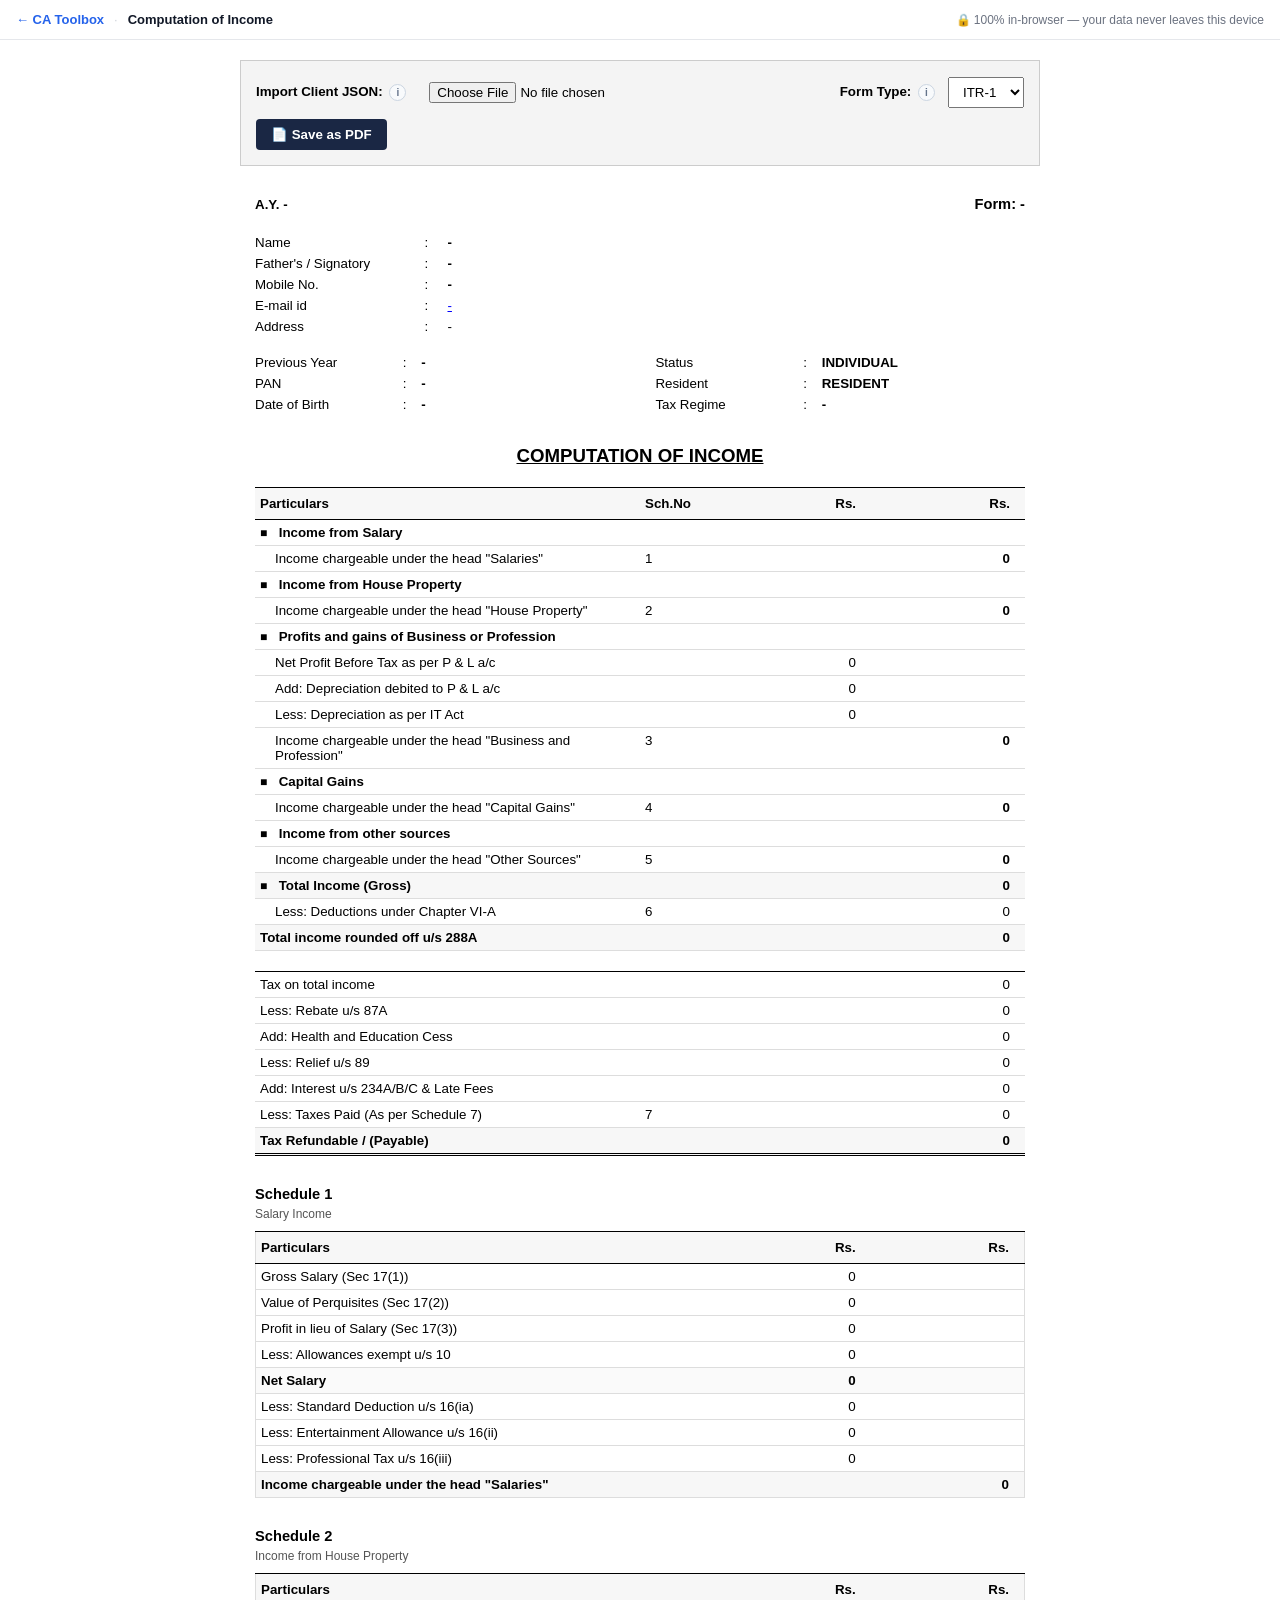
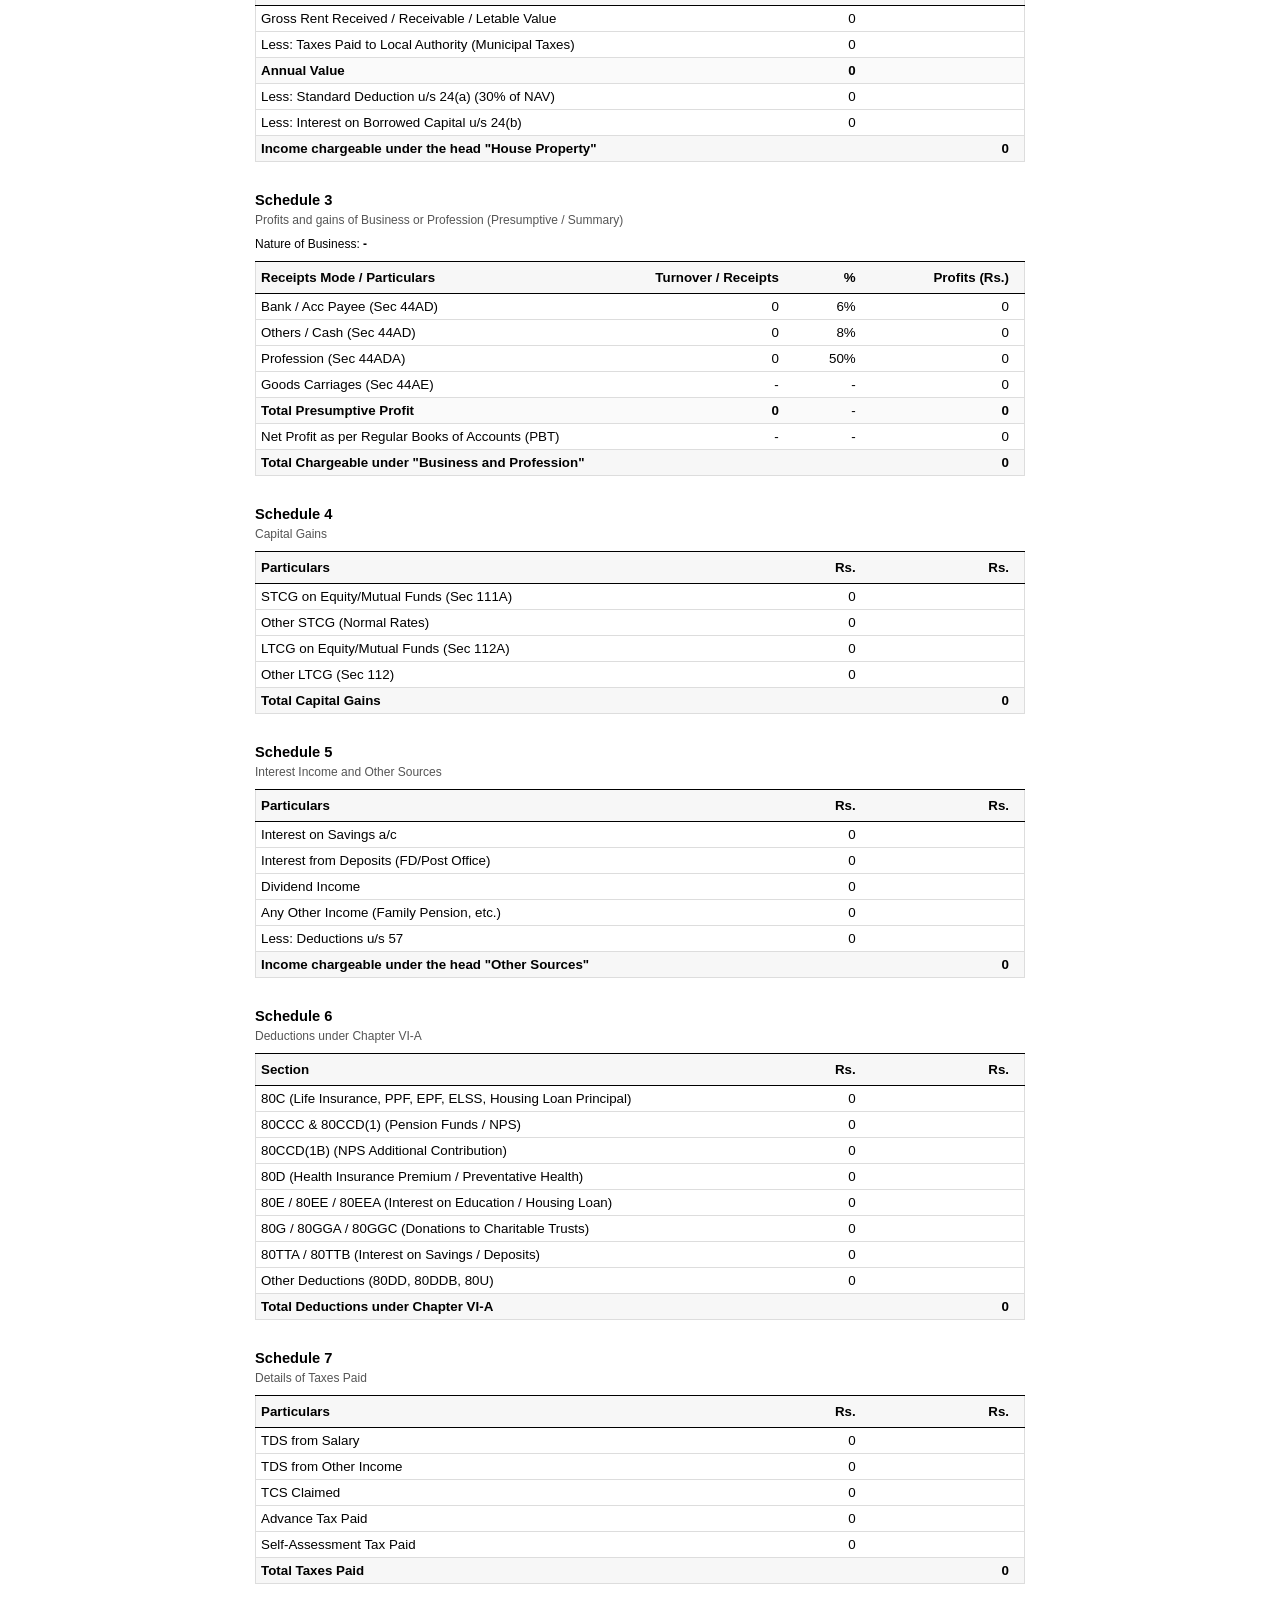
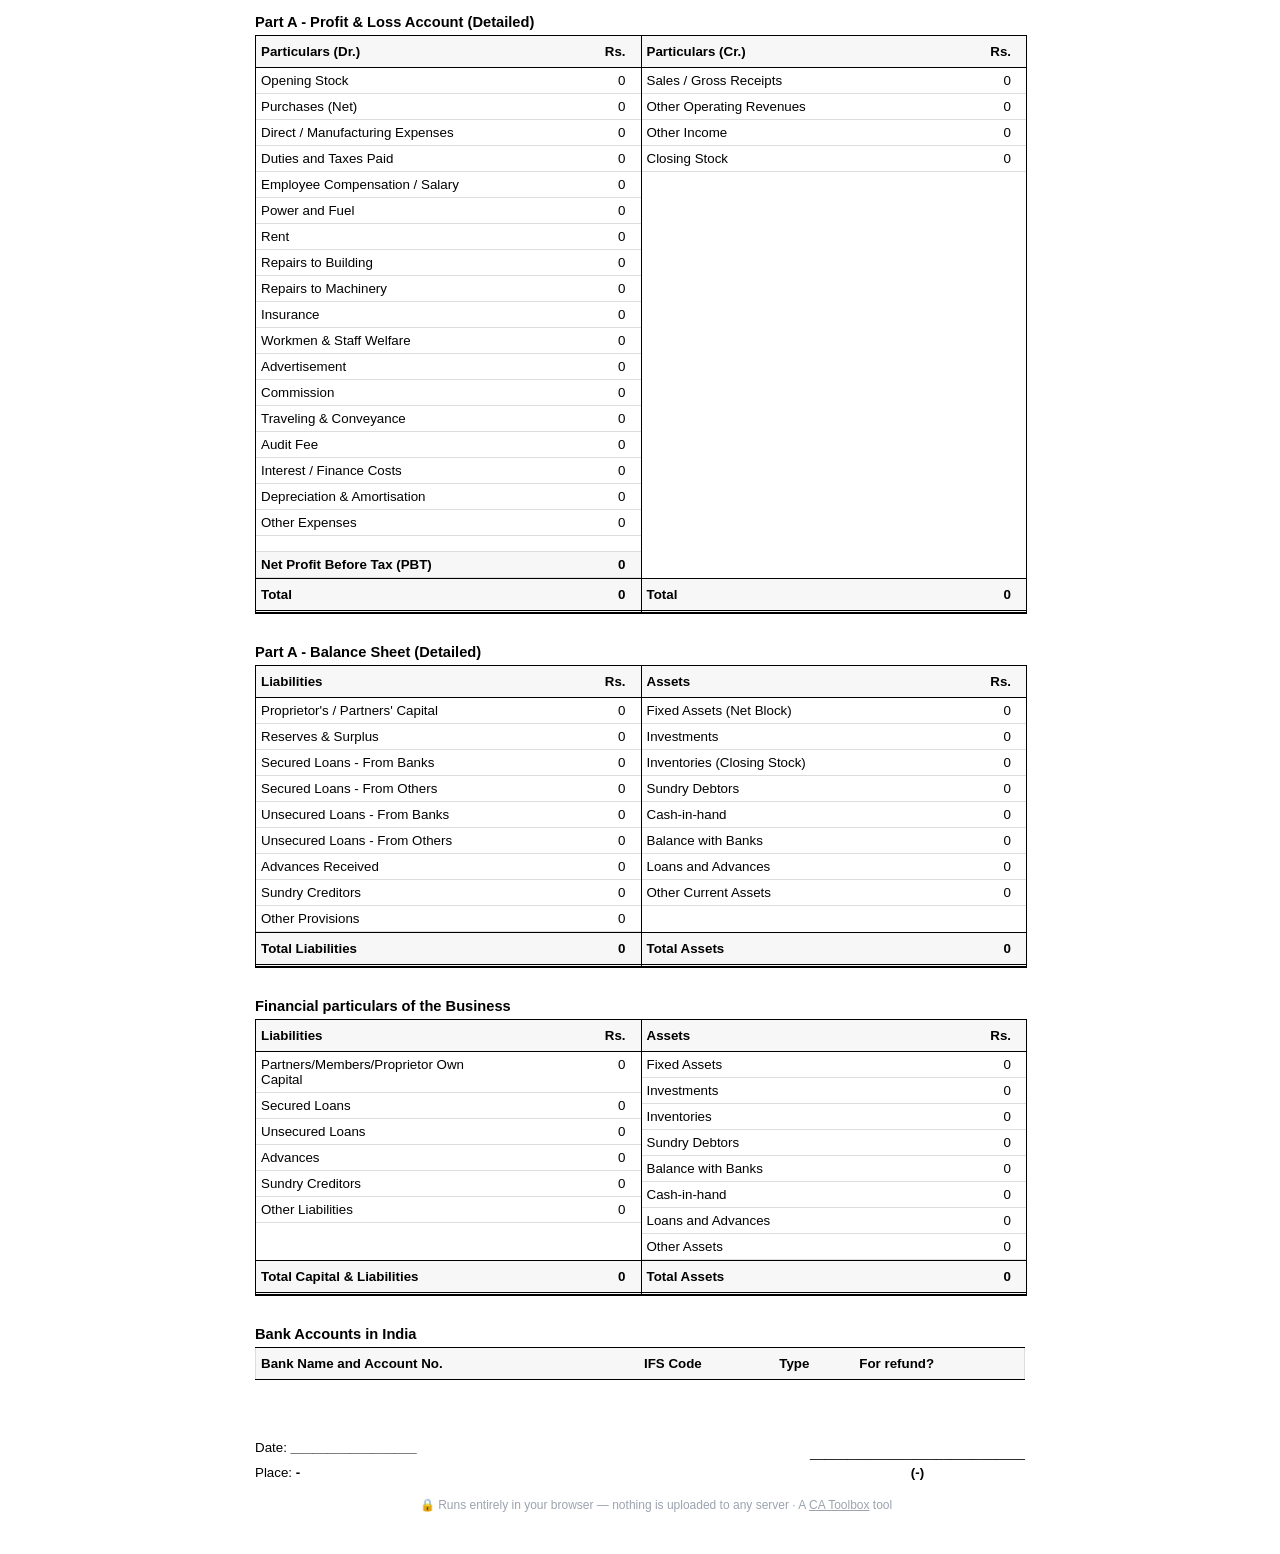
<file: computation/index.html>
<!DOCTYPE html>
<html lang="en">
<head>
    <meta charset="UTF-8">
    <meta name="viewport" content="width=device-width, initial-scale=1.0">
    <title>Computation of Income Generator</title>
    <meta name="description" content="Upload an ITR JSON (ITR-1 to ITR-6) and generate a ready-to-print Computation of Income with schedules, P&L, Balance Sheet and taxes paid. Runs entirely in your browser.">
    <link rel="icon" type="image/svg+xml" href="favicon.svg">
<link rel="stylesheet" href="/toolbox.css">
<script src="/toolbox.js" data-tool="Computation of Income" defer></script>
    <style>
        :root {
            --text-color: #000;
            --light-grey: #f7f7f7;
            --border-color: #ddd;
        }
        body {
            font-family: Arial, Helvetica, sans-serif;
            font-size: 10pt;
            color: var(--text-color);
            margin: 20px auto;
            max-width: 800px;
        }
        
        /* Web Controls (Hidden on Print/PDF) */
        .controls {
            background-color: #f4f4f4;
            padding: 15px;
            margin-bottom: 30px;
            border: 1px solid #ccc;
            display: flex;
            justify-content: space-between;
            align-items: center;
            flex-wrap: wrap;
            gap: 10px;
        }
        .file-upload-wrapper { display: flex; align-items: center; gap: 10px; }
        button, input[type="file"], select { padding: 6px 10px; font-size: 10pt; cursor: pointer; }
        
        .btn-pdf {
            background-color: #1a2744;
            color: white;
            border: none;
            border-radius: 4px;
            font-weight: bold;
            padding: 8px 15px;
        }
        .btn-pdf:hover {
            background-color: #0f172a;
        }

        /* Global Typography & Alignment */
        .text-right { text-align: right; }
        .text-center { text-align: center; }
        .text-left { text-align: left; }
        .bold { font-weight: bold; }
        .uppercase { text-transform: uppercase; }
        .indent { padding-left: 20px !important; }
        .bullet { display: inline-block; width: 15px; font-size: 9pt; }
        .group-header { font-style: italic; color: #333; background-color: #fafafa;}

        /* Header Section */
        .header-top { display: flex; justify-content: space-between; align-items: flex-end; margin-bottom: 20px; font-weight: bold;}
        
        .assessee-table { width: 100%; border-collapse: collapse; margin-bottom: 15px; }
        .assessee-table td { padding: 3px 0; vertical-align: top; }
        .assessee-table .lbl { width: 22%; }
        .assessee-table .colon { width: 3%; }
        .assessee-table .val { width: 75%; font-weight: bold; }
        
        .split-details { width: 100%; display: flex; justify-content: space-between; margin-bottom: 20px;}
        .split-col { width: 48%; }
        .split-col table { width: 100%; border-collapse: collapse; }
        .split-col td { padding: 3px 0; vertical-align: top; }
        .split-col .lbl { width: 40%; }
        .split-col .colon { width: 5%; }
        .split-col .val { font-weight: bold; }
        
        /* Minimalist Table Design with Light Grey Elements */
        table.comp-table { 
            width: 100%; 
            border-collapse: collapse; 
            margin-bottom: 25px; 
            border: 1px solid var(--border-color);
        }
        .comp-table th { 
            background-color: var(--light-grey);
            border-top: 1px solid #000; 
            border-bottom: 1px solid #000; 
            padding: 8px 5px; 
            text-align: left; 
            font-weight: bold; 
        }
        .comp-table td { padding: 5px 5px; vertical-align: top; border-bottom: 1px solid var(--border-color); }
        .comp-table th.num, .comp-table td.num { text-align: right; padding-right: 15px; }
        
        /* Line Styles for Totals */
        .line-top td { border-top: 1px solid #000; }
        .line-bottom td { border-bottom: 1px solid #000; }
        .line-double-bottom td { border-bottom: 3px double #000; }
        
        /* T-Format Accounting Table Styles (For B/S and P&L) */
        .t-format { 
            display: flex; 
            width: 100%; 
            border: 1px solid #000; 
            margin-bottom: 25px; 
            page-break-inside: avoid; 
        }
        .t-side { 
            flex: 1; 
            display: flex; 
            flex-direction: column; 
        }
        .t-side:first-child { 
            border-right: 1px solid #000; 
        }
        .t-table { 
            width: 100%; 
            border-collapse: collapse; 
        }
        .t-table th { 
            background-color: var(--light-grey);
            border-bottom: 1px solid #000; 
            padding: 8px 5px; 
            text-align: left; 
            font-weight: bold; 
        }
        .t-table td { 
            padding: 5px 5px; 
            vertical-align: top; 
            border-bottom: 1px solid var(--border-color);
        }
        .t-table th.num, .t-table td.num { 
            text-align: right; 
            padding-right: 15px;
        }
        .t-footer { 
            display: flex; 
            justify-content: space-between; 
            margin-top: auto; 
            background-color: var(--light-grey);
            border-top: 1px solid #000; 
            border-bottom: 3px double #000; 
            padding: 8px 15px 8px 5px;
            font-weight: bold; 
        }

        /* Schedule Headings */
        .sch-title { font-weight: bold; font-size: 11pt; margin-bottom: 5px; margin-top: 30px; }
        .sch-subtitle { font-size: 9pt; margin-bottom: 10px; color: #555; }

        .schedule { page-break-inside: avoid; }
        
        /* Hiding Logic Classes */
        .itr-hide { display: none !important; }
        .zero-hide { display: none !important; }

        @media print {
            @page {
                size: A4 portrait;
                margin: 12mm;
            }
            .controls { display: none !important; }
            body { margin: 0; max-width: 100%; }
            .schedule { page-break-inside: avoid; margin-bottom: 20px; }
            * {
                -webkit-print-color-adjust: exact !important;
                print-color-adjust: exact !important;
            }
        }
        #pdf-content { padding: 0 15px; }
    </style>
</head>
<body>

    <!-- CONTROLS -->
    <div class="controls" id="web-controls">
        <div class="file-upload-wrapper">
            <label for="jsonFileInput" class="bold">Import Client JSON: <i class="tb-i" data-help="Upload the JSON file downloaded from the income tax portal for your client (ITR-1 to ITR-6). The computation fills in automatically — nothing is uploaded anywhere.">i</i></label>
            <input type="file" id="jsonFileInput" accept=".json" onchange="handleFileUpload(event)">
        </div>
        
        <div class="file-upload-wrapper">
            <label for="itrSelector" class="bold">Form Type: <i class="tb-i" data-help="Controls which schedules and sections of the computation are shown (e.g. Salary appears for ITR-1/2, Business & P&L for ITR-3/5/6). It is auto-detected from the JSON but you can override it.">i</i></label>
            <select id="itrSelector" onchange="updateComputationFormat()">
                <option value="ITR-1">ITR-1</option>
                <option value="ITR-2">ITR-2</option>
                <option value="ITR-3">ITR-3</option>
                <option value="ITR-4">ITR-4</option>
                <option value="ITR-5">ITR-5</option>
                <option value="ITR-6">ITR-6</option>
            </select>
        </div>

        <button class="btn-pdf" onclick="generatePDF()">📄 Save as PDF</button>
    </div>

    <!-- WRAPPER FOR PDF GENERATION -->
    <div id="pdf-content">

        <!-- HEADER -->
        <div class="header-top">
            <div>A.Y. <span id="val_ay_head">-</span></div>
            <div id="val_itr_code" style="font-size: 11pt;">Form: -</div>
        </div>

        <!-- ASSESSEE DETAILS -->
        <table class="assessee-table">
            <tr><td class="lbl">Name</td><td class="colon">:</td><td class="val uppercase" id="val_name">-</td></tr>
            <tr><td class="lbl">Father's / Signatory</td><td class="colon">:</td><td class="val uppercase" id="val_father">-</td></tr>
            <tr><td class="lbl">Mobile No.</td><td class="colon">:</td><td class="val" id="val_mobile">-</td></tr>
            <tr><td class="lbl">E-mail id</td><td class="colon">:</td><td class="val" style="font-weight: normal; text-decoration: underline; color: blue;" id="val_email">-</td></tr>
            <tr><td class="lbl">Address</td><td class="colon">:</td><td class="val" style="font-weight: normal;" id="val_address">-</td></tr>
        </table>

        <div class="split-details">
            <div class="split-col">
                <table>
                    <tr><td class="lbl">Previous Year</td><td class="colon">:</td><td class="val" id="val_py">-</td></tr>
                    <tr><td class="lbl">PAN</td><td class="colon">:</td><td class="val uppercase" id="val_pan">-</td></tr>
                    <tr><td class="lbl">Date of Birth</td><td class="colon">:</td><td class="val" id="val_dob">-</td></tr>
                </table>
            </div>
            <div class="split-col">
                <table>
                    <tr><td class="lbl">Status</td><td class="colon">:</td><td class="val uppercase" id="val_status">INDIVIDUAL</td></tr>
                    <tr><td class="lbl">Resident</td><td class="colon">:</td><td class="val uppercase" id="val_resident">RESIDENT</td></tr>
                    <tr><td class="lbl">Tax Regime</td><td class="colon">:</td><td class="val" id="val_regime">-</td></tr>
                </table>
            </div>
        </div>

        <!-- MAIN COMPUTATION SUMMARY -->
        <div class="text-center" style="margin-top: 30px; margin-bottom: 20px;">
            <span class="bold uppercase" style="font-size: 14pt; text-decoration: underline;">COMPUTATION OF INCOME</span>
        </div>
        
        <table class="comp-table" style="border: none;">
            <thead>
                <tr>
                    <th width="50%">Particulars</th>
                    <th width="15%">Sch.No</th>
                    <th class="num" width="15%">Rs.</th>
                    <th class="num" width="20%">Rs.</th>
                </tr>
            </thead>
            <tbody>
                <!-- SALARY -->
                <tr class="itr-dependent" data-itr="ITR-1,ITR-2,ITR-3,ITR-4">
                    <td class="bold"><span class="bullet">■</span> Income from Salary</td>
                    <td></td><td></td><td></td>
                </tr>
                <tr class="itr-dependent" data-itr="ITR-1,ITR-2,ITR-3,ITR-4">
                    <td class="indent">Income chargeable under the head "Salaries"</td>
                    <td>1</td><td class="num"></td><td class="num bold" id="val_salary_net_sum">0</td>
                </tr>

                <!-- HOUSE PROPERTY -->
                <tr class="itr-dependent" data-itr="ITR-1,ITR-2,ITR-3,ITR-4,ITR-5,ITR-6">
                    <td class="bold"><span class="bullet">■</span> Income from House Property</td>
                    <td></td><td></td><td></td>
                </tr>
                <tr class="itr-dependent" data-itr="ITR-1,ITR-2,ITR-3,ITR-4,ITR-5,ITR-6">
                    <td class="indent">Income chargeable under the head "House Property"</td>
                    <td>2</td><td class="num"></td><td class="num bold" id="val_hp_net_sum">0</td>
                </tr>

                <!-- BUSINESS / PROFESSION -->
                <tr class="itr-dependent" data-itr="ITR-3,ITR-4,ITR-5,ITR-6">
                    <td class="bold"><span class="bullet">■</span> Profits and gains of Business or Profession</td>
                    <td></td><td></td><td></td>
                </tr>
                
                <tr class="hide-if-zero itr-dependent" data-itr="ITR-3,ITR-5,ITR-6">
                    <td class="indent">Net Profit Before Tax as per P & L a/c</td>
                    <td></td><td class="num" id="val_comp_bp_pbt">0</td><td></td>
                </tr>
                <tr class="hide-if-zero itr-dependent" data-itr="ITR-3,ITR-5,ITR-6">
                    <td class="indent">Add: Depreciation debited to P & L a/c</td>
                    <td></td><td class="num" id="val_comp_bp_add">0</td><td></td>
                </tr>
                <tr class="hide-if-zero itr-dependent" data-itr="ITR-3,ITR-5,ITR-6">
                    <td class="indent">Less: Depreciation as per IT Act</td>
                    <td></td><td class="num" id="val_comp_bp_less">0</td><td></td>
                </tr>
                <tr class="itr-dependent" data-itr="ITR-3,ITR-4,ITR-5,ITR-6">
                    <td class="indent">Income chargeable under the head "Business and Profession"</td>
                    <td>3</td><td class="num"></td><td class="num bold" id="val_bp_net_sum">0</td>
                </tr>

                <!-- CAPITAL GAINS -->
                <tr class="itr-dependent" data-itr="ITR-2,ITR-3,ITR-5,ITR-6">
                    <td class="bold"><span class="bullet">■</span> Capital Gains</td>
                    <td></td><td></td><td></td>
                </tr>
                <tr class="itr-dependent" data-itr="ITR-2,ITR-3,ITR-5,ITR-6">
                    <td class="indent">Income chargeable under the head "Capital Gains"</td>
                    <td>4</td><td class="num"></td><td class="num bold" id="val_cg_net_sum">0</td>
                </tr>

                <!-- OTHER SOURCES -->
                <tr class="itr-dependent" data-itr="ITR-1,ITR-2,ITR-3,ITR-4,ITR-5,ITR-6">
                    <td class="bold"><span class="bullet">■</span> Income from other sources</td>
                    <td></td><td></td><td></td>
                </tr>
                <tr class="itr-dependent" data-itr="ITR-1,ITR-2,ITR-3,ITR-4,ITR-5,ITR-6">
                    <td class="indent">Income chargeable under the head "Other Sources"</td>
                    <td>5</td><td class="num"></td><td class="num bold" id="val_os_net_sum">0</td>
                </tr>

                <!-- GROSS TOTAL -->
                <tr class="line-top" style="background-color: var(--light-grey);">
                    <td class="bold"><span class="bullet">■</span> Total Income (Gross)</td>
                    <td></td><td></td><td class="num bold" id="val_gti">0</td>
                </tr>
                <tr class="itr-dependent" data-itr="ITR-1,ITR-2,ITR-3,ITR-4,ITR-5,ITR-6">
                    <td class="indent">Less: Deductions under Chapter VI-A</td>
                    <td>6</td><td class="num"></td><td class="num" id="val_deductions_sum">0</td>
                </tr>

                <!-- NET TAXABLE INCOME -->
                <tr class="line-top" style="background-color: var(--light-grey);">
                    <td class="bold">Total income rounded off u/s 288A</td>
                    <td></td><td></td><td class="num bold" id="val_total_income">0</td>
                </tr>
                
                <!-- TAX COMPUTATION -->
                <tr><td colspan="4" style="padding-top: 15px; border-bottom: none;"></td></tr>
                <tr class="line-top">
                    <td>Tax on total income</td><td></td><td class="num"></td><td class="num" id="val_tax_payable">0</td>
                </tr>
                <tr class="hide-if-zero">
                    <td>Less: Rebate u/s 87A</td><td></td><td class="num"></td><td class="num" id="val_rebate">0</td>
                </tr>
                <tr class="hide-if-zero">
                    <td>Add: Health and Education Cess</td><td></td><td class="num"></td><td class="num" id="val_cess">0</td>
                </tr>
                <tr class="hide-if-zero">
                    <td>Less: Relief u/s 89</td><td></td><td class="num"></td><td class="num" id="val_relief89">0</td>
                </tr>
                <tr class="hide-if-zero">
                    <td>Add: Interest u/s 234A/B/C & Late Fees</td><td></td><td class="num"></td><td class="num" id="val_interest">0</td>
                </tr>
                <tr class="hide-if-zero">
                    <td>Less: Taxes Paid (As per Schedule 7)</td><td>7</td><td class="num"></td><td class="num" id="val_tds">0</td>
                </tr>
                <tr class="line-top line-double-bottom" style="background-color: var(--light-grey);">
                    <td class="bold" id="lbl_refundable">Tax Refundable / (Payable)</td><td></td><td></td><td class="num bold" id="val_refundable">0</td>
                </tr>
            </tbody>
        </table>

        <!-- SCHEDULE 1: SALARY -->
        <div class="schedule itr-dependent" data-itr="ITR-1,ITR-2,ITR-3,ITR-4" id="sch_salary">
            <div class="sch-title">Schedule 1</div>
            <div class="sch-subtitle">Salary Income</div>
            <table class="comp-table">
                <thead>
                    <tr>
                        <th>Particulars</th>
                        <th class="num" width="20%">Rs.</th>
                        <th class="num" width="20%">Rs.</th>
                    </tr>
                </thead>
                <tbody>
                    <tr class="hide-if-zero">
                        <td>Gross Salary (Sec 17(1))</td><td class="num" id="val_sal_gross">0</td><td></td>
                    </tr>
                    <tr class="hide-if-zero">
                        <td>Value of Perquisites (Sec 17(2))</td><td class="num" id="val_sal_perq">0</td><td></td>
                    </tr>
                    <tr class="hide-if-zero">
                        <td>Profit in lieu of Salary (Sec 17(3))</td><td class="num" id="val_sal_profit">0</td><td></td>
                    </tr>
                    <tr class="hide-if-zero">
                        <td>Less: Allowances exempt u/s 10</td><td class="num" id="val_sal_sec10">0</td><td></td>
                    </tr>
                    <tr class="hide-if-zero line-top" style="background-color: #fafafa;">
                        <td class="bold">Net Salary</td><td class="num bold" id="val_sal_net_sub">0</td><td></td>
                    </tr>
                    <tr class="hide-if-zero">
                        <td>Less: Standard Deduction u/s 16(ia)</td><td class="num" id="val_sal_std">0</td><td></td>
                    </tr>
                    <tr class="hide-if-zero">
                        <td>Less: Entertainment Allowance u/s 16(ii)</td><td class="num" id="val_sal_ent">0</td><td></td>
                    </tr>
                    <tr class="hide-if-zero">
                        <td>Less: Professional Tax u/s 16(iii)</td><td class="num" id="val_sal_prof">0</td><td></td>
                    </tr>
                    <tr class="line-top" style="background-color: var(--light-grey);">
                        <td class="bold">Income chargeable under the head "Salaries"</td><td></td><td class="num bold" id="val_sal_net_sched">0</td>
                    </tr>
                </tbody>
            </table>
        </div>

        <!-- SCHEDULE 2: HOUSE PROPERTY -->
        <div class="schedule itr-dependent" data-itr="ITR-1,ITR-2,ITR-3,ITR-4,ITR-5,ITR-6" id="sch_hp">
            <div class="sch-title">Schedule 2</div>
            <div class="sch-subtitle">Income from House Property</div>
            <table class="comp-table">
                <thead>
                    <tr>
                        <th>Particulars</th>
                        <th class="num" width="20%">Rs.</th>
                        <th class="num" width="20%">Rs.</th>
                    </tr>
                </thead>
                <tbody>
                    <tr class="hide-if-zero">
                        <td>Gross Rent Received / Receivable / Letable Value</td><td class="num" id="val_hp_gross">0</td><td></td>
                    </tr>
                    <tr class="hide-if-zero">
                        <td>Less: Taxes Paid to Local Authority (Municipal Taxes)</td><td class="num" id="val_hp_muncipal">0</td><td></td>
                    </tr>
                    <tr class="hide-if-zero line-top" style="background-color: #fafafa;">
                        <td class="bold">Annual Value</td><td class="num bold" id="val_hp_nav">0</td><td></td>
                    </tr>
                    <tr class="hide-if-zero">
                        <td>Less: Standard Deduction u/s 24(a) (30% of NAV)</td><td class="num" id="val_hp_std">0</td><td></td>
                    </tr>
                    <tr class="hide-if-zero">
                        <td>Less: Interest on Borrowed Capital u/s 24(b)</td><td class="num" id="val_hp_int">0</td><td></td>
                    </tr>
                    <tr class="line-top" style="background-color: var(--light-grey);">
                        <td class="bold">Income chargeable under the head "House Property"</td><td></td><td class="num bold" id="val_hp_net_sched">0</td>
                    </tr>
                </tbody>
            </table>
        </div>

        <!-- SCHEDULE 3: BUSINESS & PROFESSION (PRESUMPTIVE) -->
        <div class="schedule itr-dependent" data-itr="ITR-3,ITR-4,ITR-5,ITR-6" id="sch_bp">
            <div class="sch-title">Schedule 3</div>
            <div class="sch-subtitle">Profits and gains of Business or Profession (Presumptive / Summary)</div>
            <div style="font-size: 9pt; margin-bottom: 10px;" class="hide-if-zero">Nature of Business: <span class="bold uppercase" id="val_nature_biz">-</span></div>
            <table class="comp-table">
                <thead>
                    <tr>
                        <th>Receipts Mode / Particulars</th>
                        <th class="num" width="25%">Turnover / Receipts</th>
                        <th class="num" width="10%">%</th>
                        <th class="num" width="20%">Profits (Rs.)</th>
                    </tr>
                </thead>
                <tbody>
                    <tr class="hide-if-zero itr-dependent" data-itr="ITR-3,ITR-4,ITR-5,ITR-6">
                        <td>Bank / Acc Payee (Sec 44AD)</td>
                        <td class="num" id="val_bp_gross_bank">0</td>
                        <td class="num" id="val_bp_pct_bank">6%</td>
                        <td class="num" id="val_bp_prof_bank">0</td>
                    </tr>
                    <tr class="hide-if-zero itr-dependent" data-itr="ITR-3,ITR-4,ITR-5,ITR-6">
                        <td>Others / Cash (Sec 44AD)</td>
                        <td class="num" id="val_bp_gross_cash">0</td>
                        <td class="num" id="val_bp_pct_cash">8%</td>
                        <td class="num" id="val_bp_prof_cash">0</td>
                    </tr>
                    <tr class="hide-if-zero itr-dependent" data-itr="ITR-3,ITR-4,ITR-5,ITR-6">
                        <td>Profession (Sec 44ADA)</td>
                        <td class="num" id="val_bp_gross_ada">0</td>
                        <td class="num" id="val_bp_pct_ada">50%</td>
                        <td class="num" id="val_bp_prof_ada">0</td>
                    </tr>
                    <tr class="hide-if-zero itr-dependent" data-itr="ITR-3,ITR-4,ITR-5,ITR-6">
                        <td>Goods Carriages (Sec 44AE)</td>
                        <td class="num">-</td>
                        <td class="num">-</td>
                        <td class="num" id="val_bp_prof_ae">0</td>
                    </tr>
                    <tr class="hide-if-zero line-top itr-dependent" data-itr="ITR-3,ITR-4,ITR-5,ITR-6" style="background-color: #fafafa;">
                        <td class="bold">Total Presumptive Profit</td>
                        <td class="num bold" id="val_bp_gross_tot">0</td>
                        <td class="num">-</td>
                        <td class="num bold" id="val_bp_profit_presump">0</td>
                    </tr>
                    <tr class="hide-if-zero itr-dependent" data-itr="ITR-3,ITR-5,ITR-6">
                        <td>Net Profit as per Regular Books of Accounts (PBT)</td>
                        <td class="num">-</td><td class="num">-</td>
                        <td class="num" id="val_bp_profit_reg">0</td>
                    </tr>
                    <tr class="line-top" style="background-color: var(--light-grey);">
                        <td colspan="3" class="bold">Total Chargeable under "Business and Profession"</td>
                        <td class="num bold" id="val_bp_net_sched">0</td>
                    </tr>
                </tbody>
            </table>
        </div>

        <!-- SCHEDULE 4: CAPITAL GAINS -->
        <div class="schedule itr-dependent" data-itr="ITR-2,ITR-3,ITR-5,ITR-6" id="sch_cg">
            <div class="sch-title">Schedule 4</div>
            <div class="sch-subtitle">Capital Gains</div>
            <table class="comp-table">
                <thead>
                    <tr>
                        <th>Particulars</th>
                        <th class="num" width="20%">Rs.</th>
                        <th class="num" width="20%">Rs.</th>
                    </tr>
                </thead>
                <tbody>
                    <tr class="hide-if-zero">
                        <td>STCG on Equity/Mutual Funds (Sec 111A)</td><td class="num" id="val_cg_111a">0</td><td></td>
                    </tr>
                    <tr class="hide-if-zero">
                        <td>Other STCG (Normal Rates)</td><td class="num" id="val_cg_stcg_other">0</td><td></td>
                    </tr>
                    <tr class="hide-if-zero">
                        <td>LTCG on Equity/Mutual Funds (Sec 112A)</td><td class="num" id="val_cg_112a">0</td><td></td>
                    </tr>
                    <tr class="hide-if-zero">
                        <td>Other LTCG (Sec 112)</td><td class="num" id="val_cg_ltcg_other">0</td><td></td>
                    </tr>
                    <tr class="line-top" style="background-color: var(--light-grey);">
                        <td class="bold">Total Capital Gains</td><td></td><td class="num bold" id="val_cg_net_sched">0</td>
                    </tr>
                </tbody>
            </table>
        </div>

        <!-- SCHEDULE 5: OTHER SOURCES -->
        <div class="schedule itr-dependent" data-itr="ITR-1,ITR-2,ITR-3,ITR-4,ITR-5,ITR-6" id="sch_os">
            <div class="sch-title">Schedule 5</div>
            <div class="sch-subtitle">Interest Income and Other Sources</div>
            <table class="comp-table">
                <thead>
                    <tr>
                        <th>Particulars</th>
                        <th class="num" width="20%">Rs.</th>
                        <th class="num" width="20%">Rs.</th>
                    </tr>
                </thead>
                <tbody>
                    <tr class="hide-if-zero">
                        <td>Interest on Savings a/c</td><td class="num" id="val_os_sav">0</td><td></td>
                    </tr>
                    <tr class="hide-if-zero">
                        <td>Interest from Deposits (FD/Post Office)</td><td class="num" id="val_os_fd">0</td><td></td>
                    </tr>
                    <tr class="hide-if-zero">
                        <td>Dividend Income</td><td class="num" id="val_os_div">0</td><td></td>
                    </tr>
                    <tr class="hide-if-zero">
                        <td>Any Other Income (Family Pension, etc.)</td><td class="num" id="val_os_other">0</td><td></td>
                    </tr>
                    <tr class="hide-if-zero">
                        <td>Less: Deductions u/s 57</td><td class="num" id="val_os_ded">0</td><td></td>
                    </tr>
                    <tr class="line-top" style="background-color: var(--light-grey);">
                        <td class="bold">Income chargeable under the head "Other Sources"</td><td></td><td class="num bold" id="val_os_net_sched">0</td>
                    </tr>
                </tbody>
            </table>
        </div>

        <!-- SCHEDULE 6: DEDUCTIONS -->
        <div class="schedule itr-dependent" data-itr="ITR-1,ITR-2,ITR-3,ITR-4,ITR-5,ITR-6" id="sch_via">
            <div class="sch-title">Schedule 6</div>
            <div class="sch-subtitle">Deductions under Chapter VI-A</div>
            <table class="comp-table">
                <thead>
                    <tr>
                        <th>Section</th>
                        <th class="num" width="20%">Rs.</th>
                        <th class="num" width="20%">Rs.</th>
                    </tr>
                </thead>
                <tbody>
                    <tr class="hide-if-zero">
                        <td>80C (Life Insurance, PPF, EPF, ELSS, Housing Loan Principal)</td><td class="num" id="val_80c">0</td><td></td>
                    </tr>
                    <tr class="hide-if-zero">
                        <td>80CCC & 80CCD(1) (Pension Funds / NPS)</td><td class="num" id="val_80ccc">0</td><td></td>
                    </tr>
                    <tr class="hide-if-zero">
                        <td>80CCD(1B) (NPS Additional Contribution)</td><td class="num" id="val_80ccd1b">0</td><td></td>
                    </tr>
                    <tr class="hide-if-zero">
                        <td>80D (Health Insurance Premium / Preventative Health)</td><td class="num" id="val_80d">0</td><td></td>
                    </tr>
                    <tr class="hide-if-zero">
                        <td>80E / 80EE / 80EEA (Interest on Education / Housing Loan)</td><td class="num" id="val_80e">0</td><td></td>
                    </tr>
                    <tr class="hide-if-zero">
                        <td>80G / 80GGA / 80GGC (Donations to Charitable Trusts)</td><td class="num" id="val_80g">0</td><td></td>
                    </tr>
                    <tr class="hide-if-zero">
                        <td>80TTA / 80TTB (Interest on Savings / Deposits)</td><td class="num" id="val_80tta">0</td><td></td>
                    </tr>
                    <tr class="hide-if-zero">
                        <td>Other Deductions (80DD, 80DDB, 80U)</td><td class="num" id="val_80oth">0</td><td></td>
                    </tr>
                    <tr class="line-top" style="background-color: var(--light-grey);">
                        <td class="bold">Total Deductions under Chapter VI-A</td><td></td><td class="num bold" id="val_deductions_sched">0</td>
                    </tr>
                </tbody>
            </table>
        </div>

        <!-- SCHEDULE 7: TAXES PAID -->
        <div class="schedule itr-dependent" data-itr="ITR-1,ITR-2,ITR-3,ITR-4,ITR-5,ITR-6" id="sch_taxes">
            <div class="sch-title">Schedule 7</div>
            <div class="sch-subtitle">Details of Taxes Paid</div>
            <table class="comp-table">
                <thead>
                    <tr>
                        <th>Particulars</th>
                        <th class="num" width="20%">Rs.</th>
                        <th class="num" width="20%">Rs.</th>
                    </tr>
                </thead>
                <tbody>
                    <tr class="hide-if-zero">
                        <td>TDS from Salary</td><td class="num" id="val_tds_sal">0</td><td></td>
                    </tr>
                    <tr class="hide-if-zero">
                        <td>TDS from Other Income</td><td class="num" id="val_tds_oth">0</td><td></td>
                    </tr>
                    <tr class="hide-if-zero">
                        <td>TCS Claimed</td><td class="num" id="val_tcs">0</td><td></td>
                    </tr>
                    <tr class="hide-if-zero">
                        <td>Advance Tax Paid</td><td class="num" id="val_adv_tax">0</td><td></td>
                    </tr>
                    <tr class="hide-if-zero">
                        <td>Self-Assessment Tax Paid</td><td class="num" id="val_sa_tax">0</td><td></td>
                    </tr>
                    <tr class="line-top" style="background-color: var(--light-grey);">
                        <td class="bold">Total Taxes Paid</td><td></td><td class="num bold" id="val_tot_taxes_paid">0</td>
                    </tr>
                </tbody>
            </table>
        </div>

        <!-- ITR-3/5/6 DETAILED REGULAR PROFIT & LOSS (T-FORMAT) -->
        <div class="schedule itr-dependent" data-itr="ITR-3,ITR-5,ITR-6" id="sch_pl3">
            <div class="sch-title">Part A - Profit & Loss Account (Detailed)</div>
            <div class="t-format">
                <!-- DR SIDE -->
                <div class="t-side">
                    <table class="t-table">
                        <thead>
                            <tr>
                                <th>Particulars (Dr.)</th>
                                <th class="num" width="30%">Rs.</th>
                            </tr>
                        </thead>
                        <tbody>
                            <tr class="hide-if-zero">
                                <td>Opening Stock</td>
                                <td class="num" id="val_pl_op_stock">0</td>
                            </tr>
                            <tr class="hide-if-zero">
                                <td>Purchases (Net)</td>
                                <td class="num" id="val_pl_purchases">0</td>
                            </tr>
                            <tr class="hide-if-zero">
                                <td>Direct / Manufacturing Expenses</td>
                                <td class="num" id="val_pl_direct_exp">0</td>
                            </tr>
                            <tr class="hide-if-zero">
                                <td>Duties and Taxes Paid</td>
                                <td class="num" id="val_pl_duties">0</td>
                            </tr>
                            <tr class="hide-if-zero">
                                <td>Employee Compensation / Salary</td>
                                <td class="num" id="val_pl_emp_comp">0</td>
                            </tr>
                            <tr class="hide-if-zero">
                                <td>Power and Fuel</td>
                                <td class="num" id="val_pl_power_fuel">0</td>
                            </tr>
                            <tr class="hide-if-zero">
                                <td>Rent</td>
                                <td class="num" id="val_pl_rent">0</td>
                            </tr>
                            <tr class="hide-if-zero">
                                <td>Repairs to Building</td>
                                <td class="num" id="val_pl_rep_bldg">0</td>
                            </tr>
                            <tr class="hide-if-zero">
                                <td>Repairs to Machinery</td>
                                <td class="num" id="val_pl_rep_mach">0</td>
                            </tr>
                            <tr class="hide-if-zero">
                                <td>Insurance</td>
                                <td class="num" id="val_pl_insurance">0</td>
                            </tr>
                            <tr class="hide-if-zero">
                                <td>Workmen & Staff Welfare</td>
                                <td class="num" id="val_pl_welfare">0</td>
                            </tr>
                            <tr class="hide-if-zero">
                                <td>Advertisement</td>
                                <td class="num" id="val_pl_adv">0</td>
                            </tr>
                            <tr class="hide-if-zero">
                                <td>Commission</td>
                                <td class="num" id="val_pl_comm">0</td>
                            </tr>
                            <tr class="hide-if-zero">
                                <td>Traveling & Conveyance</td>
                                <td class="num" id="val_pl_travel">0</td>
                            </tr>
                            <tr class="hide-if-zero">
                                <td>Audit Fee</td>
                                <td class="num" id="val_pl_audit">0</td>
                            </tr>
                            <tr class="hide-if-zero">
                                <td>Interest / Finance Costs</td>
                                <td class="num" id="val_pl_finance">0</td>
                            </tr>
                            <tr class="hide-if-zero">
                                <td>Depreciation & Amortisation</td>
                                <td class="num" id="val_pl_depr">0</td>
                            </tr>
                            <tr class="hide-if-zero">
                                <td>Other Expenses</td>
                                <td class="num" id="val_pl_other_exp">0</td>
                            </tr>
                            <tr><td colspan="2" style="padding-top:10px;"></td></tr>
                            <tr class="hide-if-zero line-top" style="background-color: var(--light-grey);">
                                <td class="bold">Net Profit Before Tax (PBT)</td>
                                <td class="num bold" id="val_pl3_pbt_t">0</td>
                            </tr>
                        </tbody>
                    </table>
                    <div class="t-footer">
                        <span>Total</span>
                        <span id="val_pl_dr_tot">0</span>
                    </div>
                </div>
                
                <!-- CR SIDE -->
                <div class="t-side">
                    <table class="t-table">
                        <thead>
                            <tr>
                                <th>Particulars (Cr.)</th>
                                <th class="num" width="30%">Rs.</th>
                            </tr>
                        </thead>
                        <tbody>
                            <tr class="hide-if-zero">
                                <td>Sales / Gross Receipts</td>
                                <td class="num" id="val_pl_revenue">0</td>
                            </tr>
                            <tr class="hide-if-zero">
                                <td>Other Operating Revenues</td>
                                <td class="num" id="val_pl_other_op">0</td>
                            </tr>
                            <tr class="hide-if-zero">
                                <td>Other Income</td>
                                <td class="num" id="val_pl_other_inc">0</td>
                            </tr>
                            <tr class="hide-if-zero">
                                <td>Closing Stock</td>
                                <td class="num" id="val_pl_cl_stock">0</td>
                            </tr>
                        </tbody>
                    </table>
                    <div class="t-footer">
                        <span>Total</span>
                        <span id="val_pl_cr_tot">0</span>
                    </div>
                </div>
            </div>
        </div>

        <!-- ITR-3/5/6 DETAILED BALANCE SHEET (T-FORMAT) -->
        <div class="schedule itr-dependent" data-itr="ITR-3,ITR-5,ITR-6" id="sch_bs3">
            <div class="sch-title">Part A - Balance Sheet (Detailed)</div>
            <div class="t-format">
                <!-- LIABILITIES -->
                <div class="t-side">
                    <table class="t-table">
                        <thead>
                            <tr>
                                <th>Liabilities</th>
                                <th class="num" width="30%">Rs.</th>
                            </tr>
                        </thead>
                        <tbody>
                            <tr class="hide-if-zero">
                                <td>Proprietor's / Partners' Capital</td>
                                <td class="num" id="val_bs_cap">0</td>
                            </tr>
                            <tr class="hide-if-zero">
                                <td>Reserves & Surplus</td>
                                <td class="num" id="val_bs_res">0</td>
                            </tr>
                            <tr class="hide-if-zero">
                                <td>Secured Loans - From Banks</td>
                                <td class="num" id="val_bs_sec_bank">0</td>
                            </tr>
                            <tr class="hide-if-zero">
                                <td>Secured Loans - From Others</td>
                                <td class="num" id="val_bs_sec_oth">0</td>
                            </tr>
                            <tr class="hide-if-zero">
                                <td>Unsecured Loans - From Banks</td>
                                <td class="num" id="val_bs_unsec_bank">0</td>
                            </tr>
                            <tr class="hide-if-zero">
                                <td>Unsecured Loans - From Others</td>
                                <td class="num" id="val_bs_unsec_oth">0</td>
                            </tr>
                            <tr class="hide-if-zero">
                                <td>Advances Received</td>
                                <td class="num" id="val_bs_advances">0</td>
                            </tr>
                            <tr class="hide-if-zero">
                                <td>Sundry Creditors</td>
                                <td class="num" id="val_bs_trade_pay">0</td>
                            </tr>
                            <tr class="hide-if-zero">
                                <td>Other Provisions</td>
                                <td class="num" id="val_bs_provisions">0</td>
                            </tr>
                        </tbody>
                    </table>
                    <div class="t-footer">
                        <span>Total Liabilities</span>
                        <span id="val_bs_tot_liab">0</span>
                    </div>
                </div>
                
                <!-- ASSETS -->
                <div class="t-side">
                    <table class="t-table">
                        <thead>
                            <tr>
                                <th>Assets</th>
                                <th class="num" width="30%">Rs.</th>
                            </tr>
                        </thead>
                        <tbody>
                            <tr class="hide-if-zero">
                                <td>Fixed Assets (Net Block)</td>
                                <td class="num" id="val_bs_ppe">0</td>
                            </tr>
                            <tr class="hide-if-zero">
                                <td>Investments</td>
                                <td class="num" id="val_bs_investments">0</td>
                            </tr>
                            <tr class="hide-if-zero">
                                <td>Inventories (Closing Stock)</td>
                                <td class="num" id="val_bs_inventories">0</td>
                            </tr>
                            <tr class="hide-if-zero">
                                <td>Sundry Debtors</td>
                                <td class="num" id="val_bs_trade_rec">0</td>
                            </tr>
                            <tr class="hide-if-zero">
                                <td>Cash-in-hand</td>
                                <td class="num" id="val_bs_cash">0</td>
                            </tr>
                            <tr class="hide-if-zero">
                                <td>Balance with Banks</td>
                                <td class="num" id="val_bs_bank">0</td>
                            </tr>
                            <tr class="hide-if-zero">
                                <td>Loans and Advances</td>
                                <td class="num" id="val_bs_lt_adv">0</td>
                            </tr>
                            <tr class="hide-if-zero">
                                <td>Other Current Assets</td>
                                <td class="num" id="val_bs_oth_curr_ast">0</td>
                            </tr>
                        </tbody>
                    </table>
                    <div class="t-footer">
                        <span>Total Assets</span>
                        <span id="val_bs_tot_ast">0</span>
                    </div>
                </div>
            </div>
        </div>

        <!-- FINANCIAL PARTICULARS (ITR-4 BALANCE SHEET) -->
        <div class="schedule itr-dependent" data-itr="ITR-4" id="sch_bs4">
            <div class="sch-title">Financial particulars of the Business</div>
            <div class="t-format">
                <!-- LIABILITIES -->
                <div class="t-side">
                    <table class="t-table">
                        <thead>
                            <tr>
                                <th>Liabilities</th>
                                <th class="num" width="35%">Rs.</th>
                            </tr>
                        </thead>
                        <tbody>
                            <tr class="hide-if-zero">
                                <td>Partners/Members/Proprietor Own Capital</td>
                                <td class="num" id="val_bs4_cap">0</td>
                            </tr>
                            <tr class="hide-if-zero">
                                <td>Secured Loans</td>
                                <td class="num" id="val_bs4_sec_loan">0</td>
                            </tr>
                            <tr class="hide-if-zero">
                                <td>Unsecured Loans</td>
                                <td class="num" id="val_bs4_unsec_loan">0</td>
                            </tr>
                            <tr class="hide-if-zero">
                                <td>Advances</td>
                                <td class="num" id="val_bs4_advances">0</td>
                            </tr>
                            <tr class="hide-if-zero">
                                <td>Sundry Creditors</td>
                                <td class="num" id="val_bs4_cred">0</td>
                            </tr>
                            <tr class="hide-if-zero">
                                <td>Other Liabilities</td>
                                <td class="num" id="val_bs4_oth_liab">0</td>
                            </tr>
                        </tbody>
                    </table>
                    <div class="t-footer">
                        <span>Total Capital & Liabilities</span>
                        <span id="val_bs4_tot_liab">0</span>
                    </div>
                </div>

                <!-- ASSETS -->
                <div class="t-side">
                    <table class="t-table">
                        <thead>
                            <tr>
                                <th>Assets</th>
                                <th class="num" width="35%">Rs.</th>
                            </tr>
                        </thead>
                        <tbody>
                            <tr class="hide-if-zero">
                                <td>Fixed Assets</td>
                                <td class="num" id="val_bs4_fixed">0</td>
                            </tr>
                            <tr class="hide-if-zero">
                                <td>Investments</td>
                                <td class="num" id="val_bs4_inv">0</td>
                            </tr>
                            <tr class="hide-if-zero">
                                <td>Inventories</td>
                                <td class="num" id="val_bs4_inventories">0</td>
                            </tr>
                            <tr class="hide-if-zero">
                                <td>Sundry Debtors</td>
                                <td class="num" id="val_bs4_debtors">0</td>
                            </tr>
                            <tr class="hide-if-zero">
                                <td>Balance with Banks</td>
                                <td class="num" id="val_bs4_bank">0</td>
                            </tr>
                            <tr class="hide-if-zero">
                                <td>Cash-in-hand</td>
                                <td class="num" id="val_bs4_cash">0</td>
                            </tr>
                            <tr class="hide-if-zero">
                                <td>Loans and Advances</td>
                                <td class="num" id="val_bs4_loan_adv">0</td>
                            </tr>
                            <tr class="hide-if-zero">
                                <td>Other Assets</td>
                                <td class="num" id="val_bs4_oth_ast">0</td>
                            </tr>
                        </tbody>
                    </table>
                    <div class="t-footer">
                        <span>Total Assets</span>
                        <span id="val_bs4_tot_asset">0</span>
                    </div>
                </div>
            </div>
        </div>

        <!-- BANK ACCOUNTS TABLE -->
        <div class="schedule itr-dependent" data-itr="ITR-1,ITR-2,ITR-3,ITR-4,ITR-5,ITR-6" id="sch_bank">
            <div class="sch-title">Bank Accounts in India</div>
            <table class="comp-table" id="bank_table">
                <thead>
                    <tr>
                        <th>Bank Name and Account No.</th>
                        <th>IFS Code</th>
                        <th>Type</th>
                        <th>For refund?</th>
                    </tr>
                </thead>
                <tbody>
                    <!-- JS will populate rows here -->
                </tbody>
            </table>
        </div>

        <!-- SIGNATURE BLOCK -->
        <div style="margin-top: 60px; display: flex; justify-content: space-between; align-items: flex-end;">
            <div>
                <div>Date: <span class="bold" id="val_sign_date">_________________</span></div>
                <div style="margin-top: 10px;">Place: <span class="bold uppercase" id="val_place">-</span></div>
            </div>
            <div class="text-center">
                <div>_____________________________</div>
                <div class="bold uppercase" style="margin-top: 5px;">(<span id="val_sign_name">-</span>)</div>
            </div>
        </div>

    </div> <!-- END PDF CONTENT WRAPPER -->

    <!-- Hidden validation tags -->
    <div style="display:none;">
        <span id="val_deductions_sched"></span>
        <span id="val_cg_net_sched"></span>
        <span id="val_hp_net_sched"></span>
    </div>

    <script>
        // PDF GENERATION FUNCTION - Native Print Dialog for Selectable/Vector PDF
        function generatePDF() {
            window.print();
        }

        // Formatting Utilities
        const formatCurrency = (num) => {
            if (num === undefined || num === null || isNaN(num) || String(num).trim() === "") return "0";
            return Number(num).toLocaleString('en-IN');
        };

        const formatDate = (dateStr) => {
            if (!dateStr || String(dateStr).length < 10) return "-";
            const parts = String(dateStr).substring(0, 10).split('-');
            if (parts.length === 3) {
                const months = ["Jan", "Feb", "Mar", "Apr", "May", "Jun", "Jul", "Aug", "Sep", "Oct", "Nov", "Dec"];
                return `${parts[2]}-${months[parseInt(parts[1])-1]}-${parts[0]}`;
            }
            return dateStr;
        };

        // NEW ADVANCED DEEP SEARCH ENGINE
        // Safely extracts specific keys avoiding known collisions
        const deepSearch = (obj, keys) => {
            let results = {}; 
            keys.forEach(k => results[k.toLowerCase()] = []);
            
            const search = (o) => {
                if (!o || typeof o !== 'object') return;
                for (let k in o) {
                    let kLower = k.toLowerCase();
                    if (results[kLower] !== undefined) {
                        let val = o[k];
                        if (val !== null && val !== undefined && val !== "") {
                            results[kLower].push(val);
                        }
                    }
                    if (typeof o[k] === 'object') {
                        search(o[k]);
                    }
                }
            };
            search(obj);
            
            for (let key of keys) {
                let vals = results[key.toLowerCase()];
                // Priority 1: Non-zero numbers
                for (let val of vals) {
                    if (typeof val === 'number' && val !== 0) return val;
                }
                // Priority 2: Non-zero numeric strings
                for (let val of vals) {
                    if (typeof val === 'string' && val.trim() !== "0" && !isNaN(Number(val))) return Number(val);
                }
                // Priority 3: Non-empty strings (e.g. names)
                for (let val of vals) {
                    if (typeof val === 'string' && val.trim() !== "0" && val.trim() !== "-") return val;
                }
            }
            return 0;
        };

        const setVal = (id, val) => {
            const el = document.getElementById(id);
            if (el) el.innerText = val;
        };

        // File Handler
        function handleFileUpload(event) {
            const file = event.target.files[0];
            if (!file) return;

            const reader = new FileReader();
            reader.onload = function(e) {
                let data;
                try {
                    data = JSON.parse(e.target.result);
                } catch (error) {
                    alert("Error parsing JSON file. Ensure it is a valid, uncorrupted Income Tax JSON.");
                    return;
                }

                try {
                    populateData(data);
                } catch(error) {
                    alert("Error mapping data. The form generation encountered an issue.");
                }
            };
            reader.readAsText(file);
        }

        // Data Population Engine
        function populateData(data) {
            if (!data || !data.ITR) return;
            
            const itrType = Object.keys(data.ITR)[0]; 
            const root = data.ITR[itrType];
            if (!root) return;

            // --- HEADER MAPPING ---
            const fName = deepSearch(root, ['FirstName']);
            const mName = deepSearch(root, ['MiddleName']);
            const lName = deepSearch(root, ['SurNameOrOrgName', 'LastName']);
            
            const nameParts = [];
            if (fName && fName !== 0) nameParts.push(fName);
            if (mName && mName !== 0) nameParts.push(mName);
            if (lName && lName !== 0) nameParts.push(lName);
            
            const fullName = nameParts.join(' ').trim().replace(/\s+/g, ' ') || "-";
            
            setVal('val_name', fullName);
            setVal('val_sign_name', fullName);
            setVal('val_father', deepSearch(root, ['FatherName']) || "-");
            setVal('val_place', deepSearch(root, ['Place']) || "-");
            setVal('val_sign_date', formatDate(deepSearch(root, ['Date'])) || "_________________");

            const resNo = deepSearch(root, ['ResidenceNo']);
            const resName = deepSearch(root, ['ResidenceName']);
            const road = deepSearch(root, ['RoadOrStreet']);
            const locality = deepSearch(root, ['LocalityOrArea']);
            const city = deepSearch(root, ['CityOrTownOrDistrict']);
            const stateCode = deepSearch(root, ['StateCode']);
            const pinCode = deepSearch(root, ['PinCode']);

            const addressParts = [resNo, resName, road, locality, city, stateCode, pinCode && pinCode !== 0 ? `INDIA - ${pinCode}` : ""];
            setVal('val_address', addressParts.filter(p => p && p !== 0 && String(p).trim() !== "0" && String(p).trim() !== "").join(', ') || "-");

            let email = deepSearch(root, ['EmailAddress', 'EmailAddressSecondary', 'EmailAddressSec']);
            setVal('val_email', email && email !== 0 ? email : "-");
            
            let mobile = deepSearch(root, ['MobileNo', 'MobileNoSec']);
            setVal('val_mobile', mobile && mobile !== 0 ? mobile : "-");
            
            // Core Identity
            let pan = deepSearch(root, ['PAN', 'AssesseeVerPAN']);
            setVal('val_pan', pan && pan !== 0 ? pan : "-");
            
            // SECURITY REDACTION
            setVal('val_aadhar', "[Aadhaar Redacted]"); 
            
            let dob = deepSearch(root, ['DOB', 'DateOFFormOrIncorp']);
            setVal('val_dob', dob && dob !== 0 ? formatDate(dob) : "-");

            const statusCode = String(deepSearch(root, ['Status', 'StatusOrCompanyType']) || "");
            let statusText = "INDIVIDUAL";
            if (statusCode === "F" || statusCode === "11") statusText = "FIRM";
            else if (statusCode === "H" || statusCode === "2") statusText = "HUF";
            else if (statusCode === "C" || statusCode === "10" || statusCode === "6" || statusCode === "7") statusText = "COMPANY";
            else if (statusCode === "14") statusText = "TRUST / AOP / BOI";
            setVal('val_status', statusText);
            
            const residentStatus = deepSearch(root, ['ResidentialStatus']);
            let residentText = "RESIDENT";
            if (residentStatus === "NRI") residentText = "NON RESIDENT";
            if (residentStatus === "NOR") residentText = "RESIDENT BUT NOT ORDINARILY RESIDENT";
            setVal('val_resident', residentText);

            // DYNAMIC A.Y. & P.Y. FORMATTING
            const ayVal = deepSearch(root, ['AssessmentYear']);
            if (ayVal && ayVal !== 0) {
                let ayStr = String(ayVal).replace(/\D/g, ''); 
                if (ayStr.length >= 4) {
                    let ayStart = parseInt(ayStr.slice(0, 4));
                    let ayEnd = String(ayStart + 1).slice(-2);
                    setVal('val_ay_head', `${ayStart}-${ayEnd}`);
                    setVal('val_py', `${ayStart - 1}-${ayStart}`);
                }
            }
            
            // Dynamic Form detection
            let formName = String(deepSearch(root, ['FormName']) || itrType.replace('ITR', 'ITR-')).trim();
            const itrSelect = document.getElementById('itrSelector');
            for (let i = 0; i < itrSelect.options.length; i++) {
                if (String(itrSelect.options[i].value).trim() === formName) {
                    itrSelect.selectedIndex = i;
                    break;
                }
            }
            
            const newReg = deepSearch(root, ['OptOutNewTaxRegime']) || "N";
            setVal('val_regime', newReg === "Y" ? "Old Regime" : "New Regime");

            // --- INCOME MAPPING ---
            const salNet = deepSearch(root, ['IncomeFromSal', 'TotIncUnderHeadSalaries', 'Salaries']) || 0;
            setVal('val_salary_net_sum', formatCurrency(salNet));
            setVal('val_sal_net_sched', formatCurrency(salNet));
            
            let hpNet = deepSearch(root, ['TotalIncomeChargeableUnHP', 'IncomeFromHP']) || 0;
            setVal('val_hp_net_sum', formatCurrency(hpNet));
            setVal('val_hp_net_sched', formatCurrency(hpNet));

            const bpNet = deepSearch(root, ['IncomeFromBusinessProf', 'TotProfBusGain', 'NetPLBusOthThanSpec7A7B7C', 'IncChargeableUnderBus', 'IncChrgUnHdProftGain']) || 0;
            setVal('val_bp_net_sum', formatCurrency(bpNet));
            setVal('val_bp_net_sched', formatCurrency(bpNet));

            const cgNet = deepSearch(root, ['TotalCapGains', 'TotScheduleCGFor23', 'SumOfCGIncm']) || 0;
            setVal('val_cg_net_sum', formatCurrency(cgNet));
            setVal('val_cg_net_sched', formatCurrency(cgNet));

            const osNet = deepSearch(root, ['IncomeOthSrc', 'TotIncFromOS', 'IncChargeableFrmOthSrc', 'IncChargeable']) || 0;
            setVal('val_os_net_sum', formatCurrency(osNet));
            setVal('val_os_net_sched', formatCurrency(osNet));

            // Detailed Schedules Breakdown
            setVal('val_sal_gross', formatCurrency(deepSearch(root, ['GrossSalary', 'TotalGrossSalary'])));
            setVal('val_sal_perq', formatCurrency(deepSearch(root, ['PerquisitesValue', 'ValueOfPerquisites'])));
            setVal('val_sal_profit', formatCurrency(deepSearch(root, ['ProfitsInSalary', 'ProfitsinLieuOfSalary'])));
            setVal('val_sal_sec10', formatCurrency(deepSearch(root, ['TotalAllwncExemptUs10', 'AllwncExtentExemptUs10'])));
            setVal('val_sal_net_sub', formatCurrency(deepSearch(root, ['NetSalary'])));
            setVal('val_sal_std', formatCurrency(deepSearch(root, ['DeductionUnderSection16ia', 'DeductionUs16ia'])));
            setVal('val_sal_ent', formatCurrency(deepSearch(root, ['EntertainmntalwncUs16ii', 'EntertainmentAlw16ii'])));
            setVal('val_sal_prof', formatCurrency(deepSearch(root, ['ProfessionalTaxUs16iii'])));

            setVal('val_hp_gross', formatCurrency(hpNet)); 
            setVal('val_hp_nav', formatCurrency(hpNet));

            // Business Details
            let bpDesc = deepSearch(root, ['Description', 'TradeName1', 'NameOfBusiness']);
            setVal('val_nature_biz', bpDesc && bpDesc !== 0 ? bpDesc : "-");

            let bpGrossBank = Number(deepSearch(root, ['GrsTrnOverBank', 'GrsTrnOverBank44ADA', 'GrsTrnOverBank44AD'])) || 0;
            let bpGrossCash = (Number(deepSearch(root, ['GrsTotalTrnOverInCash', 'GrsTotalTrnOverInCash44ADA'])) || 0) + (Number(deepSearch(root, ['GrsTrnOverAnyOthMode', 'GrsTrnOverAnyOthMode44ADA'])) || 0);
            if (!bpGrossBank && !bpGrossCash) {
                bpGrossCash = Number(deepSearch(root, ['GrsTotalTrnOver'])) || 0; 
            }
            
            let bpProfBank = Number(deepSearch(root, ['PersumptiveInc44AD6Per'])) || 0;
            let bpProfCash = Number(deepSearch(root, ['PersumptiveInc44AD8Per', 'TotPersumptiveInc44AD'])) || 0;
            
            let adaGross = Number(deepSearch(root, ['GrsReceipt'])) || 0;
            let adaNet = Number(deepSearch(root, ['TotPersumptiveInc44ADA'])) || 0;
            
            let aeNet = Number(deepSearch(root, ['TotPersumInc44AE'])) || 0; 

            let totalBpGross = bpGrossBank + bpGrossCash;
            let totalBpPresumpProf = bpProfBank + bpProfCash;
            
            // DYNAMIC PERCENTAGE CALCULATION (Profit / Turnover * 100)
            let pctBank = bpGrossBank ? ((bpProfBank / bpGrossBank) * 100).toFixed(2) + '%' : '6%';
            let pctCash = bpGrossCash ? ((bpProfCash / bpGrossCash) * 100).toFixed(2) + '%' : '8%';
            let pctAda = adaGross ? ((adaNet / adaGross) * 100).toFixed(2) + '%' : '50%';

            setVal('val_bp_gross_bank', formatCurrency(bpGrossBank));
            setVal('val_bp_prof_bank', formatCurrency(bpProfBank));
            setVal('val_bp_pct_bank', pctBank);
            
            setVal('val_bp_gross_cash', formatCurrency(bpGrossCash));
            setVal('val_bp_prof_cash', formatCurrency(bpProfCash));
            setVal('val_bp_pct_cash', pctCash);
            
            setVal('val_bp_gross_ada', formatCurrency(adaGross));
            setVal('val_bp_prof_ada', formatCurrency(adaNet));
            setVal('val_bp_pct_ada', pctAda);
            
            setVal('val_bp_prof_ae', formatCurrency(aeNet));

            setVal('val_bp_gross_tot', formatCurrency(totalBpGross + adaGross));
            setVal('val_bp_profit_presump', formatCurrency(totalBpPresumpProf + adaNet + aeNet));
            
            setVal('val_bp_profit_reg', formatCurrency(deepSearch(root, ['PBT', 'ProfitBfrTaxPL', 'NetProfitBeforeTaxes']))); 

            const bpDeprAdd = deepSearch(root, ['DepreciationAmort', 'DepreciationAndAmortisationDebitedToPL']) || 0;
            const bpDeprLess = deepSearch(root, ['DepreciationAllowable', 'DepreciationAllowableUnderITAct', 'TotDeprAllowITAct']) || 0;
            const pbt = deepSearch(root, ['ProfitBfrTaxPL', 'PBT', 'NetProfitBeforeTaxes']) || 0;
            
            setVal('val_comp_bp_pbt', formatCurrency(pbt));
            setVal('val_comp_bp_add', formatCurrency(bpDeprAdd));
            setVal('val_comp_bp_less', formatCurrency(bpDeprLess));

            // OS Details
            let osSav = deepSearch(root, ['IntrstFrmSavingBank']) || 0;
            let osFd = deepSearch(root, ['IntrstFrmTermDeposit']) || 0;
            let osDiv = deepSearch(root, ['DividendGross']) || 0;
            let osOth = Number(osNet) - (Number(osSav) + Number(osFd) + Number(osDiv));

            setVal('val_os_sav', formatCurrency(osSav));
            setVal('val_os_fd', formatCurrency(osFd));
            setVal('val_os_div', formatCurrency(osDiv));
            setVal('val_os_other', formatCurrency(osOth));

            // CG Details
            setVal('val_cg_111a', formatCurrency(deepSearch(root, ['ShortTerm20Per', 'STCG_Sec111A'])));
            setVal('val_cg_stcg_other', formatCurrency(deepSearch(root, ['TotalShortTerm'])));
            setVal('val_cg_112a', formatCurrency(deepSearch(root, ['LongTerm12_5Per', 'LTCG_Sec112A'])));
            setVal('val_cg_ltcg_other', formatCurrency(deepSearch(root, ['TotalLongTerm'])));

            // Deductions & Tax Mapping
            const dTotal = deepSearch(root, ['TotalChapVIADeductions', 'TotDeductUndSchVIA']) || 0;
            setVal('val_deductions_sum', formatCurrency(dTotal));
            setVal('val_deductions_sched', formatCurrency(dTotal));

            setVal('val_80c', formatCurrency(deepSearch(root, ['Section80C'])));
            setVal('val_80ccc', formatCurrency(deepSearch(root, ['Section80CCC'])));
            setVal('val_80ccd1b', formatCurrency(deepSearch(root, ['Section80CCD1B'])));
            setVal('val_80d', formatCurrency(deepSearch(root, ['Section80D'])));
            setVal('val_80e', formatCurrency(deepSearch(root, ['Section80E', 'Section80EE', 'Section80EEA'])));
            setVal('val_80g', formatCurrency(deepSearch(root, ['Section80G', 'TotalDonationsUs80G'])));
            setVal('val_80tta', formatCurrency(deepSearch(root, ['Section80TTA', 'Section80TTB'])));
            setVal('val_80oth', formatCurrency(deepSearch(root, ['Section80DD', 'Section80U'])));

            setVal('val_gti', formatCurrency(deepSearch(root, ['GrossTotIncome', 'GrossTotalIncome'])));
            setVal('val_total_income', formatCurrency(deepSearch(root, ['TotalIncome'])));
            
            setVal('val_tax_payable', formatCurrency(deepSearch(root, ['TotalTaxPayable', 'TaxPayableOnTotInc', 'GrossTaxPayable', 'NetTaxLiability'])));
            setVal('val_rebate', formatCurrency(deepSearch(root, ['Rebate87A'])));
            setVal('val_cess', formatCurrency(deepSearch(root, ['EducationCess'])));
            setVal('val_relief89', formatCurrency(deepSearch(root, ['Section89'])));
            
            const intPay = deepSearch(root, ['TotTaxPlusIntrstPay', 'TotalIntrstPay']) || 0;
            setVal('val_interest', formatCurrency(intPay));
            
            const tdsSal = deepSearch(root, ['TotalTDSonSalaries']) || 0;
            const tdsOth = deepSearch(root, ['TotalTDSonOthThanSals', 'TDS']) || 0;
            const tcs = deepSearch(root, ['TotalTCS', 'TCS']) || 0;
            const advTax = deepSearch(root, ['AdvanceTax']) || 0;
            const saTax = deepSearch(root, ['SelfAssessmentTax']) || 0;
            
            const totTaxesPaidNode = deepSearch(root, ['TotalTaxesPaid']);
            const totTaxes = totTaxesPaidNode ? Number(totTaxesPaidNode) : (Number(tdsSal) + Number(tdsOth) + Number(tcs) + Number(advTax) + Number(saTax));
            
            setVal('val_tds_sal', formatCurrency(tdsSal));
            setVal('val_tds_oth', formatCurrency(tdsOth));
            setVal('val_tcs', formatCurrency(tcs));
            setVal('val_adv_tax', formatCurrency(advTax));
            setVal('val_sa_tax', formatCurrency(saTax));
            setVal('val_tot_taxes_paid', formatCurrency(totTaxes));

            setVal('val_tds', formatCurrency(totTaxes));

            const refDue = deepSearch(root, ['RefundDue']) || 0;
            const taxDue = deepSearch(root, ['BalTaxPayable']) || 0;
            if (refDue > 0) {
                setVal('val_refundable', formatCurrency(refDue));
                setVal('lbl_refundable', "Tax Refundable");
            } else if (taxDue > 0) {
                setVal('val_refundable', formatCurrency(taxDue));
                setVal('lbl_refundable', "Tax Payable");
            } else {
                setVal('val_refundable', "0");
            }

            // --- DETAILED BALANCE SHEET (PART A-BS) MAPPING FOR ITR-3 ---
            const cap = deepSearch(root, ['PropCap', 'TotShareCapital', 'PartnerOrMemberCap', 'PartnerMemberOwnCapital']) || 0;
            const res = deepSearch(root, ['TotResrNSurp', 'ReservesAndSurplus']) || 0;
            
            const secBank = deepSearch(root, ['RupeeLoansFromBanks', 'FromBanksSecured']) || 0;
            let finalSecOth = deepSearch(root, ['TotSecrLoan', 'SecuredLoans']) || 0;
            
            const unsecBank = deepSearch(root, ['FromBanksUnSecured']) || 0;
            let finalUnsecOth = deepSearch(root, ['TotUnSecrLoan', 'UnSecuredLoans']) || 0;

            const adv = deepSearch(root, ['TotalAdvances']) || 0;
            const tradePay = deepSearch(root, ['SundryCred', 'TradePayables', 'TotalTradePayables', 'SundryCreditors', 'TotalSundryCreditors', 'TotSundryCrdAmt']) || 0;
            const prov = deepSearch(root, ['TotProvisions', 'TotalProvisions', 'OtherProvisions', 'ProvisionForLeaveEncashment']) || 0;
            
            // MATH FIX: Calculate Liabilities explicitly
            const totLiab = Number(cap) + Number(res) + Number(secBank) + Number(finalSecOth) + Number(unsecBank) + Number(finalUnsecOth) + Number(adv) + Number(tradePay) + Number(prov);

            setVal('val_bs_cap', formatCurrency(cap));
            setVal('val_bs_res', formatCurrency(res));
            setVal('val_bs_sec_bank', formatCurrency(secBank));
            setVal('val_bs_sec_oth', formatCurrency(finalSecOth));
            setVal('val_bs_unsec_bank', formatCurrency(unsecBank));
            setVal('val_bs_unsec_oth', formatCurrency(finalUnsecOth));
            setVal('val_bs_advances', formatCurrency(adv));
            setVal('val_bs_trade_pay', formatCurrency(tradePay));
            setVal('val_bs_provisions', formatCurrency(prov));
            setVal('val_bs_tot_liab', formatCurrency(totLiab));

            const ppe = deepSearch(root, ['NetBlock', 'PropertyPlantEquipment', 'FixedAssets']) || 0;
            const bsInv = deepSearch(root, ['TotInvestments', 'TotalInvestments', 'Investments']) || 0;
            const invt = deepSearch(root, ['TotInventries', 'Inventories', 'TotalInventories', 'TotStkInTradAmt']) || 0;
            const trRec = deepSearch(root, ['SndryDebtors', 'TradeReceivables', 'SundryDebtors', 'TotalSundryDebtors', 'TotSundryDbtAmt']) || 0;
            
            let cash = deepSearch(root, ['CashinHand', 'CashInHand', 'CashBalAmt']) || 0;
            let bankBal = deepSearch(root, ['BankBal', 'BalWithBanks', 'BalanceWithBanks']) || 0;
            if (cash === 0 && bankBal === 0) {
                cash = deepSearch(root, ['TotCashOrBankBal']) || 0;
            }

            const ltAdv = deepSearch(root, ['TotLoanAdv', 'TotalLoansAndAdvances', 'LoansAndAdvances']) || 0;
            const othCurrAst = deepSearch(root, ['OthCurrAsset', 'OtherCurrentAssets', 'OthCurrAssets', 'OtherAssets']) || 0;
            
            // MATH FIX: Calculate Assets explicitly
            const totAst = Number(ppe) + Number(bsInv) + Number(invt) + Number(trRec) + Number(cash) + Number(bankBal) + Number(ltAdv) + Number(othCurrAst);

            setVal('val_bs_ppe', formatCurrency(ppe));
            setVal('val_bs_investments', formatCurrency(bsInv));
            setVal('val_bs_inventories', formatCurrency(invt));
            setVal('val_bs_trade_rec', formatCurrency(trRec));
            setVal('val_bs_cash', formatCurrency(cash));
            setVal('val_bs_bank', formatCurrency(bankBal));
            setVal('val_bs_lt_adv', formatCurrency(ltAdv));
            setVal('val_bs_oth_curr_ast', formatCurrency(othCurrAst));
            setVal('val_bs_tot_ast', formatCurrency(totAst));

            // --- DETAILED BALANCE SHEET MAPPING FOR ITR-4 ---
            const cap4 = deepSearch(root, ['PartnerMemberOwnCapital']) || 0;
            const secLoan4 = deepSearch(root, ['SecuredLoans']) || 0;
            const unsecLoan4 = deepSearch(root, ['UnSecuredLoans']) || 0;
            const adv4 = deepSearch(root, ['Advances']) || 0;
            const cred4 = deepSearch(root, ['SundryCreditors', 'SundryCred', 'TradePayables', 'TotSundryCrdAmt']) || 0;
            const othLiab4 = deepSearch(root, ['OthrCurrLiab']) || 0;
            
            const totLiab4 = Number(cap4) + Number(secLoan4) + Number(unsecLoan4) + Number(adv4) + Number(cred4) + Number(othLiab4);

            const fixed4 = deepSearch(root, ['FixedAssets']) || 0;
            const inv4 = deepSearch(root, ['Investments', 'TotInvestments', 'TotalInvestments']) || 0;
            const invt4 = deepSearch(root, ['Inventories', 'TotInventries', 'TotStkInTradAmt']) || 0;
            const debt4 = deepSearch(root, ['SundryDebtors', 'SndryDebtors', 'TradeReceivables', 'TotSundryDbtAmt']) || 0;
            const bank4 = deepSearch(root, ['BalWithBanks', 'BankBal']) || 0;
            const cash4 = deepSearch(root, ['CashinHand', 'CashInHand', 'CashBalAmt', 'TotCashOrBankBal']) || 0;
            const loanAdv4 = deepSearch(root, ['LoansAndAdvances', 'TotLoanAdv']) || 0;
            const othAst4 = deepSearch(root, ['OtherAssets']) || 0;
            
            const totAst4 = Number(fixed4) + Number(inv4) + Number(invt4) + Number(debt4) + Number(bank4) + Number(cash4) + Number(loanAdv4) + Number(othAst4);

            setVal('val_bs4_cap', formatCurrency(cap4));
            setVal('val_bs4_sec_loan', formatCurrency(secLoan4));
            setVal('val_bs4_unsec_loan', formatCurrency(unsecLoan4));
            setVal('val_bs4_advances', formatCurrency(adv4));
            setVal('val_bs4_cred', formatCurrency(cred4));
            setVal('val_bs4_oth_liab', formatCurrency(othLiab4));
            setVal('val_bs4_tot_liab', formatCurrency(totLiab4));

            setVal('val_bs4_fixed', formatCurrency(fixed4));
            setVal('val_bs4_inv', formatCurrency(inv4));
            setVal('val_bs4_inventories', formatCurrency(invt4));
            setVal('val_bs4_debtors', formatCurrency(debt4));
            setVal('val_bs4_bank', formatCurrency(bank4));
            setVal('val_bs4_cash', formatCurrency(cash4));
            setVal('val_bs4_loan_adv', formatCurrency(loanAdv4));
            setVal('val_bs4_oth_ast', formatCurrency(othAst4));
            setVal('val_bs4_tot_asset', formatCurrency(totAst4));

            // --- DETAILED P&L (PART A-PL) MAPPING ---
            const revGoods = deepSearch(root, ['SaleOfGoods']) || 0;
            const revServ = deepSearch(root, ['SaleOfServices']) || 0;
            const rev = deepSearch(root, ['TotRevFromOperations', 'RevenueFromOperations', 'GrossReceipts', 'SalesGrossReceiptsTotal']) || (revGoods + revServ);
            const othOpRev = deepSearch(root, ['OtherOperatingRevenues', 'TotalOtherOperatingRevenues']) || 0;
            const plOthInc = deepSearch(root, ['TotOthIncome', 'OtherIncome', 'TotalOfOtherIncome']) || 0;
            const clStock = deepSearch(root, ['ClosingStock', 'ClosingStockOfFinishedStocks']) || 0;
            const totCredPL = deepSearch(root, ['TotCreditsToPL', 'TardingAccTotCred']) || (rev + othOpRev + plOthInc + clStock);

            setVal('val_pl_revenue', formatCurrency(rev));
            setVal('val_pl_other_op', formatCurrency(othOpRev));
            setVal('val_pl_other_inc', formatCurrency(plOthInc));
            setVal('val_pl_cl_stock', formatCurrency(clStock));
            setVal('val_pl_cr_tot', formatCurrency(totCredPL));
            
            const opStock = deepSearch(root, ['OpeningStock', 'OpeningStockOfFinishedGoods', 'OpngStckOfFinishedStcks']) || 0;
            const purch = deepSearch(root, ['Purchases', 'PurchasesOfStockInTrade']) || 0;
            const dirExp = deepSearch(root, ['DirectExpenses', 'TotDirectExpenses', 'TotalDirectExpenses']) || 0;
            const duties = deepSearch(root, ['DutiesAndTaxes', 'RatesAndTaxes']) || 0;
            
            const empComp = deepSearch(root, ['TotEmployeeComp', 'TotalCompensationToEmployees']) || 0;
            const plPwrFuel = deepSearch(root, ['PowerAndFuel']) || 0;
            const plRent = deepSearch(root, ['RentExpdr', 'Rent']) || 0;
            const plRepBldg = deepSearch(root, ['RepairsToBuilding', 'RepairsBldg']) || 0;
            const plRepMach = deepSearch(root, ['RepairsToMachinery', 'RepairMach']) || 0;
            const plIns = deepSearch(root, ['TotalExpenditureOnInsurance', 'Insurance']) || 0;
            const plWelfare = deepSearch(root, ['WorkmenAndStaffWelfareExpenses', 'StaffWelfareExp']) || 0;
            const plAdv = deepSearch(root, ['Advertisement']) || 0;
            const plComm = deepSearch(root, ['TotalCommission', 'Commission']) || 0;
            const plTravel = (deepSearch(root, ['TravelingExpensesOtherThanOnForeignTraveling', 'TravelExp']) || 0) + (deepSearch(root, ['ConveyanceExpenses']) || 0);
            const plAudit = deepSearch(root, ['AuditFee']) || 0;
            const plFinance = deepSearch(root, ['TotalInterest', 'InterestExpdr', 'FinanceCosts']) || 0;
            const plDepr = deepSearch(root, ['DepreciationAmort', 'DepreciationAndAmortisation']) || 0;
            const plOthExp = deepSearch(root, ['OtherExpenses', 'TotalOtherExpenses']) || 0;

            setVal('val_pl_op_stock', formatCurrency(opStock));
            setVal('val_pl_purchases', formatCurrency(purch));
            setVal('val_pl_direct_exp', formatCurrency(dirExp));
            setVal('val_pl_duties', formatCurrency(duties));
            
            setVal('val_pl_emp_comp', formatCurrency(empComp));
            setVal('val_pl_power_fuel', formatCurrency(plPwrFuel));
            setVal('val_pl_rent', formatCurrency(plRent));
            setVal('val_pl_rep_bldg', formatCurrency(plRepBldg));
            setVal('val_pl_rep_mach', formatCurrency(plRepMach));
            setVal('val_pl_insurance', formatCurrency(plIns));
            setVal('val_pl_welfare', formatCurrency(plWelfare));
            setVal('val_pl_adv', formatCurrency(plAdv));
            setVal('val_pl_comm', formatCurrency(plComm));
            setVal('val_pl_travel', formatCurrency(plTravel));
            setVal('val_pl_audit', formatCurrency(plAudit));
            setVal('val_pl_finance', formatCurrency(plFinance));
            setVal('val_pl_depr', formatCurrency(plDepr));
            setVal('val_pl_other_exp', formatCurrency(plOthExp));
            setVal('val_pl3_pbt_t', formatCurrency(pbt));
            
            // Debit Side total matched to Credit Side
            setVal('val_pl_dr_tot', formatCurrency(totCredPL)); 

            // Refund Bank Table
            const refundBanks = [];
            const searchBanks = (o) => {
                if (!o || typeof o !== 'object') return;
                for (let k in o) {
                    if (k.toLowerCase() === 'addtnlbankdetails' && Array.isArray(o[k])) {
                        refundBanks.push(...o[k]);
                    }
                    if (typeof o[k] === 'object') searchBanks(o[k]);
                }
            };
            searchBanks(root);

            const bankTable = document.getElementById('bank_table').getElementsByTagName('tbody')[0];
            bankTable.innerHTML = '';
            
            if (refundBanks.length > 0) {
                document.getElementById('sch_bank').classList.remove('zero-hide');
                refundBanks.forEach(b => {
                    let typeStr = "Savings";
                    if(b.AccountType === "CA") typeStr = "Current";
                    const isRefund = String(b.UseForRefund) === "true" ? "Yes" : "No";
                    
                    const row = bankTable.insertRow(-1);
                    row.innerHTML = `
                        <td>${b.BankName || '-'} - ${b.BankAccountNo || '-'}</td>
                        <td>${b.IFSCCode || '-'}</td>
                        <td>${typeStr}</td>
                        <td>${isRefund}</td>
                    `;
                });
            } else {
                document.getElementById('sch_bank').classList.add('zero-hide');
            }

            // Trigger Display Toggle
            updateComputationFormat();
        }

        function updateComputationFormat() {
            const selectedItr = document.getElementById('itrSelector').value;
            setVal('val_itr_code', `Form: ${selectedItr}`);
            
            const elements = document.querySelectorAll('.itr-dependent');
            elements.forEach(el => {
                const supportedItrs = el.getAttribute('data-itr').split(',');
                if (supportedItrs.includes(selectedItr)) {
                    if (el.tagName === 'TR') el.style.display = 'table-row';
                    else if (el.classList.contains('minimal-row')) el.style.display = 'flex';
                    else el.style.display = 'block';
                } else {
                    el.style.display = 'none';
                }
            });
            applyZeroHide();
        }

        function applyZeroHide() {
            // Hide individual schedule rows if 0
            document.querySelectorAll('.hide-if-zero').forEach(el => {
                if (el.classList.contains('minimal-row')) return; 
                const valEl = el.querySelector('.num:not(th)');
                if (valEl && (valEl.innerText.trim() === "0" || valEl.innerText.trim() === "-" || valEl.innerText.trim() === "0.00" || valEl.innerText.trim() === "₹0" || valEl.innerText.trim() === "%")) {
                    el.classList.add('zero-hide');
                } else {
                    el.classList.remove('zero-hide');
                }
            });

            // Hide Entire Empty Schedules
            const scheduleMap = [
                { id: 'sch_salary', target: 'val_sal_net_sched' },
                { id: 'sch_hp', target: 'val_hp_net_sched' },
                { id: 'sch_bp', target: 'val_bp_net_sched' },
                { id: 'sch_pl3', target: 'val_pl_cr_tot' },
                { id: 'sch_bs3', target: 'val_bs_tot_ast' },
                { id: 'sch_bs4', target: 'val_bs4_tot_asset' },
                { id: 'sch_cg', target: 'val_cg_net_sched' },
                { id: 'sch_os', target: 'val_os_net_sched' },
                { id: 'sch_via', target: 'val_deductions_sched' },
                { id: 'sch_taxes', target: 'val_tot_taxes_paid' }
            ];
            
            scheduleMap.forEach(map => {
                const schedEl = document.getElementById(map.id);
                const sumEl = document.getElementById(map.target);
                if (schedEl && sumEl) {
                    const val = sumEl.innerText.replace(/,/g, '').replace(/₹/g, '').replace(/%/g, '').trim();
                    if (val === "0" || val === "-" || val === "0.00" || val === "") {
                        schedEl.classList.add('zero-hide');
                    } else {
                        schedEl.classList.remove('zero-hide');
                    }
                }
            });
        }
    </script>
</body>
</html>
</file>
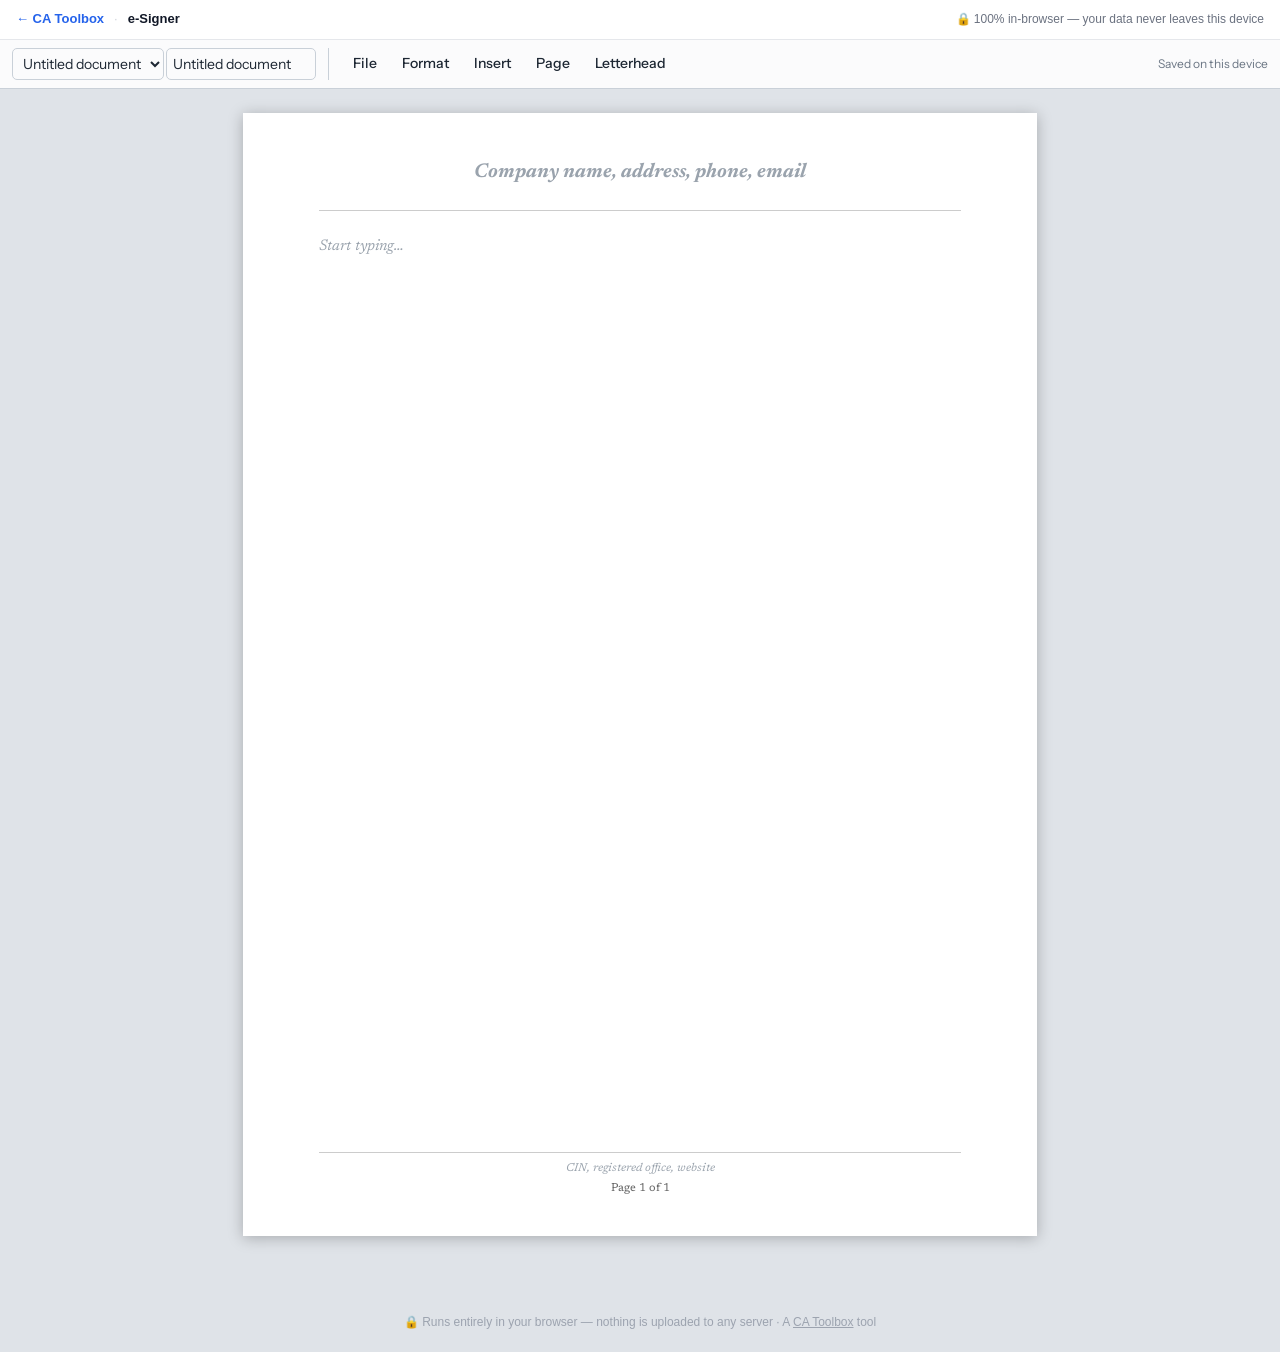
<file: esigner/index.html>
<!DOCTYPE html>
<html lang="en"><head><meta charset="utf-8">
<meta name="viewport" content="width=device-width, initial-scale=1, viewport-fit=cover">
<title>e-Signer — Digital Signing Studio</title>
<meta name="description" content="Draft resolutions and letters on your letterhead, place signatures and stamps anywhere, and export to PDF. Everything runs in your browser — your documents never leave your device.">
<link rel="icon" type="image/svg+xml" href="favicon.svg">
<link rel="stylesheet" href="/toolbox.css">
<script src="/toolbox.js" data-tool="e-Signer" defer></script>
<link rel="stylesheet" href="https://fonts.googleapis.com/css2?family=Newsreader:opsz,wght@6..72,400;6..72,700&family=Instrument+Sans:wght@400;600&display=swap">
<style>
:root{--desk:#dfe3e8;--bar:#fbfbfc;--ink:#1d2733;--mut:#6b7684;--line:#c9d0d8;--acc:#1f4e79;--accbg:#e4edf6;--warn:#b3261e;
box-sizing:border-box;padding-top:env(safe-area-inset-top,0px);padding-bottom:env(safe-area-inset-bottom,0px)}
@media(prefers-color-scheme:dark){:root:not([data-theme="light"]){--desk:#1a1e24;--bar:#252b33;--ink:#e6eaef;--mut:#96a1ae;--line:#3a424d;--acc:#8ab8e6;--accbg:#2c3e52;--warn:#ff8a80}}
:root[data-theme="dark"]{--desk:#1a1e24;--bar:#252b33;--ink:#e6eaef;--mut:#96a1ae;--line:#3a424d;--acc:#8ab8e6;--accbg:#2c3e52;--warn:#ff8a80}
html{scroll-padding-top:env(safe-area-inset-top,0px)}
*{box-sizing:border-box}
body{margin:0;background:var(--desk);color:var(--ink);font:14px/1.4 "Instrument Sans",system-ui,sans-serif}
.bar{position:sticky;top:env(safe-area-inset-top,0px);z-index:20;background:var(--bar);border-bottom:1px solid var(--line);padding:8px 12px;display:flex;flex-wrap:wrap;gap:6px 12px;align-items:center}
.g{display:flex;gap:2px;align-items:center;flex-wrap:wrap;padding-right:12px;border-right:1px solid var(--line)}
button{font:inherit;color:var(--ink);background:none;border:1px solid transparent;border-radius:5px;min-width:32px;height:32px;padding:0 9px;cursor:pointer;display:inline-flex;align-items:center;justify-content:center;gap:5px}
button:hover{background:var(--accbg)}
button:focus-visible,select:focus-visible,input:focus-visible{outline:2px solid var(--acc);outline-offset:1px}
button.t{border-color:var(--line)}
button.p{background:var(--acc);color:var(--bar);font-weight:600}
select,input{font:inherit;color:var(--ink);background:var(--bar);border:1px solid var(--line);border-radius:5px;height:32px;padding:0 6px}
#dname{width:150px}input[type=number]{width:54px}
label{color:var(--mut);font-size:12px;display:flex;align-items:center;gap:4px}
svg{width:16px;height:16px;stroke:currentColor;stroke-width:1.6;fill:none}
#st{color:var(--mut);font-size:12px;margin-left:auto}
#desk{--mt:12mm;--mb:10mm;padding:24px 12px 60px;display:flex;flex-direction:column;align-items:center;gap:22px}
.page{position:relative;width:210mm;height:297mm;flex:none;background:#fff no-repeat 0 0/100% 100%;color:#1a1a1a;box-shadow:0 2px 14px rgba(0,0,0,.25);display:flex;flex-direction:column;padding:var(--mt) 20mm var(--mb);font-family:Newsreader,Georgia,serif;overflow:hidden}
[contenteditable]{outline:none}
[data-ph]:empty:before{content:attr(data-ph);color:#9aa3ad;font-style:italic}
.hdr{text-align:center;border-bottom:1px solid #ccc;padding-bottom:3mm;min-height:14mm}
.himg,.fimg{width:100%;max-height:45mm;object-fit:contain;display:none;margin:0 auto 2mm}
.htxt{font-size:15pt;font-weight:700}
.body{flex:1;margin:6mm 0;font-size:11.5pt;line-height:1.65;overflow:hidden}
.body h1{font-size:16pt;text-align:center;margin:0 0 .6em}
.body h2{font-size:12.5pt;margin:1em 0 .4em}
.body p{margin:0 0 .7em}.body ul,.body ol{margin:0 0 .7em;padding-left:1.4em}
.body table{border-collapse:collapse;width:100%;margin:0 0 .7em}
.body td{border:1px solid #777;padding:1.5mm 2mm;vertical-align:top}
.body table.nb td{border:0;width:50%;padding:0 4mm 0 0}
.ftr{border-top:1px solid #ccc;padding-top:2mm;text-align:center;font-size:8.5pt;color:#444;min-height:12mm}
.pn{margin-top:1mm;color:#666}
#desk[data-h=none] .hdr,#desk[data-h=text] .himg,#desk[data-h=image] .htxt{display:none!important}
#desk[data-f=none] .ftxt,#desk[data-f=none] .fimg,#desk[data-f=text] .fimg,#desk[data-f=image] .ftxt{display:none!important}
#desk[data-h=image] .hdr{border:0;padding:0;min-height:0}#desk[data-f=image] .ftr,#desk[data-f=none] .ftr{border:0}
.page.over:after{content:"Content is taller than the page.";position:absolute;left:20mm;right:20mm;bottom:26mm;background:var(--warn);color:#fff;font:600 12px "Instrument Sans",sans-serif;padding:5px 9px;border-radius:4px}
.ov{position:absolute;z-index:5;cursor:move;touch-action:none;border:1px dashed transparent}
.ov img{display:block;width:100%;pointer-events:none;user-select:none}
.ov.sel{border-color:#1f4e79}
.ov .x,.ov .rz{display:none;position:absolute}
.ov.sel .x,.ov.sel .rz{display:block}
.ov.cl{pointer-events:none;cursor:default}.ov.cl .x,.ov.cl .rz{display:none!important}
.ov .x{top:-11px;right:-11px;width:20px;height:20px;border-radius:50%;background:#b3261e;color:#fff;font:700 14px/20px sans-serif;text-align:center;font-style:normal;cursor:pointer}
.ov .rz{right:-7px;bottom:-7px;width:14px;height:14px;background:#1f4e79;border:2px solid #fff;border-radius:3px;cursor:nwse-resize}
#lib{position:fixed;top:0;right:0;bottom:0;width:250px;z-index:40;background:var(--bar);border-left:1px solid var(--line);padding:calc(12px + env(safe-area-inset-top,0px)) 12px 12px;overflow:auto;transform:translateX(100%);visibility:hidden;transition:transform .2s}
#lib.open{transform:none;visibility:visible}
#lib h3{margin:14px 0 6px;font-size:13px}
.grid{display:grid;grid-template-columns:1fr 1fr;gap:8px;margin-top:8px}
.th{position:relative;background:#fff;border:1px solid var(--line);border-radius:6px;padding:6px;cursor:pointer;height:70px;display:flex}
.th img{max-width:100%;max-height:100%;margin:auto}
.th i{position:absolute;top:1px;right:5px;color:#b3261e;font-style:normal;font-weight:700}
.mut{color:var(--mut);font-size:12px;margin:0}
.grid.w{grid-template-columns:1fr}.grid.w .th{height:56px}.th.on{outline:2px solid var(--acc)}
/* ---------- menubar ---------- */
#menubar{display:flex;align-items:center;gap:1px}
.menu{position:relative}
.menu>button{height:32px;padding:0 11px;border-color:transparent;font-weight:500;color:var(--ink)}
.menu>button:hover,.menu.open>button{background:var(--accbg)}
.dropdown{display:none;position:absolute;top:calc(100% + 5px);left:0;min-width:216px;background:var(--bar);border:1px solid var(--line);border-radius:8px;box-shadow:0 10px 30px rgba(0,0,0,.16);padding:5px;z-index:60}
.menu.open .dropdown{display:block}
.dropdown>button{width:100%;justify-content:flex-start;height:30px;padding:0 9px;border-color:transparent;font-size:13px}
.dropdown>button:hover{background:var(--accbg)}
.dropdown .sep{height:1px;background:var(--line);margin:5px 4px}
.dropdown .row{display:flex;align-items:center;justify-content:space-between;gap:10px;padding:3px 9px;font-size:12px;color:var(--mut)}
.dropdown .row select,.dropdown .row input{height:26px;font-size:12px;width:112px;padding:0 5px}
.dropdown .lbl{font-size:10px;text-transform:uppercase;letter-spacing:.08em;color:var(--mut);padding:6px 9px 3px;font-weight:600}
.mgrid{display:grid;gap:3px;padding:3px}
.mgrid.c2{grid-template-columns:repeat(2,1fr)}
.mgrid.c3{grid-template-columns:repeat(3,1fr)}
.mgrid.c4{grid-template-columns:repeat(4,1fr)}
.mgrid button{width:auto;height:29px;padding:0 6px;font-size:12.5px;justify-content:center}
@media print{
.bar,#lib{display:none}body{background:#fff}#desk{padding:0;gap:0;display:block}
.page{zoom:1!important;box-shadow:none;break-after:page;page-break-after:always}
.page:after{display:none!important}.ov{border:0}.ov .x,.ov .rz{display:none!important}[data-ph]:empty:before{content:""}
@page{size:A4;margin:0}}
</style></head><body>
<div class="bar" id="bar">
 <div class="g"><select id="dsel" title="Documents"></select><input id="dname" title="Document name" aria-label="Document name"></div>
 <nav id="menubar" aria-label="Editor menu"></nav>
 <span id="st"></span>
</div>
<aside id="lib"><button class="t" id="lc">Close</button><p class="mut" style="margin-top:8px">Upload once, then click to use. Headers, footers and letterheads apply to the whole document. Signatures and stamps go on the current page. <i class="tb-i" data-help="'Clear white' makes white pixels of a signature transparent so it blends over a letterhead. 'Repeat on all pages' clones the selected signature or stamp onto every page of the document.">i</i></p><div id="libc"></div></aside>
<input type="file" id="file" accept="image/*" hidden>
<div id="desk"></div>
<script>
const $=s=>document.querySelector(s),$$=s=>[...document.querySelectorAll(s)];
const esc=s=>s.replace(/[&<"']/g,c=>({'&':'&amp;','<':'&lt;','"':'&quot;',"'":'&#39;'}[c]));
const st=t=>$('#st').textContent=t;
let cur=null,sel=null,scale=1,job=null,timer,D={h:'',f:'',bg:'',hm:'text',fm:'text',mt:12,mb:10},store={cur:null,docs:{}},lib=[];
try{store=JSON.parse(localStorage.getItem('ss2'))||store}catch(e){}
try{lib=JSON.parse(localStorage.getItem('ss2lib'))||[]}catch(e){}

/* ---------- menubar ---------- */
const bar=$('#bar'),mb=$('#menubar');
const openLib=()=>$('#lib').classList.add('open');
function closeMenus(){$$('.menu.open').forEach(m=>m.classList.remove('open'))}
function menu(label){
 const w=document.createElement('div');w.className='menu';
 const b=document.createElement('button');b.type='button';b.textContent=label;
 b.onmousedown=e=>e.preventDefault();
 b.onclick=e=>{e.stopPropagation();const was=w.classList.contains('open');closeMenus();if(!was){w.classList.add('open');keepInside(w)}};
 const d=document.createElement('div');d.className='dropdown';
 w.append(b,d);mb.append(w);return d}
/* keep a dropdown inside the viewport on narrow screens */
function keepInside(w){const d=w.querySelector('.dropdown');d.style.left='0';d.style.right='auto';
 const r=d.getBoundingClientRect();if(r.right>innerWidth-8){d.style.left='auto';d.style.right='0'}}
document.addEventListener('click',e=>{if(!e.target.closest('.menu'))closeMenus()});
document.addEventListener('keydown',e=>{if(e.key==='Escape')closeMenus()});

/* fn may return true to keep the menu open (used by the two-step delete) */
function item(d,html,title,fn){const b=document.createElement('button');b.type='button';b.innerHTML=html;b.title=title||'';
 b.onmousedown=e=>e.preventDefault();
 b.onclick=e=>{e.stopPropagation();const keep=fn();if(!keep)closeMenus()};d.append(b);return b}
const sep=d=>d.appendChild(Object.assign(document.createElement('div'),{className:'sep'}));
const grid=(d,cols)=>{const g=document.createElement('div');g.className='mgrid c'+cols;d.append(g);return g};
const lbl=(d,t)=>{const s=document.createElement('div');s.className='lbl';s.textContent=t;d.append(s);return s};
const row=(d,html)=>{const r=document.createElement('div');r.className='row';r.innerHTML=html;r.onmousedown=e=>e.stopPropagation();d.append(r);return r};

const cmds=[['bold','<b>B</b>','Bold'],['italic','<i>I</i>','Italic'],['underline','<u>U</u>','Underline'],0,
 ['formatBlock','H1','Title','h1'],['formatBlock','H2','Heading','h2'],['formatBlock','¶','Body text','p'],0,
 ['justifyLeft','','Align left'],['justifyCenter','','Center'],['justifyRight','','Align right'],['justifyFull','','Justify'],0,
 ['insertUnorderedList','• List','Bulleted list'],['insertOrderedList','1. List','Numbered list'],0,['undo','↶','Undo'],['redo','↷','Redo']];
const ic=a=>{const w={l:[14,9,14,7],c:[14,8,12,6],r:[14,9,14,7],j:[14,14,14,14]}[a],x=i=>a==='c'?(16-w[i])/2:a==='r'?16-w[i]-2:2;
 return '<svg viewBox="0 0 16 16">'+w.map((v,i)=>`<path d="M${x(i)} ${3+i*3.3}h${v}"/>`).join('')+'</svg>'};
function ins(h){const b=(cur||$('.page')).querySelector('.body'),s=getSelection();
 if(!s.anchorNode||!b.contains(s.anchorNode)){b.focus();const r=document.createRange();r.selectNodeContents(b);r.collapse(false);s.removeAllRanges();s.addRange(r)}
 document.execCommand('insertHTML',false,h);flow();save()}
const cell=()=>{const n=getSelection().anchorNode;return n&&(n.nodeType===3?n.parentNode:n).closest('td')};
function tbl(op){const c=cell();if(!c){st('Click inside a table cell first');return}
 const tr=c.parentNode,t=tr.closest('table'),ci=c.cellIndex;
 if(op==='r+'){const n=tr.cloneNode(true);[...n.cells].forEach(x=>x.innerHTML='<br>');tr.after(n)}
 if(op==='c+')[...t.rows].forEach(r=>(r.cells[ci]||r.lastElementChild).after(Object.assign(document.createElement('td'),{innerHTML:'<br>'})));
 if(op==='r-'){t.rows.length>1?tr.remove():t.remove()}
 if(op==='c-'){tr.cells.length>1?[...t.rows].forEach(r=>r.cells[ci]&&r.cells[ci].remove()):t.remove()}
 flow();save()}
const cellHTML='<td><br></td>',sigC='<b>For ______________________</b><br><br><br><br>______________________<br>Name:<br>Designation:<br>Date:';
const up=k=>{job=k;$('#file').value='';$('#file').click()};
const repeatOnAll=()=>{if(!sel){st('Click a signature or stamp on the page first');return}
 sel.dataset.rep?delete sel.dataset.rep:sel.dataset.rep='1';renum();st(sel.dataset.rep?'Repeats on all pages':'Repeat turned off');save()};

/* ── File ── */
const dFile=menu('File');
item(dFile,'New document','New blank document',()=>newDoc());
item(dFile,'Duplicate document','Duplicate this document',()=>{const c=JSON.parse(JSON.stringify(ser()));c.name+=' copy';newDoc(c)});
let arm=0;
const delB=item(dFile,'Delete document','Delete this document',()=>{
 if(!arm){arm=1;delB.textContent='Click again to delete';setTimeout(()=>{arm=0;delB.textContent='Delete document'},3000);return true}
 arm=0;delB.textContent='Delete document';delete store.docs[store.cur];const ids=Object.keys(store.docs);
 ids.length?loadDoc(ids[0]):newDoc();persist()});
sep(dFile);
item(dFile,'Save as PDF','Print, then choose Save as PDF',()=>{pick(null);try{window.print()}catch(e){st('Use your browser menu: Print, then Save as PDF')}});

/* ── Format ── */
const dFmt=menu('Format');
const jm={justifyLeft:'l',justifyCenter:'c',justifyRight:'r',justifyFull:'j'};
const fgrids=[3,4,2,2];let fi=-1,fgrid=null;
cmds.forEach(c=>{
 if(!c){fi++;fgrid=grid(dFmt,fgrids[fi]);return}
 if(!fgrid)fgrid=grid(dFmt,3);
 const b=document.createElement('button');b.type='button';
 b.innerHTML=jm[c[0]]?ic(jm[c[0]]):c[1];
 b.title=c[2];b.onmousedown=e=>e.preventDefault();
 b.onclick=e=>{e.stopPropagation();document.execCommand(c[0],false,c[3]||null);flow();save()};
 fgrid.append(b)});

/* ── Insert ── */
const dIns=menu('Insert');
item(dIns,'Table','Insert a 3 × 3 table',()=>ins('<table><tbody>'+('<tr>'+cellHTML.repeat(3)+'</tr>').repeat(3)+'</tbody></table><p><br></p>'));
const tg=grid(dIns,4);
[['+ Row','r+'],['+ Col','c+'],['− Row','r-'],['− Col','c-']].forEach(a=>{
 const b=document.createElement('button');b.type='button';b.textContent=a[0];b.title='Table: '+a[0];
 b.onmousedown=e=>e.preventDefault();b.onclick=e=>{e.stopPropagation();tbl(a[1])};tg.append(b)});
sep(dIns);
item(dIns,'Signature block','Insert a two-party signature block',()=>ins(`<table class="nb"><tbody><tr><td>${sigC}</td><td>${sigC}</td></tr></tbody></table><p><br></p>`));

/* ── Page ── */
const dPg=menu('Page');
item(dPg,'Add page','Add a page that starts here',()=>{cur=mkPage({});cur.scrollIntoView({behavior:'smooth',block:'start'});save()});
item(dPg,'Remove page','Remove current page',()=>{const ps=$$('.page');if(ps.length<2)return;(cur&&ps.includes(cur)?cur:ps[ps.length-1]).remove();cur=null;renum();save()});
sep(dPg);lbl(dPg,'Page margins (mm)');
row(dPg,'<span>Top</span><input id="mt" type="number" min="0" max="120" aria-label="Margin top">');
row(dPg,'<span>Bottom</span><input id="mb" type="number" min="0" max="120" aria-label="Margin bottom">');
['mt','mb'].forEach(k=>$('#'+k).oninput=e=>{D[k]=+e.target.value||0;$('#desk').style.setProperty('--'+k,D[k]+'mm');flow();save()});

/* ── Letterhead (images, framing and placed signatures) ── */
const dImg=menu('Letterhead');
item(dImg,'Image library…','Headers, footers, letterheads, signatures and stamps',openLib);
sep(dImg);lbl(dImg,'Header, footer & background');
row(dImg,'<span>Header</span><select id="sh"><option value="text">Text</option><option value="image">Image</option><option value="none">None</option></select>');
row(dImg,'<span>Footer</span><select id="sf"><option value="text">Text</option><option value="image">Image</option><option value="none">None</option></select>');
row(dImg,'<span>Background</span><select id="sb"><option value="none">None</option><option value="image">Full-page image</option></select>');
[['sh','hm','h'],['sf','fm','f']].forEach(([id,m,i])=>$('#'+id).onchange=e=>{D[m]=e.target.value;if(D[m]==='image'&&!D[i])openLib();applyMode();flow();save()});
$('#sb').onchange=e=>{if(e.target.value==='none'&&D.bg){D.bg='';D.mt=12;D.mb=10}else if(e.target.value==='image'&&!D.bg)openLib();applyMode();flow();save()};
sep(dImg);lbl(dImg,'Placed signatures & stamps');
item(dImg,'Clear white','Make the white of the selected image transparent',clean);
item(dImg,'Repeat on all pages','Repeat the selected stamp or signature on every page',repeatOnAll);

$('#lc').onclick=()=>$('#lib').classList.remove('open');

/* ---------- pages ---------- */
function mkPage(d,auto){d=d||{};
 const p=document.createElement('section');p.className='page';if(auto)p.dataset.auto=1;
 p.innerHTML=`<div class="hdr"><img class="himg" alt=""><div class="htxt" contenteditable data-ph="Company name, address, phone, email"></div></div><div class="body" contenteditable data-ph="Start typing…"></div><div class="ftr"><img class="fimg" alt=""><div class="ftxt" contenteditable data-ph="CIN, registered office, website"></div><div class="pn"></div></div>`;
 const f=$('.page');if(f){p.querySelector('.htxt').innerHTML=f.querySelector('.htxt').innerHTML;p.querySelector('.ftxt').innerHTML=f.querySelector('.ftxt').innerHTML}
 p.querySelector('.body').innerHTML=d.body||'';
 (d.ov||[]).forEach(o=>addOv(p,o.src,o.x,o.y,o.w,o.rep));
 p.addEventListener('focusin',()=>cur=p);
 p.addEventListener('input',e=>{const t=e.target;
  ['htxt','ftxt'].forEach(c=>{if(t.classList.contains(c))$$('.'+c).forEach(x=>{if(x!==t)x.innerHTML=t.innerHTML})});
  flow();check();save()});
 p.addEventListener('pointerdown',e=>{if(!e.target.closest('.ov'))pick(null)});
 $('#desk').appendChild(p);applyMode();fit();renum();return p}
function renum(){const ps=$$('.page');ps.forEach((p,i)=>p.querySelector('.pn').textContent=`Page ${i+1} of ${ps.length}`);syncRep()}
function check(){$$('.page').forEach(p=>{const b=p.querySelector('.body');p.classList.toggle('over',b.scrollHeight>b.clientHeight+2)})}
const setI=(i,s)=>{if(s){i.src=s;i.style.display='block'}else{i.removeAttribute('src');i.style.display='none'}};
function applyMode(){const dk=$('#desk');dk.dataset.h=D.hm;dk.dataset.f=D.fm;dk.style.setProperty('--mt',D.mt+'mm');dk.style.setProperty('--mb',D.mb+'mm');
 $$('.page').forEach(p=>{p.style.backgroundImage=D.bg?`url("${D.bg}")`:'';setI(p.querySelector('.himg'),D.h);setI(p.querySelector('.fimg'),D.f)});
 $('#sh').value=D.hm;$('#sf').value=D.fm;$('#sb').value=D.bg?'image':'none';$('#mt').value=D.mt;$('#mb').value=D.mb;renderLib()}
function fit(){scale=Math.min(1,(innerWidth-24)/794);$$('.page').forEach(p=>p.style.zoom=scale)}
addEventListener('resize',fit);

/* ---------- automatic page flow ---------- */
const over=b=>b.scrollHeight>b.clientHeight+1;
const empty=b=>!b.textContent.trim()&&!b.querySelector('img,table,hr');
function wrap(b){let w=0;[...b.childNodes].forEach(n=>{if(n.nodeType===3){w=1;if(n.textContent.trim()){const p=document.createElement('p');n.replaceWith(p);p.append(n)}else n.remove()}});return w}
function flow(){const s=getSelection(),sn=s.anchorNode,so=s.anchorOffset;let dirty=0,ps=$$('.page');
 for(let i=0;i<ps.length;i++){const b=ps[i].querySelector('.body');let n=0;dirty|=wrap(b);
  while(over(b)&&b.children.length>1&&n++<400){let nx=ps[i+1];if(!nx){nx=mkPage({},1);ps=$$('.page')}
   const nb=nx.querySelector('.body');nb.insertBefore(b.lastChild,nb.firstChild);dirty=1}
  const nx=ps[i+1];
  if(nx&&nx.dataset.auto){const nb=nx.querySelector('.body');dirty|=wrap(nb);
   while(nb.firstChild&&n++<400){const c=nb.firstChild;b.appendChild(c);if(over(b)){nb.insertBefore(c,nb.firstChild);break}dirty=1}}}
 $$('.page').forEach((p,i)=>{if(i&&p.dataset.auto&&empty(p.querySelector('.body'))&&!p.querySelector('.ov:not(.cl)')){p.remove();dirty=1}});
 if(dirty){renum();if(sn&&sn.isConnected){const r=document.createRange(),m=sn.nodeType===3?sn.length:sn.childNodes.length;r.setStart(sn,Math.min(so,m));r.collapse(true);s.removeAllRanges();s.addRange(r)}}
 check()}

/* ---------- signatures, stamps, repeat ---------- */
function pick(o){if(sel)sel.classList.remove('sel');sel=o;if(o)o.classList.add('sel')}
function addOv(p,src,x,y,w,rep){
 const o=document.createElement('div');o.className='ov';if(rep)o.dataset.rep=1;
 o.style.cssText=`left:${x??380}px;top:${y??820}px;width:${w??130}px`;
 o.innerHTML='<img alt="Signature or stamp"><i class="x" title="Remove">×</i><i class="rz"></i>';
 o.querySelector('img').src=src;p.appendChild(o);
 o.addEventListener('pointerdown',e=>{
  pick(o);if(e.target.classList.contains('x')){o.remove();renum();save();return}
  const rz=e.target.classList.contains('rz'),sx=e.clientX,sy=e.clientY,ox=o.offsetLeft,oy=o.offsetTop,ow=o.offsetWidth;
  o.setPointerCapture(e.pointerId);
  o.onpointermove=m=>{const dx=(m.clientX-sx)/scale,dy=(m.clientY-sy)/scale;
   if(rz)o.style.width=Math.max(30,ow+dx)+'px';else{o.style.left=Math.max(0,Math.min(p.clientWidth-o.offsetWidth,ox+dx))+'px';o.style.top=Math.max(0,Math.min(p.clientHeight-o.offsetHeight,oy+dy))+'px'}};
  o.onpointerup=()=>{o.onpointermove=o.onpointerup=null;syncRep();save()};e.preventDefault()});
 return o}
function syncRep(){$$('.ov.cl').forEach(o=>o.remove());
 $$('.ov[data-rep]').forEach(m=>$$('.page').forEach(p=>{if(p===m.parentNode)return;const c=m.cloneNode(true);c.classList.add('cl');c.classList.remove('sel');c.removeAttribute('data-rep');p.appendChild(c)}))}
function clean(){if(!sel){st('Click a signature or stamp on the page first');return}
 const im=sel.querySelector('img'),n=new Image();n.onload=()=>{const c=document.createElement('canvas');c.width=n.naturalWidth;c.height=n.naturalHeight;
  const x=c.getContext('2d');x.drawImage(n,0,0);const d=x.getImageData(0,0,c.width,c.height),q=d.data;
  for(let i=0;i<q.length;i+=4){const m=Math.min(q[i],q[i+1],q[i+2]);if(m>=240)q[i+3]=0;else if(m>200)q[i+3]*=(240-m)/40}
  x.putImageData(d,0,0);im.src=c.toDataURL('image/png');renum();save()};n.src=im.src}
const KINDS=[['hdr','Header images'],['ftr','Footer images'],['wm','Full-page letterheads'],['sig','Signatures'],['stamp','Stamps']];
function shrink(src,k,cb){const png=k==='sig'||k==='stamp',n=new Image();n.onload=()=>{const m=png?700:k==='wm'?1240:1600,r=Math.min(1,m/n.naturalWidth),c=document.createElement('canvas');c.width=n.naturalWidth*r;c.height=n.naturalHeight*r;const x=c.getContext('2d');if(!png){x.fillStyle='#fff';x.fillRect(0,0,c.width,c.height)}x.drawImage(n,0,0,c.width,c.height);cb(c.toDataURL(png?'image/png':'image/jpeg',.9))};n.src=src}
function renderLib(){$('#libc').innerHTML=KINDS.map(([k,t])=>{const w=!/^s/.test(k),on=x=>k==='hdr'?x.src===D.h&&D.hm==='image':k==='ftr'?x.src===D.f&&D.fm==='image':k==='wm'?x.src===D.bg:0;
 return `<h3>${t}</h3><button class="t" data-up="${k}">Upload</button><div class="grid${w?' w':''}">${lib.filter(x=>x.k===k).map(x=>`<div class="th${on(x)?' on':''}" data-id="${x.id}" title="${w?'Click to use or remove':'Click to place'}"><img src="${x.src}" alt=""><i data-del="${x.id}" title="Delete from library">×</i></div>`).join('')||'<p class="mut">None yet</p>'}</div>`}).join('')}
const saveLib=()=>{try{localStorage.setItem('ss2lib',JSON.stringify(lib))}catch(e){st('Library is full. Delete unused images.')}};
function use(x){if(x.k==='hdr'){D.h=x.src;D.hm='image'}else if(x.k==='ftr'){D.f=x.src;D.fm='image'}
 else{const was=!!D.bg;D.bg=D.bg===x.src?'':x.src;if(!!D.bg!==was){D.mt=D.bg?45:12;D.mb=D.bg?30:10}}
 applyMode();flow();save()}
$('#libc').onclick=e=>{const t=e.target,u=t.dataset.up,d=t.dataset.del,th=t.closest('.th');
 if(u)up(u);else if(d){lib=lib.filter(x=>x.id!==d);saveLib();renderLib()}
 else if(th){const x=lib.find(x=>x.id===th.dataset.id);
  if(x.k==='sig'||x.k==='stamp'){const o=addOv(cur||$('.page'),x.src,x.k==='stamp'?90:380,820,x.k==='stamp'?150:130);pick(o);save()}else use(x)}};
$('#file').onchange=e=>{const f=e.target.files[0];if(!f)return;const r=new FileReader(),k=job;
 r.onload=()=>shrink(r.result,k,s=>{const x={id:Date.now().toString(36),k,src:s};lib.push(x);saveLib();if(k==='sig'||k==='stamp')renderLib();else use(x)});r.readAsDataURL(f)};

/* ---------- documents ---------- */
const ser=()=>({name:$('#dname').value||'Untitled document',h:D.h,f:D.f,hm:D.hm,fm:D.fm,bg:D.bg,mt:D.mt,mb:D.mb,ht:$('.htxt').innerHTML,ft:$('.ftxt').innerHTML,
 pages:$$('.page').map(p=>({auto:p.dataset.auto?1:0,body:p.querySelector('.body').innerHTML,ov:[...p.querySelectorAll('.ov:not(.cl)')].map(o=>({src:o.querySelector('img').src,x:o.offsetLeft,y:o.offsetTop,w:o.offsetWidth,rep:o.dataset.rep?1:0}))}))});
const commit=()=>{if(store.cur&&$('.page'))store.docs[store.cur]=ser()};
function persist(){try{localStorage.setItem('ss2',JSON.stringify(store));st('Saved on this device')}catch(e){st('Too large to autosave. Save as PDF to keep your work.')}}
function save(){clearTimeout(timer);timer=setTimeout(()=>{commit();persist()},400)}
function refreshSel(){$('#dsel').innerHTML=Object.entries(store.docs).map(([id,d])=>`<option value="${id}"${id===store.cur?' selected':''}>${esc(d.name)}</option>`).join('')}
function loadDoc(id){store.cur=id;const d=store.docs[id];D={h:d.mode?'':d.h||'',f:d.f||'',bg:d.bg||(d.mode?d.h:'')||'',hm:d.hm||'text',fm:d.fm||'text',mt:d.mt??12,mb:d.mb??10};
 $('#desk').innerHTML='';cur=sel=null;$('#dname').value=d.name;
 (d.pages&&d.pages.length?d.pages:[{}]).forEach(x=>mkPage(x,x.auto));
 $$('.htxt').forEach(x=>x.innerHTML=d.ht||'');$$('.ftxt').forEach(x=>x.innerHTML=d.ft||'');
 applyMode();refreshSel();renum();fit();check()}
function newDoc(base){if(store.cur)commit();const id=Date.now().toString(36);store.docs[id]=base||{name:'Untitled document',pages:[{}],mt:12,mb:10,hm:'text',fm:'text'};loadDoc(id);persist()}
$('#dsel').onchange=e=>{commit();loadDoc(e.target.value);persist()};
$('#dname').oninput=e=>{$('#dsel').selectedOptions[0].textContent=e.target.value;save()};

document.execCommand('defaultParagraphSeparator',false,'p');
renderLib();
if(!store.docs[store.cur])store.cur=Object.keys(store.docs)[0]||null;
store.cur?loadDoc(store.cur):newDoc();
</script></body></html>
</file>
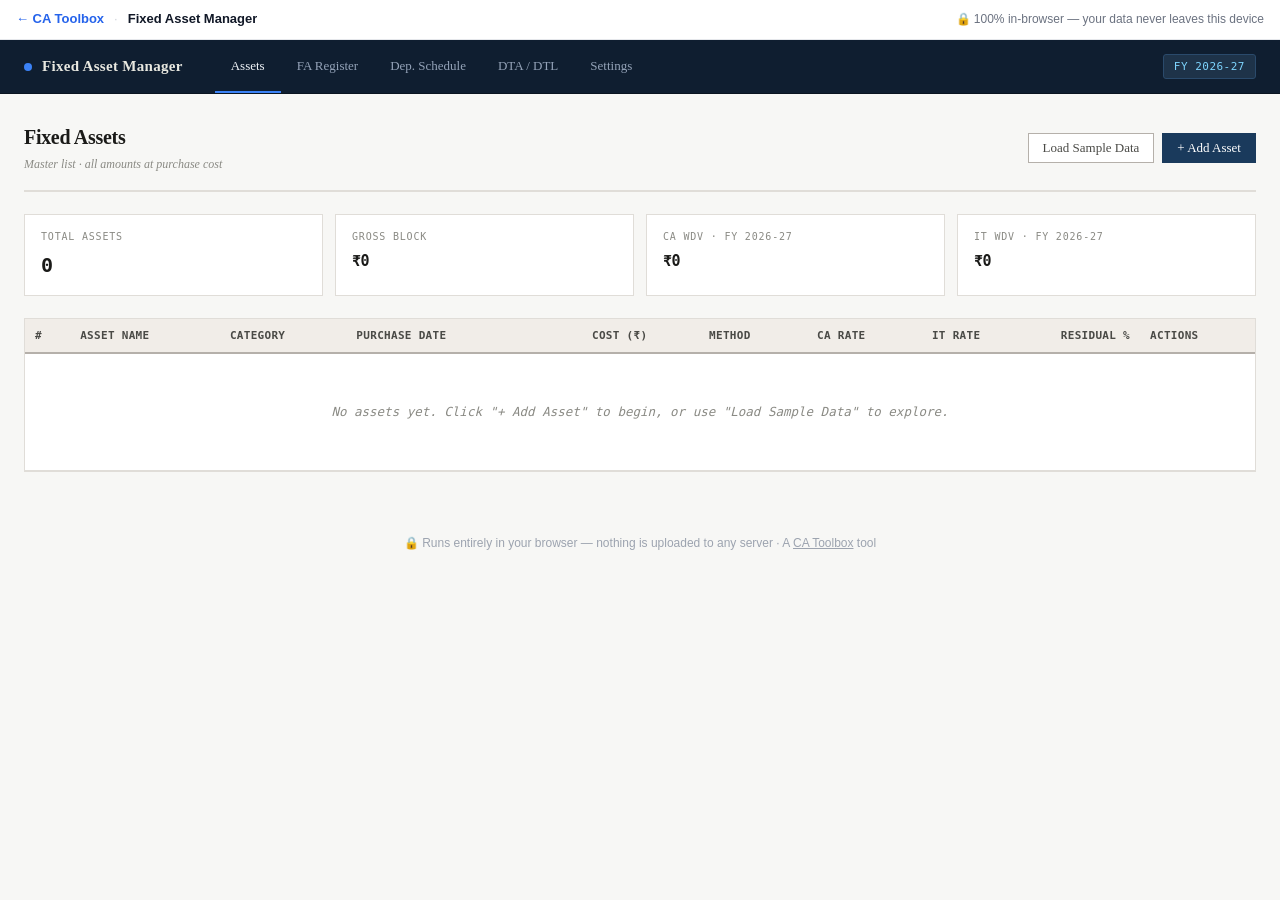
<file: fixed-assets/index.html>
<!DOCTYPE html>
<html lang="en">
<head>
<meta charset="UTF-8">
<meta name="viewport" content="width=device-width, initial-scale=1.0">
<title>Fixed Asset Manager – India</title>
<meta name="description" content="Maintain a fixed asset register with Companies Act Schedule II and Income Tax depreciation, Form 3CD Clause 18 blocks, Schedule III notes and DTA/DTL workings. Runs in your browser.">
<link rel="icon" type="image/svg+xml" href="favicon.svg">
<link rel="stylesheet" href="/toolbox.css">
<script src="/toolbox.js" data-tool="Fixed Asset Manager" defer></script>
<style>
/* ── Reset & Variables ─────────────────────────────────────── */
*,*::before,*::after{box-sizing:border-box;margin:0;padding:0}
:root{
  --bg:#f7f7f5;--card:#ffffff;--border:#e0ddd8;--border-strong:#b5b0aa;
  --text:#1a1a18;--text-2:#4a4a46;--text-3:#8a8a84;
  --accent:#1a3a5c;--accent-2:#2563eb;--hdr:#0f1e30;
  --dta-bg:#f0faf4;--dta-text:#166534;--dtl-bg:#fffceb;--dtl-text:#92400e;
  --cur-fy:#fef9c3;--cur-fy-bdr:#f59e0b;
  --danger-text:#b91c1c;--danger-bg:#fef2f2;--success-text:#15803d;
  --row-alt:#fafaf8;--shadow:0 1px 3px rgba(0,0,0,.08);
}
html{font-size:14px}
body{font-family:'Georgia',serif;background:var(--bg);color:var(--text);line-height:1.55;min-height:100vh;}
#hdr{background:var(--hdr);color:#fff;position:sticky;top:0;z-index:100;border-bottom:1px solid #0a1520;}
.hdr-inner{max-width:1440px;margin:0 auto;display:flex;align-items:stretch;padding:0 24px;gap:32px;}
.brand{display:flex;align-items:center;gap:10px;padding:14px 0;font-size:15px;font-weight:600;letter-spacing:.3px;white-space:nowrap;color:#e8e8e0;}
.brand-dot{width:8px;height:8px;background:#3b82f6;border-radius:50%;flex-shrink:0}
.tab-nav{display:flex;flex:1}
.tab-btn{background:none;border:none;border-bottom:2px solid transparent;color:#94a3b8;padding:0 16px;font-family:'Georgia',serif;font-size:13px;cursor:pointer;transition:color .15s,border-color .15s;white-space:nowrap;}
.tab-btn:hover{color:#cbd5e1}.tab-btn.active{color:#f1f5f9;border-bottom-color:#3b82f6}
.hdr-right{display:flex;align-items:center;gap:8px;padding:14px 0;margin-left:auto;}
.fy-chip{background:#1e3349;color:#7dd3fc;border:1px solid #2a4a6b;border-radius:3px;padding:3px 10px;font-size:11px;letter-spacing:.5px;font-family:monospace;}
main{max-width:1440px;margin:0 auto;padding:28px 24px}
.tab-pane{display:none}.tab-pane.active{display:block}
.ph{display:flex;align-items:center;justify-content:space-between;margin-bottom:22px;flex-wrap:wrap;gap:12px;padding-bottom:16px;border-bottom:2px solid var(--border);}
.ph h2{font-size:20px;font-weight:700;color:var(--text);letter-spacing:-.3px;}
.ph-sub{font-size:12px;color:var(--text-3);margin-top:2px;font-style:italic}
.ph-actions{display:flex;gap:8px;align-items:center;flex-wrap:wrap}
.stats{display:grid;grid-template-columns:repeat(auto-fit,minmax(160px,1fr));gap:12px;margin-bottom:22px;}
.stat{background:var(--card);border:1px solid var(--border);padding:14px 16px;}
.stat-lbl{font-size:10px;text-transform:uppercase;letter-spacing:.8px;color:var(--text-3);margin-bottom:6px;font-family:monospace;}
.stat-val{font-size:20px;font-weight:700;color:var(--text);letter-spacing:-.5px;font-family:monospace;}
.stat-val.sm{font-size:15px}
.btn{display:inline-flex;align-items:center;gap:5px;padding:6px 14px;border:1px solid var(--border-strong);font-family:'Georgia',serif;font-size:13px;cursor:pointer;background:var(--card);color:var(--text-2);transition:background .1s;}
.btn:hover{background:#f0ede8;border-color:#9a9590}.btn-primary{background:var(--accent);color:#fff;border-color:var(--accent)}
.btn-primary:hover{background:#1e4a72}.btn-sm{padding:3px 10px;font-size:12px}
.btn-danger{color:var(--danger-text);border-color:#fca5a5}.btn-danger:hover{background:var(--danger-bg)}
.tbl-wrap{overflow-x:auto}
table{width:100%;border-collapse:collapse;font-size:12.5px}
thead th{background:#f1ede8;color:var(--text-2);font-weight:700;text-align:right;padding:8px 10px;border-bottom:2px solid var(--border-strong);white-space:nowrap;font-family:monospace;font-size:11px;letter-spacing:.3px;text-transform:uppercase;}
thead th.L{text-align:left}
thead th.C{text-align:center}
thead th.grp{text-align:center;border-bottom:1px solid var(--border-strong);font-size:10px;letter-spacing:.5px;color:var(--accent)}
tbody td{padding:7px 10px;text-align:right;border-bottom:1px solid var(--border);color:var(--text);white-space:nowrap;font-family:monospace;}
tbody td.L{text-align:left;font-family:'Georgia',serif}
tbody tr:nth-child(even){background:var(--row-alt)}
tbody tr:hover{background:#f3f0eb}
tfoot td{padding:8px 10px;text-align:right;font-weight:700;border-top:2px solid var(--border-strong);background:#ece9e2;white-space:nowrap;font-family:monospace;}
tfoot td.L{text-align:left;font-family:'Georgia',serif}
.row-cfy{background:var(--cur-fy)!important;border-left:3px solid var(--cur-fy-bdr)}
.row-future{color:var(--text-3)!important}.row-future td{color:var(--text-3)}
.row-dta{background:var(--dta-bg)!important}.row-dtl{background:var(--dtl-bg)!important}
.row-section{background:#f5f2ed!important}
.row-total{background:#ece9e2!important;font-weight:700}
.row-grand{background:var(--hdr)!important;color:#fff!important}.row-grand td{color:#fff!important;font-weight:700}
.badge{display:inline-block;padding:1px 7px;font-size:10px;font-family:monospace;letter-spacing:.5px;text-transform:uppercase;font-weight:700;border:1px solid;}
.bdg-dta{background:var(--dta-bg);color:var(--dta-text);border-color:#a7f3d0}
.bdg-dtl{background:var(--dtl-bg);color:var(--dtl-text);border-color:#fde68a}
.bdg-nil{background:#f5f5f3;color:var(--text-3);border-color:var(--border)}
.bdg-slm{background:#dbeafe;color:#1e40af;border-color:#93c5fd}
.bdg-wdv{background:#fce7f3;color:#9d174d;border-color:#f9a8d4}
.bdg-dis{background:#fef2f2;color:#991b1b;border-color:#fca5a5}
.panel{background:var(--card);border:1px solid var(--border);margin-bottom:16px;}
.panel-hdr{padding:10px 14px;border-bottom:1px solid var(--border);display:flex;justify-content:space-between;align-items:center;background:#f8f6f2;}
.panel-hdr span{font-size:10px;font-family:monospace;text-transform:uppercase;letter-spacing:.8px;color:var(--text-2);font-weight:700}
.panel-body{padding:14px}
.frow{display:flex;gap:12px;align-items:center;flex-wrap:wrap;margin-bottom:16px}
.frow label{font-size:11px;font-family:monospace;letter-spacing:.5px;text-transform:uppercase;color:var(--text-3)}
select.fc,input.fc{padding:5px 8px;border:1px solid var(--border-strong);font-family:monospace;font-size:12px;background:var(--card);color:var(--text);}
select.fc:focus,input.fc:focus{outline:2px solid var(--accent-2);outline-offset:1px}
/* View Toggle */
.vt-group{display:flex;margin-bottom:20px;border:1px solid var(--border-strong);overflow:hidden}
.vt-btn{flex:1;padding:9px 14px;border:none;border-right:1px solid var(--border);background:var(--card);font-family:'Georgia',serif;font-size:12px;cursor:pointer;color:var(--text-2);transition:background .1s;text-align:center;}
.vt-btn:last-child{border-right:none}.vt-btn:hover{background:#f0ede8}
.vt-btn.active{background:var(--accent);color:#fff;font-weight:600}
/* Audit styles */
.audit-hdr{text-align:center;padding:18px;background:var(--card);border:1px solid var(--border);margin-bottom:16px;}
.blk-lbl{font-size:11px;font-weight:700;font-family:monospace;color:var(--accent);padding:6px 10px;background:#f0f4f8;border-left:3px solid var(--accent);margin-bottom:8px;display:block}
.mo-overlay{display:none;position:fixed;inset:0;background:rgba(10,20,30,.55);z-index:200;align-items:flex-start;justify-content:center;padding:40px 16px;overflow-y:auto;}
.mo-overlay.open{display:flex}
.mo{background:var(--card);border:1px solid var(--border-strong);width:100%;max-width:580px;padding:28px;box-shadow:0 8px 32px rgba(0,0,0,.18);}
.mo-hdr{display:flex;justify-content:space-between;align-items:center;margin-bottom:22px;padding-bottom:14px;border-bottom:1px solid var(--border)}
.mo-hdr h3{font-size:16px;font-weight:700;letter-spacing:-.2px}
.mo-close{background:none;border:none;font-size:22px;cursor:pointer;color:var(--text-3);line-height:1;padding:0}
.mo-close:hover{color:var(--text)}.mo-foot{display:flex;justify-content:flex-end;gap:8px;margin-top:22px;padding-top:16px;border-top:1px solid var(--border)}
.frow2{display:flex;gap:14px;flex-wrap:wrap;margin-bottom:14px}
.fg{display:flex;flex-direction:column;gap:5px;flex:1;min-width:155px}
.fg label{font-size:11px;font-family:monospace;text-transform:uppercase;letter-spacing:.5px;color:var(--text-3);font-weight:700}
.fi{padding:7px 10px;border:1px solid var(--border-strong);font-family:'Georgia',serif;font-size:13px;color:var(--text);background:var(--card);transition:border-color .15s;}
.fi:focus{outline:none;border-color:var(--accent-2)}
.auto-info{display:flex;gap:20px;flex-wrap:wrap;background:#f5f2ed;border:1px solid var(--border);padding:10px 14px;margin-bottom:14px;}
.ai-item .ai-lbl{font-size:10px;font-family:monospace;letter-spacing:.5px;text-transform:uppercase;color:var(--text-3)}
.ai-item .ai-val{font-size:14px;font-weight:700;color:var(--accent);font-family:monospace}
.disp-section{margin-top:14px;padding-top:14px;border-top:1px dashed var(--border)}
.sg{display:grid;grid-template-columns:repeat(auto-fit,minmax(300px,1fr));gap:16px}
.sc{background:var(--card);border:1px solid var(--border);padding:22px}
.sc h3{font-size:13px;font-weight:700;letter-spacing:.5px;text-transform:uppercase;font-family:monospace;margin-bottom:10px;color:var(--text-2)}
.sc p{font-size:12px;color:var(--text-3);line-height:1.6;margin-bottom:12px;font-style:italic}
.sum-cards{display:grid;grid-template-columns:repeat(auto-fit,minmax(200px,1fr));gap:12px;margin-top:16px}
.sum-card{background:var(--card);border:1px solid var(--border);padding:18px}
.sum-card .sc-lbl{font-size:10px;font-family:monospace;letter-spacing:.8px;text-transform:uppercase;color:var(--text-3);margin-bottom:6px}
.sum-card .sc-val{font-size:22px;font-weight:700;font-family:monospace;letter-spacing:-1px}
.sum-card .sc-sub{font-size:11px;color:var(--text-3);margin-top:4px;font-style:italic}
.sc-green{color:var(--success-text)}.sc-red{color:var(--danger-text)}.sc-blue{color:var(--accent-2)}
.empty{text-align:center;padding:56px 24px;color:var(--text-3);}
.empty p{font-size:14px;font-style:italic}
.note{font-size:11px;color:var(--text-3);font-style:italic;padding:10px 0}
.legal-note{font-size:11px;color:#78350f;background:#fffbeb;border:1px solid #fde68a;padding:12px 14px;margin-top:14px;line-height:1.7;}
.warn-note{font-size:11px;color:#991b1b;background:#fef2f2;border:1px solid #fca5a5;padding:12px 14px;margin-top:8px;line-height:1.7;}
#toast-c{position:fixed;bottom:24px;right:24px;z-index:999;display:flex;flex-direction:column;gap:8px}
.toast{padding:10px 16px;font-size:13px;font-family:monospace;min-width:220px;border:1px solid;animation:tin .2s ease;}
.toast-ok{background:#f0fdf4;color:#166534;border-color:#86efac}
.toast-err{background:#fef2f2;color:#991b1b;border-color:#fca5a5}
@keyframes tin{from{opacity:0;transform:translateX(16px)}to{opacity:1;transform:translateX(0)}}
@media print{
  #hdr,.ph-actions,.frow,.vt-group,.btn,#tab-assets,#tab-settings{display:none!important}
  .tab-pane{display:block!important;page-break-after:always}
  body{background:#fff}.mo-overlay{display:none!important}
}
</style>
</head>
<body>

<header id="hdr">
  <div class="hdr-inner">
    <div class="brand"><div class="brand-dot"></div>Fixed Asset Manager</div>
    <nav class="tab-nav">
      <button class="tab-btn active" onclick="switchTab('assets',this)">Assets</button>
      <button class="tab-btn" onclick="switchTab('register',this)">FA Register</button>
      <button class="tab-btn" onclick="switchTab('schedule',this)">Dep. Schedule</button>
      <button class="tab-btn" onclick="switchTab('dta',this)">DTA / DTL</button>
      <button class="tab-btn" onclick="switchTab('settings',this)">Settings</button>
    </nav>
    <div class="hdr-right"><span class="fy-chip" id="fy-badge">FY —</span></div>
  </div>
</header>
<main>

<!-- ══ ASSETS ══ -->
<section class="tab-pane active" id="tab-assets">
  <div class="ph">
    <div><h2>Fixed Assets</h2><div class="ph-sub">Master list · all amounts at purchase cost</div></div>
    <div class="ph-actions">
      <button class="btn" onclick="loadSampleData()">Load Sample Data</button>
      <button class="btn btn-primary" onclick="openModal()">+ Add Asset</button>
    </div>
  </div>
  <div class="stats" id="stats-bar"></div>
  <div class="panel"><div class="tbl-wrap"><table>
    <thead><tr>
      <th class="L">#</th><th class="L">Asset Name</th><th class="L">Category</th>
      <th class="L">Purchase Date</th><th>Cost (₹)</th><th>Method</th>
      <th>CA Rate</th><th>IT Rate</th><th>Residual %</th><th class="L">Actions</th>
    </tr></thead>
    <tbody id="assets-tb"></tbody>
  </table></div></div>
</section>

<!-- ══ FA REGISTER ══ -->
<section class="tab-pane" id="tab-register">
  <div class="ph">
    <div><h2>Fixed Asset Register</h2><div class="ph-sub">Schedule II – Companies Act 2013 &amp; Section 32 – Income Tax Act 1961</div></div>
    <div class="ph-actions">
      <label class="frow" style="margin:0;gap:6px">
        <span style="font-size:11px;font-family:monospace;color:var(--text-3)">FY:</span>
        <select class="fc" id="reg-fy" onchange="onRegFYChange()"></select>
      </label>
      <label class="frow" style="margin:0;gap:6px">
        <span style="font-size:11px;font-family:monospace;color:var(--text-3)">Period:</span>
        <select class="fc" id="reg-ptype" onchange="onRegPeriodChange()" style="width:108px">
          <option value="annual">Full Year</option>
          <option value="half">Half Year</option>
          <option value="quarter">Quarter</option>
          <option value="month">Month</option>
        </select>
      </label>
      <div id="reg-pval-wrap" style="display:none;align-items:center;gap:6px">
        <select class="fc" id="reg-pval" onchange="renderRegister()" style="width:130px"></select>
      </div>
      <button class="btn btn-sm" onclick="exportCSV('reg-tbl','FA_Register')">↓ CSV</button>
      <button class="btn btn-sm" onclick="window.print()">⎙ Print</button>
    </div>
  </div>
  <div id="reg-company-line" style="font-size:12px;font-family:monospace;color:var(--text-3);margin-bottom:12px"></div>
  <div class="panel"><div class="tbl-wrap"><table id="reg-tbl">
    <thead id="reg-thead"><tr>
      <th class="L">Asset Name</th><th class="L">Category</th><th class="L">Method</th>
      <th>Gross Block<br>Opening</th><th>Additions</th><th>Gross Block<br>Closing</th>
      <th>Acc Dep<br>Opening (CA)</th><th>Dep for Year<br>(CA)</th><th>Acc Dep<br>Closing (CA)</th>
      <th>CA WDV<br>Opening</th><th>CA WDV<br>Closing</th>
      <th>IT WDV<br>Opening</th><th>IT Dep<br>for Year</th><th>IT WDV<br>Closing</th>
    </tr></thead>
    <tbody id="reg-tb"></tbody><tfoot id="reg-tf"></tfoot>
  </table></div></div>
  <p class="note">CA = Companies Act 2013 (Schedule II). IT = Income Tax Act 1961 (Sec. 32). WDV = Written Down Value. Residual = 5% of cost (or as configured). Pro-rata applied in year of acquisition for CA; half-year rule (Oct 1) applied for IT.</p>
</section>

<!-- ══ DEP SCHEDULE ══ -->
<section class="tab-pane" id="tab-schedule">
  <div class="ph">
    <div><h2>Depreciation Schedule</h2><div class="ph-sub" id="sch-ph-sub">Select a view mode below</div></div>
    <div class="ph-actions">
      <button class="btn btn-sm" onclick="exportCurrentSchView()">↓ Export</button>
      <button class="btn btn-sm" onclick="window.print()">⎙ Print</button>
    </div>
  </div>
  <div class="vt-group">
    <button class="vt-btn active" onclick="setSchView('working',this)">Working Schedule</button>
    <button class="vt-btn" onclick="setSchView('form3cd',this)">Form 3CD — Clause 18 (Tax Audit)</button>
    <button class="vt-btn" onclick="setSchView('sch3',this)">Schedule III — Notes to Accounts (Statutory)</button>
  </div>
  <div class="frow" style="margin-bottom:16px">
    <div id="sch-asset-ctrl" style="display:flex;align-items:center;gap:8px">
      <label style="font-size:11px;font-family:monospace;color:var(--text-3)">Asset:</label>
      <select class="fc" id="sch-asset" onchange="renderSchedule()" style="width:240px"></select>
    </div>
    <div id="sch-fy-ctrl" style="display:none;align-items:center;gap:8px">
      <label style="font-size:11px;font-family:monospace;color:var(--text-3)">Financial Year:</label>
      <select class="fc" id="sch-fy" onchange="renderSchedule()"></select>
    </div>
  </div>
  <div id="sch-info" style="display:none;font-size:12px;font-family:monospace;color:var(--text-3);margin-bottom:12px;padding:10px 14px;background:var(--card);border:1px solid var(--border)"></div>
  <div id="sch-content"></div>
  <p class="note" id="sch-note">◀ = Current FY (set in Settings). (Proj.) = Projected future years. Timing Diff = CA WDV minus IT WDV. Positive = DTL; Negative = DTA.</p>
</section>

<!-- ══ DTA / DTL ══ -->
<section class="tab-pane" id="tab-dta">
  <div class="ph">
    <div><h2>Deferred Tax Workings</h2><div class="ph-sub">AS-22 / Ind AS-12 — Balance Sheet position &amp; P&amp;L movement</div></div>
    <div class="ph-actions">
      <label class="frow" style="margin:0;gap:6px">
        <span style="font-size:11px;font-family:monospace;color:var(--text-3)">FY:</span>
        <select class="fc" id="dta-fy" onchange="renderDTA()"></select>
      </label>
      <label class="frow" style="margin:0;gap:6px">
        <span style="font-size:11px;font-family:monospace;color:var(--text-3)">Tax Rate %:</span> <i class="tb-i" data-help="Corporate rate used to convert timing differences into DTA/DTL. Common: 25.17% normal, 15.60% MAT, 34.944% for large companies. Also editable in Settings.">i</i>
        <input type="number" class="fc" id="dta-rate" value="25.17" step="0.01" style="width:80px" onchange="renderDTA()">
      </label>
      <button class="btn btn-sm" onclick="exportCSV('dta-tbl','DTA_DTL')">↓ CSV</button>
    </div>
  </div>
  <div class="panel"><div class="tbl-wrap"><table id="dta-tbl">
    <thead><tr>
      <th class="L">Asset Name</th><th class="L">Category</th>
      <th>CA WDV (Closing)</th><th>IT WDV (Closing)</th>
      <th>Timing Diff (CA–IT) <i class="tb-i" data-help="CA WDV minus IT WDV. Positive = books depreciated less than tax → DTL (deferred tax liability). Negative = DTA.">i</i></th><th>Nature</th><th>Tax Rate</th>
      <th>DTA (₹)</th><th>DTL (₹)</th>
    </tr></thead>
    <tbody id="dta-tb"></tbody><tfoot id="dta-tf"></tfoot>
  </table></div></div>
  <div class="sum-cards" id="dta-summary"></div>
  <div class="legal-note"><strong>Statutory Reference:</strong> Deferred tax recognised per AS-22 / Ind AS-12 on timing differences between depreciation per books (Companies Act, Schedule II) and depreciation allowed for tax (IT Act, Sec. 32). Recognition of DTA requires reasonable certainty (AS-22) or virtual certainty with convincing evidence (Ind AS-12) of sufficient future taxable profits. Review with your Chartered Accountant before finalising financial statements.</div>
</section>

<!-- ══ SETTINGS ══ -->
<section class="tab-pane" id="tab-settings">
  <div class="ph"><h2>Settings &amp; Data</h2></div>
  <div class="sg">
    <div class="sc">
      <h3>Company &amp; Year</h3>
      <div class="fg" style="margin-bottom:12px"><label>Company Name</label><input type="text" class="fi" id="s-company" placeholder="Your Company Pvt. Ltd."></div>
      <div class="fg" style="margin-bottom:16px"><label>Current Financial Year</label><select class="fi" id="s-fy"></select></div>
      <button class="btn btn-primary" onclick="saveSettings()">Save</button>
    </div>
    <div class="sc">
      <h3>Tax Rate (Deferred Tax)</h3>
      <p>Corporate tax rate for DTA/DTL. Common rates: Normal = 25.17% · MAT = 15.60% · Large Co. = 34.944%</p>
      <div class="fg" style="margin-bottom:16px"><label>Applicable Tax Rate (%)</label><input type="number" class="fi" id="s-tax" placeholder="25.17" step="0.01"></div>
      <button class="btn btn-primary" onclick="saveSettings()">Save</button>
    </div>
    <div class="sc">
      <h3>Backup Data</h3>
      <p>Download all assets and settings as a JSON backup file.</p>
      <button class="btn btn-primary" onclick="backupData()">↓ Download Backup (JSON)</button>
    </div>
    <div class="sc">
      <h3>Bulk Import — Excel / CSV</h3>
      <p>Download the template, fill it in Excel (save as CSV), then upload to add many assets at once. Existing assets are not affected.</p>
      <button class="btn" style="margin-bottom:10px" onclick="downloadTemplate()">↓ Download CSV Template</button><br>
      <input type="file" id="import-input" accept=".csv,.txt" style="display:none" onchange="importCSV(this)">
      <button class="btn btn-primary" onclick="document.getElementById('import-input').click()">↑ Import from CSV</button>
      <div id="import-result" style="margin-top:8px;font-size:11px;font-family:monospace;color:var(--text-2);line-height:1.6"></div>
    </div>
    <div class="sc">
      <h3>Restore Data</h3>
      <p>Upload a JSON backup. <strong>Overwrites all existing data.</strong></p>
      <input type="file" id="restore-input" accept=".json" style="display:none" onchange="restoreData(this)">
      <button class="btn" onclick="document.getElementById('restore-input').click()">↑ Upload Backup (JSON)</button>
    </div>
    <div class="sc" style="grid-column:1/-1">
      <h3>Depreciation Rates Reference (Schedule II / IT Rules)</h3>
      <div class="tbl-wrap"><table id="rates-tbl" style="font-size:11px">
        <thead><tr><th class="L">Category</th><th>CA SLM %</th><th>CA WDV %</th><th>IT WDV %</th><th>Life (Yrs)</th><th>IT Block</th><th class="L">Default</th></tr></thead>
        <tbody id="rates-tb"></tbody>
      </table></div>
    </div>
    <div class="sc">
      <h3>Clear All Data</h3>
      <p>Permanently delete all assets and settings. Cannot be undone. Take a backup first.</p>
      <button class="btn btn-danger" onclick="clearAll()">⚠ Clear All Data</button>
    </div>
  </div>
</section>
</main>

<!-- ══ MODAL ══ -->
<div class="mo-overlay" id="mo-overlay">
  <div class="mo">
    <div class="mo-hdr"><h3 id="mo-title">Add Asset</h3><button class="mo-close" onclick="closeModal()">&times;</button></div>
    <div class="frow2">
      <div class="fg" style="flex:3"><label>Asset Name *</label><input type="text" class="fi" id="f-name" placeholder="e.g. Dell Laptop, Toyota Innova, Office AC"></div>
    </div>
    <div class="frow2">
      <div class="fg" style="flex:2"><label>Category *</label><select class="fi" id="f-cat" onchange="onCatChange(true)"></select></div>
      <div class="fg"><label>Method * <i class="tb-i" data-help="SLM (Straight Line) = equal depreciation every year. WDV (Written Down Value) = depreciation on the reducing balance. A default is suggested from the category — override if your policy differs.">i</i></label><select class="fi" id="f-method"><option value="SLM">SLM – Straight Line</option><option value="WDV">WDV – Written Down Value</option></select></div>
    </div>
    <div class="frow2">
      <div class="fg"><label>Date of Purchase *</label><input type="date" class="fi" id="f-date"></div>
      <div class="fg"><label>Purchase Cost (₹) *</label><input type="number" class="fi" id="f-cost" placeholder="0" min="1" oninput="onCatChange()"></div>
      <div class="fg" style="min-width:110px;max-width:120px"><label>Residual % <i class="tb-i" data-help="Expected salvage value as a % of cost (default 5%). Companies Act depreciation stops once WDV reaches this floor.">i</i></label><input type="number" class="fi" id="f-res" value="5" min="0" max="50" step="0.5" oninput="onCatChange()"></div>
    </div>
    <div class="auto-info" id="auto-info">
      <div class="ai-item"><div class="ai-lbl">CA Rate</div><div class="ai-val" id="ai-ca">—</div></div>
      <div class="ai-item"><div class="ai-lbl">IT WDV Rate</div><div class="ai-val" id="ai-it">—</div></div>
      <div class="ai-item"><div class="ai-lbl">CA Useful Life</div><div class="ai-val" id="ai-life">—</div></div>
      <div class="ai-item"><div class="ai-lbl">Residual Value</div><div class="ai-val" id="ai-resval">—</div></div>
      <div class="ai-item"><div class="ai-lbl">IT Block</div><div class="ai-val" id="ai-blk" style="font-size:11px">—</div></div>
      <div class="ai-item"><div class="ai-lbl">First FY</div><div class="ai-val" id="ai-fy">—</div></div>
    </div>
    <div class="frow2"><div class="fg"><label>Notes (optional)</label><input type="text" class="fi" id="f-notes" placeholder="Invoice no., location, serial no., etc."></div></div>
    <div class="disp-section">
      <label style="display:flex;align-items:center;gap:10px;cursor:pointer;font-size:13px;font-weight:600">
        <input type="checkbox" id="f-disposed" onchange="toggleDisposal()">
        Asset disposed / sold / transferred
      </label>
      <div id="disp-fields" style="display:none;margin-top:12px">
        <div class="frow2">
          <div class="fg"><label>Date of Disposal *</label><input type="date" class="fi" id="f-disp-date"></div>
          <div class="fg"><label>Sale / Transfer Proceeds (₹)</label><input type="number" class="fi" id="f-disp-proc" min="0" placeholder="0"></div>
          <div class="fg"><label>Mode of Transfer</label>
            <select class="fi" id="f-disp-mode">
              <option value="Sale">Sale</option><option value="Demolition">Demolition</option>
              <option value="Exchange">Exchange</option><option value="Gift">Gift / Donation</option>
              <option value="Write-off">Write-off / Discard</option><option value="Other">Other</option>
            </select>
          </div>
        </div>
      </div>
    </div>
    <div class="mo-foot">
      <button class="btn" onclick="closeModal()">Cancel</button>
      <button class="btn btn-primary" onclick="saveAsset()">Save Asset</button>
    </div>
  </div>
</div>
<div id="toast-c"></div>

<script>

'use strict';
// ═══════════════════════════════════════════ 1. CONSTANTS ═══
const CAT={
  "Buildings (RCC)":               {slm:.0158,wdv:.0633,it:.10,life:60,def:"SLM"},
  "Buildings (Others)":            {slm:.0500,wdv:.1810,it:.10,life:30,def:"SLM"},
  "Temporary Structures":          {slm:.3333,wdv:1.00, it:.40,life:3, def:"WDV"},
  "Plant & Machinery (General)":   {slm:.0528,wdv:.1810,it:.15,life:15,def:"WDV"},
  "Plant & Machinery (Heavy)":     {slm:.0317,wdv:.1131,it:.15,life:25,def:"WDV"},
  "Computers & Peripherals":       {slm:.3333,wdv:.6316,it:.40,life:3, def:"WDV"},
  "Servers & Networks":            {slm:.0633,wdv:.2241,it:.40,life:15,def:"WDV"},
  "Furniture & Fixtures":          {slm:.1000,wdv:.3123,it:.10,life:10,def:"SLM"},
  "Office Equipment":              {slm:.1900,wdv:.5091,it:.15,life:5, def:"WDV"},
  "Vehicles (Cars / Jeeps)":       {slm:.1188,wdv:.3516,it:.15,life:8, def:"WDV"},
  "Vehicles (Commercial)":         {slm:.1188,wdv:.3516,it:.30,life:8, def:"WDV"},
  "Electrical Installations":      {slm:.0500,wdv:.1810,it:.15,life:10,def:"SLM"},
  "Intangibles (Goodwill)":        {slm:.0,   wdv:.0,   it:.25,life:0, def:"SLM"},
  "Intangibles (Patents/Copyright)":{slm:.0,   wdv:.0,   it:.25,life:0,  def:"SLM"},
  "Land":                           {slm:.0,   wdv:.0,   it:.0,  life:0,  def:"SLM"},
  "Leasehold Improvements":         {slm:.095, wdv:.2589,it:.10, life:10, def:"SLM"},
  "Software (Purchased)":           {slm:.3333,wdv:.6316,it:.40, life:3,  def:"WDV"},
  "Medical / Lab Equipment":        {slm:.19,  wdv:.5091,it:.15, life:5,  def:"WDV"},
  "Solar / Wind Energy Equipment":  {slm:.038, wdv:.1206,it:.40, life:25, def:"SLM"},
};
const CAT_NAMES=Object.keys(CAT);

const IT_BLOCKS={
  "Buildings (RCC)":               {block:"Block A \u2013 Buildings (Non-Residential) @ 10%",   rate:.10},
  "Buildings (Others)":            {block:"Block A \u2013 Buildings (Non-Residential) @ 10%",   rate:.10},
  "Temporary Structures":          {block:"Block B \u2013 Temporary Structures @ 40%",          rate:.40},
  "Plant & Machinery (General)":   {block:"Block C \u2013 Plant & Machinery @ 15%",             rate:.15},
  "Plant & Machinery (Heavy)":     {block:"Block C \u2013 Plant & Machinery @ 15%",             rate:.15},
  "Computers & Peripherals":       {block:"Block D \u2013 Computers & Peripherals @ 40%",       rate:.40},
  "Servers & Networks":            {block:"Block D \u2013 Computers & Peripherals @ 40%",       rate:.40},
  "Furniture & Fixtures":          {block:"Block E \u2013 Furniture & Fixtures @ 10%",          rate:.10},
  "Office Equipment":              {block:"Block F \u2013 Office Equipment @ 15%",              rate:.15},
  "Vehicles (Cars / Jeeps)":       {block:"Block G \u2013 Motor Vehicles @ 15%",               rate:.15},
  "Vehicles (Commercial)":         {block:"Block H \u2013 Commercial Vehicles @ 30%",          rate:.30},
  "Electrical Installations":      {block:"Block I \u2013 Electrical Installations @ 15%",     rate:.15},
  "Intangibles (Goodwill)":        {block:"Block J \u2013 Intangible Assets @ 25%",            rate:.25},
  "Intangibles (Patents/Copyright)":{block:"Block J \u2013 Intangible Assets @ 25%",           rate:.25},
  "Leasehold Improvements":         {block:"Block A \u2013 Buildings (Non-Residential) @ 10%",  rate:.10},
  "Software (Purchased)":           {block:"Block D \u2013 Computers & Peripherals @ 40%",      rate:.40},
  "Medical / Lab Equipment":        {block:"Block C \u2013 Plant & Machinery @ 15%",            rate:.15},
  "Solar / Wind Energy Equipment":  {block:"Block K \u2013 Solar / Renewable Energy @ 40%",     rate:.40},
};

const SCH3_GRP={
  "Buildings (RCC)":"Buildings","Buildings (Others)":"Buildings","Temporary Structures":"Buildings",
  "Plant & Machinery (General)":"Plant & Equipment","Plant & Machinery (Heavy)":"Plant & Equipment",
  "Medical / Lab Equipment":"Plant & Equipment","Solar / Wind Energy Equipment":"Plant & Equipment",
  "Computers & Peripherals":"Computers & IT Equipment","Servers & Networks":"Computers & IT Equipment",
  "Furniture & Fixtures":"Furniture & Fixtures","Office Equipment":"Office Equipment",
  "Vehicles (Cars / Jeeps)":"Vehicles","Vehicles (Commercial)":"Vehicles",
  "Electrical Installations":"Electrical Installations",
  "Land":"Land","Leasehold Improvements":"Leasehold Improvements",
  "Software (Purchased)":"Software (Purchased)",
  "Intangibles (Goodwill)":"Goodwill","Intangibles (Patents/Copyright)":"Other Intangible Assets",
};
const TAN_GRPS=["Land","Buildings","Plant & Equipment","Computers & IT Equipment","Furniture & Fixtures","Office Equipment","Vehicles","Electrical Installations","Leasehold Improvements"];
const INT_GRPS=["Goodwill","Software (Purchased)","Other Intangible Assets"];

// ═══════════════════════════════════════════ 2. STORAGE ═══
const SK='fa_mgr_v1';
let D=load();
function load(){try{const r=localStorage.getItem(SK);if(!r)return dflt();return JSON.parse(r);}catch(e){return dflt();}}
function dflt(){return{assets:[],settings:{company:'',fy:curFY(),tax:25.17}};}
function save(){localStorage.setItem(SK,JSON.stringify(D));}
function gs(){return D.settings;}
function ga(){return D.assets||[];}

// ═══════════════════════════════════════════ 3. DATE / FY ═══
function dateToFY(ds){const d=new Date(ds+'T00:00:00'),m=d.getMonth(),y=d.getFullYear();return m>=3?`${y}-${sl(y+1)}`:`${y-1}-${sl(y)}`;}
function sl(n){return String(n).slice(-2);}
function fyLabel(fy){return`FY ${fy}`;}
function curFY(){return dateToFY(new Date().toISOString().split('T')[0]);}
function prevFY(fy){const sy=parseInt(fy);return`${sy-1}-${sl(sy)}`;}
function fyRange(from,to){const r=[];let y=parseInt(from);const ey=parseInt(to);while(y<=ey){r.push(`${y}-${sl(y+1)}`);y++;}return r;}
function appFYRange(){
  const as=ga(),cfg=gs().fy||curFY(),cy=parseInt(cfg);
  let my=cy-2;
  if(as.length){const ds=as.map(a=>new Date(a.date+'T00:00:00'));const ey=Math.min(...ds.map(d=>d.getFullYear()));const em=new Date(Math.min(...ds.map(d=>d.getTime()))).getMonth();my=Math.min(my,em>=3?ey:ey-1);}
  return fyRange(`${my}-${sl(my+1)}`,`${cy+4}-${sl(cy+5)}`);
}
function fmtDate(ds){if(!ds)return'\u2014';const m=['Jan','Feb','Mar','Apr','May','Jun','Jul','Aug','Sep','Oct','Nov','Dec'];const d=new Date(ds+'T00:00:00');return`${String(d.getDate()).padStart(2,'0')}-${m[d.getMonth()]}-${d.getFullYear()}`;}
function fmtINR(n){if(n==null||isNaN(n))return'\u2014';const a=Math.abs(Math.round(n));let s=a.toString(),fmt;if(s.length<=3)fmt=s;else{const l=s.slice(-3),r=s.slice(0,-3);fmt=r.replace(/\B(?=(\d{2})+(?!\d))/g,',')+','+l;}return n<0?`(\u20B9${fmt})`:`\u20B9${fmt}`;}
function fmtPct(r){if(r==null)return'\u2014';return(r*100).toFixed(2)+'%';}

// ═══════════════════════════════════════════ 4. CALC ENGINE ═══
const _sc={};
function getSchedule(a){
  if(_sc[a.id])return _sc[a.id];
  const cat=CAT[a.category];if(!cat)return(_sc[a.id]=[]);
  const cost=parseFloat(a.cost)||0;if(cost<=0)return(_sc[a.id]=[]);
  const resPct=(parseFloat(a.residual)||5)/100,resVal=Math.round(cost*resPct),method=a.method||'WDV';
  const pd=new Date(a.date+'T00:00:00'),pfy=dateToFY(a.date),sy=parseInt(pfy);
  let caWdv=cost,itWdv=cost,accCA=0,accIT=0;const sched=[];
  for(let i=0;i<60;i++){
    const yr=sy+i,fy=`${yr}-${sl(yr+1)}`;
    const fs=new Date(yr,3,1),fe=new Date(yr+1,2,31),first=(i===0);
    const oCA=caWdv,oIT=itWdv;
    let caD=0;
    if(cat.life>0&&caWdv>resVal){
      const dFY=Math.round((fe-fs)/86400000)+1,dU=first?Math.round((fe-pd)/86400000)+1:dFY;
      if(method==='SLM'){const ann=(cost-resVal)/cat.life;caD=Math.round(ann*(first?dU/dFY:1));}
      else caD=Math.round(caWdv*cat.wdv*(first?dU/dFY:1));
      caD=Math.min(caD,caWdv-resVal);caD=Math.max(0,caD);
    }
    let itD=0;
    if(cat.it>0&&itWdv>0){
      if(first){const oct1=new Date(yr,9,1);const half=pd>=oct1;itD=Math.round(itWdv*cat.it*(half?.5:1));}
      else itD=Math.round(itWdv*cat.it);
      itD=Math.max(0,itD);
    }
    caWdv=Math.max(resVal,caWdv-caD);itWdv=Math.max(0,itWdv-itD);
    caD=oCA-caWdv;itD=oIT-itWdv;accCA+=caD;accIT+=itD;
    const td=caWdv-itWdv;
    sched.push({fy,first,oCA:Math.round(oCA),caD:Math.round(caD),cCA:Math.round(caWdv),oIT:Math.round(oIT),itD:Math.round(itD),cIT:Math.round(itWdv),accCA:Math.round(accCA),accIT:Math.round(accIT),td:Math.round(td),dtaB:Math.max(0,Math.round(-td)),dtlB:Math.max(0,Math.round(td)),nat:td>0?'DTL':td<0?'DTA':'Nil'});
    const _caFull=cat.life===0||caWdv<=resVal;
    const _itFull=cat.it===0||itWdv<cost*.003;
    if(_caFull&&_itFull&&i>=0)break;
  }
  _sc[a.id]=sched;return sched;
}
function schedAtFY(a,fy){return getSchedule(a).find(e=>e.fy===fy)||null;}
function regEntry(a,fy){
  const s=getSchedule(a),idx=s.findIndex(e=>e.fy===fy);if(idx===-1)return null;
  const e=s[idx],pe=idx>0?s[idx-1]:null,cost=parseFloat(a.cost),first=(dateToFY(a.date)===fy);
  return{name:a.name,cat:a.category,method:a.method,gbo:first?0:cost,add:first?cost:0,gbc:cost,oAD:pe?pe.accCA:0,depY:e.caD,cAD:e.accCA,caoWdv:first?0:(pe?pe.cCA:0),cacWdv:e.cCA,itoWdv:first?0:(pe?pe.cIT:0),itdepY:e.itD,itcWdv:e.cIT,td:e.td,dtaB:e.dtaB,dtlB:e.dtlB,nat:e.nat};
}
function invalCache(id){if(id)delete _sc[id];else Object.keys(_sc).forEach(k=>delete _sc[k]);}

// ══════════════ 5. IT BLOCK DATA (Form 3CD) ══════════════
function getITBlockData(fy){
  const as=ga(),pfy=prevFY(fy),blocks={};
  for(const a of as){
    const bi=IT_BLOCKS[a.category];if(!bi)continue;
    const bk=bi.block;
    if(!blocks[bk])blocks[bk]={name:bk,rate:bi.rate,openWDV:0,fullAdds:[],halfAdds:[],sp:0,saleDetails:[]};
    const bl=blocks[bk],purFY=dateToFY(a.date);
    if(purFY===fy){
      const pd=new Date(a.date+'T00:00:00'),oct1=new Date(parseInt(fy),9,1);
      if(pd>=oct1)bl.halfAdds.push(a);else bl.fullAdds.push(a);
    } else if(parseInt(purFY)<parseInt(fy)){
      if(a.disposed&&a.disposalDate&&parseInt(dateToFY(a.disposalDate))<parseInt(fy))continue;
      const sched=getSchedule(a),pe=sched.find(e=>e.fy===pfy);
      if(pe)bl.openWDV+=pe.cIT;
    }
    if(a.disposed&&a.disposalDate&&dateToFY(a.disposalDate)===fy){bl.sp+=parseFloat(a.disposalProceeds)||0;bl.saleDetails.push(a);}
  }
  const result=[];
  for(const[,bl] of Object.entries(blocks)){
    const tFA=bl.fullAdds.reduce((s,a)=>s+parseFloat(a.cost),0);
    const tHA=bl.halfAdds.reduce((s,a)=>s+parseFloat(a.cost),0);
    const sp=bl.sp,fBase=bl.openWDV+tFA;
    const spF=Math.min(sp,fBase),spH=Math.max(0,sp-fBase);
    const adjF=Math.max(0,fBase-spF),adjH=Math.max(0,tHA-spH),net=adjF+adjH;
    const dF=Math.round(adjF*bl.rate),dH=Math.round(adjH*bl.rate*.5),tDep=dF+dH,cWDV=Math.max(0,net-tDep);
    const gross=bl.openWDV+tFA+tHA,stcg=sp>gross?sp-gross:0;
    if(bl.openWDV>0||tFA>0||tHA>0)result.push({name:bl.name,rate:bl.rate,openWDV:Math.round(bl.openWDV),fullAdds:bl.fullAdds,halfAdds:bl.halfAdds,saleDetails:bl.saleDetails,tFA:Math.round(tFA),tHA:Math.round(tHA),sp:Math.round(sp),adjF:Math.round(adjF),adjH:Math.round(adjH),net:Math.round(net),dF:Math.round(dF),dH:Math.round(dH),tDep:Math.round(tDep),cWDV:Math.round(cWDV),stcg:Math.round(stcg)});
  }
  result.sort((a,b)=>a.name.localeCompare(b.name));return result;
}

// ══════════════ 6. SCHEDULE III DATA ══════════════
function getSch3Data(fy){
  const as=ga(),pfy=prevFY(fy),grps={};
  [...TAN_GRPS,...INT_GRPS].forEach(g=>{grps[g]={name:g,isInt:INT_GRPS.includes(g),gbo:0,add:0,dis:0,gbc:0,oad:0,dfy:0,don:0,cad:0,nbc:0,nbp:0};});
  for(const a of as){
    const g=SCH3_GRP[a.category];if(!g||!grps[g])continue;
    const gr=grps[g],cost=parseFloat(a.cost)||0,purFY=dateToFY(a.date);
    const dThisFY=a.disposed&&a.disposalDate&&dateToFY(a.disposalDate)===fy;
    const dPriorFY=a.disposed&&a.disposalDate&&parseInt(dateToFY(a.disposalDate))<parseInt(fy);
    if(parseInt(purFY)>parseInt(fy))continue;
    if(dPriorFY)continue;
    if(dThisFY){
      const r=regEntry(a,fy);if(!r)continue;
      const firstFY=(purFY===fy);
      if(firstFY){gr.add+=cost;}else{gr.gbo+=cost;}
      gr.dis+=cost;gr.oad+=r.oAD;gr.dfy+=r.depY;gr.don+=r.oAD+r.depY;
      const rp=regEntry(a,pfy);gr.nbp+=rp?rp.cacWdv:0;
    } else {
      const r=regEntry(a,fy);if(!r)continue;
      gr.gbo+=r.gbo;gr.add+=r.add;gr.oad+=r.oAD;gr.dfy+=r.depY;gr.cad+=r.cAD;gr.nbc+=r.cacWdv;
      const rp=regEntry(a,pfy);gr.nbp+=rp?rp.cacWdv:0;
    }
  }
  for(const g of Object.values(grps)){g.gbc=g.gbo+g.add-g.dis;g.cad=g.oad+g.dfy-g.don;g.nbc=g.gbc-g.cad;}
  return grps;
}

// ════════════════════════ 7. UUID ════════════════════════
function uid(){return'a'+Date.now().toString(36)+Math.random().toString(36).slice(2,5);}

// ════════════════════ 8. RENDER: ASSETS ════════════════════
function renderAssets(){
  const as=ga(),cfy=gs().fy||curFY();
  let tot=0,caT=0,itT=0,disC=0;
  for(const a of as){
    tot+=parseFloat(a.cost)||0;
    if(a.disposed)disC++;
    const e=schedAtFY(a,cfy);
    if(e){caT+=e.cCA;itT+=e.cIT;}else{const c=parseFloat(a.cost)||0;caT+=c;itT+=c;}
  }
  document.getElementById('stats-bar').innerHTML=`
    <div class="stat"><div class="stat-lbl">Total Assets</div><div class="stat-val">${as.length}${disC?`<span style="font-size:12px;color:var(--danger-text)"> (${disC} disposed)</span>`:''}  </div></div>
    <div class="stat"><div class="stat-lbl">Gross Block</div><div class="stat-val sm">${fmtINR(tot)}</div></div>
    <div class="stat"><div class="stat-lbl">CA WDV \u00B7 ${fyLabel(cfy)}</div><div class="stat-val sm">${fmtINR(caT)}</div></div>
    <div class="stat"><div class="stat-lbl">IT WDV \u00B7 ${fyLabel(cfy)}</div><div class="stat-val sm">${fmtINR(itT)}</div></div>`;
  const tb=document.getElementById('assets-tb');
  if(!as.length){tb.innerHTML=`<tr><td colspan="10" style="text-align:center;padding:48px;color:var(--text-3);font-style:italic">No assets yet. Click "+ Add Asset" to begin, or use "Load Sample Data" to explore.</td></tr>`;return;}
  tb.innerHTML=as.map((a,i)=>{
    const cat=CAT[a.category]||{},cr=a.method==='SLM'?cat.slm:cat.wdv;
    const disBadge=a.disposed?` <span class="badge bdg-dis">Disposed</span>`:'';
    return`<tr style="${a.disposed?'opacity:.7':''}">
      <td class="L" style="color:var(--text-3)">${i+1}</td>
      <td class="L" style="font-weight:700">${a.name}${disBadge}</td>
      <td class="L" style="font-size:11px;color:var(--text-2)">${a.category}</td>
      <td class="L">${fmtDate(a.date)}</td>
      <td>${fmtINR(a.cost)}</td>
      <td><span class="badge ${a.method==='SLM'?'bdg-slm':'bdg-wdv'}">${a.method}</span></td>
      <td>${fmtPct(cr)}</td><td>${fmtPct(cat.it)}</td>
      <td>${(parseFloat(a.residual)||5).toFixed(1)}%</td>
      <td class="L">
        <button class="btn btn-sm" onclick="openModal('${a.id}')">Edit</button>
        <button class="btn btn-sm btn-danger" onclick="delAsset('${a.id}')" style="margin-left:4px">Delete</button>
      </td></tr>`;
  }).join('');
}

// ════════════════════ 9. RENDER: FA REGISTER ════════════════════
function renderRegister(){
  const fy=document.getElementById('reg-fy').value;if(!fy)return;
  const ptype=(document.getElementById('reg-ptype')||{value:'annual'}).value||'annual';
  const pval=(document.getElementById('reg-pval')||{value:''}).value||'';
  const as=ga();
  const pd=getPeriodDates(fy,ptype,pval);
  const periodLabel=pd?pd.label:fyLabel(fy);
  document.getElementById('reg-company-line').textContent=
    `${gs().company||''}${gs().company?'\u00B7 ':''}FA Register \u00B7 ${periodLabel}`;
  const tb=document.getElementById('reg-tb'),tf=document.getElementById('reg-tf');
  const th=document.getElementById('reg-thead');

  if(ptype==='annual'){
    if(th)th.innerHTML=`<tr>
      <th class="L">Asset Name</th><th class="L">Category</th><th class="L">Method</th>
      <th>Gross Block<br>Opening</th><th>Additions</th><th>Gross Block<br>Closing</th>
      <th>Acc Dep<br>Opening (CA)</th><th>Dep for Year<br>(CA)</th><th>Acc Dep<br>Closing (CA)</th>
      <th>CA WDV<br>Opening</th><th>CA WDV<br>Closing</th>
      <th>IT WDV<br>Opening</th><th>IT Dep<br>for Year</th><th>IT WDV<br>Closing</th>
    </tr>`;
    let rows=[],t={gbo:0,add:0,gbc:0,oad:0,dep:0,cad:0,caw0:0,cawc:0,itw0:0,itd:0,itwc:0};
    for(const a of as){
      if(a.disposed&&a.disposalDate&&parseInt(dateToFY(a.disposalDate))<parseInt(fy))continue;
      const r=regEntry(a,fy);if(!r)continue;
      t.gbo+=r.gbo;t.add+=r.add;t.gbc+=r.gbc;t.oad+=r.oAD;t.dep+=r.depY;t.cad+=r.cAD;
      t.caw0+=r.caoWdv;t.cawc+=r.cacWdv;t.itw0+=r.itoWdv;t.itd+=r.itdepY;t.itwc+=r.itcWdv;
      const disp=a.disposed&&a.disposalDate&&dateToFY(a.disposalDate)===fy;
      rows.push(`<tr style="${disp?'background:#fef2f2':''}">
        <td class="L" style="font-weight:600">${r.name}${disp?' <span class="badge bdg-dis">Disposed</span>':''}</td>
        <td class="L" style="font-size:11px">${r.cat}</td>
        <td><span class="badge ${r.method==='SLM'?'bdg-slm':'bdg-wdv'}">${r.method}</span></td>
        <td>${fmtINR(r.gbo)}</td><td>${r.add?fmtINR(r.add):'<span style="color:var(--text-3)">\u2014</span>'}</td>
        <td style="font-weight:700">${fmtINR(r.gbc)}</td>
        <td>${fmtINR(r.oAD)}</td><td>${fmtINR(r.depY)}</td><td style="font-weight:700">${fmtINR(r.cAD)}</td>
        <td>${fmtINR(r.caoWdv)}</td><td style="font-weight:700">${fmtINR(r.cacWdv)}</td>
        <td>${fmtINR(r.itoWdv)}</td><td>${fmtINR(r.itdepY)}</td><td style="font-weight:700">${fmtINR(r.itcWdv)}</td>
      </tr>`);
    }
    if(!rows.length){tb.innerHTML=`<tr><td colspan="14" style="text-align:center;padding:32px;color:var(--text-3);font-style:italic">No assets for ${fyLabel(fy)}</td></tr>`;tf.innerHTML='';return;}
    tb.innerHTML=rows.join('');
    tf.innerHTML=`<tr><td class="L" colspan="3">TOTAL</td>
      <td>${fmtINR(t.gbo)}</td><td>${fmtINR(t.add)}</td><td>${fmtINR(t.gbc)}</td>
      <td>${fmtINR(t.oad)}</td><td>${fmtINR(t.dep)}</td><td>${fmtINR(t.cad)}</td>
      <td>${fmtINR(t.caw0)}</td><td>${fmtINR(t.cawc)}</td>
      <td>${fmtINR(t.itw0)}</td><td>${fmtINR(t.itd)}</td><td>${fmtINR(t.itwc)}</td></tr>`;
  } else {
    if(!pd){tb.innerHTML='';tf.innerHTML='';return;}
    if(th)th.innerHTML=`<tr>
      <th class="L">Asset Name</th><th class="L">Category</th><th class="L">Method</th>
      <th>CA WDV<br>Period Opening</th><th>CA Dep<br>for Period</th><th>CA WDV<br>Period Closing</th>
      <th>IT WDV<br>Period Opening</th><th>IT Dep<br>for Period</th><th>IT WDV<br>Period Closing</th>
    </tr>`;
    const data=calcPeriodRegData(fy,pd);
    if(!data.length){tb.innerHTML=`<tr><td colspan="9" style="text-align:center;padding:32px;color:var(--text-3);font-style:italic">No assets for ${periodLabel}</td></tr>`;tf.innerHTML='';return;}
    let t={co:0,cd:0,cc:0,io:0,id:0,ic:0};
    const rows=data.map(r=>{
      t.co+=r.caWdvOpen;t.cd+=r.caDep;t.cc+=r.caWdvClose;
      t.io+=r.itWdvOpen;t.id+=r.itDep;t.ic+=r.itWdvClose;
      return`<tr style="${r.disposed?'background:#fef2f2':''}">
        <td class="L" style="font-weight:600">${r.name}${r.disposed?' <span class="badge bdg-dis">Disposed</span>':''}</td>
        <td class="L" style="font-size:11px">${r.cat}</td>
        <td><span class="badge ${r.method==='SLM'?'bdg-slm':'bdg-wdv'}">${r.method}</span></td>
        <td>${fmtINR(r.caWdvOpen)}</td><td style="font-weight:600">${fmtINR(r.caDep)}</td>
        <td style="font-weight:700">${fmtINR(r.caWdvClose)}</td>
        <td>${fmtINR(r.itWdvOpen)}</td><td style="font-weight:600">${fmtINR(r.itDep)}</td>
        <td style="font-weight:700">${fmtINR(r.itWdvClose)}</td>
      </tr>`;
    });
    tb.innerHTML=rows.join('');
    tf.innerHTML=`<tr><td class="L" colspan="3">TOTAL</td>
      <td>${fmtINR(t.co)}</td><td>${fmtINR(t.cd)}</td><td>${fmtINR(t.cc)}</td>
      <td>${fmtINR(t.io)}</td><td>${fmtINR(t.id)}</td><td>${fmtINR(t.ic)}</td></tr>`;
  }
}

let schView='working';
function setSchView(view,btn){
  schView=view||'working';
  document.querySelectorAll('.vt-btn').forEach(b=>b.classList.remove('active'));
  if(btn){btn.classList.add('active');}
  else{
    // Re-activate correct button if called without reference
    const map={working:0,form3cd:1,sch3:2};
    const btns=document.querySelectorAll('.vt-btn');
    if(btns[map[view]])btns[map[view]].classList.add('active');
  }
  const ac=document.getElementById('sch-asset-ctrl'),fc=document.getElementById('sch-fy-ctrl');
  if(view==='working'&&ac&&fc){ac.style.display='flex';fc.style.display='none';
    const n=document.getElementById('sch-note');if(n)n.style.display='';}
  else if(ac&&fc){ac.style.display='none';fc.style.display='flex';
    const n=document.getElementById('sch-note');if(n)n.style.display='none';}
  renderSchedule();
}
function renderSchedule(){
  try{
    if(schView==='working')renderWorkingSchedule();
    else if(schView==='form3cd')renderForm3CD(document.getElementById('sch-fy').value||gs().fy||curFY());
    else renderScheduleIII(document.getElementById('sch-fy').value||gs().fy||curFY());
  }catch(err){
    const c=document.getElementById('sch-content');
    if(c)c.innerHTML=`<div class="warn-note" style="margin:20px 0">⚠ Schedule render error: ${err.message}. Please check browser console (F12) for details.</div>`;
    console.error('renderSchedule error:',err);
  }
}
function exportCurrentSchView(){
  const tbl=schView==='working'?'sch-tbl':schView==='form3cd'?'form3cd-a':'sch3-tbl';
  const fname=schView==='working'?'Working_Schedule':schView==='form3cd'?'Form3CD_Cl18':'Schedule_III';
  if(!document.getElementById(tbl)){toast('Nothing to export yet — switch view first','err');return;}
  exportCSV(tbl,fname);
}

// ══════ 11. WORKING SCHEDULE ══════
function renderWorkingSchedule(){
  document.getElementById('sch-ph-sub').textContent='Working schedule \u00B7 year-by-year from acquisition to full depreciation';
  const sel=document.getElementById('sch-asset').value,cfy=gs().fy||curFY(),as=ga();
  const info=document.getElementById('sch-info'),tb=document.getElementById('sch-content');
  if(sel==='all'){
    info.style.display='none';
    const fys=appFYRange(),rows=[];
    for(const fy of fys){
      let oCA=0,caD=0,cCA=0,oIT=0,itD=0,cIT=0,has=false;
      for(const a of as){const e=getSchedule(a).find(x=>x.fy===fy);if(!e)continue;oCA+=e.oCA;caD+=e.caD;cCA+=e.cCA;oIT+=e.oIT;itD+=e.itD;cIT+=e.cIT;has=true;}
      if(!has)continue;
      const td=cCA-cIT,isCur=fy===cfy,isFut=parseInt(fy)>parseInt(cfy);
      rows.push(`<tr class="${isCur?'row-cfy':''}${isFut?' row-future':''}">
        <td class="L">${fyLabel(fy)}${isCur?' \u25C4':''}${isFut?' (Proj.)':''}</td>
        <td>${fmtINR(oCA)}</td><td>${fmtINR(caD)}</td><td style="font-weight:700">${fmtINR(cCA)}</td>
        <td>${fmtINR(oIT)}</td><td>${fmtINR(itD)}</td><td style="font-weight:700">${fmtINR(cIT)}</td>
        <td style="font-weight:600;color:${td>0?'var(--danger-text)':td<0?'var(--success-text)':'inherit'}">${fmtINR(td)}</td>
        <td><span class="badge ${td>0?'bdg-dtl':td<0?'bdg-dta':'bdg-nil'}">${td>0?'DTL':td<0?'DTA':'Nil'}</span></td>
      </tr>`);
    }
    tb.innerHTML=`<div class="panel"><div class="tbl-wrap"><table id="sch-tbl"><thead><tr>
      <th class="L">Financial Year</th><th>CA: Opening WDV</th><th>CA: Dep for Year</th><th>CA: Closing WDV</th>
      <th>IT: Opening WDV</th><th>IT: Dep for Year</th><th>IT: Closing WDV</th>
      <th>Timing Diff (CA\u2013IT)</th><th>Net Nature</th>
    </tr></thead><tbody>${rows.join('')||'<tr><td colspan="9" style="text-align:center;padding:32px;color:var(--text-3);font-style:italic">No data</td></tr>'}</tbody></table></div></div>`;
    return;
  }
  const asset=as.find(a=>a.id===sel);if(!asset){tb.innerHTML='';return;}
  const cat=CAT[asset.category]||{},cr=asset.method==='SLM'?cat.slm:cat.wdv;
  info.style.display='block';
  info.innerHTML=`<strong>${asset.name}</strong> &nbsp;\u00B7&nbsp; ${asset.category} &nbsp;\u00B7&nbsp; Method: ${asset.method} &nbsp;\u00B7&nbsp; Cost: ${fmtINR(asset.cost)} &nbsp;\u00B7&nbsp; CA Rate: ${fmtPct(cr)} &nbsp;\u00B7&nbsp; IT Rate: ${fmtPct(cat.it)} &nbsp;\u00B7&nbsp; Residual: ${asset.residual||5}% &nbsp;\u00B7&nbsp; Acquired: ${fmtDate(asset.date)}${asset.disposed?` &nbsp;\u00B7&nbsp; <span class="badge bdg-dis">Disposed ${fmtDate(asset.disposalDate)}</span>`:''}`;
  const sched=getSchedule(asset);
  tb.innerHTML=`<div class="panel"><div class="tbl-wrap"><table id="sch-tbl"><thead><tr>
    <th class="L">Financial Year</th><th>CA: Opening WDV</th><th>CA: Dep for Year</th><th>CA: Closing WDV</th>
    <th>IT: Opening WDV</th><th>IT: Dep for Year</th><th>IT: Closing WDV</th>
    <th>Timing Diff (CA\u2013IT WDV)</th><th>Nature</th><th>DTA Base (\u20B9)</th><th>DTL Base (\u20B9)</th>
  </tr></thead><tbody>${sched.map(e=>{
    const isCur=e.fy===cfy,isFut=parseInt(e.fy)>parseInt(cfy);
    return`<tr class="${isCur?'row-cfy':''}${isFut?' row-future':''}">
      <td class="L">${fyLabel(e.fy)}${isCur?' \u25C4':''}${isFut?' (Proj.)':''}</td>
      <td>${fmtINR(e.oCA)}</td><td>${fmtINR(e.caD)}</td><td style="font-weight:700">${fmtINR(e.cCA)}</td>
      <td>${fmtINR(e.oIT)}</td><td>${fmtINR(e.itD)}</td><td style="font-weight:700">${fmtINR(e.cIT)}</td>
      <td style="font-weight:600;color:${e.td>0?'var(--danger-text)':e.td<0?'var(--success-text)':'inherit'}">${fmtINR(e.td)}</td>
      <td><span class="badge ${e.nat==='DTA'?'bdg-dta':e.nat==='DTL'?'bdg-dtl':'bdg-nil'}">${e.nat}</span></td>
      <td style="color:var(--success-text)">${e.dtaB>0?fmtINR(e.dtaB):'<span style="color:var(--text-3)">\u2014</span>'}</td>
      <td style="color:var(--danger-text)">${e.dtlB>0?fmtINR(e.dtlB):'<span style="color:var(--text-3)">\u2014</span>'}</td>
    </tr>`;
  }).join('')}</tbody></table></div></div>`;
}

// ════════════ 12. FORM 3CD ════════════
function renderForm3CD(fy){
  if(!fy)return;
  document.getElementById('sch-ph-sub').textContent='Form 3CD \u2013 Clause 18 \u00B7 Tax Audit \u00B7 Block-wise Depreciation (Section 32, IT Act 1961)';
  document.getElementById('sch-info').style.display='none';
  const blocks=getITBlockData(fy),ey=parseInt(fy)+1,co=gs().company||'[Company Name]';
  let h='';
  h+=`<div class="audit-hdr">
    <div style="font-size:10px;font-family:monospace;letter-spacing:.8px;color:var(--text-3)">FORM 3CD \u2013 CLAUSE 18 | TAX AUDIT | SECTION 44AB</div>
    <div style="font-size:17px;font-weight:700;margin-top:4px">DEPRECIATION ALLOWABLE UNDER SECTION 32</div>
    <div style="font-size:12px;margin-top:4px;color:var(--text-2)">${co} &nbsp;\u00B7&nbsp; ${fyLabel(fy)} &nbsp;\u00B7&nbsp; As at 31st March ${ey}</div>
  </div>`;
  if(!blocks.length){h+='<div class="empty"><p>No assets for this financial year.</p></div>';document.getElementById('sch-content').innerHTML=h;return;}

  // ── Section A: Block Summary ──
  h+=`<div class="panel">
    <div class="panel-hdr"><span>Section A \u2013 Block-wise Depreciation Computation</span><span style="color:var(--text-3);font-size:10px">Amounts in \u20B9</span></div>
    <div class="tbl-wrap"><table id="form3cd-a">
    <thead>
      <tr>
        <th class="L" rowspan="2" style="vertical-align:bottom;min-width:200px">Block of Assets</th>
        <th rowspan="2" style="vertical-align:bottom">Rate (%)</th>
        <th rowspan="2" style="vertical-align:bottom">Opening WDV<br>01-Apr-${parseInt(fy)} (\u20B9)</th>
        <th colspan="2" class="grp">Additions During the Year (\u20B9)</th>
        <th rowspan="2" style="vertical-align:bottom">Less: Sale /<br>Transfer Proceeds (\u20B9)</th>
        <th rowspan="2" style="vertical-align:bottom">Net WDV for<br>Depreciation (\u20B9)</th>
        <th colspan="2" class="grp">Depreciation (\u20B9)</th>
        <th rowspan="2" style="vertical-align:bottom">Total Dep (\u20B9)</th>
        <th rowspan="2" style="vertical-align:bottom">Closing WDV<br>31-Mar-${ey} (\u20B9)</th>
      </tr>
      <tr>
        <th>Full Rate<br>(Apr\u2013Sep)</th><th>Half Rate<br>(Oct\u2013Mar)</th>
        <th>Full Rate</th><th>Half Rate<br>(50%)</th>
      </tr>
    </thead><tbody>`;
  let tOW=0,tFA=0,tHA=0,tSP=0,tNW=0,tDF=0,tDH=0,tTD=0,tCW=0;
  for(const b of blocks){
    tOW+=b.openWDV;tFA+=b.tFA;tHA+=b.tHA;tSP+=b.sp;tNW+=b.net;tDF+=b.dF;tDH+=b.dH;tTD+=b.tDep;tCW+=b.cWDV;
    h+=`<tr>
      <td class="L" style="font-weight:600;font-size:12px">${b.name}</td>
      <td>${(b.rate*100).toFixed(0)}%</td>
      <td>${fmtINR(b.openWDV)}</td>
      <td>${b.tFA?fmtINR(b.tFA):'<span style="color:var(--text-3)">\u2014</span>'}</td>
      <td>${b.tHA?fmtINR(b.tHA):'<span style="color:var(--text-3)">\u2014</span>'}</td>
      <td>${b.sp?fmtINR(b.sp):'<span style="color:var(--text-3)">\u2014</span>'}</td>
      <td style="font-weight:600">${fmtINR(b.net)}</td>
      <td>${fmtINR(b.dF)}</td>
      <td>${b.dH?fmtINR(b.dH):'<span style="color:var(--text-3)">\u2014</span>'}</td>
      <td style="font-weight:700">${fmtINR(b.tDep)}</td>
      <td style="font-weight:700">${fmtINR(b.cWDV)}</td>
    </tr>`;
    if(b.stcg>0)h+=`<tr><td colspan="11" class="warn-note" style="padding:6px 10px;border:none">&#9888; Block WDV exhausted: Short-Term Capital Gain of ${fmtINR(b.stcg)} may arise under Section 50.</td></tr>`;
  }
  h+=`</tbody><tfoot><tr><td class="L">TOTAL</td><td>\u2014</td>
    <td>${fmtINR(tOW)}</td><td>${fmtINR(tFA)}</td><td>${fmtINR(tHA)}</td>
    <td>${fmtINR(tSP)}</td><td>${fmtINR(tNW)}</td><td>${fmtINR(tDF)}</td><td>${fmtINR(tDH)}</td>
    <td>${fmtINR(tTD)}</td><td>${fmtINR(tCW)}</td>
  </tr></tfoot></table></div></div>`;

  // ── Section B: Additions Detail ──
  h+=`<div class="panel" style="margin-top:0"><div class="panel-hdr"><span>Section B \u2013 Details of Additions to Each Block During ${fyLabel(fy)}</span></div><div class="panel-body">`;
  let anyAdd=false;
  for(const b of blocks){
    if(!b.fullAdds.length&&!b.halfAdds.length)continue;
    anyAdd=true;
    h+=`<div style="margin-bottom:18px"><span class="blk-lbl">${b.name}</span>`;
    if(b.fullAdds.length){
      h+=`<div style="font-size:11px;font-family:monospace;color:var(--text-3);margin:0 0 4px 0">(i) Full Rate Additions \u2014 Acquired 01-Apr to 30-Sep ${parseInt(fy)} (eligible for full depreciation @ ${(b.rate*100).toFixed(0)}%)</div>
      <div class="tbl-wrap"><table style="margin-bottom:10px"><thead><tr>
        <th class="L" style="width:30px">Sr.</th><th class="L">Asset Description</th>
        <th class="L">Category</th><th class="L">Date of Acquisition</th><th>Actual Cost / WDV (\u20B9)</th><th>Depreciation @ ${(b.rate*100).toFixed(0)}% (\u20B9)</th>
      </tr></thead><tbody>`;
      let st=0,sd=0;
      b.fullAdds.forEach((a,i)=>{const c=parseFloat(a.cost),d=Math.round(c*b.rate);st+=c;sd+=d;h+=`<tr><td class="L" style="color:var(--text-3)">${i+1}</td><td class="L" style="font-weight:600">${a.name}</td><td class="L" style="font-size:11px">${a.category}</td><td class="L">${fmtDate(a.date)}</td><td>${fmtINR(c)}</td><td>${fmtINR(d)}</td></tr>`;});
      h+=`</tbody><tfoot><tr><td class="L" colspan="4">Sub-Total \u2014 Full Rate Additions</td><td>${fmtINR(st)}</td><td>${fmtINR(sd)}</td></tr></tfoot></table></div>`;
    } else {
      h+=`<div style="font-size:11px;color:var(--text-3);font-style:italic;margin-bottom:8px">(i) Full Rate Additions (Apr\u2013Sep ${parseInt(fy)}): <em>None</em></div>`;
    }
    if(b.halfAdds.length){
      h+=`<div style="font-size:11px;font-family:monospace;color:var(--text-3);margin:0 0 4px 0">(ii) Half Rate Additions \u2014 Acquired 01-Oct ${parseInt(fy)} to 31-Mar ${ey} (eligible for 50% depreciation only in first year)</div>
      <div class="tbl-wrap"><table style="margin-bottom:10px"><thead><tr>
        <th class="L" style="width:30px">Sr.</th><th class="L">Asset Description</th>
        <th class="L">Category</th><th class="L">Date of Acquisition</th><th>Actual Cost / WDV (\u20B9)</th><th>Dep @ 50% of ${(b.rate*100).toFixed(0)}% (\u20B9)</th>
      </tr></thead><tbody>`;
      let st=0,sd=0;
      b.halfAdds.forEach((a,i)=>{const c=parseFloat(a.cost),d=Math.round(c*b.rate*.5);st+=c;sd+=d;h+=`<tr><td class="L" style="color:var(--text-3)">${i+1}</td><td class="L" style="font-weight:600">${a.name}</td><td class="L" style="font-size:11px">${a.category}</td><td class="L">${fmtDate(a.date)}</td><td>${fmtINR(c)}</td><td style="color:var(--danger-text)">${fmtINR(d)}</td></tr>`;});
      h+=`</tbody><tfoot><tr><td class="L" colspan="4">Sub-Total \u2014 Half Rate Additions</td><td>${fmtINR(st)}</td><td style="color:var(--danger-text)">${fmtINR(sd)}</td></tr></tfoot></table></div>`;
    } else {
      h+=`<div style="font-size:11px;color:var(--text-3);font-style:italic;margin-bottom:8px">(ii) Half Rate Additions (Oct ${parseInt(fy)}\u2013Mar ${ey}): <em>None</em></div>`;
    }
    h+=`</div>`;
  }
  if(!anyAdd)h+=`<div style="color:var(--text-3);font-style:italic">No additions to any block during ${fyLabel(fy)}.</div>`;
  h+=`</div></div>`;

  // ── Section C: Disposals/Deductions ──
  h+=`<div class="panel" style="margin-top:0"><div class="panel-hdr"><span>Section C \u2013 Details of Assets Sold / Transferred / Disposed During ${fyLabel(fy)}</span></div><div class="panel-body">`;
  let anyDis=false;
  for(const b of blocks){
    if(!b.saleDetails.length)continue;
    anyDis=true;
    h+=`<div style="margin-bottom:18px"><span class="blk-lbl">${b.name}</span>
    <div class="tbl-wrap"><table><thead><tr>
      <th class="L" style="width:30px">Sr.</th><th class="L">Asset Description</th>
      <th class="L">Date of Acquisition</th><th class="L">Date of Disposal</th>
      <th>Original Cost (\u20B9)</th><th>Sale / Transfer Proceeds (\u20B9)</th><th class="L">Mode</th>
    </tr></thead><tbody>`;
    let tC=0,tP=0;
    b.saleDetails.forEach((a,i)=>{const c=parseFloat(a.cost),p=parseFloat(a.disposalProceeds)||0;tC+=c;tP+=p;h+=`<tr><td class="L" style="color:var(--text-3)">${i+1}</td><td class="L" style="font-weight:600">${a.name}</td><td class="L">${fmtDate(a.date)}</td><td class="L">${fmtDate(a.disposalDate)}</td><td>${fmtINR(c)}</td><td style="color:var(--success-text)">${fmtINR(p)}</td><td class="L">${a.disposalMode||'Sale'}</td></tr>`;});
    h+=`</tbody><tfoot><tr><td class="L" colspan="4">Sub-Total for Block</td><td>${fmtINR(tC)}</td><td style="color:var(--success-text)">${fmtINR(tP)}</td><td class="L">\u2014</td></tr></tfoot></table></div></div>`;
  }
  if(!anyDis)h+=`<div style="color:var(--text-3);font-style:italic">No disposals during ${fyLabel(fy)}. To record a disposal, edit the asset in the Assets tab and tick "Asset disposed / sold / transferred".</div>`;
  h+=`</div></div>`;

  // ── STCG alerts ──
  const stcgBlocks=blocks.filter(b=>b.stcg>0);
  if(stcgBlocks.length)h+=`<div class="warn-note">&#9888; <strong>Short-Term Capital Gain Alert:</strong> ${stcgBlocks.map(b=>`Sale proceeds from <em>${b.name}</em> exceed block WDV \u2014 STCG of <strong>${fmtINR(b.stcg)}</strong> taxable u/s 50.`).join(' ')}</div>`;

  h+=`<div class="legal-note" style="margin-top:10px"><strong>Notes (Clause 18, Form 3CD):</strong> (1) Block of assets as per Section 2(11) r/w Appendix I, IT Rules 1962. (2) Half-rate depreciation per proviso to Section 32(1) for assets acquired on/after 01-Oct. (3) Sale proceeds deducted from block \u2014 allocated against Opening WDV + Full additions first; remaining against Half additions. (4) Additional depreciation u/s 32(1)(iia) (20% for new P&amp;M in manufacturing) is not computed here \u2014 compute separately if applicable. (5) If entire block is sold, check for terminal depreciation u/s 32(1)(iii) or STCG u/s 50.</div>`;
  document.getElementById('sch-content').innerHTML=h;
}

// ════════════ 13. SCHEDULE III ════════════
function renderScheduleIII(fy){
  if(!fy)return;
  document.getElementById('sch-ph-sub').textContent='Schedule III \u2013 Notes to Accounts \u00B7 Property, Plant & Equipment \u00B7 Statutory Audit';
  document.getElementById('sch-info').style.display='none';
  const grps=getSch3Data(fy),pfy=prevFY(fy),ey=parseInt(fy)+1,co=gs().company||'[Company Name]';
  let h='';
  h+=`<div class="audit-hdr">
    <div style="font-size:10px;font-family:monospace;letter-spacing:.8px;color:var(--text-3)">NOTES TO FINANCIAL STATEMENTS \u2013 SCHEDULE III | COMPANIES ACT 2013</div>
    <div style="font-size:17px;font-weight:700;margin-top:4px">PROPERTY, PLANT AND EQUIPMENT (PPE)</div>
    <div style="font-size:12px;margin-top:4px;color:var(--text-2)">${co} &nbsp;\u00B7&nbsp; As at 31st March ${ey}</div>
    <div style="font-size:11px;margin-top:2px;color:var(--text-3);font-style:italic">Depreciation per Schedule II, Companies Act 2013. Figures in \u20B9. Previous year: ${fyLabel(pfy)}.</div>
  </div>`;

  function mkRow(g,bold){
    const b=bold?'font-weight:700':'';
    const dash=v=>v?fmtINR(v):`<span style="color:var(--text-3)">\u2014</span>`;
    return`<tr class="${bold?'row-total':''}">
      <td class="L" style="${b}">${g.name}</td>
      <td style="${b}">${dash(g.gbo)}</td><td style="${b}">${dash(g.add)}</td><td style="${b}">${dash(g.dis)}</td><td style="${b}">${fmtINR(g.gbc)}</td>
      <td style="${b}">${dash(g.oad)}</td><td style="${b}">${dash(g.dfy)}</td><td style="${b}">${dash(g.don)}</td><td style="${b}">${fmtINR(g.cad)}</td>
      <td style="${b}">${fmtINR(g.nbc)}</td><td style="color:var(--text-3);${b}">${fmtINR(g.nbp)}</td>
    </tr>`;
  }
  function sumGrps(names){const z={name:'',gbo:0,add:0,dis:0,gbc:0,oad:0,dfy:0,don:0,cad:0,nbc:0,nbp:0};for(const n of names){const g=grps[n];if(!g)continue;for(const k of ['gbo','add','dis','gbc','oad','dfy','don','cad','nbc','nbp'])z[k]+=g[k];}return z;}

  h+=`<div class="panel"><div class="tbl-wrap"><table id="sch3-tbl">
  <thead>
    <tr>
      <th class="L" rowspan="2" style="vertical-align:bottom;min-width:170px">Particulars</th>
      <th colspan="4" class="grp">Gross Block (\u20B9)</th>
      <th colspan="4" class="grp">Accumulated Depreciation (\u20B9)</th>
      <th colspan="2" class="grp">Net Block (\u20B9)</th>
    </tr>
    <tr>
      <th>Opening<br>01-Apr-${parseInt(fy)}</th><th>Additions</th><th>Disposals<br>(at cost)</th><th>Closing<br>31-Mar-${ey}</th>
      <th>Opening</th><th>For Year</th><th>On Disposals</th><th>Closing</th>
      <th>31-Mar-${ey}<br>(CY)</th><th>31-Mar-${parseInt(fy)}<br>(PY)</th>
    </tr>
  </thead><tbody>`;

  // Tangible
  const tanActive=TAN_GRPS.filter(g=>{const d=grps[g];return d&&(d.gbc>0||d.nbp>0||d.add>0);});
  h+=`<tr class="row-section"><td class="L" colspan="11" style="font-size:10px;font-family:monospace;letter-spacing:.8px;font-weight:700;color:var(--text-2);padding:6px 10px">I. TANGIBLE ASSETS</td></tr>`;
  if(tanActive.length)tanActive.forEach(g=>h+=mkRow(grps[g],false));
  else h+=`<tr><td colspan="11" style="text-align:center;padding:16px;color:var(--text-3);font-style:italic">No tangible assets</td></tr>`;
  const tanSum=sumGrps(tanActive);tanSum.name='Total (A) \u2013 Tangible Assets';h+=mkRow(tanSum,true);

  // Intangible
  const intActive=INT_GRPS.filter(g=>{const d=grps[g];return d&&(d.gbc>0||d.nbp>0||d.add>0);});
  h+=`<tr class="row-section"><td class="L" colspan="11" style="font-size:10px;font-family:monospace;letter-spacing:.8px;font-weight:700;color:var(--text-2);padding:6px 10px">II. INTANGIBLE ASSETS</td></tr>`;
  if(intActive.length)intActive.forEach(g=>h+=mkRow(grps[g],false));
  else h+=`<tr><td colspan="11" style="text-align:center;padding:16px;color:var(--text-3);font-style:italic">No intangible assets</td></tr>`;
  const intSum=sumGrps(intActive);intSum.name='Total (B) \u2013 Intangible Assets';h+=mkRow(intSum,true);

  // Grand total
  const gt=sumGrps([...tanActive,...intActive]);gt.name='Grand Total (A + B)';
  h+=`<tr class="row-grand"><td class="L" style="font-weight:700;color:#fff">Grand Total (A + B)</td>
    <td>${fmtINR(gt.gbo)}</td><td>${fmtINR(gt.add)}</td><td>${fmtINR(gt.dis)}</td><td>${fmtINR(gt.gbc)}</td>
    <td>${fmtINR(gt.oad)}</td><td>${fmtINR(gt.dfy)}</td><td>${fmtINR(gt.don)}</td><td>${fmtINR(gt.cad)}</td>
    <td>${fmtINR(gt.nbc)}</td><td style="color:#94a3b8">${fmtINR(gt.nbp)}</td>
  </tr>`;
  h+=`</tbody></table></div></div>`;
  h+=`<div class="legal-note" style="margin-top:10px"><strong>Notes (Schedule III, Companies Act 2013):</strong> (1) Depreciation charged per Schedule II on SLM / WDV as applicable. Residual value = 5% of cost (or as configured). (2) Pro-rata depreciation applied in year of acquisition. (3) Previous year figures for comparison per Schedule III requirements. (4) Depreciation on assets disposed charged for the full year; adjust if your accounting policy differs. (5) This note forms part of the Balance Sheet. Review with your Statutory Auditor before adoption.</div>`;
  document.getElementById('sch-content').innerHTML=h;
}

// ════════════ 14. DTA/DTL ════════════
function renderDTA(){
  const fy=document.getElementById('dta-fy').value;if(!fy)return;
  const tx=(parseFloat(document.getElementById('dta-rate').value)||25.17)/100,pfy=prevFY(fy),as=ga();
  const tb=document.getElementById('dta-tb'),tf=document.getElementById('dta-tf');
  let tDTA=0,tDTL=0,pDTA=0,pDTL=0;const rows=[];
  for(const a of as){
    if(a.disposed&&a.disposalDate&&parseInt(dateToFY(a.disposalDate))<parseInt(fy))continue;
    const e=schedAtFY(a,fy);if(!e)continue;
    const dta=Math.round(e.dtaB*tx),dtl=Math.round(e.dtlB*tx);
    tDTA+=dta;tDTL+=dtl;
    const pe=schedAtFY(a,pfy);if(pe){pDTA+=Math.round(pe.dtaB*tx);pDTL+=Math.round(pe.dtlB*tx);}
    const rCls=e.nat==='DTA'?'row-dta':e.nat==='DTL'?'row-dtl':'';
    rows.push(`<tr class="${rCls}">
      <td class="L" style="font-weight:600">${a.name}${a.disposed?` <span class="badge bdg-dis">Disposed</span>`:''}</td>
      <td class="L" style="font-size:11px">${a.category}</td>
      <td>${fmtINR(e.cCA)}</td><td>${fmtINR(e.cIT)}</td>
      <td style="font-weight:600;color:${e.td>0?'var(--danger-text)':e.td<0?'var(--success-text)':'inherit'}">${fmtINR(e.td)}</td>
      <td><span class="badge ${e.nat==='DTA'?'bdg-dta':e.nat==='DTL'?'bdg-dtl':'bdg-nil'}">${e.nat}</span></td>
      <td>${fmtPct(tx)}</td>
      <td style="color:var(--success-text);font-weight:600">${dta>0?fmtINR(dta):`<span style="color:var(--text-3)">\u2014</span>`}</td>
      <td style="color:var(--danger-text);font-weight:600">${dtl>0?fmtINR(dtl):`<span style="color:var(--text-3)">\u2014</span>`}</td>
    </tr>`);
  }
  if(!rows.length){tb.innerHTML=`<tr><td colspan="9" style="text-align:center;padding:32px;color:var(--text-3);font-style:italic">No assets for ${fyLabel(fy)}</td></tr>`;tf.innerHTML='';document.getElementById('dta-summary').innerHTML='';return;}
  tb.innerHTML=rows.join('');
  tf.innerHTML=`<tr><td class="L" colspan="6">TOTAL</td><td>${fmtPct(tx)}</td><td style="color:var(--success-text)">${fmtINR(tDTA)}</td><td style="color:var(--danger-text)">${fmtINR(tDTL)}</td></tr>`;
  const net=tDTA-tDTL,pnet=pDTA-pDTL,mov=net-pnet;
  document.getElementById('dta-summary').innerHTML=`
    <div class="sum-card" style="border-color:${net>=0?'#86efac':'#fca5a5'}">
      <div class="sc-lbl">Net DTA / (DTL) \u2014 ${fyLabel(fy)}</div>
      <div class="sc-val ${net>=0?'sc-green':'sc-red'}">${net>=0?fmtINR(net):`(${fmtINR(Math.abs(net))})`}</div>
      <div class="sc-sub">${net>0?'Net DTA \u2014 Balance Sheet Asset':net<0?'Net DTL \u2014 Balance Sheet Liability':'Nil'}</div>
    </div>
    <div class="sum-card">
      <div class="sc-lbl">Opening DTA / (DTL) \u2014 ${fyLabel(pfy)}</div>
      <div class="sc-val ${pnet>=0?'sc-green':'sc-red'}">${pnet>=0?fmtINR(pnet):`(${fmtINR(Math.abs(pnet))})`}</div>
      <div class="sc-sub">Previous year closing = current opening</div>
    </div>
    <div class="sum-card" style="border-color:${mov>=0?'#a7f3d0':mov<0?'#fca5a5':'#e0ddd8'}">
      <div class="sc-lbl">P&amp;L Movement \u2014 ${fyLabel(fy)}</div>
      <div class="sc-val ${mov>0?'sc-green':mov<0?'sc-red':'sc-blue'}">${mov>=0?fmtINR(mov):`(${fmtINR(Math.abs(mov))})`}</div>
      <div class="sc-sub">${mov>0?'\u2191 Deferred Tax Credit (reduces tax expense)':mov<0?'\u2193 Deferred Tax Charge (increases tax expense)':'No movement'}</div>
    </div>
    <div class="sum-card">
      <div class="sc-lbl">Gross DTA</div>
      <div style="font-size:17px;font-weight:700;color:var(--success-text);font-family:monospace">${fmtINR(tDTA)}</div>
      <div class="sc-lbl" style="margin-top:10px">Gross DTL</div>
      <div style="font-size:17px;font-weight:700;color:var(--danger-text);font-family:monospace">${fmtINR(tDTL)}</div>
    </div>`;
}

// ════════════ 15. SETTINGS ════════════
function renderSettings(){
  const s=gs();
  document.getElementById('s-company').value=s.company||'';
  document.getElementById('s-tax').value=s.tax||25.17;
  const fyS=document.getElementById('s-fy');
  const fys=fyRange(`${parseInt(curFY())-8}-${sl(parseInt(curFY())-7)}`,`${parseInt(curFY())+5}-${sl(parseInt(curFY())+6)}`);
  fyS.innerHTML=fys.map(f=>`<option value="${f}" ${f===s.fy?'selected':''}>${fyLabel(f)}</option>`).join('');
  const rtb=document.getElementById('rates-tb');
  rtb.innerHTML=CAT_NAMES.map(n=>{const c=CAT[n],bi=IT_BLOCKS[n];return`<tr>
    <td class="L">${n}</td><td>${fmtPct(c.slm)}</td><td>${fmtPct(c.wdv)}</td><td>${fmtPct(c.it)}</td>
    <td>${c.life||'N/A'}</td><td class="L" style="font-size:11px">${bi?bi.block:'\u2014'}</td>
    <td class="L"><span class="badge ${c.def==='SLM'?'bdg-slm':'bdg-wdv'}">${c.def}</span></td>
  </tr>`;}).join('');
}
function saveSettings(){
  D.settings.company=document.getElementById('s-company').value.trim();
  D.settings.fy=document.getElementById('s-fy').value;
  D.settings.tax=parseFloat(document.getElementById('s-tax').value)||25.17;
  save();updateBadge();populateSelectors();renderAll();toast('Settings saved');
}

// ════════════ 16. MODAL ════════════
let editId=null;
function populateCatSel(){document.getElementById('f-cat').innerHTML=CAT_NAMES.map(n=>`<option value="${n}">${n}</option>`).join('');}
function onCatChange(resetMethod){
  const cat=CAT[document.getElementById('f-cat').value]||{},m=document.getElementById('f-method').value;
  const cost=parseFloat(document.getElementById('f-cost').value)||0,res=parseFloat(document.getElementById('f-res').value)||5;
  const ds=document.getElementById('f-date').value,bi=IT_BLOCKS[document.getElementById('f-cat').value];
  document.getElementById('ai-ca').textContent=fmtPct(m==='SLM'?cat.slm:cat.wdv);
  document.getElementById('ai-it').textContent=fmtPct(cat.it);
  document.getElementById('ai-life').textContent=cat.life?`${cat.life} yrs`:'N/A (IT only)';
  document.getElementById('ai-resval').textContent=cost?fmtINR(cost*res/100):'\u2014';
  document.getElementById('ai-blk').textContent=bi?bi.block:'\u2014';
  document.getElementById('ai-fy').textContent=ds?fyLabel(dateToFY(ds)):'\u2014';
  if(resetMethod&&!editId)document.getElementById('f-method').value=cat.def||'WDV';
}
function toggleDisposal(){document.getElementById('disp-fields').style.display=document.getElementById('f-disposed').checked?'block':'none';}
function openModal(id=null){
  editId=id;
  document.getElementById('mo-title').textContent=id?'Edit Asset':'Add Asset';
  if(id){
    const a=ga().find(x=>x.id===id);if(!a)return;
    document.getElementById('f-name').value=a.name;
    document.getElementById('f-cat').value=a.category;
    document.getElementById('f-method').value=a.method;
    document.getElementById('f-date').value=a.date;
    document.getElementById('f-cost').value=a.cost;
    document.getElementById('f-res').value=a.residual||5;
    document.getElementById('f-notes').value=a.notes||'';
    document.getElementById('f-disposed').checked=a.disposed||false;
    document.getElementById('f-disp-date').value=a.disposalDate||'';
    document.getElementById('f-disp-proc').value=a.disposalProceeds||'';
    document.getElementById('f-disp-mode').value=a.disposalMode||'Sale';
    document.getElementById('disp-fields').style.display=a.disposed?'block':'none';
  } else {
    ['f-name','f-notes','f-disp-proc'].forEach(id=>document.getElementById(id).value='');
    document.getElementById('f-cat').value=CAT_NAMES[0];
    document.getElementById('f-date').value=new Date().toISOString().split('T')[0];
    document.getElementById('f-cost').value='';document.getElementById('f-res').value='5';
    document.getElementById('f-disposed').checked=false;document.getElementById('f-disp-date').value='';
    document.getElementById('f-disp-mode').value='Sale';
    document.getElementById('disp-fields').style.display='none';
  }
  onCatChange();
  document.getElementById('mo-overlay').classList.add('open');
  setTimeout(()=>document.getElementById('f-name').focus(),50);
}
function closeModal(){document.getElementById('mo-overlay').classList.remove('open');editId=null;}
function saveAsset(){
  const name=document.getElementById('f-name').value.trim(),cat=document.getElementById('f-cat').value,method=document.getElementById('f-method').value;
  const date=document.getElementById('f-date').value,cost=parseFloat(document.getElementById('f-cost').value),res=parseFloat(document.getElementById('f-res').value)||5;
  const notes=document.getElementById('f-notes').value.trim();
  const disposed=document.getElementById('f-disposed').checked;
  const disposalDate=disposed?document.getElementById('f-disp-date').value:null;
  const disposalProceeds=disposed?parseFloat(document.getElementById('f-disp-proc').value)||0:0;
  const disposalMode=disposed?document.getElementById('f-disp-mode').value:null;
  if(!name){toast('Enter asset name','err');return;}
  if(!date){toast('Enter purchase date','err');return;}
  if(!cost||cost<=0){toast('Enter valid cost','err');return;}
  if(disposed&&!disposalDate){toast('Enter disposal date','err');return;}
  const assetData={name,category:cat,method,date,cost,residual:res,notes,disposed,disposalDate,disposalProceeds,disposalMode};
  if(editId){const idx=D.assets.findIndex(a=>a.id===editId);if(idx>=0){D.assets[idx]={...D.assets[idx],...assetData};invalCache(editId);}}
  else D.assets.push({id:uid(),...assetData});
  save();closeModal();populateSelectors();renderAll();toast(editId?'Asset updated':'Asset added');
}
function delAsset(id){if(!confirm('Delete this asset? Cannot be undone.'))return;D.assets=D.assets.filter(a=>a.id!==id);invalCache(id);save();populateSelectors();renderAll();toast('Asset deleted');}


// ════════ PERIOD DATES HELPER ════════
function getPeriodDates(fy,ptype,pval){
  const sy=parseInt(fy);
  if(ptype==='annual')return{start:new Date(sy,3,1),end:new Date(sy+1,2,31),label:fyLabel(fy)};
  if(ptype==='half'){
    if(pval==='H1')return{start:new Date(sy,3,1),end:new Date(sy,8,30),label:`H1: Apr\u2013Sep ${sy}`};
    return{start:new Date(sy,9,1),end:new Date(sy+1,2,31),label:`H2: Oct\u2013Mar ${sy+1}`};
  }
  if(ptype==='quarter'){
    const q={Q1:{start:new Date(sy,3,1),end:new Date(sy,5,30),label:`Q1: Apr\u2013Jun ${sy}`},
             Q2:{start:new Date(sy,6,1),end:new Date(sy,8,30),label:`Q2: Jul\u2013Sep ${sy}`},
             Q3:{start:new Date(sy,9,1),end:new Date(sy,11,31),label:`Q3: Oct\u2013Dec ${sy}`},
             Q4:{start:new Date(sy+1,0,1),end:new Date(sy+1,2,31),label:`Q4: Jan\u2013Mar ${sy+1}`}};
    return q[pval]||null;
  }
  if(ptype==='month'){
    const mm={Apr:[3,sy],May:[4,sy],Jun:[5,sy],Jul:[6,sy],Aug:[7,sy],Sep:[8,sy],
              Oct:[9,sy],Nov:[10,sy],Dec:[11,sy],Jan:[0,sy+1],Feb:[1,sy+1],Mar:[2,sy+1]};
    const e=mm[pval];if(!e)return null;
    const start=new Date(e[1],e[0],1),end=new Date(e[1],e[0]+1,0);
    return{start,end,label:`${pval} ${e[1]}`};
  }
  return null;
}

// ════════ PERIOD REGISTER CALC ════════
function calcPeriodRegData(fy,pd){
  const as=ga(),{start:pStart,end:pEnd}=pd;
  const fyStart=new Date(parseInt(fy),3,1),fyEnd=new Date(parseInt(fy)+1,2,31);
  const dFY=Math.round((fyEnd-fyStart)/86400000)+1;
  const result=[];
  for(const a of as){
    if(a.disposed&&a.disposalDate&&parseInt(dateToFY(a.disposalDate))<parseInt(fy))continue;
    const purDate=new Date(a.date+'T00:00:00');
    if(parseInt(dateToFY(a.date))>parseInt(fy))continue;
    const annual=schedAtFY(a,fy);if(!annual)continue;
    const effStart=purDate>pStart?purDate:pStart;
    if(effStart>pEnd)continue;
    const dPeriod=Math.round((pEnd-effStart)/86400000)+1;
    const dBefore=Math.max(0,Math.round((effStart-fyStart)/86400000));
    const caWdvOpen=Math.max(0,annual.oCA-Math.round(annual.caD*dBefore/dFY));
    const itWdvOpen=Math.max(0,annual.oIT-Math.round(annual.itD*dBefore/dFY));
    const caDep=Math.min(Math.round(annual.caD*dPeriod/dFY),caWdvOpen);
    const itDep=Math.min(Math.round(annual.itD*dPeriod/dFY),itWdvOpen);
    result.push({name:a.name,cat:a.category,method:a.method,cost:parseFloat(a.cost),
      caWdvOpen,caDep,caWdvClose:caWdvOpen-caDep,
      itWdvOpen,itDep,itWdvClose:itWdvOpen-itDep,
      disposed:a.disposed&&a.disposalDate&&dateToFY(a.disposalDate)===fy});
  }
  return result;
}

// ════════ PERIOD UI EVENTS ════════
function onRegFYChange(){
  // Refresh pval options for new FY then re-render
  const ptype=document.getElementById('reg-ptype').value;
  if(ptype!=='annual')onRegPeriodChange();
  else renderRegister();
}
function onRegPeriodChange(){
  const fy=document.getElementById('reg-fy').value||gs().fy||curFY();
  const ptype=document.getElementById('reg-ptype').value;
  const pw=document.getElementById('reg-pval-wrap');
  const ps=document.getElementById('reg-pval');
  const sy=parseInt(fy);
  if(ptype==='annual'){pw.style.display='none';}
  else{
    pw.style.display='flex';
    let opts=[];
    if(ptype==='half')opts=[['H1',`H1: Apr\u2013Sep ${sy}`],['H2',`H2: Oct\u2013Mar ${sy+1}`]];
    else if(ptype==='quarter')opts=[['Q1',`Q1: Apr\u2013Jun`],['Q2',`Q2: Jul\u2013Sep`],['Q3',`Q3: Oct\u2013Dec`],['Q4',`Q4: Jan\u2013Mar`]];
    else if(ptype==='month'){
      const ml=[['Apr',sy],['May',sy],['Jun',sy],['Jul',sy],['Aug',sy],['Sep',sy],
                ['Oct',sy],['Nov',sy],['Dec',sy],['Jan',sy+1],['Feb',sy+1],['Mar',sy+1]];
      opts=ml.map(([m,y])=>[m,`${m} ${y}`]);
    }
    ps.innerHTML=opts.map(([v,l])=>`<option value="${v}">${l}</option>`).join('');
  }
  renderRegister();
}

// ════════ BULK IMPORT ════════
function downloadTemplate(){
  const csv=[
    '# Fixed Asset Import Template \u2014 Fixed Asset Manager India',
    '# Fill data below the header row. Lines starting with # are ignored.',
    '# Required: Asset Name, Category, Method (SLM/WDV), Purchase Date (YYYY-MM-DD), Cost',
    '# Category must exactly match one of:',
    '# '+CAT_NAMES.join(' | '),
    '# Disposed: Y or N  |  Disposal Date: YYYY-MM-DD  |  Mode: Sale/Demolition/Exchange/Gift/Write-off',
    'Asset Name,Category,Method,Purchase Date,Cost (Rs),Residual %,Notes,Disposed,Disposal Date,Sale Proceeds,Disposal Mode',
    'Office Building,Buildings (RCC),SLM,2022-04-01,8000000,5,Ground Floor HO,N,,,',
    'Dell Laptop,Computers & Peripherals,WDV,2024-06-15,85000,5,Serial XYZ,N,,,',
    'Old Lathe,Plant & Machinery (General),WDV,2015-04-01,600000,5,Production floor,Y,2024-10-20,95000,Sale',
  ].join('\n');
  const b=new Blob([csv],{type:'text/csv'});
  const u=URL.createObjectURL(b),a=document.createElement('a');
  a.href=u;a.download='FA_Import_Template.csv';a.click();URL.revokeObjectURL(u);
  toast('Template downloaded \u2014 fill in Excel \u00B7 save as CSV \u00B7 import');
}

function importCSV(inp){
  const f=inp.files[0];if(!f)return;
  const res=document.getElementById('import-result');
  const reader=new FileReader();
  reader.onload=function(e){
    try{
      const lines=e.target.result.replace(/\r\n/g,'\n').replace(/\r/g,'\n')
        .split('\n').map(l=>l.trim()).filter(l=>l&&!l.startsWith('#'));
      if(lines.length<2){toast('No data rows found','err');return;}
      // Simple CSV split (handles basic quoting)
      const splitCSV=l=>{const r=[];let cur='',q=false;for(let i=0;i<l.length;i++){const c=l[i];if(c==='"'){q=!q;}else if(c===','&&!q){r.push(cur.trim());cur='';}else cur+=c;}r.push(cur.trim());return r;};
      const newAssets=[],errors=[];
      for(let i=1;i<lines.length;i++){
        const cols=splitCSV(lines[i]);
        const g=j=>(cols[j]||'').replace(/^"|"$/g,'').trim();
        const name=g(0),cat=g(1),method=(g(2)||'WDV').toUpperCase().trim();
        const date=g(3),cost=parseFloat(g(4)),res=parseFloat(g(5))||5;
        const notes=g(6),disposed=(g(7)||'N').toUpperCase()==='Y';
        const dDate=g(8)||null,dProc=parseFloat(g(9))||0,dMode=g(10)||'Sale';
        if(!name){continue;} // blank row
        if(!CAT[cat]){errors.push(`Row ${i+1} \u201C${name}\u201D: unknown category \u201C${cat}\u201D`);continue;}
        if(!['SLM','WDV'].includes(method)){errors.push(`Row ${i+1}: method must be SLM or WDV`);continue;}
        if(!date||!/^\d{4}-\d{2}-\d{2}$/.test(date)){errors.push(`Row ${i+1}: invalid date \u201C${date}\u201D (use YYYY-MM-DD)`);continue;}
        if(!cost||cost<=0){errors.push(`Row ${i+1}: cost must be a positive number`);continue;}
        if(disposed&&dDate&&!/^\d{4}-\d{2}-\d{2}$/.test(dDate)){errors.push(`Row ${i+1}: invalid disposal date`);continue;}
        newAssets.push({id:uid(),name,category:cat,method,date,cost,residual:res,notes,
          disposed,disposalDate:disposed?dDate:null,disposalProceeds:disposed?dProc:0,
          disposalMode:disposed?dMode:null});
      }
      if(!newAssets.length&&errors.length){
        res.innerHTML='<span style="color:var(--danger-text)">Import failed \u2014 '+errors.slice(0,5).join('<br>')+'</span>';
        return;
      }
      D.assets.push(...newAssets);invalCache();save();populateSelectors();renderAll();
      const ok=`\u2713 Imported ${newAssets.length} asset${newAssets.length!==1?'s':''}`;
      const skip=errors.length?` \u00B7 ${errors.length} row${errors.length!==1?'s':''} skipped`:'';
      res.innerHTML=`<span style="color:var(--success-text)">${ok}${skip}</span>`
        +(errors.length?'<br><span style="color:var(--danger-text)">'+errors.slice(0,5).join('<br>')+'</span>':'');
      toast(ok+skip,errors.length&&!newAssets.length?'err':'ok');
      if(errors.length)console.warn('Import skipped rows:',errors);
    }catch(err){
      res.innerHTML='<span style="color:var(--danger-text)">Parse error: '+err.message+'</span>';
      toast('Import error: '+err.message,'err');
    }
    inp.value='';
  };
  reader.readAsText(f);
}

// ════════════ 17. BACKUP / RESTORE ════════════
function backupData(){const j=JSON.stringify(D,null,2),b=new Blob([j],{type:'application/json'}),u=URL.createObjectURL(b),a=document.createElement('a');a.href=u;a.download=`FA_Backup_${new Date().toISOString().split('T')[0]}.json`;a.click();URL.revokeObjectURL(u);toast('Backup downloaded');}
function restoreData(inp){const f=inp.files[0];if(!f)return;const r=new FileReader();r.onload=function(e){try{const data=JSON.parse(e.target.result);if(!data.assets||!data.settings)throw new Error('Invalid format');if(!confirm(`Replace all data with ${data.assets.length} assets from backup?`))return;D=data;invalCache();save();populateSelectors();renderAll();toast(`Restored ${data.assets.length} assets`);}catch(err){toast('Invalid backup: '+err.message,'err');}inp.value='';};r.readAsText(f);}
function clearAll(){if(!confirm('Delete ALL data? Take a backup first.'))return;if(!confirm('Final confirmation: erase everything?'))return;D=dflt();invalCache();save();populateSelectors();renderAll();toast('All data cleared');}

// ════════════ 18. SAMPLE DATA ════════════
function loadSampleData(){
  if(ga().length&&!confirm('This will ADD sample assets to your existing data. Continue?'))return;
  const base={disposed:false,disposalDate:null,disposalProceeds:0,disposalMode:null};
  const samples=[
    {id:uid(),name:'Office Building (HO)',category:'Buildings (RCC)',method:'SLM',date:'2015-04-01',cost:8000000,residual:5,notes:'Deed no. B/2015/001',...base},
    {id:uid(),name:'Tata Nexon (MH-12)',category:'Vehicles (Cars / Jeeps)',method:'WDV',date:'2021-09-15',cost:1400000,residual:5,notes:'Reg. MH12AB1234',...base},
    {id:uid(),name:'Dell Server R750',category:'Servers & Networks',method:'WDV',date:'2022-07-01',cost:620000,residual:5,notes:'IT Dept, Server Room',...base},
    {id:uid(),name:'CNC Milling Machine',category:'Plant & Machinery (General)',method:'WDV',date:'2020-04-01',cost:3500000,residual:5,notes:'Production Floor Unit 2',...base},
    {id:uid(),name:'Office Furniture Set',category:'Furniture & Fixtures',method:'SLM',date:'2021-11-01',cost:280000,residual:5,notes:'HO 3rd floor',...base},
    {id:uid(),name:'HP Laptops (x5)',category:'Computers & Peripherals',method:'WDV',date:'2023-06-15',cost:375000,residual:5,notes:'Finance & Accounts',...base},
    {id:uid(),name:'Air Conditioners (x8)',category:'Electrical Installations',method:'SLM',date:'2022-04-01',cost:480000,residual:5,notes:'All floors HO',...base},
    {id:uid(),name:'Patent \u2014 Product X',category:'Intangibles (Patents/Copyright)',method:'WDV',date:'2020-10-01',cost:1200000,residual:5,notes:'Patent no. 123456/2020',...base},
    {id:uid(),name:'Old Lathe (Disposed)',category:'Plant & Machinery (General)',method:'WDV',date:'2015-04-01',cost:800000,residual:5,notes:'Disposed in FY 2024-25',disposed:true,disposalDate:'2024-11-15',disposalProceeds:120000,disposalMode:'Sale'},
  ];
  D.assets.push(...samples);invalCache();save();populateSelectors();renderAll();toast('Sample data loaded (includes 1 disposed asset)');
}

// ════════════ 19. CSV EXPORT ════════════
function exportCSV(tblId,fname){
  const tbl=document.getElementById(tblId);if(!tbl)return;
  const rows=[];for(const row of tbl.querySelectorAll('tr')){const cells=[];for(const c of row.querySelectorAll('th,td')){let t=c.innerText.replace(/\n/g,' ').trim();if(t.includes(',')||t.includes('"'))t=`"${t.replace(/"/g,'""')}"`;cells.push(t);}rows.push(cells.join(','));}
  const b=new Blob([rows.join('\n')],{type:'text/csv'}),u=URL.createObjectURL(b),a=document.createElement('a');
  a.href=u;a.download=`${fname}_${new Date().toISOString().split('T')[0]}.csv`;a.click();URL.revokeObjectURL(u);toast('CSV exported');
}

// ════════════ 20. TOAST ════════════
function toast(msg,type='ok'){const c=document.getElementById('toast-c');const el=document.createElement('div');el.className=`toast toast-${type}`;el.textContent=msg;c.appendChild(el);setTimeout(()=>{el.style.opacity='0';el.style.transition='opacity .3s';setTimeout(()=>el.remove(),300);},2800);}

// ════════════ 21. TAB NAV ════════════
function switchTab(name,btn){
  document.querySelectorAll('.tab-pane').forEach(p=>p.classList.remove('active'));
  document.querySelectorAll('.tab-btn').forEach(b=>b.classList.remove('active'));
  document.getElementById(`tab-${name}`).classList.add('active');
  if(btn)btn.classList.add('active');
  if(name==='register')renderRegister();
  else if(name==='schedule'){setSchView(schView||'working',null);}
  else if(name==='dta')renderDTA();
  else if(name==='settings')renderSettings();
  else renderAssets();
}

// ════════════ 22. POPULATE SELECTORS ════════════
function populateSelectors(){
  const cfy=gs().fy||curFY(),fys=appFYRange();
  ['reg-fy','dta-fy','sch-fy'].forEach(id=>{const sel=document.getElementById(id);if(!sel)return;sel.innerHTML=fys.map(f=>`<option value="${f}" ${f===cfy?'selected':''}>${fyLabel(f)}</option>`).join('');});
  const saSel=document.getElementById('sch-asset');
  saSel.innerHTML=`<option value="all">\u2014 All Assets (Aggregate) \u2014</option>`+ga().map(a=>`<option value="${a.id}">${a.name}${a.disposed?' (Disposed)':''}</option>`).join('');
  document.getElementById('dta-rate').value=gs().tax||25.17;
}
function updateBadge(){document.getElementById('fy-badge').textContent=fyLabel(gs().fy||curFY());}
function renderAll(){const a=document.querySelector('.tab-pane.active');if(!a)return;const id=a.id.replace('tab-','');if(id==='assets')renderAssets();else if(id==='register')renderRegister();else if(id==='schedule')renderSchedule();else if(id==='dta')renderDTA();else if(id==='settings')renderSettings();}

// ════════════ 23. INIT ════════════
function init(){
  populateCatSel();updateBadge();populateSelectors();renderAssets();renderSettings();
  document.getElementById('mo-overlay').addEventListener('click',function(e){if(e.target===this)closeModal();});
  document.addEventListener('keydown',function(e){if(e.key==='Escape')closeModal();if((e.ctrlKey||e.metaKey)&&e.key==='n'){e.preventDefault();openModal();}});
  document.getElementById('f-method').addEventListener('change',()=>onCatChange(false));
  document.getElementById('f-date').addEventListener('change',onCatChange);
}
window.addEventListener('DOMContentLoaded',init);

</script>
</body>
</html>
</file>
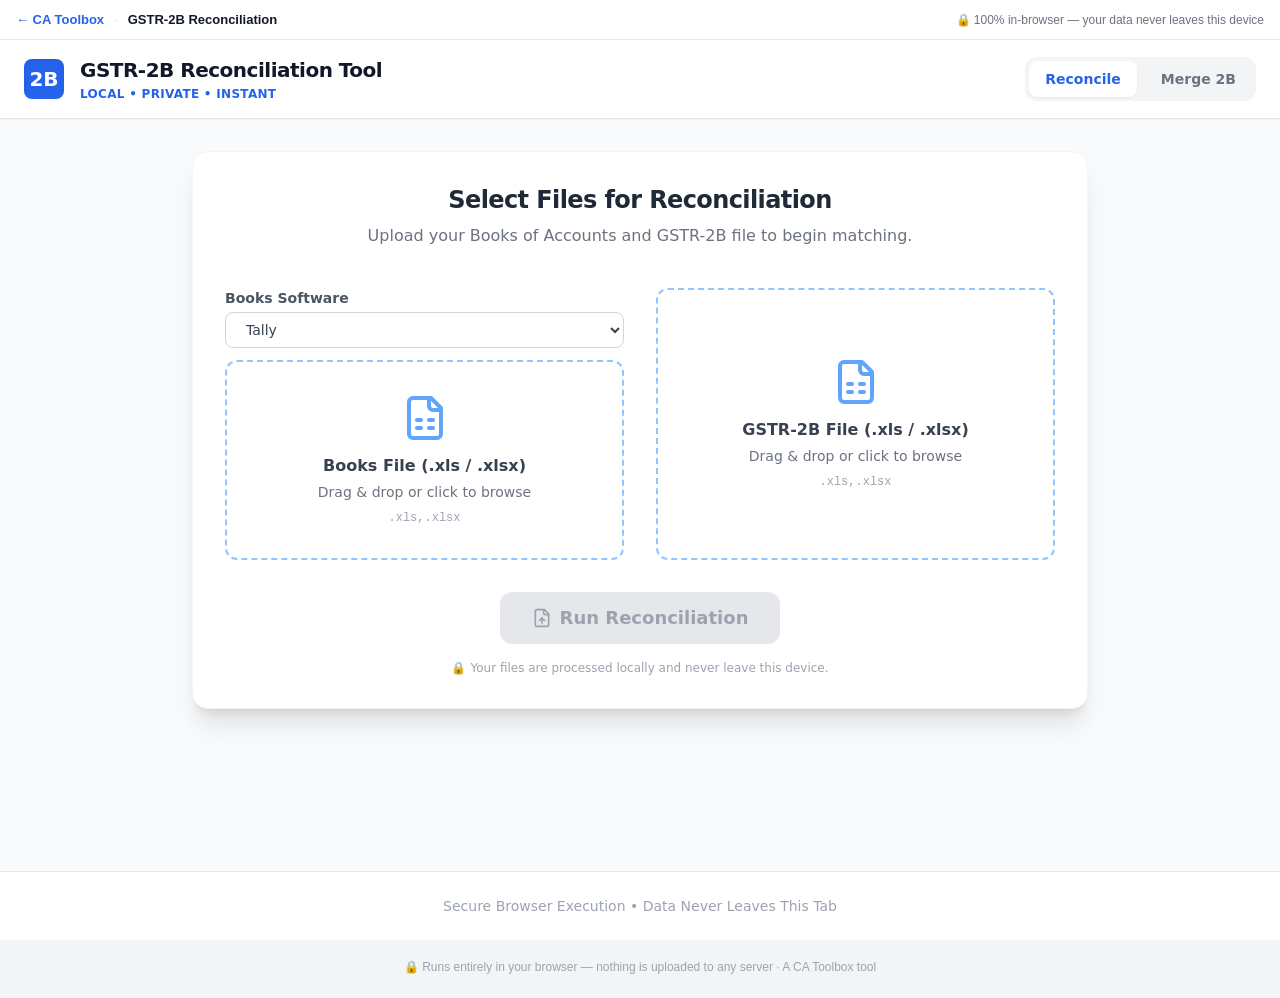
<file: gstr2b/index.html>
<!DOCTYPE html>
<html lang="en">
  <head>
    <meta charset="UTF-8" />
    <meta name="viewport" content="width=device-width, initial-scale=1.0" />
    <title>GSTR-2B Reconciliation Tool</title>
    <meta name="description" content="Match your Tally or Easy purchase register against the GST portal's GSTR-2B statement and get a color-coded ITC reconciliation report. Runs entirely in your browser.">
    <link rel="icon" type="image/svg+xml" href="/favicon.svg">
    <link rel="stylesheet" href="/toolbox.css">
    <script src="/toolbox.js" data-tool="GSTR-2B Reconciliation" defer></script>
    <script type="module" crossorigin src="/gstr2b/assets/index-DiRXZl95.js"></script>
    <link rel="stylesheet" crossorigin href="/gstr2b/assets/index-lKwXRAap.css">
  </head>
  <body>
    <div id="root"></div>
  </body>
</html>
</file>
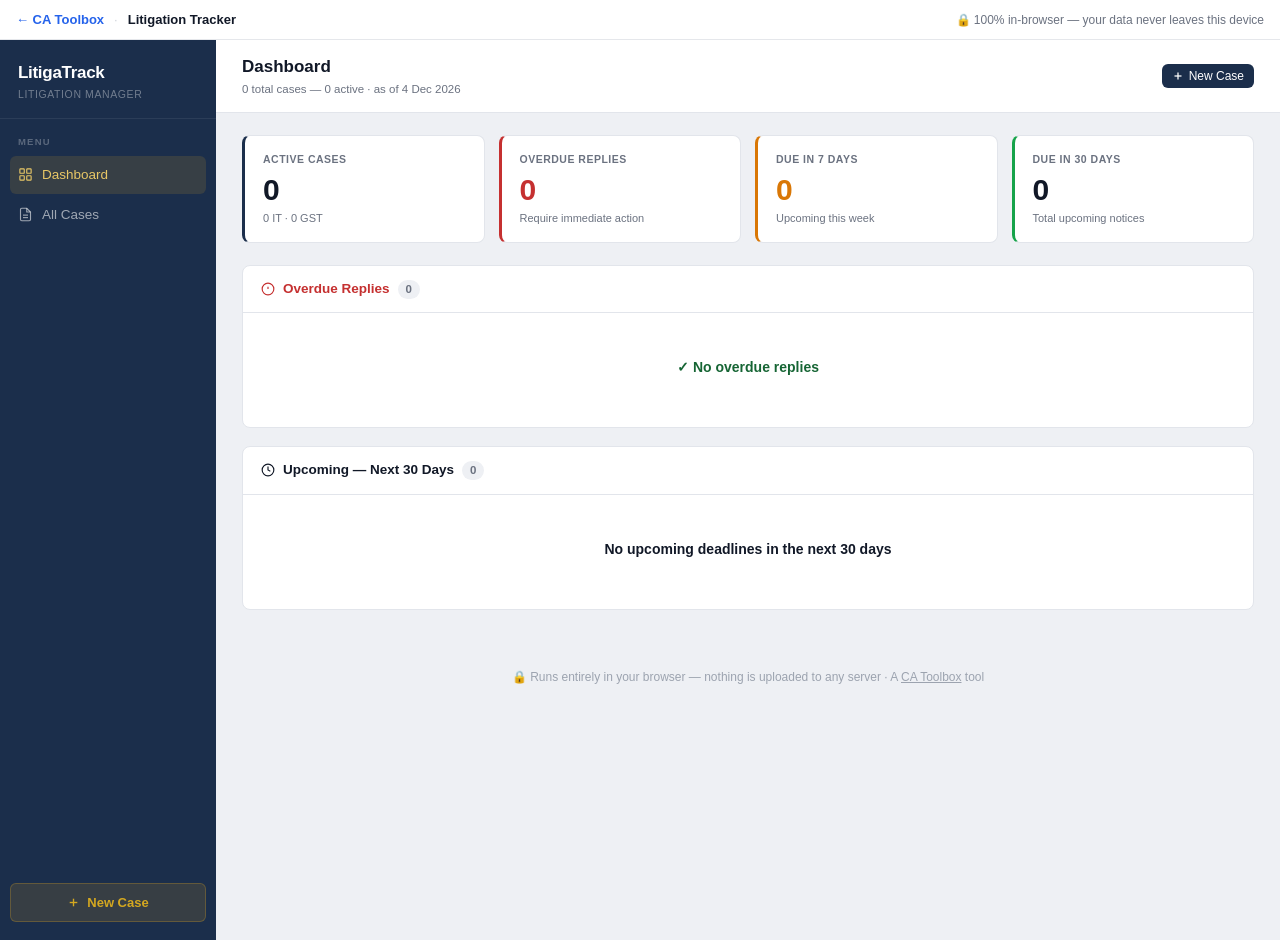
<file: litigation/index.html>
<!DOCTYPE html>
<html lang="en">
<head>
<meta charset="UTF-8">
<meta name="viewport" content="width=device-width, initial-scale=1.0">
<title>LitigaTrack — CA Litigation Manager</title>
<meta name="description" content="Track Income Tax and GST litigation across all forums — notices, replies, hearings and deadlines on one dashboard with overdue alerts. Runs entirely in your browser.">
<link rel="icon" type="image/svg+xml" href="favicon.svg">
<link rel="stylesheet" href="/toolbox.css">
<script src="/toolbox.js" data-tool="Litigation Tracker" defer></script>
<style>
*, *::before, *::after { box-sizing: border-box; margin: 0; padding: 0; }

:root {
  --bg: #EEF0F4;
  --surface: #FFFFFF;
  --navy: #1B2E4B;
  --navy-h: #243C62;
  --gold: #8C6D1F;
  --gold-tint: #FDF5E0;
  --gold-btn-bg: rgba(180,140,40,0.18);
  --gold-btn-border: rgba(180,140,40,0.35);
  --gold-btn-text: #D4A820;
  --text: #111827;
  --text-2: #6B7280;
  --border: #E2E5EB;
  --red: #C53030;
  --red-bg: #FEF2F2;
  --amber: #B45309;
  --amber-bg: #FFFBEB;
  --green: #166534;
  --green-bg: #F0FDF4;
  --blue: #1E40AF;
  --blue-bg: #EFF6FF;
  --purple: #6D28D9;
  --purple-bg: #F5F3FF;
  --sidebar-w: 216px;
  --r: 8px;
}

body {
  font-family: -apple-system, BlinkMacSystemFont, 'Segoe UI', Roboto, 'Helvetica Neue', sans-serif;
  background: var(--bg);
  color: var(--text);
  display: flex;
  min-height: 100vh;
  font-size: 13.5px;
  line-height: 1.5;
}

/* ── SIDEBAR ── */
#sidebar {
  width: var(--sidebar-w);
  background: var(--navy);
  min-height: 100vh;
  position: fixed;
  top: 0; left: 0;
  display: flex;
  flex-direction: column;
  z-index: 100;
}
.sb-logo {
  padding: 20px 18px 16px;
  border-bottom: 1px solid rgba(255,255,255,0.07);
}
.sb-logo-title {
  font-size: 17px;
  font-weight: 700;
  color: #fff;
  letter-spacing: -0.3px;
}
.sb-logo-sub {
  font-size: 10.5px;
  color: rgba(255,255,255,0.38);
  letter-spacing: 0.6px;
  text-transform: uppercase;
  margin-top: 1px;
}
.sb-nav {
  padding: 14px 10px;
  flex: 1;
}
.sb-nav-label {
  font-size: 9.5px;
  font-weight: 700;
  color: rgba(255,255,255,0.28);
  letter-spacing: 1.2px;
  text-transform: uppercase;
  padding: 2px 8px 6px;
}
.nav-item {
  display: flex;
  align-items: center;
  gap: 9px;
  padding: 9px 8px;
  border-radius: 6px;
  cursor: pointer;
  color: rgba(255,255,255,0.58);
  font-size: 13.5px;
  font-weight: 500;
  margin-bottom: 2px;
  user-select: none;
  transition: background 0.12s, color 0.12s;
}
.nav-item:hover { background: rgba(255,255,255,0.07); color: rgba(255,255,255,0.88); }
.nav-item.active { background: var(--gold-btn-bg); color: #E8C766; }
.nav-item svg { flex-shrink: 0; }
.sb-new-btn {
  margin: 12px 10px 18px;
  display: flex;
  align-items: center;
  justify-content: center;
  gap: 7px;
  padding: 9px 12px;
  background: var(--gold-btn-bg);
  border: 1px solid var(--gold-btn-border);
  border-radius: 6px;
  cursor: pointer;
  color: var(--gold-btn-text);
  font-size: 13px;
  font-weight: 600;
  transition: background 0.12s;
}
.sb-new-btn:hover { background: rgba(180,140,40,0.28); }

/* ── MAIN ── */
#main {
  margin-left: var(--sidebar-w);
  flex: 1;
  display: flex;
  flex-direction: column;
  min-height: 100vh;
}
.topbar {
  background: var(--surface);
  border-bottom: 1px solid var(--border);
  padding: 14px 26px;
  display: flex;
  align-items: center;
  justify-content: space-between;
  gap: 16px;
  position: sticky;
  top: 0;
  z-index: 10;
}
.page-title { font-size: 17px; font-weight: 600; }
.page-sub { font-size: 11.5px; color: var(--text-2); margin-top: 1px; }
.topbar-actions { display: flex; gap: 8px; align-items: center; flex-shrink: 0; }
.content { padding: 22px 26px; }

/* ── BUTTONS ── */
.btn {
  display: inline-flex;
  align-items: center;
  gap: 5px;
  padding: 7px 14px;
  border-radius: 6px;
  font-size: 13px;
  font-weight: 500;
  cursor: pointer;
  border: none;
  transition: background 0.12s, opacity 0.12s;
  white-space: nowrap;
}
.btn-primary { background: var(--navy); color: #fff; }
.btn-primary:hover { background: var(--navy-h); }
.btn-outline { background: #fff; color: var(--text); border: 1px solid var(--border); }
.btn-outline:hover { background: var(--bg); }
.btn-danger { background: var(--red); color: #fff; }
.btn-danger:hover { opacity: 0.88; }
.btn-sm { padding: 5px 10px; font-size: 12px; }
.btn-xs { padding: 3px 8px; font-size: 11px; }

/* ── STAT CARDS ── */
.stats-row {
  display: grid;
  grid-template-columns: repeat(4, 1fr);
  gap: 14px;
  margin-bottom: 22px;
}
.stat-card {
  background: var(--surface);
  border: 1px solid var(--border);
  border-radius: var(--r);
  padding: 16px 18px;
  border-left-width: 3px;
}
.stat-card.c-navy { border-left-color: var(--navy); }
.stat-card.c-red   { border-left-color: var(--red); }
.stat-card.c-amber { border-left-color: #D97706; }
.stat-card.c-green { border-left-color: #16A34A; }
.stat-lbl { font-size: 10.5px; font-weight: 700; color: var(--text-2); text-transform: uppercase; letter-spacing: 0.5px; margin-bottom: 7px; }
.stat-val { font-size: 30px; font-weight: 700; line-height: 1; color: var(--text); }
.stat-val.red { color: var(--red); }
.stat-val.amber { color: #D97706; }
.stat-sub { font-size: 11px; color: var(--text-2); margin-top: 5px; }

/* ── CARDS & TABLES ── */
.card {
  background: var(--surface);
  border: 1px solid var(--border);
  border-radius: var(--r);
  overflow: hidden;
  margin-bottom: 18px;
}
.card-head {
  padding: 13px 18px;
  border-bottom: 1px solid var(--border);
  display: flex;
  align-items: center;
  justify-content: space-between;
  gap: 12px;
}
.card-title {
  font-size: 13.5px;
  font-weight: 600;
  display: flex;
  align-items: center;
  gap: 8px;
}
.card-count {
  font-size: 11.5px;
  font-weight: 600;
  color: var(--text-2);
  background: var(--bg);
  padding: 1px 8px;
  border-radius: 20px;
}
table { width: 100%; border-collapse: collapse; }
thead th {
  background: #F8FAFC;
  font-size: 10.5px;
  font-weight: 700;
  color: var(--text-2);
  text-transform: uppercase;
  letter-spacing: 0.5px;
  padding: 8px 16px;
  text-align: left;
  border-bottom: 1px solid var(--border);
  white-space: nowrap;
}
tbody td {
  padding: 10px 16px;
  border-bottom: 1px solid #F1F3F7;
  vertical-align: middle;
}
tbody tr:last-child td { border-bottom: none; }
tbody tr:hover td { background: #FAFBFD; }
.clickable-row { cursor: pointer; }

/* ── BADGES ── */
.badge {
  display: inline-flex;
  align-items: center;
  padding: 2px 7px;
  border-radius: 20px;
  font-size: 10.5px;
  font-weight: 700;
  text-transform: uppercase;
  letter-spacing: 0.3px;
  white-space: nowrap;
}
.b-it      { background: var(--blue-bg); color: var(--blue); }
.b-gst     { background: var(--purple-bg); color: var(--purple); }
.b-overdue { background: var(--red-bg); color: var(--red); }
.b-due-soon{ background: var(--amber-bg); color: var(--amber); }
.b-pending { background: var(--blue-bg); color: var(--blue); }
.b-replied { background: var(--green-bg); color: var(--green); }
.b-active  { background: var(--green-bg); color: var(--green); }
.b-disposed{ background: var(--bg); color: var(--text-2); border: 1px solid var(--border); }
.b-stayed  { background: var(--amber-bg); color: var(--amber); }

/* Days pill */
.d-pill {
  display: inline-block;
  padding: 1px 7px;
  border-radius: 20px;
  font-size: 11px;
  font-weight: 600;
  white-space: nowrap;
}

/* ── FILTERS BAR ── */
.filters-bar {
  padding: 12px 18px;
  border-bottom: 1px solid var(--border);
  display: flex;
  align-items: center;
  gap: 8px;
  flex-wrap: wrap;
}
.input-search {
  flex: 1;
  min-width: 180px;
  padding: 7px 11px;
  border: 1px solid var(--border);
  border-radius: 6px;
  font-size: 13px;
  outline: none;
  background: var(--bg);
  color: var(--text);
}
.input-search:focus { border-color: var(--navy); background: #fff; }
.filter-sel {
  padding: 7px 10px;
  border: 1px solid var(--border);
  border-radius: 6px;
  font-size: 13px;
  outline: none;
  background: var(--bg);
  color: var(--text);
  cursor: pointer;
}
.filter-sel:focus { border-color: var(--navy); }

/* ── CASE DETAIL META ── */
.case-meta-grid {
  display: grid;
  grid-template-columns: repeat(4, 1fr);
  gap: 1px;
  background: var(--border);
  border: 1px solid var(--border);
  border-radius: var(--r);
  overflow: hidden;
  margin-bottom: 20px;
}
.meta-cell {
  background: var(--surface);
  padding: 11px 15px;
}
.meta-lbl { font-size: 9.5px; font-weight: 700; color: var(--text-2); text-transform: uppercase; letter-spacing: 0.5px; margin-bottom: 3px; }
.meta-val { font-size: 13.5px; font-weight: 500; color: var(--text); }

/* ── EMPTY STATE ── */
.empty {
  text-align: center;
  padding: 44px 24px;
  color: var(--text-2);
}
.empty-icon { margin: 0 auto 12px; opacity: 0.25; }
.empty-title { font-size: 14px; font-weight: 600; color: var(--text); margin-bottom: 5px; }
.empty-desc { font-size: 12.5px; }

/* ── MODAL ── */
.overlay {
  position: fixed;
  inset: 0;
  background: rgba(15,22,36,0.45);
  z-index: 200;
  display: flex;
  align-items: center;
  justify-content: center;
  padding: 20px;
}
.modal {
  background: var(--surface);
  border-radius: 10px;
  width: 100%;
  max-width: 560px;
  max-height: 92vh;
  overflow-y: auto;
  box-shadow: 0 24px 64px rgba(0,0,0,0.18);
}
.modal-sm { max-width: 380px; }
.modal-head {
  padding: 17px 20px 13px;
  border-bottom: 1px solid var(--border);
  display: flex;
  align-items: center;
  justify-content: space-between;
}
.modal-title { font-size: 15px; font-weight: 600; }
.modal-close {
  width: 28px; height: 28px;
  display: flex; align-items: center; justify-content: center;
  border-radius: 6px;
  cursor: pointer;
  color: var(--text-2);
  border: none;
  background: none;
  font-size: 19px;
  line-height: 1;
}
.modal-close:hover { background: var(--bg); color: var(--text); }
.modal-body { padding: 18px 20px; }
.modal-foot {
  padding: 13px 20px;
  border-top: 1px solid var(--border);
  display: flex;
  justify-content: flex-end;
  gap: 8px;
}

/* ── FORMS ── */
.fg { display: flex; flex-direction: column; gap: 4px; }
.f2 { display: grid; grid-template-columns: 1fr 1fr; gap: 12px; }
.f3 { display: grid; grid-template-columns: 1fr 1fr 1fr; gap: 12px; }
.span2 { grid-column: span 2; }
label {
  font-size: 11px;
  font-weight: 700;
  color: var(--text-2);
  text-transform: uppercase;
  letter-spacing: 0.4px;
}
input[type="text"],
input[type="date"],
select,
textarea {
  padding: 7px 10px;
  border: 1px solid var(--border);
  border-radius: 6px;
  font-size: 13px;
  color: var(--text);
  background: #fff;
  outline: none;
  width: 100%;
  font-family: inherit;
}
input:focus, select:focus, textarea:focus { border-color: var(--navy); box-shadow: 0 0 0 2px rgba(27,46,75,0.08); }
textarea { resize: vertical; min-height: 58px; line-height: 1.5; }
.fg-gap { margin-bottom: 12px; }

/* ── ACTION BUTTONS ── */
.act-btn {
  display: inline-flex;
  align-items: center;
  justify-content: center;
  width: 27px; height: 27px;
  border-radius: 5px;
  border: 1px solid var(--border);
  background: transparent;
  cursor: pointer;
  color: var(--text-2);
  transition: all 0.1s;
}
.act-btn:hover { background: var(--bg); color: var(--text); }
.act-btn.del:hover { background: var(--red-bg); color: var(--red); border-color: #FECACA; }

/* ── MISC ── */
.back-btn {
  display: inline-flex;
  align-items: center;
  gap: 5px;
  font-size: 12.5px;
  color: var(--text-2);
  cursor: pointer;
  border: none;
  background: none;
  padding: 0 0 14px;
}
.back-btn:hover { color: var(--text); }
.nowrap { white-space: nowrap; }
.fw500 { font-weight: 500; }
.section-hd {
  font-size: 13px;
  font-weight: 600;
  margin-bottom: 10px;
}

/* ── TOAST ── */
#toast {
  position: fixed;
  bottom: 22px;
  right: 22px;
  background: var(--navy);
  color: #fff;
  padding: 10px 16px;
  border-radius: 7px;
  font-size: 13px;
  font-weight: 500;
  z-index: 999;
  box-shadow: 0 4px 18px rgba(0,0,0,0.2);
  opacity: 0;
  pointer-events: none;
  transition: opacity 0.25s;
}
#toast.show { opacity: 1; }

.hidden { display: none !important; }
::-webkit-scrollbar { width: 5px; height: 5px; }
::-webkit-scrollbar-track { background: transparent; }
::-webkit-scrollbar-thumb { background: var(--border); border-radius: 3px; }
</style>
</head>
<body>

<!-- ───── SIDEBAR ───── -->
<aside id="sidebar">
  <div class="sb-logo">
    <div class="sb-logo-title">LitigaTrack</div>
    <div class="sb-logo-sub">Litigation Manager</div>
  </div>
  <div class="sb-nav">
    <div class="sb-nav-label">Menu</div>
    <div class="nav-item active" id="nav-dashboard" onclick="showView('dashboard')">
      <svg width="15" height="15" fill="none" stroke="currentColor" stroke-width="1.8" viewBox="0 0 24 24"><rect x="3" y="3" width="7" height="7" rx="1"/><rect x="14" y="3" width="7" height="7" rx="1"/><rect x="3" y="14" width="7" height="7" rx="1"/><rect x="14" y="14" width="7" height="7" rx="1"/></svg>
      Dashboard
    </div>
    <div class="nav-item" id="nav-cases" onclick="showView('cases')">
      <svg width="15" height="15" fill="none" stroke="currentColor" stroke-width="1.8" viewBox="0 0 24 24"><path d="M14 2H6a2 2 0 0 0-2 2v16a2 2 0 0 0 2 2h12a2 2 0 0 0 2-2V8z"/><polyline points="14 2 14 8 20 8"/><line x1="16" y1="13" x2="8" y2="13"/><line x1="16" y1="17" x2="8" y2="17"/></svg>
      All Cases
    </div>
  </div>
  <div class="sb-new-btn" onclick="openCaseModal(null)">
    <svg width="13" height="13" fill="none" stroke="currentColor" stroke-width="2.5" viewBox="0 0 24 24"><line x1="12" y1="5" x2="12" y2="19"/><line x1="5" y1="12" x2="19" y2="12"/></svg>
    New Case
  </div>
</aside>

<!-- ───── MAIN ───── -->
<main id="main">

  <!-- ── DASHBOARD VIEW ── -->
  <div id="view-dashboard">
    <div class="topbar">
      <div>
        <div class="page-title">Dashboard</div>
        <div class="page-sub" id="dash-sub">—</div>
      </div>
      <div class="topbar-actions">
        <button class="btn btn-primary btn-sm" onclick="openCaseModal(null)">
          <svg width="12" height="12" fill="none" stroke="currentColor" stroke-width="2.5" viewBox="0 0 24 24"><line x1="12" y1="5" x2="12" y2="19"/><line x1="5" y1="12" x2="19" y2="12"/></svg>
          New Case
        </button>
      </div>
    </div>
    <div class="content">
      <div class="stats-row" id="stats-row"></div>
      <div class="card" id="overdue-card">
        <div class="card-head">
          <div class="card-title" style="color:var(--red);">
            <svg width="14" height="14" fill="none" stroke="currentColor" stroke-width="2" viewBox="0 0 24 24"><circle cx="12" cy="12" r="10"/><line x1="12" y1="8" x2="12" y2="12"/><line x1="12" y1="16" x2="12.01" y2="16"/></svg>
            Overdue Replies
            <span class="card-count" id="cnt-overdue">0</span>
          </div>
        </div>
        <div id="overdue-wrap"></div>
      </div>
      <div class="card">
        <div class="card-head">
          <div class="card-title">
            <svg width="14" height="14" fill="none" stroke="currentColor" stroke-width="2" viewBox="0 0 24 24"><circle cx="12" cy="12" r="10"/><polyline points="12 6 12 12 16 14"/></svg>
            Upcoming — Next 30 Days
            <span class="card-count" id="cnt-upcoming">0</span>
          </div>
        </div>
        <div id="upcoming-wrap"></div>
      </div>
    </div>
  </div>

  <!-- ── CASES VIEW ── -->
  <div id="view-cases" class="hidden">
    <div class="topbar">
      <div>
        <div class="page-title">All Cases</div>
        <div class="page-sub" id="cases-sub">—</div>
      </div>
      <div class="topbar-actions">
        <button class="btn btn-primary btn-sm" onclick="openCaseModal(null)">
          <svg width="12" height="12" fill="none" stroke="currentColor" stroke-width="2.5" viewBox="0 0 24 24"><line x1="12" y1="5" x2="12" y2="19"/><line x1="5" y1="12" x2="19" y2="12"/></svg>
          New Case
        </button>
      </div>
    </div>
    <div class="content">
      <div class="card">
        <div class="filters-bar">
          <input class="input-search" type="text" id="srch" placeholder="Search client, section, case no…" oninput="renderCases()">
          <select class="filter-sel" id="flt-type" onchange="renderCases()">
            <option value="">All Types</option>
            <option value="IT">Income Tax</option>
            <option value="GST">GST</option>
          </select>
          <select class="filter-sel" id="flt-level" onchange="renderCases()">
            <option value="">All Levels</option>
          </select>
          <select class="filter-sel" id="flt-status" onchange="renderCases()">
            <option value="">All Status</option>
            <option value="Active">Active</option>
            <option value="Stayed">Stayed</option>
            <option value="Disposed">Disposed</option>
          </select>
        </div>
        <div id="cases-wrap"></div>
      </div>
    </div>
  </div>

  <!-- ── CASE DETAIL VIEW ── -->
  <div id="view-detail" class="hidden">
    <div class="topbar">
      <div id="detail-topbar-left">
        <div class="page-title">Case Detail</div>
      </div>
      <div class="topbar-actions">
        <button class="btn btn-outline btn-sm" onclick="openCaseModal(currentCaseId)">Edit Case</button>
        <button class="btn btn-primary btn-sm" onclick="openProcModal(null)">
          <svg width="12" height="12" fill="none" stroke="currentColor" stroke-width="2.5" viewBox="0 0 24 24"><line x1="12" y1="5" x2="12" y2="19"/><line x1="5" y1="12" x2="19" y2="12"/></svg>
          Add Proceeding
        </button>
      </div>
    </div>
    <div class="content">
      <button class="back-btn" onclick="showView('cases')">
        <svg width="13" height="13" fill="none" stroke="currentColor" stroke-width="2" viewBox="0 0 24 24"><polyline points="15 18 9 12 15 6"/></svg>
        Back to All Cases
      </button>
      <div id="detail-meta" class="case-meta-grid"></div>
      <div class="section-hd">Proceedings &amp; Notices</div>
      <div class="card">
        <div id="procs-wrap"></div>
      </div>
    </div>
  </div>

</main>

<!-- ── TOAST ── -->
<div id="toast"></div>

<!-- ── MODAL: CASE ── -->
<div class="overlay hidden" id="ov-case" onclick="if(event.target===this)closeCaseModal()">
  <div class="modal">
    <div class="modal-head">
      <div class="modal-title" id="case-modal-ttl">New Case</div>
      <button class="modal-close" onclick="closeCaseModal()">×</button>
    </div>
    <div class="modal-body">
      <div class="f2 fg-gap">
        <div class="fg span2">
          <label>Client Name *</label>
          <input type="text" id="f-client" placeholder="e.g. ABC Pvt Ltd">
        </div>
        <div class="fg">
          <label>Case Type * <i class="tb-i" data-help="Pick Income Tax or GST — the list of forums, and the section suggestions, change automatically to match the selected law.">i</i></label>
          <select id="f-type" onchange="onTypeChange()">
            <option value="IT">Income Tax</option>
            <option value="GST">GST</option>
          </select>
        </div>
        <div class="fg">
          <label>Level / Forum *</label>
          <select id="f-level"></select>
        </div>
        <div class="fg">
          <label>Section *</label>
          <input type="text" id="f-section" list="section-opts" placeholder="e.g. 143(3) or Sec 73">
          <datalist id="section-opts"></datalist>
        </div>
        <div class="fg">
          <label id="f-year-lbl">Assessment Year *</label>
          <input type="text" id="f-year" placeholder="e.g. AY 2022-23">
        </div>
        <div class="fg">
          <label>Case / Demand No. <span style="text-transform:none;font-weight:400;">(optional)</span></label>
          <input type="text" id="f-caseno" placeholder="Reference number">
        </div>
        <div class="fg">
          <label>Status <i class="tb-i" data-help="Active = in progress. Stayed = a stay order holds the demand in abeyance. Disposed = finally decided, no further tracking needed.">i</i></label>
          <select id="f-status">
            <option value="Active">Active</option>
            <option value="Stayed">Stayed</option>
            <option value="Disposed">Disposed</option>
          </select>
        </div>
        <div class="fg span2">
          <label>Brief Description <span style="text-transform:none;font-weight:400;">(optional)</span></label>
          <textarea id="f-desc" placeholder="Nature of dispute, demand amount, brief facts…"></textarea>
        </div>
      </div>
    </div>
    <div class="modal-foot">
      <button class="btn btn-outline" onclick="closeCaseModal()">Cancel</button>
      <button class="btn btn-primary" onclick="saveCase()">Save Case</button>
    </div>
  </div>
</div>

<!-- ── MODAL: PROCEEDING ── -->
<div class="overlay hidden" id="ov-proc" onclick="if(event.target===this)closeProcModal()">
  <div class="modal">
    <div class="modal-head">
      <div class="modal-title" id="proc-modal-ttl">Add Proceeding</div>
      <button class="modal-close" onclick="closeProcModal()">×</button>
    </div>
    <div class="modal-body">
      <div class="f2 fg-gap">
        <div class="fg span2">
          <label>Notice / Proceeding Subject *</label>
          <input type="text" id="p-subject" placeholder="e.g. Notice u/s 142(1) — Calling for information">
        </div>
        <div class="fg">
          <label>Notice Date *</label>
          <input type="date" id="p-ndate">
        </div>
        <div class="fg">
          <label>Reply Due Date * <i class="tb-i" data-help="The dashboard's overdue and 'due soon' alerts are driven by this date. Enter the actual filing date in 'Actual Reply Date' once the reply is submitted.">i</i></label>
          <input type="date" id="p-duedate">
        </div>
        <div class="fg">
          <label>Actual Reply Date</label>
          <input type="date" id="p-replydate">
        </div>
        <div class="fg">
          <label>Next Hearing Date</label>
          <input type="date" id="p-heardate">
        </div>
        <div class="fg span2">
          <label>Remarks</label>
          <textarea id="p-remarks" placeholder="Documents submitted, officer name, demand amount, notes…"></textarea>
        </div>
      </div>
    </div>
    <div class="modal-foot">
      <button class="btn btn-outline" onclick="closeProcModal()">Cancel</button>
      <button class="btn btn-primary" onclick="saveProc()">Save</button>
    </div>
  </div>
</div>

<!-- ── MODAL: CONFIRM ── -->
<div class="overlay hidden" id="ov-confirm">
  <div class="modal modal-sm">
    <div class="modal-head">
      <div class="modal-title">Confirm Delete</div>
    </div>
    <div class="modal-body">
      <p id="confirm-msg" style="color:var(--text-2);font-size:13.5px;"></p>
    </div>
    <div class="modal-foot">
      <button class="btn btn-outline" id="confirm-cancel">Cancel</button>
      <button class="btn btn-danger" id="confirm-ok">Delete</button>
    </div>
  </div>
</div>

<script>
// ════════════════════════════════════
// DATA LAYER
// ════════════════════════════════════
const STORE = 'ca_litigate_v2';

function load() {
  try { return JSON.parse(localStorage.getItem(STORE)) || []; }
  catch { return []; }
}
function save(d) {
  localStorage.setItem(STORE, JSON.stringify(d));
}
function uid() {
  return Date.now().toString(36) + Math.random().toString(36).slice(2,7);
}

// ════════════════════════════════════
// CONSTANTS
// ════════════════════════════════════
const IT_LEVELS  = ['AO (Assessing Officer)','CIT(A)','NFAC','DRP','ITAT','High Court','Supreme Court','Other'];
const GST_LEVELS = ['Adjudicating Authority','First Appellate Authority','Appellate Authority (Commissioner)','GSTAT','High Court','Supreme Court','Other'];
const IT_SECTIONS  = ['143(1)','143(2)','143(3)','144','148','148A','153A','153C','263','264','270A','271AAC','271B','271C','276C','Other'];
const GST_SECTIONS = ['73','74','75','76','83','122','129','130','61','62','63','Other'];

const MONTHS = ['Jan','Feb','Mar','Apr','May','Jun','Jul','Aug','Sep','Oct','Nov','Dec'];

// ════════════════════════════════════
// STATE
// ════════════════════════════════════
let currentCaseId  = null;
let editingCaseId  = null;
let editingProcId  = null;
let currentView    = 'dashboard';

// ════════════════════════════════════
// HELPERS
// ════════════════════════════════════
function todayStr() {
  return new Date().toISOString().split('T')[0];
}

function daysTo(dateStr) {
  if (!dateStr) return null;
  const diff = new Date(dateStr) - new Date(todayStr());
  return Math.ceil(diff / 86400000);
}

function fmt(d) {
  if (!d) return '—';
  const [y,m,day] = d.split('-');
  return `${parseInt(day)} ${MONTHS[parseInt(m)-1]} ${y}`;
}

function esc(s) {
  if (s == null) return '';
  return String(s)
    .replace(/&/g,'&amp;')
    .replace(/</g,'&lt;')
    .replace(/>/g,'&gt;')
    .replace(/"/g,'&quot;');
}

function procStatus(p) {
  if (p.replydate) return 'replied';
  if (!p.duedate) return 'pending';
  const d = daysTo(p.duedate);
  if (d < 0)  return 'overdue';
  if (d <= 7) return 'due-soon';
  return 'pending';
}

function statusBadge(st) {
  const m = {
    'replied':  ['b-replied','Replied'],
    'overdue':  ['b-overdue','Overdue'],
    'due-soon': ['b-due-soon','Due Soon'],
    'pending':  ['b-pending','Pending'],
  };
  const [cls,lbl] = m[st] || ['b-pending','Pending'];
  return `<span class="badge ${cls}">${lbl}</span>`;
}

function daysPill(p) {
  if (p.replydate) return `<span style="font-size:11.5px;color:var(--green);font-weight:600;">✓ ${fmt(p.replydate)}</span>`;
  if (!p.duedate) return '—';
  const d = daysTo(p.duedate);
  if (d < 0)  return `<span class="d-pill b-overdue">${Math.abs(d)}d overdue</span>`;
  if (d === 0) return `<span class="d-pill b-overdue">Due today</span>`;
  if (d <= 7) return `<span class="d-pill b-due-soon">${d}d left</span>`;
  return `<span class="d-pill b-pending">${d}d left</span>`;
}

function pendingProcs(c) { return (c.proceedings||[]).filter(p=>!p.replydate); }
function overdueProcs(c) { return (c.proceedings||[]).filter(p=>!p.replydate&&p.duedate&&daysTo(p.duedate)<0); }

// ════════════════════════════════════
// NAVIGATION
// ════════════════════════════════════
function showView(v, caseId) {
  ['dashboard','cases','detail'].forEach(x => {
    document.getElementById(`view-${x}`).classList.add('hidden');
    const n = document.getElementById(`nav-${x}`);
    if (n) n.classList.remove('active');
  });
  document.getElementById(`view-${v}`).classList.remove('hidden');
  const navKey = v === 'detail' ? 'cases' : v;
  const navEl = document.getElementById(`nav-${navKey}`);
  if (navEl) navEl.classList.add('active');
  currentView = v;

  if (v === 'dashboard') renderDashboard();
  else if (v === 'cases') renderCases();
  else if (v === 'detail') { currentCaseId = caseId; renderDetail(); }
}

// ════════════════════════════════════
// DASHBOARD
// ════════════════════════════════════
function renderDashboard() {
  const all = load();
  const active = all.filter(c => c.status !== 'Disposed');
  const it  = active.filter(c => c.type === 'IT').length;
  const gst = active.filter(c => c.type === 'GST').length;

  let overdueRows = [], upcomingRows = [], dueIn7 = 0;

  active.forEach(c => {
    (c.proceedings||[]).forEach(p => {
      if (p.replydate || !p.duedate) return;
      const d = daysTo(p.duedate);
      const row = {c, p, d};
      if (d < 0) overdueRows.push(row);
      else if (d <= 30) {
        upcomingRows.push(row);
        if (d <= 7) dueIn7++;
      }
    });
  });

  overdueRows.sort((a,b)=>a.d-b.d);
  upcomingRows.sort((a,b)=>a.d-b.d);

  document.getElementById('dash-sub').textContent =
    `${all.length} total cases — ${active.length} active · as of ${fmt(todayStr())}`;

  document.getElementById('stats-row').innerHTML = `
    <div class="stat-card c-navy">
      <div class="stat-lbl">Active Cases</div>
      <div class="stat-val">${active.length}</div>
      <div class="stat-sub">${it} IT · ${gst} GST</div>
    </div>
    <div class="stat-card c-red">
      <div class="stat-lbl">Overdue Replies</div>
      <div class="stat-val red">${overdueRows.length}</div>
      <div class="stat-sub">Require immediate action</div>
    </div>
    <div class="stat-card c-amber">
      <div class="stat-lbl">Due in 7 Days</div>
      <div class="stat-val amber">${dueIn7}</div>
      <div class="stat-sub">Upcoming this week</div>
    </div>
    <div class="stat-card c-green">
      <div class="stat-lbl">Due in 30 Days</div>
      <div class="stat-val">${upcomingRows.length}</div>
      <div class="stat-sub">Total upcoming notices</div>
    </div>
  `;

  document.getElementById('cnt-overdue').textContent = overdueRows.length;
  document.getElementById('cnt-upcoming').textContent = upcomingRows.length;

  document.getElementById('overdue-wrap').innerHTML = overdueRows.length
    ? deadlineTable(overdueRows)
    : `<div class="empty"><div class="empty-title" style="color:var(--green);">✓ No overdue replies</div></div>`;

  document.getElementById('upcoming-wrap').innerHTML = upcomingRows.length
    ? deadlineTable(upcomingRows)
    : `<div class="empty"><div class="empty-title">No upcoming deadlines in the next 30 days</div></div>`;
}

function deadlineTable(rows) {
  return `<table><thead><tr>
    <th>Client</th><th>Type</th><th>Level</th><th>Section</th><th>Year</th>
    <th>Notice / Subject</th><th>Due Date</th><th>Status</th>
  </tr></thead><tbody>
    ${rows.map(({c,p})=>`
      <tr class="clickable-row" onclick="showView('detail','${c.id}')">
        <td class="fw500">${esc(c.client)}</td>
        <td><span class="badge b-${c.type.toLowerCase()}">${c.type}</span></td>
        <td style="font-size:12px;">${esc(c.level)}</td>
        <td>${esc(c.section)}</td>
        <td>${esc(c.year)}</td>
        <td style="max-width:200px;overflow:hidden;text-overflow:ellipsis;white-space:nowrap;">${esc(p.subject)}</td>
        <td class="nowrap">${fmt(p.duedate)}</td>
        <td>${daysPill(p)}</td>
      </tr>`).join('')}
  </tbody></table>`;
}

// ════════════════════════════════════
// ALL CASES TABLE
// ════════════════════════════════════
function renderCases() {
  const all = load();
  const q      = (document.getElementById('srch')?.value||'').toLowerCase();
  const fType  = document.getElementById('flt-type')?.value||'';
  const fLevel = document.getElementById('flt-level')?.value||'';
  const fStat  = document.getElementById('flt-status')?.value||'';

  // Populate level filter
  const lvlSel = document.getElementById('flt-level');
  const curLvlVal = lvlSel.value;
  const allLevels = [...new Set(all.map(c=>c.level).filter(Boolean))].sort();
  lvlSel.innerHTML = `<option value="">All Levels</option>`
    + allLevels.map(l=>`<option value="${esc(l)}" ${l===curLvlVal?'selected':''}>${esc(l)}</option>`).join('');

  const filtered = all.filter(c => {
    const txt = [c.client,c.section,c.caseno,c.description,c.year].join(' ').toLowerCase();
    return (!q || txt.includes(q))
      && (!fType  || c.type   === fType)
      && (!fLevel || c.level  === fLevel)
      && (!fStat  || c.status === fStat);
  });

  document.getElementById('cases-sub').textContent =
    `Showing ${filtered.length} of ${all.length} cases`;

  const wrap = document.getElementById('cases-wrap');

  if (!filtered.length) {
    wrap.innerHTML = `<div class="empty">
      <div class="empty-icon">
        <svg width="40" height="40" fill="none" stroke="currentColor" stroke-width="1.4" viewBox="0 0 24 24"><path d="M14 2H6a2 2 0 0 0-2 2v16a2 2 0 0 0 2 2h12a2 2 0 0 0 2-2V8z"/><polyline points="14 2 14 8 20 8"/></svg>
      </div>
      <div class="empty-title">${all.length?'No cases match filters':'No cases yet'}</div>
      <div class="empty-desc">${all.length?'Try adjusting your search.':'Click "New Case" to add your first case.'}</div>
    </div>`;
    return;
  }

  wrap.innerHTML = `<table><thead><tr>
    <th>Client</th><th>Type</th><th>Level</th><th>Section</th><th>Year</th>
    <th style="text-align:center;">Pending</th><th style="text-align:center;">Overdue</th>
    <th>Status</th><th>Actions</th>
  </tr></thead><tbody>
    ${filtered.map(c=>{
      const pnd = pendingProcs(c).length;
      const ovd = overdueProcs(c).length;
      return `<tr>
        <td class="fw500 clickable-row" onclick="showView('detail','${c.id}')">${esc(c.client)}</td>
        <td><span class="badge b-${c.type.toLowerCase()}">${c.type}</span></td>
        <td style="font-size:12px;max-width:140px;">${esc(c.level)}</td>
        <td>${esc(c.section)}</td>
        <td>${esc(c.year)}</td>
        <td style="text-align:center;">${pnd?`<span style="font-weight:600;color:var(--blue);">${pnd}</span>`:`<span style="color:var(--text-2);">0</span>`}</td>
        <td style="text-align:center;">${ovd?`<span style="font-weight:700;color:var(--red);">${ovd}</span>`:`<span style="color:var(--text-2);">0</span>`}</td>
        <td><span class="badge b-${c.status.toLowerCase()}">${c.status}</span></td>
        <td class="nowrap" style="display:flex;gap:4px;align-items:center;">
          <button class="act-btn" title="View" onclick="showView('detail','${c.id}')">
            <svg width="12" height="12" fill="none" stroke="currentColor" stroke-width="2" viewBox="0 0 24 24"><path d="M1 12s4-8 11-8 11 8 11 8-4 8-11 8-11-8-11-8z"/><circle cx="12" cy="12" r="3"/></svg>
          </button>
          <button class="act-btn" title="Edit" onclick="openCaseModal('${c.id}')">
            <svg width="12" height="12" fill="none" stroke="currentColor" stroke-width="2" viewBox="0 0 24 24"><path d="M11 4H4a2 2 0 0 0-2 2v14a2 2 0 0 0 2 2h14a2 2 0 0 0 2-2v-7"/><path d="M18.5 2.5a2.121 2.121 0 0 1 3 3L12 15l-4 1 1-4 9.5-9.5z"/></svg>
          </button>
          <button class="act-btn del" title="Delete" onclick="confirmDelCase('${c.id}')">
            <svg width="12" height="12" fill="none" stroke="currentColor" stroke-width="2" viewBox="0 0 24 24"><polyline points="3 6 5 6 21 6"/><path d="M19 6v14a2 2 0 0 1-2 2H7a2 2 0 0 1-2-2V6m3 0V4a1 1 0 0 1 1-1h4a1 1 0 0 1 1 1v2"/></svg>
          </button>
        </td>
      </tr>`;
    }).join('')}
  </tbody></table>`;
}

// ════════════════════════════════════
// CASE DETAIL
// ════════════════════════════════════
function renderDetail() {
  const all = load();
  const c = all.find(x=>x.id===currentCaseId);
  if (!c) { showView('cases'); return; }

  document.getElementById('detail-topbar-left').innerHTML = `
    <div class="page-title">${esc(c.client)}</div>
    <div class="page-sub">${c.type === 'IT'?'Income Tax':'GST'} &middot; ${esc(c.section)} &middot; ${esc(c.year)}</div>
  `;

  document.getElementById('detail-meta').innerHTML = `
    <div class="meta-cell"><div class="meta-lbl">Client</div><div class="meta-val">${esc(c.client)}</div></div>
    <div class="meta-cell"><div class="meta-lbl">Type</div><div class="meta-val">${c.type==='IT'?'Income Tax':'GST'}</div></div>
    <div class="meta-cell"><div class="meta-lbl">Level / Forum</div><div class="meta-val">${esc(c.level)}</div></div>
    <div class="meta-cell"><div class="meta-lbl">Section</div><div class="meta-val">${esc(c.section)}</div></div>
    <div class="meta-cell"><div class="meta-lbl">Year</div><div class="meta-val">${esc(c.year)}</div></div>
    <div class="meta-cell"><div class="meta-lbl">Case / Demand No.</div><div class="meta-val">${esc(c.caseno)||'—'}</div></div>
    <div class="meta-cell"><div class="meta-lbl">Status</div><div class="meta-val"><span class="badge b-${c.status.toLowerCase()}">${c.status}</span></div></div>
    <div class="meta-cell"><div class="meta-lbl">Description</div><div class="meta-val" style="font-size:12.5px;color:var(--text-2);">${esc(c.description)||'—'}</div></div>
  `;

  const procs = (c.proceedings||[]).slice().sort((a,b)=>(b.ndate||'').localeCompare(a.ndate||''));
  const wrap = document.getElementById('procs-wrap');

  if (!procs.length) {
    wrap.innerHTML = `<div class="empty">
      <div class="empty-icon">
        <svg width="36" height="36" fill="none" stroke="currentColor" stroke-width="1.4" viewBox="0 0 24 24"><path d="M14 2H6a2 2 0 0 0-2 2v16a2 2 0 0 0 2 2h12a2 2 0 0 0 2-2V8z"/><polyline points="14 2 14 8 20 8"/></svg>
      </div>
      <div class="empty-title">No proceedings logged</div>
      <div class="empty-desc">Click "Add Proceeding" to log a notice, order, or hearing.</div>
    </div>`;
    return;
  }

  wrap.innerHTML = `<table><thead><tr>
    <th>Notice Date</th>
    <th>Subject / Notice</th>
    <th>Due Date</th>
    <th>Reply Filed</th>
    <th>Next Hearing</th>
    <th>Status</th>
    <th>Remarks</th>
    <th>Actions</th>
  </tr></thead><tbody>
    ${procs.map(p=>{
      const st = procStatus(p);
      return `<tr>
        <td class="nowrap">${fmt(p.ndate)}</td>
        <td style="max-width:200px;">${esc(p.subject)}</td>
        <td class="nowrap">
          ${fmt(p.duedate)}
          <div style="margin-top:2px;">${daysPill(p)}</div>
        </td>
        <td class="nowrap" style="font-size:12px;">${fmt(p.replydate)}</td>
        <td class="nowrap" style="font-size:12px;">${fmt(p.heardate)}</td>
        <td>${statusBadge(st)}</td>
        <td style="font-size:12px;color:var(--text-2);max-width:140px;">${esc(p.remarks)||'—'}</td>
        <td class="nowrap" style="display:flex;gap:4px;">
          <button class="act-btn" title="Edit" onclick="openProcModal('${p.id}')">
            <svg width="12" height="12" fill="none" stroke="currentColor" stroke-width="2" viewBox="0 0 24 24"><path d="M11 4H4a2 2 0 0 0-2 2v14a2 2 0 0 0 2 2h14a2 2 0 0 0 2-2v-7"/><path d="M18.5 2.5a2.121 2.121 0 0 1 3 3L12 15l-4 1 1-4 9.5-9.5z"/></svg>
          </button>
          <button class="act-btn del" title="Delete" onclick="confirmDelProc('${p.id}')">
            <svg width="12" height="12" fill="none" stroke="currentColor" stroke-width="2" viewBox="0 0 24 24"><polyline points="3 6 5 6 21 6"/><path d="M19 6v14a2 2 0 0 1-2 2H7a2 2 0 0 1-2-2V6m3 0V4a1 1 0 0 1 1-1h4a1 1 0 0 1 1 1v2"/></svg>
          </button>
        </td>
      </tr>`;
    }).join('')}
  </tbody></table>`;
}

// ════════════════════════════════════
// CASE MODAL
// ════════════════════════════════════
function onTypeChange() {
  const t = document.getElementById('f-type').value;
  const lvlSel = document.getElementById('f-level');
  const levels = t === 'IT' ? IT_LEVELS : GST_LEVELS;
  lvlSel.innerHTML = levels.map(l=>`<option>${l}</option>`).join('');
  document.getElementById('f-year-lbl').textContent = t === 'IT' ? 'Assessment Year *' : 'Financial Year *';
  document.getElementById('f-year').placeholder = t === 'IT' ? 'e.g. AY 2022-23' : 'e.g. FY 2022-23';
  const sections = t === 'IT' ? IT_SECTIONS : GST_SECTIONS;
  document.getElementById('section-opts').innerHTML = sections.map(s=>`<option value="${s}">`).join('');
}

function openCaseModal(id) {
  editingCaseId = id || null;
  onTypeChange();
  if (id) {
    const c = load().find(x=>x.id===id);
    if (!c) return;
    document.getElementById('case-modal-ttl').textContent = 'Edit Case';
    document.getElementById('f-client').value  = c.client  || '';
    document.getElementById('f-type').value    = c.type    || 'IT';
    onTypeChange();
    document.getElementById('f-level').value   = c.level   || '';
    document.getElementById('f-section').value = c.section || '';
    document.getElementById('f-year').value    = c.year    || '';
    document.getElementById('f-caseno').value  = c.caseno  || '';
    document.getElementById('f-status').value  = c.status  || 'Active';
    document.getElementById('f-desc').value    = c.description || '';
  } else {
    document.getElementById('case-modal-ttl').textContent = 'New Case';
    ['f-client','f-section','f-year','f-caseno','f-desc'].forEach(id=>document.getElementById(id).value='');
    document.getElementById('f-type').value   = 'IT';
    onTypeChange();
    document.getElementById('f-status').value = 'Active';
  }
  document.getElementById('ov-case').classList.remove('hidden');
  document.getElementById('f-client').focus();
}

function closeCaseModal() {
  document.getElementById('ov-case').classList.add('hidden');
  editingCaseId = null;
}

function saveCase() {
  const client = document.getElementById('f-client').value.trim();
  const section = document.getElementById('f-section').value.trim();
  const year    = document.getElementById('f-year').value.trim();
  if (!client)  { toast('Client name is required'); return; }
  if (!section) { toast('Section is required'); return; }
  if (!year)    { toast('Year is required'); return; }

  const all = load();
  const rec = {
    client,
    type:        document.getElementById('f-type').value,
    level:       document.getElementById('f-level').value,
    section,
    year,
    caseno:      document.getElementById('f-caseno').value.trim(),
    status:      document.getElementById('f-status').value,
    description: document.getElementById('f-desc').value.trim(),
  };

  if (editingCaseId) {
    const i = all.findIndex(x=>x.id===editingCaseId);
    if (i>-1) all[i] = {...all[i], ...rec};
    toast('Case updated');
  } else {
    all.push({id:uid(), createdAt:todayStr(), proceedings:[], ...rec});
    toast('Case added');
  }

  save(all);
  closeCaseModal();
  if (currentView === 'dashboard') renderDashboard();
  else if (currentView === 'cases') renderCases();
  else renderDetail();
}

// ════════════════════════════════════
// PROCEEDING MODAL
// ════════════════════════════════════
function openProcModal(procId) {
  editingProcId = procId || null;
  if (procId && currentCaseId) {
    const c = load().find(x=>x.id===currentCaseId);
    const p = (c?.proceedings||[]).find(x=>x.id===procId);
    if (p) {
      document.getElementById('proc-modal-ttl').textContent = 'Edit Proceeding';
      document.getElementById('p-subject').value   = p.subject   || '';
      document.getElementById('p-ndate').value     = p.ndate     || '';
      document.getElementById('p-duedate').value   = p.duedate   || '';
      document.getElementById('p-replydate').value = p.replydate || '';
      document.getElementById('p-heardate').value  = p.heardate  || '';
      document.getElementById('p-remarks').value   = p.remarks   || '';
    }
  } else {
    document.getElementById('proc-modal-ttl').textContent = 'Add Proceeding';
    document.getElementById('p-subject').value   = '';
    document.getElementById('p-ndate').value     = todayStr();
    document.getElementById('p-duedate').value   = '';
    document.getElementById('p-replydate').value = '';
    document.getElementById('p-heardate').value  = '';
    document.getElementById('p-remarks').value   = '';
  }
  document.getElementById('ov-proc').classList.remove('hidden');
  document.getElementById('p-subject').focus();
}

function closeProcModal() {
  document.getElementById('ov-proc').classList.add('hidden');
  editingProcId = null;
}

function saveProc() {
  const subject  = document.getElementById('p-subject').value.trim();
  const ndate    = document.getElementById('p-ndate').value;
  const duedate  = document.getElementById('p-duedate').value;
  const replydate= document.getElementById('p-replydate').value || null;
  const heardate = document.getElementById('p-heardate').value  || null;
  const remarks  = document.getElementById('p-remarks').value.trim();

  if (!subject) { toast('Notice subject is required'); return; }
  if (!duedate) { toast('Reply due date is required'); return; }

  const all  = load();
  const cIdx = all.findIndex(x=>x.id===currentCaseId);
  if (cIdx === -1) return;
  if (!all[cIdx].proceedings) all[cIdx].proceedings = [];

  const proc = {id: editingProcId||uid(), subject, ndate, duedate, replydate, heardate, remarks};

  if (editingProcId) {
    const pIdx = all[cIdx].proceedings.findIndex(p=>p.id===editingProcId);
    if (pIdx>-1) all[cIdx].proceedings[pIdx] = proc;
    toast('Proceeding updated');
  } else {
    all[cIdx].proceedings.push(proc);
    toast('Proceeding added');
  }

  save(all);
  closeProcModal();
  renderDetail();
}

// ════════════════════════════════════
// DELETE
// ════════════════════════════════════
function confirmDelCase(id) {
  const c = load().find(x=>x.id===id);
  document.getElementById('confirm-msg').textContent =
    `Delete "${c?.client}"? This will also delete all ${c?.proceedings?.length||0} proceedings. This cannot be undone.`;
  document.getElementById('confirm-ok').onclick = () => {
    save(load().filter(x=>x.id!==id));
    closeConfirm();
    toast('Case deleted');
    showView('cases');
  };
  document.getElementById('confirm-cancel').onclick = closeConfirm;
  document.getElementById('ov-confirm').classList.remove('hidden');
}

function confirmDelProc(procId) {
  document.getElementById('confirm-msg').textContent = 'Delete this proceeding? This cannot be undone.';
  document.getElementById('confirm-ok').onclick = () => {
    const all = load();
    const i = all.findIndex(x=>x.id===currentCaseId);
    if (i>-1) all[i].proceedings = (all[i].proceedings||[]).filter(p=>p.id!==procId);
    save(all);
    closeConfirm();
    toast('Proceeding deleted');
    renderDetail();
  };
  document.getElementById('confirm-cancel').onclick = closeConfirm;
  document.getElementById('ov-confirm').classList.remove('hidden');
}

function closeConfirm() {
  document.getElementById('ov-confirm').classList.add('hidden');
}

// ════════════════════════════════════
// TOAST
// ════════════════════════════════════
let _toastTimer;
function toast(msg) {
  const el = document.getElementById('toast');
  el.textContent = msg;
  el.classList.add('show');
  clearTimeout(_toastTimer);
  _toastTimer = setTimeout(()=>el.classList.remove('show'), 2600);
}

// ════════════════════════════════════
// KEYBOARD SHORTCUTS
// ════════════════════════════════════
document.addEventListener('keydown', e => {
  if (e.key === 'Escape') {
    if (!document.getElementById('ov-case').classList.contains('hidden')) closeCaseModal();
    else if (!document.getElementById('ov-proc').classList.contains('hidden')) closeProcModal();
    else if (!document.getElementById('ov-confirm').classList.contains('hidden')) closeConfirm();
  }
});

// ════════════════════════════════════
// INIT
// ════════════════════════════════════
renderDashboard();
</script>
</body>
</html>
</file>
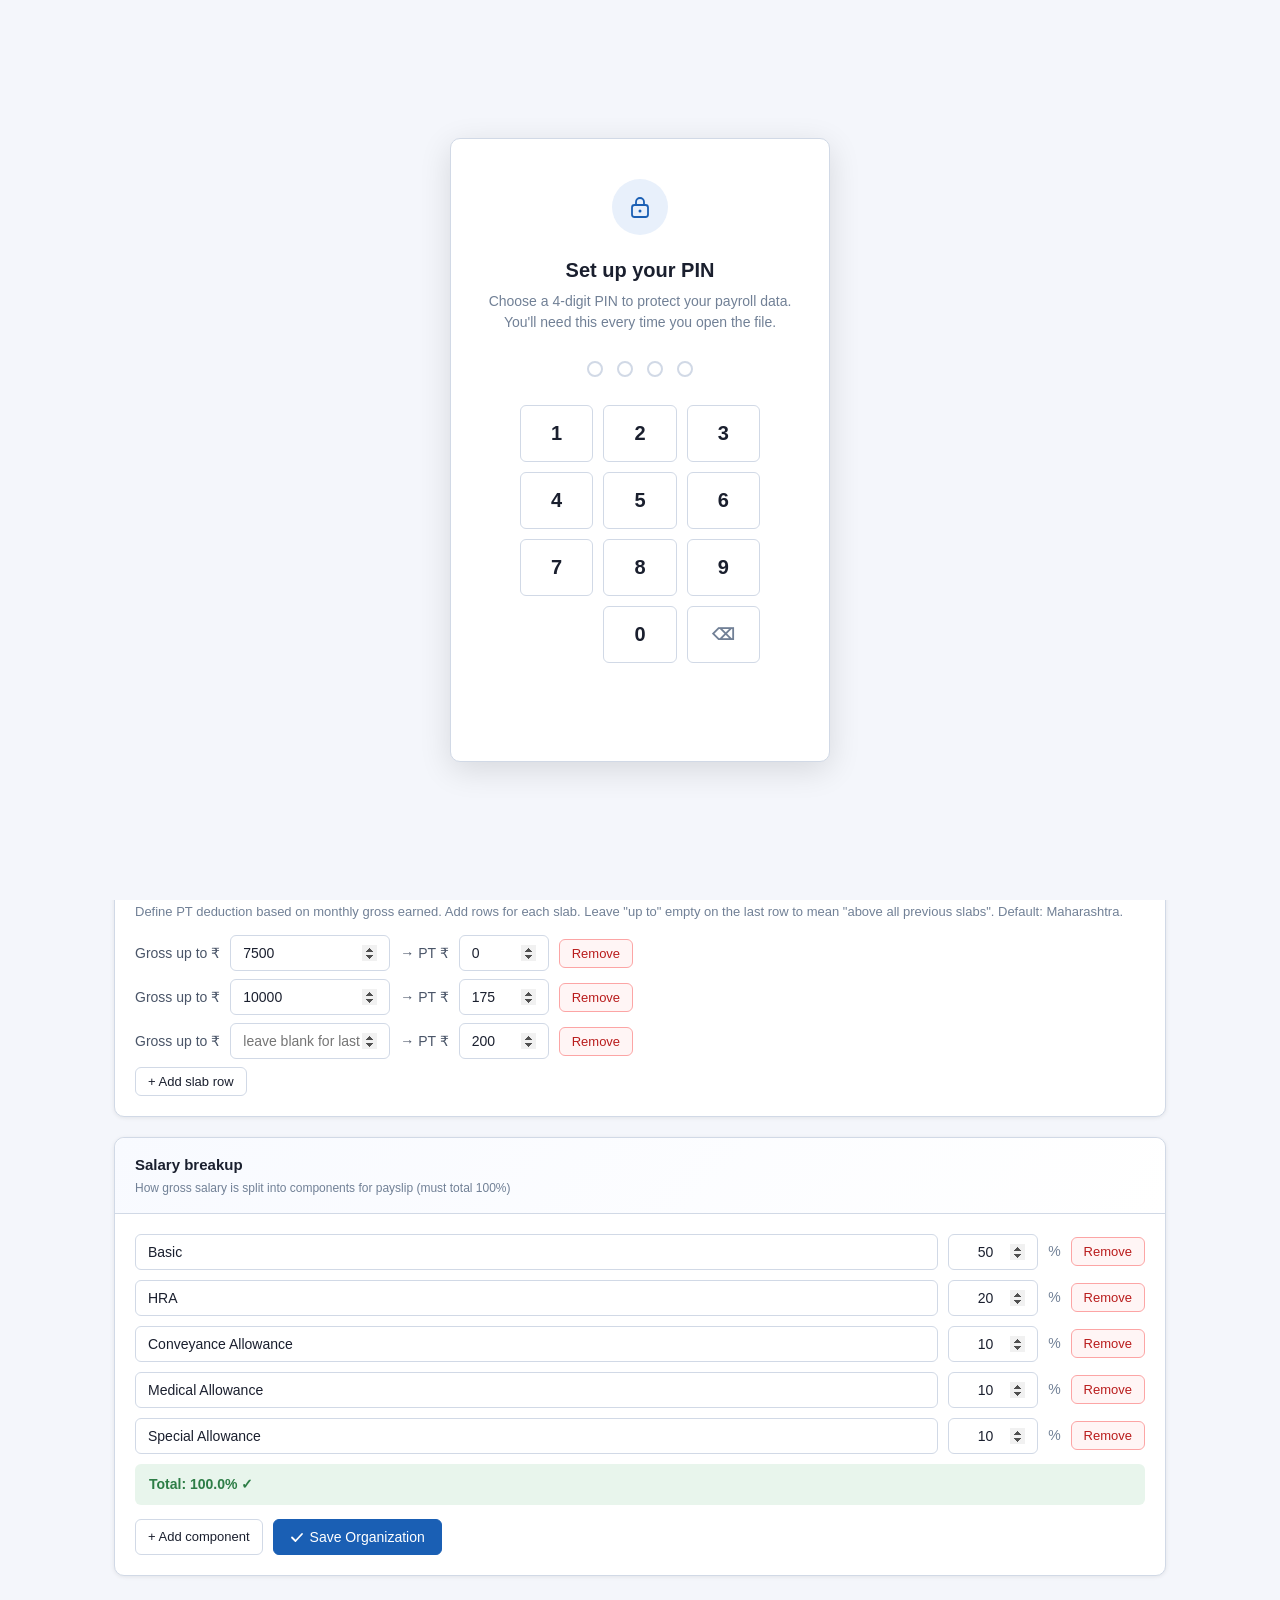
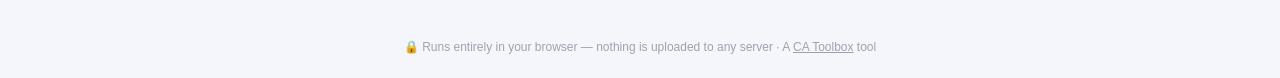
<file: payroll/index.html>
<!DOCTYPE html>
<html lang="en">
<head>
<meta charset="UTF-8">
<meta name="viewport" content="width=device-width, initial-scale=1.0">
<title>Payroll Tool — PF, ESIC, PT & Payslips</title>
<meta name="description" content="Run monthly or annual payroll with automatic PF, ESIC and Professional Tax deductions, generate printable payslips and manage multiple organizations. PIN-protected and fully offline.">
<link rel="icon" type="image/svg+xml" href="favicon.svg">
<link rel="stylesheet" href="/toolbox.css">
<script src="/toolbox.js" data-tool="Payroll Tool" defer></script>
<style>
*{box-sizing:border-box;margin:0;padding:0}
:root{
  --blue:#1a5fb4;--blue-light:#e8f0fb;--blue-mid:#4a86d8;--blue-dark:#0d3b7a;
  --green:#2d7d46;--green-bg:#e8f5ec;--red:#b91c1c;--red-bg:#fef2f2;
  --amber:#92400e;--amber-bg:#fffbeb;--border:#d1d9e6;--text:#1a1f2e;
  --text2:#4a5568;--text3:#718096;--bg:#f4f6fb;--white:#fff;
  --radius:10px;--radius-sm:6px;--shadow:0 1px 4px rgba(0,0,0,.08)
}
body{font-family:-apple-system,BlinkMacSystemFont,'Segoe UI',sans-serif;font-size:15px;color:var(--text);background:var(--bg);line-height:1.5}
.wrap{padding:1.5rem;max-width:1100px;margin:0 auto}

/* TOPBAR */
.topbar{display:flex;align-items:center;justify-content:space-between;margin-bottom:1.25rem;gap:12px;flex-wrap:wrap;background:var(--white);border:1px solid var(--border);border-radius:var(--radius);padding:1rem 1.25rem;box-shadow:var(--shadow)}
.org-left{display:flex;align-items:center;gap:10px;flex-wrap:wrap}
.org-label{font-size:12px;font-weight:600;color:var(--text3);text-transform:uppercase;letter-spacing:.06em}
.org-select-wrap{position:relative;display:flex;align-items:center}
.org-select-wrap select{padding:9px 36px 9px 12px;font-size:14px;font-weight:600;border:1.5px solid var(--blue);border-radius:var(--radius-sm);background:var(--blue-light);color:var(--blue-dark);appearance:none;cursor:pointer;min-width:200px}
.org-select-wrap select:focus{outline:none;box-shadow:0 0 0 3px rgba(26,95,180,.2)}
.org-chev{position:absolute;right:10px;pointer-events:none;color:var(--blue)}

/* NAV */
.nav{display:flex;gap:3px;background:var(--bg);border:1px solid var(--border);border-radius:var(--radius);padding:4px}
.nav-btn{padding:9px 18px;font-size:14px;cursor:pointer;background:transparent;border:none;color:var(--text2);border-radius:var(--radius-sm);font-weight:500;transition:all .15s;display:flex;align-items:center;gap:7px}
.nav-btn.active{background:var(--white);color:var(--blue);font-weight:600;box-shadow:var(--shadow);border:1px solid var(--border)}
.nav-btn:hover:not(.active){background:var(--white);color:var(--text)}

/* BUTTONS */
.btn{display:inline-flex;align-items:center;gap:6px;padding:9px 16px;font-size:14px;font-weight:500;border:1.5px solid var(--border);border-radius:var(--radius-sm);background:var(--white);color:var(--text);cursor:pointer;transition:all .12s;white-space:nowrap;font-family:inherit}
.btn:hover{background:var(--bg);border-color:#aab4c8}
.btn:active{transform:scale(.98)}
.btn-primary{background:var(--blue);color:#fff;border-color:var(--blue)}
.btn-primary:hover{background:var(--blue-dark);border-color:var(--blue-dark)}
.btn-sm{padding:6px 12px;font-size:13px}
.btn-ghost{border-color:transparent;color:var(--text2);background:transparent}
.btn-ghost:hover{background:var(--bg);color:var(--text);border-color:var(--border)}
.btn-danger{color:var(--red);border-color:#fca5a5;background:#fff5f5}
.btn-danger:hover{background:var(--red-bg)}
.btn-edit{color:var(--blue);border-color:#93c5fd;background:var(--blue-light)}
.btn-edit:hover{background:#dbeafe}
.btn-del-org{color:var(--red);border-color:#fca5a5;background:#fff5f5}
.btn-del-org:hover{background:var(--red-bg)}

/* SECTIONS */
.section{display:none}.section.active{display:block}

/* CARDS */
.card{background:var(--white);border:1px solid var(--border);border-radius:var(--radius);margin-bottom:1.25rem;box-shadow:var(--shadow)}
.card-head{padding:1rem 1.25rem;border-bottom:1px solid var(--border);display:flex;align-items:center;justify-content:space-between;gap:8px;background:linear-gradient(135deg,#f8faff 0%,var(--white) 100%);border-radius:var(--radius) var(--radius) 0 0}
.card-title{font-size:15px;font-weight:600;color:var(--text);display:flex;align-items:center;gap:8px}
.card-subtitle{font-size:12px;color:var(--text3);margin-top:2px}
.card-body{padding:1.25rem}

/* FORM */
.field{display:flex;flex-direction:column;gap:6px}
.field label{font-size:13px;font-weight:600;color:var(--text2)}
input,select,textarea{width:100%;padding:9px 12px;font-size:14px;border:1.5px solid var(--border);border-radius:var(--radius-sm);background:var(--white);color:var(--text);font-family:inherit}
input:focus,select:focus,textarea:focus{outline:none;border-color:var(--blue);box-shadow:0 0 0 3px rgba(26,95,180,.15)}
input[type=number]{-moz-appearance:textfield}
input[type=number]::-webkit-inner-spin-button{opacity:1}
.grid-2{display:grid;grid-template-columns:1fr 1fr;gap:14px}
.grid-3{display:grid;grid-template-columns:1fr 1fr 1fr;gap:14px}
.grid-4{display:grid;grid-template-columns:1fr 1fr 1fr 1fr;gap:14px}

/* PAY TOGGLE */
.pay-toggle{display:flex;border:1.5px solid var(--border);border-radius:var(--radius-sm);overflow:hidden;width:fit-content}
.pay-toggle-btn{padding:8px 18px;font-size:14px;font-weight:500;cursor:pointer;background:transparent;border:none;color:var(--text2);border-right:1.5px solid var(--border);transition:all .12s;font-family:inherit}
.pay-toggle-btn:last-child{border-right:none}
.pay-toggle-btn.active{background:var(--blue);color:#fff}

/* BADGES */
.badge{display:inline-block;font-size:12px;font-weight:600;padding:3px 10px;border-radius:20px}
.badge-monthly{background:var(--blue-light);color:var(--blue-dark)}
.badge-annual{background:var(--green-bg);color:var(--green)}
.badge-on{background:var(--green-bg);color:var(--green)}
.badge-off{background:var(--bg);color:var(--text3);border:1px solid var(--border)}

/* NOTICES */
.notice{font-size:14px;padding:12px 16px;border-radius:var(--radius-sm);margin-bottom:1rem;line-height:1.6;border:1px solid}
.notice-info{background:var(--blue-light);border-color:#93c5fd;color:var(--blue-dark)}
.notice-warn{background:var(--amber-bg);border-color:#fcd34d;color:var(--amber)}
.notice-success{background:var(--green-bg);border-color:#86efac;color:var(--green)}
.notice-error{background:var(--red-bg);border-color:#fca5a5;color:var(--red)}
.err{font-size:13px;color:var(--red);margin-top:6px;font-weight:500}

/* TABLES */
.tbl{width:100%;border-collapse:collapse;font-size:14px}
.tbl th{text-align:left;font-size:12px;font-weight:600;color:var(--text3);padding:10px 14px;border-bottom:1px solid var(--border);text-transform:uppercase;letter-spacing:.04em;white-space:nowrap;background:var(--bg)}
.tbl td{padding:11px 14px;border-bottom:1px solid var(--border);color:var(--text);vertical-align:middle}
.tbl tr:last-child td{border-bottom:none}
.tbl tbody tr:hover td{background:#f8faff}
.tbl tfoot td{font-weight:600;background:var(--bg);border-top:2px solid var(--border);padding:11px 14px}

/* METRICS */
.metrics{display:grid;grid-template-columns:repeat(3,1fr);gap:12px;margin-bottom:1.25rem}
.metric{background:linear-gradient(135deg,var(--blue-light),#f0f6ff);border:1px solid #b3d0f5;border-radius:var(--radius);padding:16px 18px}
.metric-lbl{font-size:12px;font-weight:600;color:var(--blue-mid);text-transform:uppercase;letter-spacing:.05em;margin-bottom:6px}
.metric-val{font-size:22px;font-weight:700;color:var(--blue-dark)}

/* ATTENDANCE INPUT */
.att-input{width:72px;padding:7px 8px;text-align:center;font-size:14px}

/* EMPTY STATE */
.empty{text-align:center;padding:3rem 1rem;color:var(--text3);font-size:15px}
.empty-icon{width:48px;height:48px;border-radius:50%;background:var(--bg);border:1.5px solid var(--border);display:flex;align-items:center;justify-content:center;margin:0 auto 12px}

/* PCT ROWS */
.pct-row{display:flex;align-items:center;gap:10px;margin-bottom:10px}
.pct-total{font-size:14px;font-weight:600;padding:10px 14px;border-radius:var(--radius-sm);margin-top:6px}
.pct-ok{background:var(--green-bg);color:var(--green)}
.pct-bad{background:var(--red-bg);color:var(--red)}

/* DEDUCTION TOGGLES */
.ded-grid{display:grid;grid-template-columns:1fr 1fr 1fr;gap:14px;margin-bottom:1rem}
.ded-card{border:1.5px solid var(--border);border-radius:var(--radius);padding:1rem;cursor:pointer;transition:all .15s;user-select:none}
.ded-card.on{border-color:var(--blue);background:var(--blue-light)}
.ded-card-title{font-size:14px;font-weight:600;margin-bottom:4px}
.ded-card-desc{font-size:12px;color:var(--text3);line-height:1.5}
.ded-card.on .ded-card-desc{color:var(--blue-dark)}

/* PT SLAB TABLE */
.slab-row{display:flex;align-items:center;gap:10px;margin-bottom:8px;font-size:14px}
.slab-row input{width:110px}
.slab-row span{color:var(--text3);white-space:nowrap}

/* NEW ORG MODAL */
.modal-overlay{display:none;position:fixed;inset:0;background:rgba(0,0,0,.4);z-index:100;align-items:center;justify-content:center}
.modal-overlay.show{display:flex}
.modal-box{background:var(--white);border-radius:var(--radius);padding:2rem;max-width:480px;width:100%;margin:1rem;box-shadow:0 8px 32px rgba(0,0,0,.18)}
.modal-title{font-size:18px;font-weight:700;margin-bottom:1.25rem;color:var(--text)}

/* TOOLBAR */
.toolbar{display:flex;gap:10px;flex-wrap:wrap;margin-bottom:1.25rem;align-items:center}

/* HOW TO USE */
.how-steps{counter-reset:step;display:flex;flex-direction:column;gap:12px}
.how-step{display:flex;align-items:flex-start;gap:14px;padding:14px 16px;border:1px solid var(--border);border-radius:var(--radius-sm);background:var(--white)}
.how-step-num{counter-increment:step;width:30px;height:30px;border-radius:50%;background:var(--blue);color:#fff;font-weight:700;font-size:14px;display:flex;align-items:center;justify-content:center;flex-shrink:0}
.how-step-body strong{display:block;font-size:14px;font-weight:600;margin-bottom:3px;color:var(--text)}
.how-step-body span{font-size:13px;color:var(--text2);line-height:1.6}

/* PAYSLIP OVERLAY */
.payslip-overlay{display:none;position:fixed;inset:0;background:rgba(0,0,0,.55);padding:2rem 1rem;z-index:1000;overflow-y:auto;align-items:flex-start;justify-content:center}
.ps-wrap{background:#fff;border-radius:var(--radius);max-width:640px;margin:0 auto;overflow:hidden;border:1px solid #ccc;color:#111;font-family:Arial,sans-serif}
.ps-top{background:var(--blue);padding:1.5rem 2rem;display:flex;justify-content:space-between;align-items:flex-start}
.ps-company{font-size:18px;font-weight:700;color:#fff}
.ps-addr{font-size:12px;color:rgba(255,255,255,.78);margin-top:3px}
.ps-slip-label{font-size:11px;color:rgba(255,255,255,.65);text-transform:uppercase;letter-spacing:.06em;text-align:right;margin-bottom:2px}
.ps-period-val{font-size:14px;font-weight:700;color:#fff;text-align:right}
.ps-info-grid{display:grid;grid-template-columns:1fr 1fr;border-bottom:1px solid #e5e7eb}
.ps-info-col{padding:1rem 1.75rem}
.ps-info-col:first-child{border-right:1px solid #e5e7eb}
.ps-kv{display:flex;justify-content:space-between;align-items:center;padding:4px 0;font-size:13px;border-bottom:.5px solid #f3f4f6}
.ps-kv:last-child{border-bottom:none}
.ps-key{color:#6b7280}
.ps-val{font-weight:600;color:#111}
.ps-attend-bar{display:grid;grid-template-columns:repeat(3,1fr);background:#f8faff;border-bottom:1px solid #e5e7eb}
.ps-ab-item{padding:14px 1.5rem;text-align:center;border-right:1px solid #e5e7eb}
.ps-ab-item:last-child{border-right:none}
.ps-ab-lbl{font-size:11px;color:#9ca3af;text-transform:uppercase;letter-spacing:.05em;margin-bottom:5px}
.ps-ab-val{font-size:18px;font-weight:700;color:var(--blue-dark)}
.ps-body{display:grid;grid-template-columns:1fr 1fr;border-bottom:1px solid #e5e7eb}
.ps-col{border-right:1px solid #e5e7eb}
.ps-col:last-child{border-right:none}
.ps-col-head{padding:9px 1.75rem;font-size:11px;font-weight:700;text-transform:uppercase;letter-spacing:.06em;color:var(--blue);background:#eef4fb;border-bottom:1px solid #dde8f5}
.ps-row{display:flex;justify-content:space-between;padding:8px 1.75rem;border-bottom:.5px solid #f3f4f6;font-size:13px}
.ps-row:last-child{border-bottom:none}
.ps-row.ps-total{font-weight:700;background:#f8faff;border-top:1px solid #e5e7eb;border-bottom:none;font-size:14px}
.ps-net-bar{display:flex;justify-content:space-between;align-items:center;padding:16px 1.75rem;background:var(--blue)}
.ps-net-lbl{font-size:14px;font-weight:600;color:rgba(255,255,255,.85)}
.ps-net-val{font-size:24px;font-weight:700;color:#fff}
.ps-actions-bar{display:flex;gap:8px;padding:1rem 1.75rem;border-top:1px solid #e5e7eb;background:#fafafa}

/* SECTION HEADER */
.section-header{margin-bottom:1.25rem}
.section-header h2{font-size:20px;font-weight:700;color:var(--text)}
.section-header p{font-size:14px;color:var(--text3);margin-top:3px}
.divider{height:1px;background:var(--border);margin:1.25rem 0}

@media print{body{background:#fff}.wrap{padding:0;max-width:100%}}

/* PIN SCREEN */
.pin-screen{display:none;position:fixed;inset:0;background:var(--bg);z-index:9999;align-items:center;justify-content:center;flex-direction:column}
.pin-screen.show{display:flex}
.pin-box{background:var(--white);border:1px solid var(--border);border-radius:var(--radius);padding:2.5rem 2rem;max-width:380px;width:100%;text-align:center;box-shadow:0 8px 32px rgba(0,0,0,.12)}
.pin-logo{width:56px;height:56px;background:var(--blue-light);border-radius:50%;display:flex;align-items:center;justify-content:center;margin:0 auto 1.25rem}
.pin-title{font-size:20px;font-weight:700;color:var(--text);margin-bottom:6px}
.pin-subtitle{font-size:14px;color:var(--text3);margin-bottom:1.75rem;line-height:1.5}
.pin-dots{display:flex;justify-content:center;gap:14px;margin-bottom:1.75rem}
.pin-dot{width:16px;height:16px;border-radius:50%;border:2px solid var(--border);background:var(--white);transition:all .15s}
.pin-dot.filled{background:var(--blue);border-color:var(--blue)}
.pin-dot.shake{animation:shake .3s ease}
@keyframes shake{0%,100%{transform:translateX(0)}25%{transform:translateX(-6px)}75%{transform:translateX(6px)}}
.pin-keypad{display:grid;grid-template-columns:repeat(3,1fr);gap:10px;max-width:240px;margin:0 auto}
.pin-key{padding:16px;font-size:20px;font-weight:600;border:1.5px solid var(--border);border-radius:var(--radius-sm);background:var(--white);color:var(--text);cursor:pointer;transition:all .1s;font-family:inherit}
.pin-key:hover{background:var(--blue-light);border-color:var(--blue);color:var(--blue)}
.pin-key:active{transform:scale(.94);background:var(--blue);color:#fff;border-color:var(--blue)}
.pin-key.del{font-size:16px;color:var(--text3)}
.pin-key.del:hover{background:var(--red-bg);border-color:#fca5a5;color:var(--red)}
.pin-err{font-size:13px;color:var(--red);font-weight:600;margin-top:14px;min-height:20px}
.pin-attempts{font-size:12px;color:var(--text3);margin-top:6px;min-height:18px}
</style>
</head>
<body>
<div class="wrap" id="appRoot">

<!-- PIN SCREEN -->
<div class="pin-screen" id="pinScreen">
  <div class="pin-box">
    <div class="pin-logo">
      <svg width="26" height="26" viewBox="0 0 26 26" fill="none"><rect x="5" y="11" width="16" height="12" rx="2.5" stroke="#1a5fb4" stroke-width="1.8"/><path d="M9 11V8a4 4 0 0 1 8 0v3" stroke="#1a5fb4" stroke-width="1.8" stroke-linecap="round"/><circle cx="13" cy="17" r="1.5" fill="#1a5fb4"/></svg>
    </div>
    <div class="pin-title" id="pinTitle">Welcome back</div>
    <div class="pin-subtitle" id="pinSubtitle">Enter your PIN to access Payroll Tool</div>
    <div class="pin-dots" id="pinDots">
      <div class="pin-dot" id="dot0"></div>
      <div class="pin-dot" id="dot1"></div>
      <div class="pin-dot" id="dot2"></div>
      <div class="pin-dot" id="dot3"></div>
    </div>
    <div class="pin-keypad">
      <button class="pin-key" onclick="pinKey('1')">1</button>
      <button class="pin-key" onclick="pinKey('2')">2</button>
      <button class="pin-key" onclick="pinKey('3')">3</button>
      <button class="pin-key" onclick="pinKey('4')">4</button>
      <button class="pin-key" onclick="pinKey('5')">5</button>
      <button class="pin-key" onclick="pinKey('6')">6</button>
      <button class="pin-key" onclick="pinKey('7')">7</button>
      <button class="pin-key" onclick="pinKey('8')">8</button>
      <button class="pin-key" onclick="pinKey('9')">9</button>
      <div></div>
      <button class="pin-key" onclick="pinKey('0')">0</button>
      <button class="pin-key del" onclick="pinBackspace()">⌫</button>
    </div>
    <div class="pin-err" id="pinErr"></div>
    <div class="pin-attempts" id="pinAttempts"></div>
  </div>
</div>

<!-- NEW ORG MODAL -->
<div class="modal-overlay" id="newOrgModal">
  <div class="modal-box">
    <div class="modal-title">Create new organization</div>
    <div class="field" style="margin-bottom:14px"><label>Organization name *</label><input id="newOrgName" placeholder="e.g. Acme Textiles Pvt Ltd"></div>
    <div class="field" style="margin-bottom:1.25rem">
      <label>Pay type for this organization <i class="tb-i" data-help="Monthly: enter each employee's gross PER MONTH. Annual: enter gross PER YEAR — it is prorated per day worked. Every employee added to this organization follows this pay type.">i</i></label>
      <div class="pay-toggle" style="margin-top:4px">
        <button id="newOrgPtM" class="pay-toggle-btn active" onclick="setNewOrgPt('monthly')">Monthly pay</button>
        <button id="newOrgPtA" class="pay-toggle-btn" onclick="setNewOrgPt('annual')">Annual pay</button>
      </div>
    </div>
    <div id="newOrgErr" class="err" style="display:none;margin-bottom:10px"></div>
    <div style="display:flex;gap:10px">
      <button class="btn btn-primary" onclick="createOrg()">Create organization</button>
      <button class="btn btn-ghost" onclick="closeNewOrgModal()">Cancel</button>
    </div>
  </div>
</div>

<!-- PAYSLIP OVERLAY -->
<div id="payslipOverlay" class="payslip-overlay" onclick="if(event.target===this)closePayslip()">
  <div class="ps-wrap" id="psWrap"></div>
</div>

<!-- TOPBAR -->
<div class="topbar">
  <div class="org-left">
    <span class="org-label">Organization</span>
    <div class="org-select-wrap">
      <select id="orgSwitcher" onchange="switchOrg(this.value)"></select>
      <svg class="org-chev" width="14" height="14" viewBox="0 0 14 14" fill="none"><path d="M3.5 5.5l3.5 3.5 3.5-3.5" stroke="currentColor" stroke-width="1.5" stroke-linecap="round" stroke-linejoin="round"/></svg>
    </div>
    <button class="btn btn-sm" onclick="openNewOrgModal()" style="border-color:#93c5fd;color:var(--blue)">
      <svg width="12" height="12" viewBox="0 0 12 12" fill="none"><path d="M6 1v10M1 6h10" stroke="currentColor" stroke-width="1.7" stroke-linecap="round"/></svg>
      New Org
    </button>
    <button class="btn btn-sm btn-del-org" id="delOrgBtn" onclick="deleteCurrentOrg()">Delete Org</button>
  </div>
  <div class="nav">
    <button class="nav-btn" onclick="showTab('guide')">
      <svg width="15" height="15" viewBox="0 0 15 15" fill="none"><circle cx="7.5" cy="7.5" r="6" stroke="currentColor" stroke-width="1.3"/><path d="M7.5 7v4M7.5 5v.5" stroke="currentColor" stroke-width="1.5" stroke-linecap="round"/></svg>
      How to Use
    </button>
    <button class="nav-btn active" onclick="showTab('org')">
      <svg width="15" height="15" viewBox="0 0 15 15" fill="none"><rect x="2" y="2" width="11" height="11" rx="2" stroke="currentColor" stroke-width="1.3"/><path d="M5 7.5h5M7.5 5v5" stroke="currentColor" stroke-width="1.3" stroke-linecap="round"/></svg>
      Organization
    </button>
    <button class="nav-btn" onclick="showTab('employees')">
      <svg width="15" height="15" viewBox="0 0 15 15" fill="none"><circle cx="7.5" cy="5" r="2.5" stroke="currentColor" stroke-width="1.3"/><path d="M2 14c0-3.038 2.462-5.5 5.5-5.5S13 10.962 13 14" stroke="currentColor" stroke-width="1.3" stroke-linecap="round"/></svg>
      Employees
    </button>
    <button class="nav-btn" onclick="showTab('payroll')">
      <svg width="15" height="15" viewBox="0 0 15 15" fill="none"><rect x="2" y="2.5" width="11" height="10" rx="1.5" stroke="currentColor" stroke-width="1.3"/><path d="M5 7h5M5 9.5h3.5" stroke="currentColor" stroke-width="1.3" stroke-linecap="round"/></svg>
      Run Payroll
    </button>
    <button class="nav-btn" onclick="showTab('settings')">
      <svg width="15" height="15" viewBox="0 0 15 15" fill="none"><circle cx="7.5" cy="7.5" r="2" stroke="currentColor" stroke-width="1.3"/><path d="M7.5 1.5v1M7.5 12.5v1M1.5 7.5h1M12.5 7.5h1M3.4 3.4l.7.7M10.9 10.9l.7.7M3.4 11.6l.7-.7M10.9 4.1l.7-.7" stroke="currentColor" stroke-width="1.3" stroke-linecap="round"/></svg>
      Settings
    </button>
  </div>
</div>

<!-- HOW TO USE -->
<div id="guide" class="section">
  <div class="section-header">
    <h2>How to Use This Payroll Tool</h2>
    <p>Follow these steps to process payroll for your organization</p>
  </div>
  <div class="card">
    <div class="card-head"><span class="card-title">Getting started</span></div>
    <div class="card-body">
      <div class="how-steps">
        <div class="how-step">
          <div class="how-step-num">1</div>
          <div class="how-step-body">
            <strong>Set up your Organization</strong>
            <span>Go to the <b>Organization</b> tab. Fill in your company name, address, and registration details (PF, ESI, GSTIN). Configure which statutory deductions apply — PF, ESIC, and/or Professional Tax. Set your state's PT slab. Add your salary breakup components (Basic, HRA, etc.) so payslips show a proper earnings breakdown. Click <b>Save Organization</b>.</span>
          </div>
        </div>
        <div class="how-step">
          <div class="how-step-num">2</div>
          <div class="how-step-body">
            <strong>Add Employees</strong>
            <span>Go to the <b>Employees</b> tab. Click <b>Add Employee</b> and fill in their ID, name, designation, department, date of joining, date of birth, and gross pay. Each employee belongs to the currently selected organization. You can edit or remove employees at any time using the Edit button next to each row.</span>
          </div>
        </div>
        <div class="how-step">
          <div class="how-step-num">3</div>
          <div class="how-step-body">
            <strong>Run Payroll</strong>
            <span>Go to <b>Run Payroll</b>. Select the month and year. Enter the number of <b>Present Days</b> for each employee. Overtime days are automatically added on top. Click <b>Calculate Payroll</b> to compute earnings, statutory deductions (PF, ESIC, PT), and net pay.</span>
          </div>
        </div>
        <div class="how-step">
          <div class="how-step-num">4</div>
          <div class="how-step-body">
            <strong>View &amp; Print Payslips</strong>
            <span>After calculation, click <b>View Payslip</b> next to any employee to see their individual payslip. Use <b>Print Payslip</b> to print or save as PDF. Use <b>Bulk Download Payslips</b> to print all payslips in one go — each employee gets a separate page.</span>
          </div>
        </div>
        <div class="how-step">
          <div class="how-step-num">5</div>
          <div class="how-step-body">
            <strong>Multiple Organizations</strong>
            <span>Use the organization switcher at the top to switch between organizations. Each organization has its own employee list, deduction settings, and salary breakup. Click <b>New Org</b> to create an additional organization (e.g. a sister company in the same business group).</span>
          </div>
        </div>
        <div class="how-step">
          <div class="how-step-num">6</div>
          <div class="how-step-body">
            <strong>Export &amp; Import Data</strong>
            <span>In the Employees tab, use <b>Export List</b> to save your employee data as a JSON file. Use <b>Import List</b> to load a previously exported file. Payroll results can be exported as <b>CSV</b> for use in Excel or accounting software.</span>
          </div>
        </div>
      </div>
    </div>
  </div>
  <div class="card">
    <div class="card-head"><span class="card-title">Statutory deduction rules</span></div>
    <div class="card-body">
      <div class="grid-3" style="gap:14px">
        <div style="border:1px solid var(--border);border-radius:var(--radius-sm);padding:14px">
          <div style="font-size:14px;font-weight:700;color:var(--blue);margin-bottom:8px">PF (Provident Fund)</div>
          <div style="font-size:13px;color:var(--text2);line-height:1.7">Employee contribution: <b>12% of Basic salary</b><br>Capped at <b>₹1,800/month</b> (when Basic &gt; ₹15,000)<br>Basic salary = as per your breakup %</div>
        </div>
        <div style="border:1px solid var(--border);border-radius:var(--radius-sm);padding:14px">
          <div style="font-size:14px;font-weight:700;color:var(--blue);margin-bottom:8px">ESIC</div>
          <div style="font-size:13px;color:var(--text2);line-height:1.7">Applicable only if gross earned ≤ <b>₹21,000/month</b><br>Employee: <b>0.75% of gross earned</b><br>Not applicable for annual-pay employees above threshold</div>
        </div>
        <div style="border:1px solid var(--border);border-radius:var(--radius-sm);padding:14px">
          <div style="font-size:14px;font-weight:700;color:var(--blue);margin-bottom:8px">Professional Tax</div>
          <div style="font-size:13px;color:var(--text2);line-height:1.7">Varies by state. Configure your state's slab in Organization settings.<br>Applied on <b>gross earned per month</b>.</div>
        </div>
      </div>
    </div>
  </div>
</div>

<!-- ORGANIZATION TAB -->
<div id="org" class="section active">
  <div class="section-header">
    <h2 id="orgSectionTitle">Organization Settings</h2>
    <p>Manage your company details, deductions and salary structure</p>
  </div>

  <div class="card">
    <div class="card-head">
      <div><div class="card-title">Company details</div></div>
      <span id="orgPayTypeBadge" class="badge"></span>
    </div>
    <div class="card-body">
      <div class="grid-2" style="margin-bottom:14px">
        <div class="field"><label>Company name *</label><input id="orgName" placeholder="e.g. Acme Pvt Ltd"></div>
        <div class="field"><label>Address</label><input id="orgAddr" placeholder="e.g. 123, MG Road, Ahmedabad"></div>
      </div>
      <div class="grid-3" style="margin-bottom:14px">
        <div class="field"><label>Email</label><input id="orgEmail" placeholder="hr@company.com"></div>
        <div class="field"><label>Phone</label><input id="orgPhone" placeholder="+91 98765 43210"></div>
        <div class="field"><label>Website</label><input id="orgWeb" placeholder="www.company.com"></div>
      </div>
      <div class="grid-3">
        <div class="field"><label>PF Registration No.</label><input id="orgPF" placeholder="PF number"></div>
        <div class="field"><label>ESI Registration No.</label><input id="orgESI" placeholder="ESI number"></div>
        <div class="field"><label>GSTIN</label><input id="orgGST" placeholder="GSTIN"></div>
      </div>
    </div>
  </div>

  <div class="card">
    <div class="card-head"><div class="card-title">Statutory deductions</div></div>
    <div class="card-body">
      <p style="font-size:14px;color:var(--text2);margin-bottom:1rem">Enable the deductions applicable to this organization. They will be automatically calculated for each employee's payslip.</p>
      <div class="ded-grid" id="dedCards">
        <div class="ded-card on" id="dedPF" onclick="toggleDed('PF')">
          <div style="display:flex;justify-content:space-between;align-items:center;margin-bottom:6px">
            <div class="ded-card-title">PF</div><span id="dedPFBadge" class="badge badge-on">ON</span>
          </div>
          <div class="ded-card-desc">Provident Fund — 12% of Basic (max ₹1,800/month). Employee share deducted from salary.</div>
        </div>
        <div class="ded-card on" id="dedESIC" onclick="toggleDed('ESIC')">
          <div style="display:flex;justify-content:space-between;align-items:center;margin-bottom:6px">
            <div class="ded-card-title">ESIC <i class="tb-i" data-help="Employee State Insurance applies only to employees whose gross EARNED amount is ₹21,000 or less per month — the tool automatically skips it above that threshold.">i</i></div><span id="dedESICBadge" class="badge badge-on">ON</span>
          </div>
          <div class="ded-card-desc">Employee State Insurance — 0.75% of gross earned. Only for employees with gross ≤ ₹21,000.</div>
        </div>
        <div class="ded-card on" id="dedPT" onclick="toggleDed('PT')">
          <div style="display:flex;justify-content:space-between;align-items:center;margin-bottom:6px">
            <div class="ded-card-title">Professional Tax</div><span id="dedPTBadge" class="badge badge-on">ON</span>
          </div>
          <div class="ded-card-desc">State-specific slab tax on monthly gross earned. Configure your state's slab below.</div>
        </div>
      </div>

      <div id="ptSlabSection" style="margin-top:6px">
        <div class="divider"></div>
        <div style="font-size:15px;font-weight:600;margin-bottom:6px;color:var(--text)">Professional Tax slab</div>
        <p style="font-size:13px;color:var(--text3);margin-bottom:14px">Define PT deduction based on monthly gross earned. Add rows for each slab. Leave "up to" empty on the last row to mean "above all previous slabs". Default: Maharashtra.</p>
        <div id="ptSlabRows"></div>
        <div id="ptSlabErr" class="err" style="display:none;margin-bottom:8px"></div>
        <button class="btn btn-sm" onclick="addPTSlabRow('','')">+ Add slab row</button>
      </div>
    </div>
  </div>

  <div class="card">
    <div class="card-head">
      <div><div class="card-title">Salary breakup</div><div class="card-subtitle">How gross salary is split into components for payslip (must total 100%)</div></div>
    </div>
    <div class="card-body">
      <div id="breakupRows"></div>
      <div id="pctTotal" style="display:none" class="pct-total"></div>
      <div style="display:flex;gap:10px;margin-top:14px">
        <button class="btn btn-sm" onclick="addBreakupRow('','')">+ Add component</button>
        <button class="btn btn-primary" onclick="saveOrgData()">
          <svg width="14" height="14" viewBox="0 0 14 14" fill="none"><path d="M2 7.5l3.5 3.5L12 4" stroke="currentColor" stroke-width="1.8" stroke-linecap="round" stroke-linejoin="round"/></svg>
          Save Organization
        </button>
      </div>
      <div id="orgSaveMsg" style="display:none;margin-top:10px"></div>
    </div>
  </div>
</div>

<!-- EMPLOYEES TAB -->
<div id="employees" class="section">
  <div class="section-header">
    <h2>Employees</h2>
    <p id="empSectionSub">Manage employees for the selected organization</p>
  </div>
  <div class="toolbar">
    <button class="btn btn-primary" onclick="openEmpForm()">
      <svg width="13" height="13" viewBox="0 0 13 13" fill="none"><path d="M6.5 1v11M1 6.5h11" stroke="currentColor" stroke-width="1.8" stroke-linecap="round"/></svg>
      Add Employee
    </button>
    <button class="btn" onclick="exportJSON()">
      <svg width="14" height="14" viewBox="0 0 14 14" fill="none"><path d="M7 1v9M4 7l3 3 3-3M1 12h12" stroke="currentColor" stroke-width="1.5" stroke-linecap="round" stroke-linejoin="round"/></svg>
      Export List
    </button>
    <button class="btn" onclick="document.getElementById('importFile').click()">
      <svg width="14" height="14" viewBox="0 0 14 14" fill="none"><path d="M7 10V1M4 4l3-3 3 3M1 12h12" stroke="currentColor" stroke-width="1.5" stroke-linecap="round" stroke-linejoin="round"/></svg>
      Import List
    </button>
    <input type="file" id="importFile" accept=".json" style="display:none" onchange="importJSON(event)">
  </div>

  <div id="addCard" class="card" style="display:none">
    <div class="card-head">
      <span class="card-title" id="empFormTitle">New Employee</span>
      <button class="btn btn-ghost btn-sm" onclick="closeEmpForm()">✕ Cancel</button>
    </div>
    <div class="card-body">
      <div id="ptLocked" class="notice notice-info" style="margin-bottom:14px"></div>
      <div class="grid-3" style="margin-bottom:14px">
        <div class="field"><label>Employee ID *</label><input id="fId" placeholder="EMP001"></div>
        <div class="field"><label>Full Name *</label><input id="fName" placeholder="Full name"></div>
        <div class="field"><label>Designation *</label><input id="fDesig" placeholder="e.g. Manager"></div>
      </div>
      <div class="grid-4" style="margin-bottom:14px">
        <div class="field"><label>Department *</label><input id="fDept" placeholder="e.g. Finance"></div>
        <div class="field"><label>Date of Joining</label><input id="fDoj" type="date"></div>
        <div class="field"><label>Date of Birth</label><input id="fDob" type="date"></div>
        <div class="field"><label id="fPayLabel">Gross Monthly Pay (₹) *</label><input id="fPay" type="number" min="0" placeholder="0"></div>
      </div>
      <div id="fErr" class="err" style="display:none"></div>
      <div style="display:flex;gap:10px;margin-top:6px">
        <button class="btn btn-primary" onclick="saveEmp()">Save Employee</button>
        <button class="btn btn-ghost" onclick="closeEmpForm()">Cancel</button>
      </div>
    </div>
  </div>

  <div class="card" style="overflow:hidden">
    <div class="card-head">
      <span class="card-title">Employee list</span>
      <span id="empCount" style="font-size:14px;color:var(--text3);font-weight:500"></span>
    </div>
    <div id="empTableWrap">
      <div class="empty">
        <div class="empty-icon"><svg width="22" height="22" viewBox="0 0 22 22" fill="none"><circle cx="11" cy="7" r="4" stroke="#9ca3af" stroke-width="1.5"/><path d="M3 21c0-4.418 3.582-8 8-8s8 3.582 8 8" stroke="#9ca3af" stroke-width="1.5" stroke-linecap="round"/></svg></div>
        <div>No employees yet.</div>
        <div style="font-size:13px;margin-top:4px">Click <b>Add Employee</b> above to get started.</div>
      </div>
    </div>
  </div>
</div>

<!-- PAYROLL TAB -->
<div id="payroll" class="section">
  <div class="section-header">
    <h2>Run Payroll</h2>
    <p>Select a period, enter present days, then calculate payroll</p>
  </div>

  <div class="card">
    <div class="card-head"><span class="card-title">Payroll period</span></div>
    <div class="card-body">
      <div class="grid-2" style="max-width:320px">
        <div class="field"><label>Month</label>
          <select id="pMonth">
            <option value="0">January</option><option value="1">February</option><option value="2">March</option>
            <option value="3">April</option><option value="4">May</option><option value="5">June</option>
            <option value="6">July</option><option value="7">August</option><option value="8">September</option>
            <option value="9">October</option><option value="10">November</option><option value="11">December</option>
          </select>
        </div>
        <div class="field"><label>Year</label><input id="pYear" type="number" value="2025" min="2000" max="2100"></div>
      </div>
    </div>
  </div>

  <div id="noEmpMsg" class="notice notice-warn" style="display:none">
    ⚠️ No employees found in this organization. Go to the <b>Employees</b> tab to add employees first.
  </div>

  <div id="attendCard" class="card" style="display:none;overflow:hidden">
    <div class="card-head">
      <span class="card-title">Attendance</span>
      <span id="periodLabel" style="font-size:14px;color:var(--text3);font-weight:500"></span>
    </div>
    <div style="overflow-x:auto">
      <table class="tbl">
        <thead><tr>
          <th>ID</th><th>Name</th><th>Designation</th><th>Gross Pay</th>
          <th style="text-align:center">Days in Month</th>
          <th style="text-align:center">Present Days <i class="tb-i" data-help="Days the employee actually worked this month. Gross earned = pay ÷ days in month × present days. LOP (loss of pay) days are simply left out.">i</i></th>
        </tr></thead>
        <tbody id="attendBody"></tbody>
      </table>
    </div>
    <div style="padding:1rem 1.25rem;border-top:1px solid var(--border);display:flex;gap:10px;align-items:center">
      <button class="btn btn-primary" onclick="calcPayroll()">
        <svg width="14" height="14" viewBox="0 0 14 14" fill="none"><rect x="1.5" y="1.5" width="11" height="11" rx="1.5" stroke="currentColor" stroke-width="1.4"/><path d="M5 7h4M7 5v4" stroke="currentColor" stroke-width="1.4" stroke-linecap="round"/></svg>
        Calculate Payroll
      </button>
      <span style="font-size:13px;color:var(--text3)">Enter present days for each employee, then click Calculate.</span>
    </div>
  </div>

  <div id="resultsCard" class="card" style="display:none;overflow:hidden">
    <div class="card-head">
      <span class="card-title">Payroll results</span>
      <div style="display:flex;gap:8px">
        <button class="btn btn-sm" onclick="bulkPrintPayslips()">
          <svg width="13" height="13" viewBox="0 0 13 13" fill="none"><rect x="1.5" y="4" width="10" height="7" rx="1" stroke="currentColor" stroke-width="1.3"/><path d="M4 4V2.5a.5.5 0 0 1 .5-.5h4a.5.5 0 0 1 .5.5V4M4 9.5h5" stroke="currentColor" stroke-width="1.3" stroke-linecap="round"/></svg>
          Bulk Payslips
        </button>
        <button class="btn btn-sm" onclick="exportCSV()">
          <svg width="13" height="13" viewBox="0 0 13 13" fill="none"><path d="M6.5 1v8M4 6.5l2.5 2.5L9 6.5M1.5 11.5h10" stroke="currentColor" stroke-width="1.4" stroke-linecap="round" stroke-linejoin="round"/></svg>
          Export CSV
        </button>
      </div>
    </div>
    <div id="metricsWrap" style="padding:1rem 1.25rem;border-bottom:1px solid var(--border)"></div>
    <div style="overflow-x:auto">
      <table class="tbl">
        <thead><tr>
          <th>ID</th><th>Name</th><th>Designation</th>
          <th style="text-align:center">Present</th>
          <th>Gross Earned</th><th>PF</th><th>ESIC</th><th>PT</th>
          <th>Total Ded.</th><th>Net Pay</th><th></th>
        </tr></thead>
        <tbody id="resultsBody"></tbody>
        <tfoot id="resultsFoot"></tfoot>
      </table>
    </div>
  </div>
</div>

<!-- SETTINGS TAB -->
<div id="settings" class="section">
  <div class="section-header">
    <h2>Settings</h2>
    <p>Manage your PIN and app security</p>
  </div>
  <div class="card">
    <div class="card-head"><span class="card-title">PIN protection</span></div>
    <div class="card-body">
      <p style="font-size:14px;color:var(--text2);margin-bottom:1.25rem">Your PIN is stored locally in this browser. It is required every time you open this file. Choose a 4-digit PIN you can remember.</p>

      <div id="changePinForm">
        <div class="grid-3" style="max-width:560px;margin-bottom:1rem">
          <div class="field"><label>Current PIN</label><input type="password" id="curPin" maxlength="4" placeholder="••••" inputmode="numeric"></div>
          <div class="field"><label>New PIN</label><input type="password" id="newPin" maxlength="4" placeholder="••••" inputmode="numeric"></div>
          <div class="field"><label>Confirm New PIN</label><input type="password" id="confirmPin" maxlength="4" placeholder="••••" inputmode="numeric"></div>
        </div>
        <div id="changePinErr" class="err" style="display:none;margin-bottom:10px"></div>
        <div id="changePinSuccess" class="notice notice-success" style="display:none;margin-bottom:10px"></div>
        <button class="btn btn-primary" onclick="changePin()">
          <svg width="14" height="14" viewBox="0 0 14 14" fill="none"><rect x="2" y="6" width="10" height="7" rx="1.5" stroke="currentColor" stroke-width="1.5"/><path d="M4.5 6V4.5a2.5 2.5 0 0 1 5 0V6" stroke="currentColor" stroke-width="1.5" stroke-linecap="round"/></svg>
          Update PIN
        </button>
      </div>

      <div class="divider"></div>
      <div style="font-size:15px;font-weight:600;margin-bottom:6px">Session</div>
      <p style="font-size:14px;color:var(--text2);margin-bottom:1rem">Lock the app immediately and return to the PIN screen.</p>
      <button class="btn btn-danger" onclick="lockApp()">
        <svg width="14" height="14" viewBox="0 0 14 14" fill="none"><rect x="2" y="6" width="10" height="7" rx="1.5" stroke="currentColor" stroke-width="1.5"/><path d="M4.5 6V4.5a2.5 2.5 0 0 1 5 0V6" stroke="currentColor" stroke-width="1.5" stroke-linecap="round"/></svg>
        Lock App
      </button>
    </div>
  </div>
</div>

</div><!-- end wrap -->

<script>
const MONTHS=['January','February','March','April','May','June','July','August','September','October','November','December'];
const DEFAULT_BREAKUP=[{name:'Basic',pct:50},{name:'HRA',pct:20},{name:'Conveyance Allowance',pct:10},{name:'Medical Allowance',pct:10},{name:'Special Allowance',pct:10}];
const DEFAULT_PT_SLABS=[{upTo:7500,amt:0},{upTo:10000,amt:175},{upTo:null,amt:200}];

let state={orgs:[],activeOrgId:null};
let results=[];
let editingEmpId=null;
let newOrgPayType='monthly';

/* ─── HELPERS ─── */
function genId(){return 'org_'+Date.now()+'_'+Math.random().toString(36).slice(2,6);}
function getOrg(id){return state.orgs.find(o=>o.id===(id||state.activeOrgId));}
function activeOrg(){return getOrg(state.activeOrgId);}
function persist(){localStorage.setItem('pr_v5_state',JSON.stringify(state));}
function fmtDate(d){if(!d)return '-';const p=d.split('-');return p[2]+'/'+p[1]+'/'+p[0];}
function fmt(n){return '₹'+Math.round(n).toLocaleString('en-IN');}
function daysInMonth(m,y){return new Date(y,m+1,0).getDate();}
function isLeap(y){return(y%4===0&&y%100!==0)||y%400===0;}

/* ─── DEDUCTION CALCULATIONS ─── */
function calcPF(basicEarned, enabled){
  if(!enabled) return 0;
  const contrib = basicEarned * 0.12;
  return Math.round(Math.min(contrib, 1800));
}
function calcESIC(grossEarned, enabled){
  if(!enabled) return 0;
  if(grossEarned > 21000) return 0;
  return Math.round(grossEarned * 0.0075);
}
function calcPT(grossEarned, enabled, slabs){
  if(!enabled) return 0;
  const sorted = [...slabs].sort((a,b)=>(a.upTo||999999)-(b.upTo||999999));
  for(const s of sorted){
    if(s.upTo===null || grossEarned <= s.upTo) return s.amt;
  }
  return 0;
}

/* ─── INIT ─── */
function loadState(){
  const s=localStorage.getItem('pr_v5_state');
  if(s){state=JSON.parse(s);if(!state.orgs)state.orgs=[];}
  if(!state.orgs.length){
    const id=genId();
    state.orgs.push(makeOrg(id,'My Organization','monthly'));
    state.activeOrgId=id;persist();
  }
  if(!state.activeOrgId||!getOrg()) state.activeOrgId=state.orgs[0].id;
}
function makeOrg(id,name,payType){
  return{id,name,addr:'',email:'',phone:'',web:'',pf:'',esi:'',gst:'',payType,
    deductions:{PF:true,ESIC:true,PT:true},
    ptSlabs:JSON.parse(JSON.stringify(DEFAULT_PT_SLABS)),
    breakup:JSON.parse(JSON.stringify(DEFAULT_BREAKUP)),
    employees:[]};
}
function init(){
  loadState();
  renderOrgSwitcher();
  loadOrgFields();
  renderBreakupRows();
  renderPTSlabRows();
  renderDedCards();
  renderEmpTable();
  const n=new Date();
  document.getElementById('pMonth').value=n.getMonth();
  document.getElementById('pYear').value=n.getFullYear();
  updateAttend();
  document.getElementById('pMonth').onchange=updateAttend;
  document.getElementById('pYear').onchange=updateAttend;
  // PIN check — show pin screen if no valid session
  if(!isSessionValid()){showPinScreen();}
}

/* ─── ORG SWITCHER ─── */
function renderOrgSwitcher(){
  const sel=document.getElementById('orgSwitcher');
  sel.innerHTML=state.orgs.map(o=>`<option value="${o.id}" ${o.id===state.activeOrgId?'selected':''}>${o.name||'Unnamed Org'}</option>`).join('');
  document.getElementById('delOrgBtn').style.display=state.orgs.length>1?'inline-flex':'none';
}
function switchOrg(id){
  state.activeOrgId=id;persist();
  loadOrgFields();renderBreakupRows();renderPTSlabRows();renderDedCards();
  renderEmpTable();updateAttend();
  document.getElementById('resultsCard').style.display='none';
  results=[];
  document.getElementById('orgSectionTitle').textContent=(activeOrg().name||'Organization')+' — Settings';
}
function openNewOrgModal(){document.getElementById('newOrgModal').classList.add('show');document.getElementById('newOrgName').value='';document.getElementById('newOrgErr').style.display='none';newOrgPayType='monthly';document.getElementById('newOrgPtM').classList.add('active');document.getElementById('newOrgPtA').classList.remove('active');}
function closeNewOrgModal(){document.getElementById('newOrgModal').classList.remove('show');}
function setNewOrgPt(t){newOrgPayType=t;document.getElementById('newOrgPtM').classList.toggle('active',t==='monthly');document.getElementById('newOrgPtA').classList.toggle('active',t==='annual');}
function createOrg(){
  const name=document.getElementById('newOrgName').value.trim();
  if(!name){document.getElementById('newOrgErr').textContent='Please enter an organization name.';document.getElementById('newOrgErr').style.display='block';return;}
  const id=genId();
  state.orgs.push(makeOrg(id,name,newOrgPayType));
  state.activeOrgId=id;persist();
  closeNewOrgModal();renderOrgSwitcher();loadOrgFields();renderBreakupRows();renderPTSlabRows();renderDedCards();renderEmpTable();updateAttend();results=[];
  document.getElementById('resultsCard').style.display='none';
  showTab('org');
}
function deleteCurrentOrg(){
  if(state.orgs.length<=1){alert('Cannot delete the only organization.');return;}
  const o=activeOrg();
  if(!confirm('Delete "'+o.name+'" and all its data? This cannot be undone.'))return;
  state.orgs=state.orgs.filter(x=>x.id!==state.activeOrgId);
  state.activeOrgId=state.orgs[0].id;persist();
  renderOrgSwitcher();loadOrgFields();renderBreakupRows();renderPTSlabRows();renderDedCards();renderEmpTable();updateAttend();results=[];
  document.getElementById('resultsCard').style.display='none';
}

/* ─── ORG FIELDS ─── */
function loadOrgFields(){
  const o=activeOrg();if(!o)return;
  document.getElementById('orgName').value=o.name||'';
  document.getElementById('orgAddr').value=o.addr||'';
  document.getElementById('orgEmail').value=o.email||'';
  document.getElementById('orgPhone').value=o.phone||'';
  document.getElementById('orgWeb').value=o.web||'';
  document.getElementById('orgPF').value=o.pf||'';
  document.getElementById('orgESI').value=o.esi||'';
  document.getElementById('orgGST').value=o.gst||'';
  const badge=document.getElementById('orgPayTypeBadge');
  badge.textContent=o.payType==='monthly'?'Monthly Pay':'Annual Pay';
  badge.className='badge '+(o.payType==='monthly'?'badge-monthly':'badge-annual');
  document.getElementById('orgSectionTitle').textContent=(o.name||'Organization')+' — Settings';
}

/* ─── DEDUCTIONS ─── */
function toggleDed(key){
  const o=activeOrg();
  o.deductions[key]=!o.deductions[key];
  renderDedCards();
  if(key==='PT') document.getElementById('ptSlabSection').style.display=o.deductions.PT?'block':'none';
}
function renderDedCards(){
  const o=activeOrg();
  ['PF','ESIC','PT'].forEach(k=>{
    const on=o.deductions[k];
    document.getElementById('ded'+k).className='ded-card'+(on?' on':'');
    const b=document.getElementById('ded'+k+'Badge');
    b.textContent=on?'ON':'OFF';
    b.className='badge '+(on?'badge-on':'badge-off');
  });
  document.getElementById('ptSlabSection').style.display=o.deductions.PT?'block':'none';
}

/* ─── PT SLABS ─── */
function renderPTSlabRows(){
  document.getElementById('ptSlabRows').innerHTML='';
  const o=activeOrg();
  const slabs=o.ptSlabs&&o.ptSlabs.length?o.ptSlabs:DEFAULT_PT_SLABS;
  slabs.forEach(s=>addPTSlabRow(s.upTo,s.amt));
}
function addPTSlabRow(upTo,amt){
  const wrap=document.getElementById('ptSlabRows');
  const row=document.createElement('div');
  row.className='slab-row';
  row.innerHTML=`
    <span style="color:var(--text2);font-weight:500;white-space:nowrap">Gross up to ₹</span>
    <input class="slab-upto" type="number" min="0" placeholder="leave blank for last slab" value="${upTo!==null&&upTo!==''?upTo:''}" style="width:160px">
    <span style="color:var(--text2);font-weight:500">→ PT ₹</span>
    <input class="slab-amt" type="number" min="0" placeholder="0" value="${amt!==undefined&&amt!==''?amt:0}" style="width:90px">
    <button class="btn btn-danger btn-sm" onclick="this.parentElement.remove()">Remove</button>`;
  wrap.appendChild(row);
}

/* ─── BREAKUP ─── */
function renderBreakupRows(){
  document.getElementById('breakupRows').innerHTML='';
  const o=activeOrg();
  const bk=o&&o.breakup&&o.breakup.length?o.breakup:DEFAULT_BREAKUP;
  bk.forEach(b=>addBreakupRow(b.name,b.pct));
  updatePctTotal();
}
function addBreakupRow(name,pct){
  const wrap=document.getElementById('breakupRows');
  const row=document.createElement('div');
  row.className='pct-row brow';
  row.style.cssText='display:flex;align-items:center;gap:10px;margin-bottom:10px';
  row.innerHTML=`
    <input class="bname" style="flex:2;min-width:160px" placeholder="Component name e.g. Basic, HRA" value="${name||''}">
    <input class="bpct" type="number" min="0" max="100" step="0.1" placeholder="%" value="${pct||''}" style="width:90px;text-align:center">
    <span style="font-size:14px;color:var(--text3);font-weight:500">%</span>
    <button class="btn btn-danger btn-sm" onclick="this.parentElement.remove();updatePctTotal()">Remove</button>`;
  row.querySelector('.bpct').addEventListener('input',updatePctTotal);
  wrap.appendChild(row);
}
function updatePctTotal(){
  let total=0;
  document.querySelectorAll('.bpct').forEach(i=>total+=parseFloat(i.value)||0);
  const el=document.getElementById('pctTotal');
  if(!document.querySelectorAll('.brow').length){el.style.display='none';return;}
  el.style.display='block';
  const ok=Math.abs(total-100)<0.05;
  el.className='pct-total '+(ok?'pct-ok':'pct-bad');
  el.textContent='Total: '+total.toFixed(1)+'%'+(ok?' ✓':' — must equal 100%');
}

/* ─── SAVE ORG ─── */
function saveOrgData(){
  const o=activeOrg();if(!o)return;
  o.name=document.getElementById('orgName').value.trim()||o.name;
  o.addr=document.getElementById('orgAddr').value.trim();
  o.email=document.getElementById('orgEmail').value.trim();
  o.phone=document.getElementById('orgPhone').value.trim();
  o.web=document.getElementById('orgWeb').value.trim();
  o.pf=document.getElementById('orgPF').value.trim();
  o.esi=document.getElementById('orgESI').value.trim();
  o.gst=document.getElementById('orgGST').value.trim();
  // breakup
  o.breakup=[];
  document.querySelectorAll('.brow').forEach(row=>{
    const n=row.querySelector('.bname').value.trim();
    const p=parseFloat(row.querySelector('.bpct').value)||0;
    if(n&&p>0)o.breakup.push({name:n,pct:p});
  });
  // pt slabs
  o.ptSlabs=[];
  document.querySelectorAll('.slab-row').forEach(row=>{
    const upToVal=row.querySelector('.slab-upto').value.trim();
    const amt=parseFloat(row.querySelector('.slab-amt').value)||0;
    o.ptSlabs.push({upTo:upToVal===''?null:parseFloat(upToVal),amt});
  });
  persist();
  renderOrgSwitcher();
  const total=o.breakup.reduce((s,b)=>s+b.pct,0);
  const msgEl=document.getElementById('orgSaveMsg');
  msgEl.style.display='block';
  if(Math.abs(total-100)<0.05){
    msgEl.innerHTML='<div class="notice notice-success">✓ Organization saved successfully.</div>';
  } else {
    msgEl.innerHTML='<div class="notice notice-warn">⚠️ Saved, but breakup total is '+total.toFixed(1)+'%. Payslip will use simple mode until breakup totals 100%.</div>';
  }
  loadOrgFields();
  setTimeout(()=>{msgEl.style.display='none';},4000);
}

/* ─── TABS ─── */
function showTab(t){
  const tabs=['guide','org','employees','payroll','settings'];
  document.querySelectorAll('.nav-btn').forEach((b,i)=>b.classList.toggle('active',tabs[i]===t));
  tabs.forEach(id=>document.getElementById(id).classList.toggle('active',id===t));
  if(t==='payroll')updateAttend();
}

/* ─── EMP FORM ─── */
function openEmpForm(editId){
  editingEmpId=editId||null;
  const o=activeOrg();
  document.getElementById('addCard').style.display='block';
  document.getElementById('empFormTitle').textContent=editId?'Edit Employee':'New Employee';
  document.getElementById('fPayLabel').textContent=(o.payType==='monthly'?'Gross Monthly':'Gross Annual')+' Pay (₹) *';
  document.getElementById('ptLocked').textContent='Pay type for this organization: '+(o.payType==='monthly'?'Monthly Pay':'Annual Pay');
  document.getElementById('fErr').style.display='none';
  if(editId){
    const e=o.employees.find(x=>x.id===editId);
    if(e){
      document.getElementById('fId').value=e.id;
      document.getElementById('fId').disabled=true;
      document.getElementById('fName').value=e.name;
      document.getElementById('fDesig').value=e.desig;
      document.getElementById('fDept').value=e.dept;
      document.getElementById('fDoj').value=e.doj||'';
      document.getElementById('fDob').value=e.dob||'';
      document.getElementById('fPay').value=e.pay;
    }
  } else {
    document.getElementById('fId').disabled=false;
    ['fId','fName','fDesig','fDept','fPay'].forEach(x=>document.getElementById(x).value='');
    document.getElementById('fDoj').value='';
    document.getElementById('fDob').value='';
  }
  document.getElementById('addCard').scrollIntoView({behavior:'smooth',block:'start'});
}
function closeEmpForm(){document.getElementById('addCard').style.display='none';editingEmpId=null;document.getElementById('fId').disabled=false;}
function saveEmp(){
  const o=activeOrg();
  const id=document.getElementById('fId').value.trim();
  const name=document.getElementById('fName').value.trim();
  const desig=document.getElementById('fDesig').value.trim();
  const dept=document.getElementById('fDept').value.trim();
  const doj=document.getElementById('fDoj').value;
  const dob=document.getElementById('fDob').value;
  const pay=parseFloat(document.getElementById('fPay').value);
  const errEl=document.getElementById('fErr');
  if(!id||!name||!desig||!dept||isNaN(pay)||pay<=0){errEl.textContent='Please fill all required fields (*) with valid values.';errEl.style.display='block';return;}
  if(!editingEmpId&&o.employees.find(e=>e.id===id)){errEl.textContent='Employee ID already exists in this organization.';errEl.style.display='block';return;}
  errEl.style.display='none';
  if(editingEmpId){
    const idx=o.employees.findIndex(e=>e.id===editingEmpId);
    o.employees[idx]={...o.employees[idx],name,desig,dept,doj,dob,pay};
  } else {
    o.employees.push({id,name,desig,dept,doj,dob,pay,payType:o.payType});
  }
  persist();renderEmpTable();closeEmpForm();updateAttend();
}
function delEmp(id){
  if(!confirm('Remove this employee?'))return;
  activeOrg().employees=activeOrg().employees.filter(e=>e.id!==id);
  persist();renderEmpTable();updateAttend();
}
function renderEmpTable(){
  const o=activeOrg();
  const emps=o?o.employees:[];
  document.getElementById('empSectionSub').textContent='Employees of '+( o?o.name:'—');
  document.getElementById('empCount').textContent=emps.length?emps.length+' employee'+(emps.length>1?'s':''):'';
  const w=document.getElementById('empTableWrap');
  if(!emps.length){
    w.innerHTML='<div class="empty"><div class="empty-icon"><svg width="22" height="22" viewBox="0 0 22 22" fill="none"><circle cx="11" cy="7" r="4" stroke="#9ca3af" stroke-width="1.5"/><path d="M3 21c0-4.418 3.582-8 8-8s8 3.582 8 8" stroke="#9ca3af" stroke-width="1.5" stroke-linecap="round"/></svg></div><div>No employees yet.</div><div style="font-size:13px;margin-top:4px">Click <b>Add Employee</b> above to get started.</div></div>';
    return;
  }
  w.innerHTML=`<div style="overflow-x:auto"><table class="tbl"><thead><tr>
    <th>ID</th><th>Name</th><th>Designation</th><th>Department</th><th>Date of Joining</th><th>Date of Birth</th><th>Pay Type</th><th>Gross Pay</th><th></th>
  </tr></thead><tbody>${emps.map(e=>`<tr>
    <td style="font-weight:600;color:var(--blue)">${e.id}</td>
    <td style="font-weight:500">${e.name}</td>
    <td style="color:var(--text2)">${e.desig}</td>
    <td style="color:var(--text2)">${e.dept}</td>
    <td style="color:var(--text3)">${fmtDate(e.doj)}</td>
    <td style="color:var(--text3)">${fmtDate(e.dob)}</td>
    <td><span class="badge badge-${e.payType||o.payType}">${(e.payType||o.payType)==='monthly'?'Monthly':'Annual'}</span></td>
    <td style="font-weight:600">₹${e.pay.toLocaleString('en-IN')}</td>
    <td style="white-space:nowrap">
      <div style="display:flex;gap:6px">
        <button class="btn btn-edit btn-sm" onclick="openEmpForm('${e.id}')">
          <svg width="12" height="12" viewBox="0 0 12 12" fill="none"><path d="M8.5 1.5l2 2L4 10H2V8L8.5 1.5z" stroke="currentColor" stroke-width="1.3" stroke-linejoin="round"/></svg>Edit
        </button>
        <button class="btn btn-danger btn-sm" onclick="delEmp('${e.id}')">Remove</button>
      </div>
    </td>
  </tr>`).join('')}</tbody></table></div>`;
}

/* ─── ATTEND & PAYROLL ─── */
function updateAttend(){
  const o=activeOrg();
  const emps=o?o.employees:[];
  document.getElementById('noEmpMsg').style.display=emps.length?'none':'block';
  document.getElementById('attendCard').style.display=emps.length?'block':'none';
  if(!emps.length)return;
  const m=parseInt(document.getElementById('pMonth').value);
  const y=parseInt(document.getElementById('pYear').value);
  const dim=daysInMonth(m,y);
  document.getElementById('periodLabel').textContent=MONTHS[m]+' '+y+' · '+dim+' days';
  document.getElementById('attendBody').innerHTML=emps.map(e=>`<tr>
    <td style="font-weight:600;color:var(--blue)">${e.id}</td>
    <td style="font-weight:500">${e.name}</td>
    <td style="color:var(--text2)">${e.desig}</td>
    <td style="font-weight:500">₹${e.pay.toLocaleString('en-IN')}${(e.payType||o.payType)==='monthly'?'/mo':'/yr'}</td>
    <td style="text-align:center;color:var(--text3);font-weight:500">${dim}</td>
    <td style="text-align:center"><input type="number" class="att-input" min="0" max="${dim}" value="${dim}" id="pr_${e.id}"></td>
  </tr>`).join('');
}

function calcPayroll(){
  const o=activeOrg();
  const m=parseInt(document.getElementById('pMonth').value);
  const y=parseInt(document.getElementById('pYear').value);
  const dim=daysInMonth(m,y);
  const yd=isLeap(y)?366:365;
  const ded=o.deductions||{PF:true,ESIC:true,PT:true};
  const ptSlabs=o.ptSlabs&&o.ptSlabs.length?o.ptSlabs:DEFAULT_PT_SLABS;
  const bk=o.breakup&&o.breakup.length?o.breakup:DEFAULT_BREAKUP;
  const bkTotal=bk.reduce((s,b)=>s+b.pct,0);
  const basicPct=(Math.abs(bkTotal-100)<0.05)?((bk.find(b=>b.name.toLowerCase().includes('basic'))||bk[0]).pct/100):0.5;

  results=o.employees.map(e=>{
    const pt=e.payType||o.payType;
    const present=parseFloat(document.getElementById('pr_'+e.id).value)||0;
    const dr=pt==='monthly'?e.pay/dim:e.pay/yd;
    const grossEarned=dr*present;
    const basicEarned=grossEarned*basicPct;
    const pfAmt=calcPF(basicEarned,ded.PF);
    const esicAmt=calcESIC(grossEarned,ded.ESIC);
    const ptAmt=calcPT(grossEarned,ded.PT,ptSlabs);
    const totalDed=pfAmt+esicAmt+ptAmt;
    const net=grossEarned-totalDed;
    return{...e,pt,present,dim,yd,dr,grossEarned,basicEarned,pfAmt,esicAmt,ptAmt,totalDed,net,month:MONTHS[m],year:y,monthNum:m,bk,bkTotal,basicPct};
  });
  renderResults();
  document.getElementById('resultsCard').style.display='block';
  document.getElementById('resultsCard').scrollIntoView({behavior:'smooth',block:'start'});
}

function renderResults(){
  document.getElementById('resultsBody').innerHTML=results.map(r=>`<tr>
    <td style="font-weight:600;color:var(--blue)">${r.id}</td>
    <td style="font-weight:500">${r.name}</td>
    <td style="color:var(--text2)">${r.desig}</td>
    <td style="text-align:center;font-weight:500">${r.present}</td>
    <td style="font-weight:500">${fmt(r.grossEarned)}</td>
    <td style="color:var(--red)">${r.pfAmt?fmt(r.pfAmt):'—'}</td>
    <td style="color:var(--red)">${r.esicAmt?fmt(r.esicAmt):'—'}</td>
    <td style="color:var(--red)">${r.ptAmt?fmt(r.ptAmt):'—'}</td>
    <td style="color:var(--red);font-weight:500">${fmt(r.totalDed)}</td>
    <td style="font-weight:700;color:var(--blue)">${fmt(r.net)}</td>
    <td><button class="btn btn-sm btn-edit" onclick="showPayslip('${r.id}')">View Payslip</button></td>
  </tr>`).join('');
  const tGross=results.reduce((s,r)=>s+r.grossEarned,0);
  const tDed=results.reduce((s,r)=>s+r.totalDed,0);
  const tNet=results.reduce((s,r)=>s+r.net,0);
  document.getElementById('resultsFoot').innerHTML=`<tr>
    <td colspan="4" style="font-weight:600">Total (${results.length} employees)</td>
    <td style="font-weight:600">${fmt(tGross)}</td>
    <td colspan="3"></td>
    <td style="font-weight:600;color:var(--red)">${fmt(tDed)}</td>
    <td style="font-weight:700;color:var(--blue)">${fmt(tNet)}</td>
    <td></td>
  </tr>`;
  document.getElementById('metricsWrap').innerHTML=`<div class="metrics">
    <div class="metric"><div class="metric-lbl">Employees Processed</div><div class="metric-val">${results.length}</div></div>
    <div class="metric"><div class="metric-lbl">Total Deductions</div><div class="metric-val">${fmt(tDed)}</div></div>
    <div class="metric"><div class="metric-lbl">Total Net Pay</div><div class="metric-val">${fmt(tNet)}</div></div>
  </div>`;
}

/* ─── PAYSLIP ─── */
function buildPayslipHTML(r, o){
  const bkOk=Math.abs(r.bkTotal-100)<0.05&&r.bk&&r.bk.length;
  let earningsRows='';
  if(bkOk){
    r.bk.forEach(b=>{earningsRows+=`<div class="ps-row"><span>${b.name}</span><span>${fmt(r.grossEarned*(b.pct/100))}</span></div>`;});
  } else {
    earningsRows=`<div class="ps-row"><span>Base Pay Earned</span><span>${fmt(r.grossEarned)}</span></div>`;
  }
  let dedRows='';
  if(r.pfAmt) dedRows+=`<div class="ps-row"><span>Provident Fund (PF)</span><span>${fmt(r.pfAmt)}</span></div>`;
  if(r.esicAmt) dedRows+=`<div class="ps-row"><span>ESIC</span><span>${fmt(r.esicAmt)}</span></div>`;
  if(r.ptAmt) dedRows+=`<div class="ps-row"><span>Professional Tax</span><span>${fmt(r.ptAmt)}</span></div>`;
  if(!dedRows) dedRows=`<div class="ps-row"><span>No deductions</span><span>₹0</span></div>`;
  return `
    <div class="ps-top">
      <div><div class="ps-company">${o.name||'Company Name'}</div><div class="ps-addr">${o.addr||''}</div></div>
      <div><div class="ps-slip-label">Pay Slip for</div><div class="ps-period-val">${r.month} ${r.year}</div></div>
    </div>
    <div class="ps-info-grid">
      <div class="ps-info-col">
        <div class="ps-kv"><span class="ps-key">Employee ID</span><span class="ps-val">${r.id}</span></div>
        <div class="ps-kv"><span class="ps-key">Employee Name</span><span class="ps-val">${r.name}</span></div>
        <div class="ps-kv"><span class="ps-key">Designation</span><span class="ps-val">${r.desig}</span></div>
        <div class="ps-kv"><span class="ps-key">Department</span><span class="ps-val">${r.dept}</span></div>
        <div class="ps-kv"><span class="ps-key">Date of Joining</span><span class="ps-val">${fmtDate(r.doj)}</span></div>
        <div class="ps-kv"><span class="ps-key">Date of Birth</span><span class="ps-val">${fmtDate(r.dob)}</span></div>
      </div>
      <div class="ps-info-col">
        <div class="ps-kv"><span class="ps-key">Gross Wages</span><span class="ps-val">${fmt(r.pay)}${r.pt==='monthly'?'/mo':'/yr'}</span></div>
        <div class="ps-kv"><span class="ps-key">Total Working Days</span><span class="ps-val">${r.dim}</span></div>
        <div class="ps-kv"><span class="ps-key">Present Days</span><span class="ps-val">${r.present}</span></div>
        <div class="ps-kv"><span class="ps-key">Paid Days</span><span class="ps-val">${r.present}</span></div>
      </div>
    </div>
    <div class="ps-body">
      <div class="ps-col">
        <div class="ps-col-head">Earnings</div>
        ${earningsRows}
        <div class="ps-row ps-total"><span>Total Earnings</span><span>${fmt(r.grossEarned)}</span></div>
      </div>
      <div class="ps-col" style="border-right:none">
        <div class="ps-col-head">Deductions</div>
        ${dedRows}
        <div class="ps-row ps-total"><span>Total Deductions</span><span>${fmt(r.totalDed)}</span></div>
      </div>
    </div>
    <div class="ps-net-bar">
      <span class="ps-net-lbl">Net Salary</span>
      <span class="ps-net-val">${fmt(r.net)}</span>
    </div>`;
}

function showPayslip(id){
  const o=activeOrg();
  const r=results.find(x=>x.id===id);if(!r)return;
  const overlay=document.getElementById('payslipOverlay');
  document.getElementById('psWrap').innerHTML=buildPayslipHTML(r,o)+`<div class="ps-actions-bar">
    <button class="btn btn-primary btn-sm" onclick="printSinglePayslip('${id}')">Print Payslip</button>
    <button class="btn btn-sm" onclick="closePayslip()">Close</button>
  </div>`;
  overlay.style.display='flex';
  overlay.scrollTop=0;
}
function closePayslip(){document.getElementById('payslipOverlay').style.display='none';}

function getPayslipPrintStyles(){
  return `*{box-sizing:border-box;margin:0;padding:0}
body{font-family:Arial,sans-serif;font-size:13px;color:#111;background:#fff}
.ps-wrap{background:#fff;max-width:680px;margin:0 auto;overflow:hidden;border:1px solid #ccc;page-break-after:always}
.ps-wrap:last-child{page-break-after:avoid}
.ps-top{background:#1a5fb4;padding:1.5rem 2rem;display:flex;justify-content:space-between;align-items:flex-start}
.ps-company{font-size:18px;font-weight:700;color:#fff}.ps-addr{font-size:12px;color:rgba(255,255,255,.78);margin-top:3px}
.ps-slip-label{font-size:11px;color:rgba(255,255,255,.65);text-transform:uppercase;letter-spacing:.06em;text-align:right;margin-bottom:2px}
.ps-period-val{font-size:14px;font-weight:700;color:#fff;text-align:right}
.ps-info-grid{display:grid;grid-template-columns:1fr 1fr;border-bottom:1px solid #e5e7eb}
.ps-info-col{padding:1rem 1.75rem}.ps-info-col:first-child{border-right:1px solid #e5e7eb}
.ps-kv{display:flex;justify-content:space-between;padding:4px 0;font-size:13px;border-bottom:.5px solid #f3f4f6}
.ps-kv:last-child{border-bottom:none}.ps-key{color:#6b7280}.ps-val{font-weight:600;color:#111}
.ps-body{display:grid;grid-template-columns:1fr 1fr;border-bottom:1px solid #e5e7eb}
.ps-col{border-right:1px solid #e5e7eb}.ps-col:last-child{border-right:none}
.ps-col-head{padding:9px 1.75rem;font-size:11px;font-weight:700;text-transform:uppercase;letter-spacing:.06em;color:#1a5fb4;background:#eef4fb;border-bottom:1px solid #dde8f5}
.ps-row{display:flex;justify-content:space-between;padding:8px 1.75rem;border-bottom:.5px solid #f3f4f6;font-size:13px}
.ps-row:last-child{border-bottom:none}
.ps-row.ps-total{font-weight:700;background:#f8faff;border-top:1px solid #e5e7eb;border-bottom:none;font-size:14px}
.ps-net-bar{display:flex;justify-content:space-between;align-items:center;padding:16px 1.75rem;background:#1a5fb4}
.ps-net-lbl{font-size:14px;font-weight:600;color:rgba(255,255,255,.85)}.ps-net-val{font-size:24px;font-weight:700;color:#fff}
.ps-actions-bar{display:none}
@page{margin:1cm;size:A4}
@media print{body{-webkit-print-color-adjust:exact;print-color-adjust:exact}}`;
}

function printSinglePayslip(id){
  const o=activeOrg();
  const r=results.find(x=>x.id===id)||results[0];if(!r)return;
  const w=window.open('','_blank');
  w.document.write(`<!DOCTYPE html><html><head><title>Payslip — ${r.name}</title><style>${getPayslipPrintStyles()}</style></head><body><div class="ps-wrap">${buildPayslipHTML(r,o)}</div></body></html>`);
  w.document.close();
  w.onload=()=>w.print();
}

function bulkPrintPayslips(){
  if(!results.length){alert('No payroll results. Run payroll first.');return;}
  const o=activeOrg();
  const allHTML=results.map(r=>`<div class="ps-wrap">${buildPayslipHTML(r,o)}</div>`).join('\n');
  const w=window.open('','_blank');
  w.document.write(`<!DOCTYPE html><html><head><title>Payslips — ${o.name} — ${results[0].month} ${results[0].year}</title><style>${getPayslipPrintStyles()}</style></head><body>${allHTML}</body></html>`);
  w.document.close();
  w.onload=()=>w.print();
}

/* ─── IMPORT / EXPORT ─── */
function exportCSV(){
  if(!results.length)return;
  const o=activeOrg();
  const h=['ID','Name','Designation','Department','Pay Type','Gross Pay','Present Days','Gross Earned','PF','ESIC','PT','Total Deductions','Net Pay','Period','Organization'];
  const rows=results.map(r=>[r.id,r.name,r.desig,r.dept,r.pt,Math.round(r.pay),r.present,Math.round(r.grossEarned),Math.round(r.pfAmt),Math.round(r.esicAmt),Math.round(r.ptAmt),Math.round(r.totalDed),Math.round(r.net),r.month+' '+r.year,o.name]);
  dl('payroll_'+results[0].month+'_'+results[0].year+'.csv',[h,...rows].map(r=>r.join(',')).join('\n'),'text/csv');
}
function exportJSON(){
  const o=activeOrg();
  dl((o.name||'org').replace(/\s+/g,'_')+'_employees.json',JSON.stringify({orgName:o.name,payType:o.payType,employees:o.employees},null,2),'application/json');
}
function importJSON(e){
  const f=e.target.files[0];if(!f)return;
  const reader=new FileReader();
  reader.onload=ev=>{
    try{
      const d=JSON.parse(ev.target.result);
      const o=activeOrg();
      if(d.employees&&Array.isArray(d.employees)){
        if(d.payType&&d.payType!==o.payType){if(!confirm('Imported file uses "'+d.payType+'" pay but this org uses "'+o.payType+'". Import anyway?'))return;}
        o.employees=d.employees;persist();renderEmpTable();updateAttend();
      } else alert('Invalid file format.');
    }catch{alert('Could not parse file.');}
  };
  reader.readAsText(f);e.target.value='';
}
function dl(name,content,type){
  const a=document.createElement('a');
  a.href=URL.createObjectURL(new Blob([content],{type}));
  a.download=name;a.click();
}

/* ─── PIN ─── */
const PIN_KEY='pr_v5_pin';
const PIN_SESSION='pr_v5_session';
const MAX_ATTEMPTS=5;

let pinBuffer='';
let pinMode='unlock'; // 'unlock' | 'setup' | 'setup-confirm'
let pinSetupFirst='';
let pinAttemptCount=0;

function hashPin(pin){
  // simple deterministic hash — not cryptographic but prevents plain-text storage
  let h=0;
  for(let i=0;i<pin.length;i++){h=((h<<5)-h)+pin.charCodeAt(i);h|=0;}
  return h.toString(36)+'_'+pin.length;
}

function getStoredPin(){return localStorage.getItem(PIN_KEY);}
function setStoredPin(pin){localStorage.setItem(PIN_KEY,hashPin(pin));}
function checkPin(pin){return getStoredPin()===hashPin(pin);}

function isSessionValid(){return!!sessionStorage.getItem(PIN_SESSION);}
function markSession(){sessionStorage.setItem(PIN_SESSION,'1');}
function clearSession(){sessionStorage.removeItem(PIN_SESSION);}

function showPinScreen(){
  pinBuffer='';pinAttemptCount=0;
  const hasPin=!!getStoredPin();
  const screen=document.getElementById('pinScreen');
  if(!hasPin){
    pinMode='setup';
    document.getElementById('pinTitle').textContent='Set up your PIN';
    document.getElementById('pinSubtitle').textContent='Choose a 4-digit PIN to protect your payroll data. You\'ll need this every time you open the file.';
  } else {
    pinMode='unlock';
    document.getElementById('pinTitle').textContent='Welcome back';
    document.getElementById('pinSubtitle').textContent='Enter your 4-digit PIN to access Payroll Tool';
  }
  updatePinDots();
  document.getElementById('pinErr').textContent='';
  document.getElementById('pinAttempts').textContent='';
  screen.classList.add('show');
}

function hidePinScreen(){document.getElementById('pinScreen').classList.remove('show');}

function updatePinDots(){
  for(let i=0;i<4;i++){
    const dot=document.getElementById('dot'+i);
    dot.classList.toggle('filled',i<pinBuffer.length);
  }
}

function pinKey(d){
  if(pinBuffer.length>=4)return;
  pinBuffer+=d;
  updatePinDots();
  document.getElementById('pinErr').textContent='';
  if(pinBuffer.length===4) setTimeout(processPinEntry,120);
}

function pinBackspace(){
  pinBuffer=pinBuffer.slice(0,-1);
  updatePinDots();
}

function processPinEntry(){
  if(pinMode==='unlock'){
    if(checkPin(pinBuffer)){
      markSession();hidePinScreen();
    } else {
      pinAttemptCount++;
      const rem=MAX_ATTEMPTS-pinAttemptCount;
      shakeDots();
      document.getElementById('pinErr').textContent='Incorrect PIN. Please try again.';
      document.getElementById('pinAttempts').textContent=rem>0?rem+' attempt'+(rem>1?'s':'')+' remaining':'';
      if(pinAttemptCount>=MAX_ATTEMPTS){
        document.getElementById('pinErr').textContent='Too many incorrect attempts. Please wait 30 seconds.';
        disablePinKeys(30);
      }
    }
    pinBuffer='';updatePinDots();
  } else if(pinMode==='setup'){
    if(pinBuffer.length<4){document.getElementById('pinErr').textContent='PIN must be 4 digits.';pinBuffer='';updatePinDots();return;}
    pinSetupFirst=pinBuffer;pinBuffer='';
    pinMode='setup-confirm';
    document.getElementById('pinTitle').textContent='Confirm your PIN';
    document.getElementById('pinSubtitle').textContent='Enter your PIN again to confirm';
    updatePinDots();
  } else if(pinMode==='setup-confirm'){
    if(pinBuffer===pinSetupFirst){
      setStoredPin(pinBuffer);markSession();hidePinScreen();
    } else {
      shakeDots();
      document.getElementById('pinErr').textContent='PINs do not match. Try again.';
      pinBuffer='';pinSetupFirst='';pinMode='setup';
      document.getElementById('pinTitle').textContent='Set up your PIN';
      document.getElementById('pinSubtitle').textContent='Choose a 4-digit PIN to protect your payroll data.';
      updatePinDots();
    }
  }
}

function shakeDots(){
  const dots=document.getElementById('pinDots');
  dots.querySelectorAll('.pin-dot').forEach(d=>{d.classList.add('shake');setTimeout(()=>d.classList.remove('shake'),400);});
}

function disablePinKeys(secs){
  const keys=document.querySelectorAll('.pin-key');
  keys.forEach(k=>k.disabled=true);
  let remaining=secs;
  const t=setInterval(()=>{
    remaining--;
    document.getElementById('pinAttempts').textContent='Try again in '+remaining+'s';
    if(remaining<=0){
      clearInterval(t);
      keys.forEach(k=>k.disabled=false);
      pinAttemptCount=0;
      pinBuffer='';updatePinDots();
      document.getElementById('pinErr').textContent='';
      document.getElementById('pinAttempts').textContent='';
    }
  },1000);
}

function lockApp(){clearSession();showPinScreen();}

function changePin(){
  const cur=document.getElementById('curPin').value.trim();
  const nw=document.getElementById('newPin').value.trim();
  const conf=document.getElementById('confirmPin').value.trim();
  const errEl=document.getElementById('changePinErr');
  const okEl=document.getElementById('changePinSuccess');
  errEl.style.display='none';okEl.style.display='none';
  if(!checkPin(cur)){errEl.textContent='Current PIN is incorrect.';errEl.style.display='block';return;}
  if(nw.length!==4||!/^\d{4}$/.test(nw)){errEl.textContent='New PIN must be exactly 4 digits.';errEl.style.display='block';return;}
  if(nw!==conf){errEl.textContent='New PIN and confirmation do not match.';errEl.style.display='block';return;}
  setStoredPin(nw);
  document.getElementById('curPin').value='';
  document.getElementById('newPin').value='';
  document.getElementById('confirmPin').value='';
  okEl.textContent='✓ PIN updated successfully.';okEl.style.display='block';
  setTimeout(()=>okEl.style.display='none',4000);
}

init();
</script>
</body>
</html>
</file>
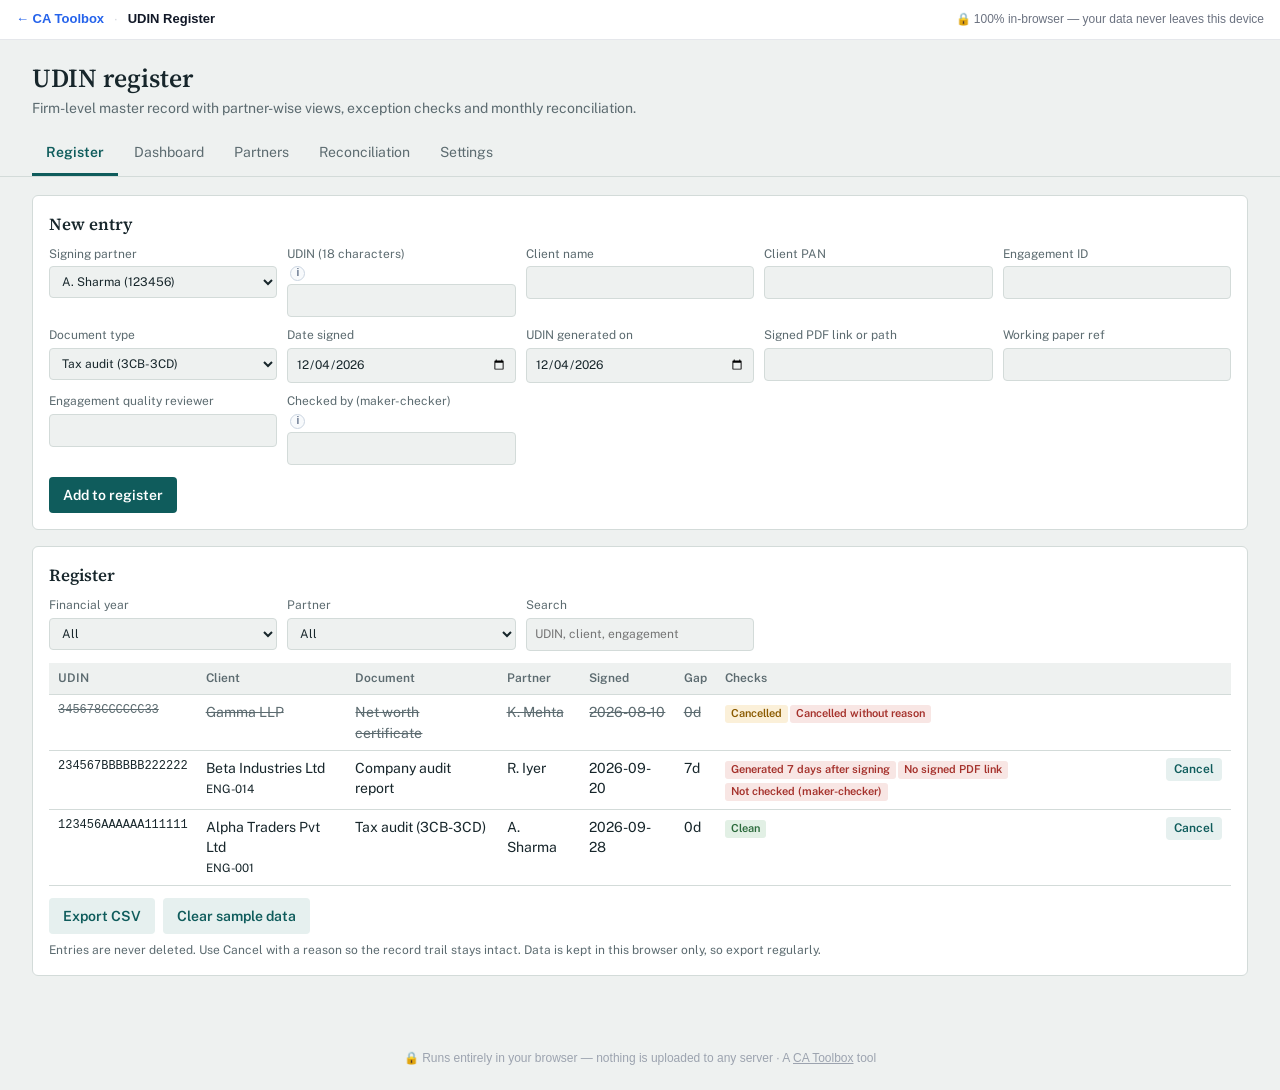
<file: udin/index.html>
<!DOCTYPE html>
<html lang="en">
<head>
<meta charset="utf-8">
<meta name="viewport" content="width=device-width, initial-scale=1, viewport-fit=cover">
<title>UDIN Register</title>
<meta name="description" content="Firm-level UDIN master register with partner-wise views, automated exception checks and monthly portal reconciliation. Runs entirely in your browser — data never leaves your device.">
<link rel="icon" type="image/svg+xml" href="favicon.svg">
<link rel="stylesheet" href="/toolbox.css">
<script src="/toolbox.js" data-tool="UDIN Register" defer></script>
<link href="https://fonts.googleapis.com/css2?family=Public+Sans:wght@400;500;600&family=Source+Serif+4:wght@600&display=swap" rel="stylesheet">
<style>
:root{--bg:#eef1f0;--panel:#fff;--ink:#17262b;--mute:#5c6b70;--line:#d3dbd9;--acc:#0f5c5c;--acc2:#e6f0ef;--bad:#a4302a;--badbg:#f8e6e4;--warn:#8a5a00;--warnbg:#fbf0d9;--ok:#2b6a3b;--okbg:#e2f0e5;
box-sizing:border-box;padding-top:env(safe-area-inset-top,0px);padding-bottom:env(safe-area-inset-bottom,0px)}
@media (prefers-color-scheme:dark){:root:not([data-theme="light"]){--bg:#101a1c;--panel:#182427;--ink:#e3ecea;--mute:#93a5a8;--line:#2c3d41;--acc:#5cc0b8;--acc2:#1d3335;--bad:#f09b93;--badbg:#3b2523;--warn:#f0c26a;--warnbg:#3a2f18;--ok:#8fd19f;--okbg:#1f3526}}
:root[data-theme="dark"]{--bg:#101a1c;--panel:#182427;--ink:#e3ecea;--mute:#93a5a8;--line:#2c3d41;--acc:#5cc0b8;--acc2:#1d3335;--bad:#f09b93;--badbg:#3b2523;--warn:#f0c26a;--warnbg:#3a2f18;--ok:#8fd19f;--okbg:#1f3526}
*{box-sizing:border-box}html{scroll-padding-top:env(safe-area-inset-top,0px)}
body{margin:0;background:var(--bg);color:var(--ink);font:14px/1.45 "Public Sans",system-ui,sans-serif}
header{padding:20px clamp(14px,3vw,32px) 0}
h1{font:600 26px "Source Serif 4",Georgia,serif;margin:0}
header p{margin:2px 0 14px;color:var(--mute)}
nav{display:flex;gap:2px;overflow-x:auto;border-bottom:1px solid var(--line);padding:0 clamp(14px,3vw,32px)}
nav button{background:none;border:0;padding:10px 14px;font:inherit;color:var(--mute);cursor:pointer;border-bottom:3px solid transparent;white-space:nowrap}
nav button[aria-selected=true]{color:var(--acc);border-color:var(--acc);font-weight:600}
main{padding:18px clamp(14px,3vw,32px) 40px;max-width:1400px}
.card{background:var(--panel);border:1px solid var(--line);border-radius:6px;padding:16px;margin-bottom:16px}
h2{font:600 17px "Source Serif 4",Georgia,serif;margin:0 0 10px}
.grid{display:grid;grid-template-columns:repeat(auto-fill,minmax(190px,1fr));gap:10px}
label{display:flex;flex-direction:column;gap:3px;font-size:12px;color:var(--mute)}
input,select,textarea{font:inherit;color:var(--ink);background:var(--bg);border:1px solid var(--line);border-radius:4px;padding:7px 8px;width:100%}
input:focus,select:focus,button:focus-visible{outline:2px solid var(--acc);outline-offset:1px}
.btn{font:inherit;font-weight:600;background:var(--acc);color:var(--panel);border:0;border-radius:4px;padding:8px 14px;cursor:pointer}
.btn.alt{background:var(--acc2);color:var(--acc)}.btn.sm{padding:3px 8px;font-size:12px}
.row{display:flex;gap:8px;flex-wrap:wrap;align-items:end;margin-top:12px}
.tw{overflow-x:auto}
table{border-collapse:collapse;width:100%;min-width:900px}
th,td{text-align:left;padding:7px 9px;border-bottom:1px solid var(--line);vertical-align:top}
th{font-weight:600;color:var(--mute);font-size:12px;background:var(--bg);position:sticky;top:0}
tr.cx td{color:var(--mute);text-decoration:line-through}tr.cx td:last-child{text-decoration:none}
.udin{font-family:ui-monospace,Menlo,monospace;font-size:12px}
.tag{display:inline-block;border-radius:3px;padding:1px 6px;font-size:11px;font-weight:600;margin:1px 2px 1px 0}
.t-bad{background:var(--badbg);color:var(--bad)}.t-warn{background:var(--warnbg);color:var(--warn)}.t-ok{background:var(--okbg);color:var(--ok)}
.kpis{display:grid;grid-template-columns:repeat(auto-fill,minmax(150px,1fr));gap:10px;margin-bottom:16px}
.kpi{background:var(--panel);border:1px solid var(--line);border-radius:6px;padding:12px}
.kpi b{font:600 26px "Source Serif 4",Georgia,serif;display:block}.kpi span{color:var(--mute);font-size:12px}
.kpi.bad b{color:var(--bad)}
.bar{height:8px;background:var(--line);border-radius:4px;overflow:hidden;min-width:100px}.bar i{display:block;height:100%;background:var(--acc)}.bar i.hi{background:var(--bad)}
.note{color:var(--mute);font-size:12px;margin:8px 0 0}
[hidden]{display:none!important}
</style>
</head>
<body>
<header>
<h1>UDIN register</h1>
<p>Firm-level master record with partner-wise views, exception checks and monthly reconciliation.</p>
</header>
<nav role="tablist" id="tabs"></nav>
<main id="main"></main>
<script>
const $=s=>document.querySelector(s);
const esc=v=>String(v??"").replace(/[&<>"']/g,c=>({"&":"&amp;","<":"&lt;",">":"&gt;",'"':"&quot;","'":"&#39;"}[c]));
const DOCS=["Tax audit (3CB-3CD)","Company audit report","Other statutory audit","GST audit / reconciliation","Transfer pricing (3CEB)","Foreign remittance (15CB)","Net worth certificate","Turnover certificate","Other certificate"];
const today=()=>new Date().toISOString().slice(0,10);
const fyOf=d=>{const t=new Date(d);const y=t.getFullYear();return t.getMonth()>=3?`${y}-${String(y+1).slice(2)}`:`${y-1}-${String(y).slice(2)}`};
const days=(a,b)=>Math.round((new Date(b)-new Date(a))/864e5);
let S=load();
function seed(){return{tab:"Register",fy:"All",pf:"All",q:"",settings:{window:0,taxLimit:60,coLimit:20},
partners:[{id:1,name:"A. Sharma",mno:"123456"},{id:2,name:"R. Iyer",mno:"234567"},{id:3,name:"K. Mehta",mno:"345678"}],
entries:[
{id:1,udin:"123456AAAAAA111111",client:"Alpha Traders Pvt Ltd",pan:"AAAPA1111A",eng:"ENG-001",doc:DOCS[0],signed:"2026-09-28",gen:"2026-09-28",pid:1,pdf:"signed/alpha-3cd.pdf",wp:"WP/2526/001",eqr:"R. Iyer",chk:"Article 1",status:"Active",reason:""},
{id:2,udin:"234567BBBBBB222222",client:"Beta Industries Ltd",pan:"AAAPB2222B",eng:"ENG-014",doc:DOCS[1],signed:"2026-09-20",gen:"2026-09-27",pid:2,pdf:"",wp:"WP/2526/014",eqr:"",chk:"",status:"Active",reason:""},
{id:3,udin:"345678CCCCCC33",client:"Gamma LLP",pan:"AAAPC3333C",eng:"",doc:DOCS[6],signed:"2026-08-10",gen:"2026-08-10",pid:3,pdf:"signed/gamma-nw.pdf",wp:"",eqr:"",chk:"Article 2",status:"Cancelled",reason:""}],
recs:[],seedData:true}}
function load(){try{const v=JSON.parse(localStorage.getItem("udinreg1"));if(v)return v}catch(e){}return seed()}
function save(){try{localStorage.setItem("udinreg1",JSON.stringify(S))}catch(e){}}
const P=id=>S.partners.find(p=>p.id==id)||{name:"?",mno:""};
function issues(e,all){
 const r=[],w=S.settings.window;
 if(e.status==="Cancelled"){if(!e.reason)r.push("Cancelled without reason");return r}
 if(!/^[A-Za-z0-9]{18}$/.test(e.udin))r.push("UDIN not 18 characters");
 else if(e.udin.slice(0,6)!==P(e.pid).mno)r.push("UDIN does not match partner membership no.");
 if(all.filter(x=>x.udin===e.udin&&x.id!==e.id).length)r.push("Duplicate UDIN");
 const g=days(e.signed,e.gen);if(g>w)r.push(`Generated ${g} days after signing`);
 if(g<0)r.push("Generated before signing date");
 if(!e.pdf)r.push("No signed PDF link");
 if(!e.wp)r.push("No working paper ref");
 if(!e.eng)r.push("No engagement ID");
 if(!e.chk)r.push("Not checked (maker-checker)");
 return r}
function tabs(){const T=["Register","Dashboard","Partners","Reconciliation","Settings"];
 $("#tabs").innerHTML=T.map(t=>`<button role="tab" aria-selected="${S.tab===t}" data-t="${t}">${t}</button>`).join("");
 $("#tabs").onclick=e=>{const t=e.target.dataset.t;if(t){S.tab=t;save();render()}}}
function filtered(){return S.entries.filter(e=>(S.fy==="All"||fyOf(e.signed)===S.fy)&&(S.pf==="All"||e.pid==S.pf)&&(!S.q||(e.udin+e.client+e.eng+e.doc).toLowerCase().includes(S.q.toLowerCase())))}
function opts(list,sel){return list.map(x=>`<option ${x==sel?"selected":""}>${esc(x)}</option>`).join("")}
function regView(){
 const fys=[...new Set(S.entries.map(e=>fyOf(e.signed)))].sort();
 const rows=filtered().sort((a,b)=>b.id-a.id);
 return `<div class="card"><h2>New entry</h2>
 <form id="f" onsubmit="return false"><div class="grid">
 <label>Signing partner<select name="pid">${S.partners.map(p=>`<option value="${p.id}">${esc(p.name)} (${p.mno})</option>`).join("")}</select></label>
 <label>UDIN (18 characters) <i class="tb-i" data-help="The 18-character UDIN from the ICAI portal. The first 6 digits must equal the signing partner's membership number — the register validates this automatically.">i</i><input name="udin" maxlength="18" required></label>
 <label>Client name<input name="client" required></label>
 <label>Client PAN<input name="pan" maxlength="10"></label>
 <label>Engagement ID<input name="eng"></label>
 <label>Document type<select name="doc">${opts(DOCS)}</select></label>
 <label>Date signed<input type="date" name="signed" value="${today()}" required></label>
 <label>UDIN generated on<input type="date" name="gen" value="${today()}" required></label>
 <label>Signed PDF link or path<input name="pdf"></label>
 <label>Working paper ref<input name="wp"></label>
 <label>Engagement quality reviewer<input name="eqr"></label>
 <label>Checked by (maker-checker) <i class="tb-i" data-help="Second-person review: whoever verified this entry against the signed document and the ICAI portal. Peer-review-ready audit trail.">i</i><input name="chk"></label>
 </div><div class="row"><button class="btn" id="add">Add to register</button><span id="msg" class="note"></span></div></form></div>
 <div class="card"><h2>Register</h2>
 <div class="grid" style="margin-bottom:12px">
 <label>Financial year<select id="ffy"><option>All</option>${opts(fys,S.fy)}</select></label>
 <label>Partner<select id="fp"><option value="All">All</option>${S.partners.map(p=>`<option value="${p.id}" ${S.pf==p.id?"selected":""}>${esc(p.name)}</option>`).join("")}</select></label>
 <label>Search<input id="fq" value="${esc(S.q)}" placeholder="UDIN, client, engagement"></label></div>
 <div class="tw"><table><thead><tr><th>UDIN</th><th>Client</th><th>Document</th><th>Partner</th><th>Signed</th><th>Gap</th><th>Checks</th><th></th></tr></thead><tbody>
 ${rows.map(e=>{const is=issues(e,S.entries);return `<tr class="${e.status==="Cancelled"?"cx":""}"><td class="udin">${esc(e.udin)}</td><td>${esc(e.client)}<br><small>${esc(e.eng)}</small></td><td>${esc(e.doc)}</td><td>${esc(P(e.pid).name)}</td><td>${e.signed}</td><td>${days(e.signed,e.gen)}d</td>
 <td>${e.status==="Cancelled"?`<span class="tag t-warn">Cancelled${e.reason?": "+esc(e.reason):""}</span>`:""}${is.length?is.map(i=>`<span class="tag t-bad">${esc(i)}</span>`).join(""):'<span class="tag t-ok">Clean</span>'}</td>
 <td>${e.status==="Active"?`<button class="btn alt sm" data-cx="${e.id}">Cancel</button>`:""}</td></tr>`}).join("")||`<tr><td colspan="8">No entries yet. Add the first one above.</td></tr>`}
 </tbody></table></div>
 <div class="row"><button class="btn alt" id="csv">Export CSV</button>${S.seedData?'<button class="btn alt" id="clr">Clear sample data</button>':""}</div>
 <p class="note">Entries are never deleted. Use Cancel with a reason so the record trail stays intact. Data is kept in this browser only, so export regularly.</p></div>`}
function regBind(){
 $("#add").onclick=()=>{const f=$("#f");if(!f.reportValidity())return;const d=Object.fromEntries(new FormData(f));
  d.id=Date.now();d.pid=+d.pid;d.status="Active";d.reason="";d.udin=d.udin.toUpperCase();
  if(S.seedData){}S.entries.push(d);save();render()};
 $("#ffy").onchange=e=>{S.fy=e.target.value;render()};$("#fp").onchange=e=>{S.pf=e.target.value;render()};
 $("#fq").oninput=e=>{S.q=e.target.value;const p=e.target.selectionStart;render();const i=$("#fq");i.focus();i.setSelectionRange(p,p)};
 document.querySelectorAll("[data-cx]").forEach(b=>b.onclick=()=>{const r=prompt("Reason for cancellation (required):");if(!r)return;const e=S.entries.find(x=>x.id==b.dataset.cx);e.status="Cancelled";e.reason=r;save();render()});
 $("#csv").onclick=()=>{const h=["UDIN","Client","PAN","Engagement","Document","Partner","Membership","Signed","Generated","Gap days","PDF","WP ref","EQR","Checked by","Status","Reason","Issues"];
  const q=v=>`"${String(v??"").replace(/"/g,'""')}"`;
  const L=[h.map(q).join(",")].concat(S.entries.map(e=>[e.udin,e.client,e.pan,e.eng,e.doc,P(e.pid).name,P(e.pid).mno,e.signed,e.gen,days(e.signed,e.gen),e.pdf,e.wp,e.eqr,e.chk,e.status,e.reason,issues(e,S.entries).join("; ")].map(q).join(",")));
  const a=document.createElement("a");a.href="data:text/csv;charset=utf-8,"+encodeURIComponent(L.join("\n"));a.download="udin-register.csv";a.click()};
 const c=$("#clr");if(c)c.onclick=()=>{if(confirm("Remove the three sample entries and sample partners?")){S.entries=[];S.partners=[];S.seedData=false;save();render()}}}
function dashView(){
 const act=S.entries.filter(e=>e.status==="Active"),cx=S.entries.filter(e=>e.status==="Cancelled");
 const ex=S.entries.map(e=>({e,i:issues(e,S.entries)})).filter(x=>x.i.length);
 const cnt=k=>ex.filter(x=>x.i.some(i=>i.startsWith(k))).length;
 const k=(n,l,b)=>`<div class="kpi ${b&&n?"bad":""}"><b>${n}</b><span>${l}</span></div>`;
 const lim=S.partners.map(p=>{const mine=act.filter(e=>e.pid==p.id);const t=mine.filter(e=>e.doc===DOCS[0]).length,c=mine.filter(e=>e.doc===DOCS[1]).length;
  const bar=(n,m)=>`<div class="bar"><i class="${n>=m*.9?"hi":""}" style="width:${Math.min(100,n/m*100)}%"></i></div>${n} of ${m}`;
  return `<tr><td>${esc(p.name)}</td><td>${mine.length}</td><td>${bar(t,S.settings.taxLimit)}</td><td>${bar(c,S.settings.coLimit)}</td></tr>`}).join("");
 return `<div class="kpis">${k(act.length,"Active UDINs")}${k(cx.length,"Cancelled")}${k(ex.length,"Entries with exceptions",1)}${k(cnt("Generated"),"Late generation",1)}${k(cnt("No signed"),"Missing signed PDF",1)}${k(cnt("No working"),"Missing working paper ref",1)}${k(cnt("Not checked"),"Unchecked entries",1)}</div>
 <div class="card"><h2>Exception list</h2><div class="tw"><table><thead><tr><th>UDIN</th><th>Client</th><th>Partner</th><th>Exceptions</th></tr></thead><tbody>
 ${ex.map(x=>`<tr><td class="udin">${esc(x.e.udin)}</td><td>${esc(x.e.client)}</td><td>${esc(P(x.e.pid).name)}</td><td>${x.i.map(i=>`<span class="tag t-bad">${esc(i)}</span>`).join("")}</td></tr>`).join("")||'<tr><td colspan="4">No exceptions. Every entry passes the automated checks.</td></tr>'}</tbody></table></div></div>
 <div class="card"><h2>Partner statutory limits</h2><div class="tw"><table><thead><tr><th>Partner</th><th>Total UDINs</th><th>Tax audits</th><th>Company audits</th></tr></thead><tbody>${lim||'<tr><td colspan="4">Add partners first.</td></tr>'}</tbody></table></div>
 <p class="note">Counts include all financial years in the register. Filter and check by year before relying on the limit view.</p></div>`}
function partView(){return `<div class="card"><h2>Partners</h2><div class="tw"><table style="min-width:400px"><thead><tr><th>Name</th><th>Membership no.</th></tr></thead><tbody>${S.partners.map(p=>`<tr><td>${esc(p.name)}</td><td>${esc(p.mno)}</td></tr>`).join("")||'<tr><td colspan="2">No partners yet.</td></tr>'}</tbody></table></div>
 <div class="row"><label>Name<input id="pn"></label><label>Membership no. (6 digits)<input id="pm" maxlength="6"></label><button class="btn" id="pa">Add partner</button></div>
 <p class="note">The first six characters of every UDIN must equal the signing partner's membership number. The register checks this automatically.</p></div>`}
function partBind(){$("#pa").onclick=()=>{const n=$("#pn").value.trim(),m=$("#pm").value.trim();if(!n||!/^\d{6}$/.test(m)){alert("Enter a name and a 6-digit membership number.");return}S.partners.push({id:Date.now(),name:n,mno:m});save();render()}}
function recView(){
 const cur=today().slice(0,7);
 return `<div class="card"><h2>Monthly reconciliation</h2>
 <div class="grid"><label>Month<input type="month" id="rm" value="${cur}"></label><label>UDINs on the portal (my-UDIN list)<input type="number" id="rp" min="0"></label><label>Done by<input id="rb"></label><label>Differences and how resolved<input id="rn"></label></div>
 <div class="row"><button class="btn" id="ra">Save sign-off</button></div>
 <p class="note">Register count is taken from UDIN generation dates in the month, active and cancelled entries together, since both appear on the portal.</p></div>
 <div class="card"><h2>Sign-offs</h2><div class="tw"><table style="min-width:600px"><thead><tr><th>Month</th><th>Portal</th><th>Register</th><th>Result</th><th>Done by</th><th>Notes</th></tr></thead><tbody>
 ${[...S.recs].reverse().map(r=>`<tr><td>${r.m}</td><td>${r.p}</td><td>${r.r}</td><td>${r.p==r.r?'<span class="tag t-ok">Matches</span>':'<span class="tag t-bad">Difference of '+Math.abs(r.p-r.r)+"</span>"}</td><td>${esc(r.by)}</td><td>${esc(r.n)}</td></tr>`).join("")||'<tr><td colspan="6">No sign-offs recorded yet.</td></tr>'}</tbody></table></div></div>`}
function recBind(){$("#ra").onclick=()=>{const m=$("#rm").value,p=$("#rp").value,by=$("#rb").value.trim();if(!m||p===""||!by){alert("Enter month, portal count and who did the reconciliation.");return}
 const r=S.entries.filter(e=>e.gen.slice(0,7)===m).length;S.recs.push({m,p:+p,r,by,n:$("#rn").value});save();render()}}
function setView(){const s=S.settings;return `<div class="card"><h2>Settings</h2><div class="grid">
 <label>Allowed days between signing and UDIN generation<input type="number" min="0" id="sw" value="${s.window}"></label>
 <label>Tax audit limit per partner<input type="number" min="1" id="st" value="${s.taxLimit}"></label>
 <label>Company audit limit per partner<input type="number" min="1" id="sc" value="${s.coLimit}"></label></div>
 <div class="row"><button class="btn" id="ss">Save settings</button></div>
 <p class="note">Confirm the current UDIN timeline and statutory limits against the latest ICAI guidance before relying on these values. Peer review checklists change from time to time.</p></div>`}
function setBind(){$("#ss").onclick=()=>{S.settings={window:+$("#sw").value,taxLimit:+$("#st").value,coLimit:+$("#sc").value};save();render()}}
function render(){tabs();const t=S.tab,m=$("#main");
 m.innerHTML={Register:regView,Dashboard:dashView,Partners:partView,Reconciliation:recView,Settings:setView}[t]();
 ({Register:regBind,Partners:partBind,Reconciliation:recBind,Settings:setBind}[t]||(()=>{}))()}
render();
</script>
</body>
</html>
</file>
<file: toolbox.css>
/* ============================================================
   CA Toolbox — shared chrome for all hosted tools
   Include in every tool:
     <link rel="stylesheet" href="/toolbox.css">
     <script src="/toolbox.js" data-tool="Tool Name" defer></script>
   ============================================================ */

/* ── Standard top bar ── */
.tb-bar {
  position: fixed;
  top: 0; left: 0; right: 0;
  height: 40px;
  z-index: 5000;
  background: #ffffff;
  border-bottom: 1px solid #e5e7eb;
  display: flex;
  align-items: center;
  gap: 10px;
  padding: 0 16px;
  font-family: -apple-system, BlinkMacSystemFont, "Segoe UI", Roboto, sans-serif;
  font-size: 13px;
  color: #111827;
  box-sizing: border-box;
}
.tb-bar * { box-sizing: border-box; }
.tb-bar a {
  color: #2563eb;
  text-decoration: none;
  font-weight: 600;
  white-space: nowrap;
}
.tb-bar a:hover { text-decoration: underline; }
.tb-bar .tb-sep { color: #d1d5db; }
.tb-bar .tb-name {
  font-weight: 600;
  color: #111827;
  white-space: nowrap;
  overflow: hidden;
  text-overflow: ellipsis;
}
.tb-bar .tb-privacy {
  margin-left: auto;
  color: #6b7280;
  font-size: 12px;
  white-space: nowrap;
  display: inline-flex;
  align-items: center;
  gap: 5px;
}

/* ── Standard footer (skipped when the tool has its own) ── */
.tb-footer {
  text-align: center;
  padding: 18px 16px 22px;
  font-family: -apple-system, BlinkMacSystemFont, "Segoe UI", Roboto, sans-serif;
  font-size: 12px;
  color: #9ca3af;
  width: 100%;
}

/* ── ⓘ inline help button ── */
.tb-i {
  display: inline-flex;
  align-items: center;
  justify-content: center;
  width: 15px;
  height: 15px;
  min-width: 15px;
  border-radius: 50%;
  border: 1px solid #cbd5e1;
  background: #f8fafc;
  color: #64748b;
  font: 600 10px/1 -apple-system, BlinkMacSystemFont, "Segoe UI", sans-serif;
  font-style: normal;
  cursor: help;
  user-select: none;
  vertical-align: middle;
  margin: 0 3px;
  padding: 0;
}
.tb-i:hover { background: #eef2ff; border-color: #93c5fd; color: #2563eb; }

/* ── Help popover ── */
.tb-pop {
  position: fixed;
  z-index: 6000;
  max-width: 270px;
  background: #111827;
  color: #f9fafb;
  font: 400 12px/1.55 -apple-system, BlinkMacSystemFont, "Segoe UI", sans-serif;
  padding: 10px 12px;
  border-radius: 8px;
  box-shadow: 0 8px 24px rgba(0, 0, 0, 0.25);
  pointer-events: none;
}

/* ── Layout adjustments so the fixed bar never covers tool UI ── */
body.has-tbbar { padding-top: 40px !important; }
body.has-tbbar #sidebar { top: 40px !important; height: calc(100vh - 40px) !important; }  /* Litigation Tracker */
body.has-tbbar .bar { top: 40px !important; }   /* e-Signer sticky toolbar */
body.has-tbbar #hdr { top: 40px !important; }   /* Fixed Asset Manager sticky header */
body.has-tbbar #lib { top: 40px !important; }   /* e-Signer image library panel */

/* ── Print: chrome and help never appear on paper ── */
@media print {
  .tb-bar, .tb-footer, .tb-i, .tb-pop { display: none !important; }
  body.has-tbbar { padding-top: 0 !important; }
  body.has-tbbar #sidebar { top: 0 !important; height: 100vh !important; }
  body.has-tbbar .bar, body.has-tbbar #hdr { top: 0 !important; }
  body.has-tbbar #lib { top: 0 !important; }
}
</file>
<file: gstr2b/assets/index-lKwXRAap.css>
*,:before,:after{--tw-border-spacing-x: 0;--tw-border-spacing-y: 0;--tw-translate-x: 0;--tw-translate-y: 0;--tw-rotate: 0;--tw-skew-x: 0;--tw-skew-y: 0;--tw-scale-x: 1;--tw-scale-y: 1;--tw-pan-x: ;--tw-pan-y: ;--tw-pinch-zoom: ;--tw-scroll-snap-strictness: proximity;--tw-gradient-from-position: ;--tw-gradient-via-position: ;--tw-gradient-to-position: ;--tw-ordinal: ;--tw-slashed-zero: ;--tw-numeric-figure: ;--tw-numeric-spacing: ;--tw-numeric-fraction: ;--tw-ring-inset: ;--tw-ring-offset-width: 0px;--tw-ring-offset-color: #fff;--tw-ring-color: rgb(59 130 246 / .5);--tw-ring-offset-shadow: 0 0 #0000;--tw-ring-shadow: 0 0 #0000;--tw-shadow: 0 0 #0000;--tw-shadow-colored: 0 0 #0000;--tw-blur: ;--tw-brightness: ;--tw-contrast: ;--tw-grayscale: ;--tw-hue-rotate: ;--tw-invert: ;--tw-saturate: ;--tw-sepia: ;--tw-drop-shadow: ;--tw-backdrop-blur: ;--tw-backdrop-brightness: ;--tw-backdrop-contrast: ;--tw-backdrop-grayscale: ;--tw-backdrop-hue-rotate: ;--tw-backdrop-invert: ;--tw-backdrop-opacity: ;--tw-backdrop-saturate: ;--tw-backdrop-sepia: ;--tw-contain-size: ;--tw-contain-layout: ;--tw-contain-paint: ;--tw-contain-style: }::backdrop{--tw-border-spacing-x: 0;--tw-border-spacing-y: 0;--tw-translate-x: 0;--tw-translate-y: 0;--tw-rotate: 0;--tw-skew-x: 0;--tw-skew-y: 0;--tw-scale-x: 1;--tw-scale-y: 1;--tw-pan-x: ;--tw-pan-y: ;--tw-pinch-zoom: ;--tw-scroll-snap-strictness: proximity;--tw-gradient-from-position: ;--tw-gradient-via-position: ;--tw-gradient-to-position: ;--tw-ordinal: ;--tw-slashed-zero: ;--tw-numeric-figure: ;--tw-numeric-spacing: ;--tw-numeric-fraction: ;--tw-ring-inset: ;--tw-ring-offset-width: 0px;--tw-ring-offset-color: #fff;--tw-ring-color: rgb(59 130 246 / .5);--tw-ring-offset-shadow: 0 0 #0000;--tw-ring-shadow: 0 0 #0000;--tw-shadow: 0 0 #0000;--tw-shadow-colored: 0 0 #0000;--tw-blur: ;--tw-brightness: ;--tw-contrast: ;--tw-grayscale: ;--tw-hue-rotate: ;--tw-invert: ;--tw-saturate: ;--tw-sepia: ;--tw-drop-shadow: ;--tw-backdrop-blur: ;--tw-backdrop-brightness: ;--tw-backdrop-contrast: ;--tw-backdrop-grayscale: ;--tw-backdrop-hue-rotate: ;--tw-backdrop-invert: ;--tw-backdrop-opacity: ;--tw-backdrop-saturate: ;--tw-backdrop-sepia: ;--tw-contain-size: ;--tw-contain-layout: ;--tw-contain-paint: ;--tw-contain-style: }*,:before,:after{box-sizing:border-box;border-width:0;border-style:solid;border-color:#e5e7eb}:before,:after{--tw-content: ""}html,:host{line-height:1.5;-webkit-text-size-adjust:100%;-moz-tab-size:4;-o-tab-size:4;tab-size:4;font-family:ui-sans-serif,system-ui,sans-serif,"Apple Color Emoji","Segoe UI Emoji",Segoe UI Symbol,"Noto Color Emoji";font-feature-settings:normal;font-variation-settings:normal;-webkit-tap-highlight-color:transparent}body{margin:0;line-height:inherit}hr{height:0;color:inherit;border-top-width:1px}abbr:where([title]){-webkit-text-decoration:underline dotted;text-decoration:underline dotted}h1,h2,h3,h4,h5,h6{font-size:inherit;font-weight:inherit}a{color:inherit;text-decoration:inherit}b,strong{font-weight:bolder}code,kbd,samp,pre{font-family:ui-monospace,SFMono-Regular,Menlo,Monaco,Consolas,Liberation Mono,Courier New,monospace;font-feature-settings:normal;font-variation-settings:normal;font-size:1em}small{font-size:80%}sub,sup{font-size:75%;line-height:0;position:relative;vertical-align:baseline}sub{bottom:-.25em}sup{top:-.5em}table{text-indent:0;border-color:inherit;border-collapse:collapse}button,input,optgroup,select,textarea{font-family:inherit;font-feature-settings:inherit;font-variation-settings:inherit;font-size:100%;font-weight:inherit;line-height:inherit;letter-spacing:inherit;color:inherit;margin:0;padding:0}button,select{text-transform:none}button,input:where([type=button]),input:where([type=reset]),input:where([type=submit]){-webkit-appearance:button;background-color:transparent;background-image:none}:-moz-focusring{outline:auto}:-moz-ui-invalid{box-shadow:none}progress{vertical-align:baseline}::-webkit-inner-spin-button,::-webkit-outer-spin-button{height:auto}[type=search]{-webkit-appearance:textfield;outline-offset:-2px}::-webkit-search-decoration{-webkit-appearance:none}::-webkit-file-upload-button{-webkit-appearance:button;font:inherit}summary{display:list-item}blockquote,dl,dd,h1,h2,h3,h4,h5,h6,hr,figure,p,pre{margin:0}fieldset{margin:0;padding:0}legend{padding:0}ol,ul,menu{list-style:none;margin:0;padding:0}dialog{padding:0}textarea{resize:vertical}input::-moz-placeholder,textarea::-moz-placeholder{opacity:1;color:#9ca3af}input::placeholder,textarea::placeholder{opacity:1;color:#9ca3af}button,[role=button]{cursor:pointer}:disabled{cursor:default}img,svg,video,canvas,audio,iframe,embed,object{display:block;vertical-align:middle}img,video{max-width:100%;height:auto}[hidden]:where(:not([hidden=until-found])){display:none}.absolute{position:absolute}.relative{position:relative}.sticky{position:sticky}.inset-0{top:0;right:0;bottom:0;left:0}.top-0{top:0}.z-10{z-index:10}.mx-auto{margin-left:auto;margin-right:auto}.mb-1{margin-bottom:.25rem}.mb-10{margin-bottom:2.5rem}.mb-2{margin-bottom:.5rem}.mb-3{margin-bottom:.75rem}.mb-4{margin-bottom:1rem}.mb-6{margin-bottom:1.5rem}.mb-8{margin-bottom:2rem}.mr-1{margin-right:.25rem}.mr-2{margin-right:.5rem}.mr-3{margin-right:.75rem}.mr-4{margin-right:1rem}.mt-0\.5{margin-top:.125rem}.mt-1{margin-top:.25rem}.mt-2{margin-top:.5rem}.mt-4{margin-top:1rem}.mt-6{margin-top:1.5rem}.mt-auto{margin-top:auto}.block{display:block}.flex{display:flex}.table{display:table}.grid{display:grid}.hidden{display:none}.h-10{height:2.5rem}.h-12{height:3rem}.h-16{height:4rem}.h-24{height:6rem}.h-3{height:.75rem}.h-4{height:1rem}.h-5{height:1.25rem}.h-8{height:2rem}.min-h-\[200px\]{min-height:200px}.min-h-screen{min-height:100vh}.w-10{width:2.5rem}.w-12{width:3rem}.w-16{width:4rem}.w-24{width:6rem}.w-3{width:.75rem}.w-4{width:1rem}.w-5{width:1.25rem}.w-8{width:2rem}.w-full{width:100%}.max-w-2xl{max-width:42rem}.max-w-4xl{max-width:56rem}.max-w-5xl{max-width:64rem}.max-w-7xl{max-width:80rem}.flex-1{flex:1 1 0%}@keyframes pulse{50%{opacity:.5}}.animate-pulse{animation:pulse 2s cubic-bezier(.4,0,.6,1) infinite}@keyframes spin{to{transform:rotate(360deg)}}.animate-spin{animation:spin 1s linear infinite}.cursor-not-allowed{cursor:not-allowed}.cursor-pointer{cursor:pointer}.grid-cols-1{grid-template-columns:repeat(1,minmax(0,1fr))}.flex-col{flex-direction:column}.items-start{align-items:flex-start}.items-end{align-items:flex-end}.items-center{align-items:center}.justify-center{justify-content:center}.justify-between{justify-content:space-between}.gap-4{gap:1rem}.gap-8{gap:2rem}.space-x-2>:not([hidden])~:not([hidden]){--tw-space-x-reverse: 0;margin-right:calc(.5rem * var(--tw-space-x-reverse));margin-left:calc(.5rem * calc(1 - var(--tw-space-x-reverse)))}.space-x-3>:not([hidden])~:not([hidden]){--tw-space-x-reverse: 0;margin-right:calc(.75rem * var(--tw-space-x-reverse));margin-left:calc(.75rem * calc(1 - var(--tw-space-x-reverse)))}.space-y-2>:not([hidden])~:not([hidden]){--tw-space-y-reverse: 0;margin-top:calc(.5rem * calc(1 - var(--tw-space-y-reverse)));margin-bottom:calc(.5rem * var(--tw-space-y-reverse))}.rounded-2xl{border-radius:1rem}.rounded-full{border-radius:9999px}.rounded-lg{border-radius:.5rem}.rounded-xl{border-radius:.75rem}.border{border-width:1px}.border-2{border-width:2px}.border-4{border-width:4px}.border-b{border-bottom-width:1px}.border-t{border-top-width:1px}.border-dashed{border-style:dashed}.border-black\/10{border-color:#0000001a}.border-blue-100{--tw-border-opacity: 1;border-color:rgb(219 234 254 / var(--tw-border-opacity, 1))}.border-blue-300{--tw-border-opacity: 1;border-color:rgb(147 197 253 / var(--tw-border-opacity, 1))}.border-blue-600{--tw-border-opacity: 1;border-color:rgb(37 99 235 / var(--tw-border-opacity, 1))}.border-gray-100{--tw-border-opacity: 1;border-color:rgb(243 244 246 / var(--tw-border-opacity, 1))}.border-gray-200{--tw-border-opacity: 1;border-color:rgb(229 231 235 / var(--tw-border-opacity, 1))}.border-gray-300{--tw-border-opacity: 1;border-color:rgb(209 213 219 / var(--tw-border-opacity, 1))}.border-green-200{--tw-border-opacity: 1;border-color:rgb(187 247 208 / var(--tw-border-opacity, 1))}.border-green-500{--tw-border-opacity: 1;border-color:rgb(34 197 94 / var(--tw-border-opacity, 1))}.border-purple-200{--tw-border-opacity: 1;border-color:rgb(233 213 255 / var(--tw-border-opacity, 1))}.border-red-100{--tw-border-opacity: 1;border-color:rgb(254 226 226 / var(--tw-border-opacity, 1))}.border-red-200{--tw-border-opacity: 1;border-color:rgb(254 202 202 / var(--tw-border-opacity, 1))}.border-white{--tw-border-opacity: 1;border-color:rgb(255 255 255 / var(--tw-border-opacity, 1))}.border-yellow-200{--tw-border-opacity: 1;border-color:rgb(254 240 138 / var(--tw-border-opacity, 1))}.border-t-transparent{border-top-color:transparent}.bg-blue-50{--tw-bg-opacity: 1;background-color:rgb(239 246 255 / var(--tw-bg-opacity, 1))}.bg-blue-600{--tw-bg-opacity: 1;background-color:rgb(37 99 235 / var(--tw-bg-opacity, 1))}.bg-gray-100{--tw-bg-opacity: 1;background-color:rgb(243 244 246 / var(--tw-bg-opacity, 1))}.bg-gray-200{--tw-bg-opacity: 1;background-color:rgb(229 231 235 / var(--tw-bg-opacity, 1))}.bg-gray-50{--tw-bg-opacity: 1;background-color:rgb(249 250 251 / var(--tw-bg-opacity, 1))}.bg-gray-900{--tw-bg-opacity: 1;background-color:rgb(17 24 39 / var(--tw-bg-opacity, 1))}.bg-green-50{--tw-bg-opacity: 1;background-color:rgb(240 253 244 / var(--tw-bg-opacity, 1))}.bg-green-600{--tw-bg-opacity: 1;background-color:rgb(22 163 74 / var(--tw-bg-opacity, 1))}.bg-purple-50{--tw-bg-opacity: 1;background-color:rgb(250 245 255 / var(--tw-bg-opacity, 1))}.bg-purple-600{--tw-bg-opacity: 1;background-color:rgb(147 51 234 / var(--tw-bg-opacity, 1))}.bg-red-100{--tw-bg-opacity: 1;background-color:rgb(254 226 226 / var(--tw-bg-opacity, 1))}.bg-red-50{--tw-bg-opacity: 1;background-color:rgb(254 242 242 / var(--tw-bg-opacity, 1))}.bg-white{--tw-bg-opacity: 1;background-color:rgb(255 255 255 / var(--tw-bg-opacity, 1))}.bg-yellow-50{--tw-bg-opacity: 1;background-color:rgb(254 252 232 / var(--tw-bg-opacity, 1))}.p-1{padding:.25rem}.p-10{padding:2.5rem}.p-16{padding:4rem}.p-3{padding:.75rem}.p-4{padding:1rem}.p-5{padding:1.25rem}.p-8{padding:2rem}.px-4{padding-left:1rem;padding-right:1rem}.px-5{padding-left:1.25rem;padding-right:1.25rem}.px-6{padding-left:1.5rem;padding-right:1.5rem}.px-8{padding-left:2rem;padding-right:2rem}.py-2{padding-top:.5rem;padding-bottom:.5rem}.py-3{padding-top:.75rem;padding-bottom:.75rem}.py-4{padding-top:1rem;padding-bottom:1rem}.py-6{padding-top:1.5rem;padding-bottom:1.5rem}.pb-12{padding-bottom:3rem}.pb-4{padding-bottom:1rem}.pt-2{padding-top:.5rem}.text-center{text-align:center}.font-mono{font-family:ui-monospace,SFMono-Regular,Menlo,Monaco,Consolas,Liberation Mono,Courier New,monospace}.font-sans{font-family:ui-sans-serif,system-ui,sans-serif,"Apple Color Emoji","Segoe UI Emoji",Segoe UI Symbol,"Noto Color Emoji"}.text-2xl{font-size:1.5rem;line-height:2rem}.text-lg{font-size:1.125rem;line-height:1.75rem}.text-sm{font-size:.875rem;line-height:1.25rem}.text-xl{font-size:1.25rem;line-height:1.75rem}.text-xs{font-size:.75rem;line-height:1rem}.font-bold{font-weight:700}.font-medium{font-weight:500}.font-semibold{font-weight:600}.uppercase{text-transform:uppercase}.tracking-tight{letter-spacing:-.025em}.tracking-wide{letter-spacing:.025em}.tracking-wider{letter-spacing:.05em}.text-blue-400{--tw-text-opacity: 1;color:rgb(96 165 250 / var(--tw-text-opacity, 1))}.text-blue-500{--tw-text-opacity: 1;color:rgb(59 130 246 / var(--tw-text-opacity, 1))}.text-blue-600{--tw-text-opacity: 1;color:rgb(37 99 235 / var(--tw-text-opacity, 1))}.text-gray-400{--tw-text-opacity: 1;color:rgb(156 163 175 / var(--tw-text-opacity, 1))}.text-gray-500{--tw-text-opacity: 1;color:rgb(107 114 128 / var(--tw-text-opacity, 1))}.text-gray-600{--tw-text-opacity: 1;color:rgb(75 85 99 / var(--tw-text-opacity, 1))}.text-gray-700{--tw-text-opacity: 1;color:rgb(55 65 81 / var(--tw-text-opacity, 1))}.text-gray-800{--tw-text-opacity: 1;color:rgb(31 41 55 / var(--tw-text-opacity, 1))}.text-gray-900{--tw-text-opacity: 1;color:rgb(17 24 39 / var(--tw-text-opacity, 1))}.text-green-500{--tw-text-opacity: 1;color:rgb(34 197 94 / var(--tw-text-opacity, 1))}.text-green-600{--tw-text-opacity: 1;color:rgb(22 163 74 / var(--tw-text-opacity, 1))}.text-green-900{--tw-text-opacity: 1;color:rgb(20 83 45 / var(--tw-text-opacity, 1))}.text-purple-600{--tw-text-opacity: 1;color:rgb(147 51 234 / var(--tw-text-opacity, 1))}.text-purple-900{--tw-text-opacity: 1;color:rgb(88 28 135 / var(--tw-text-opacity, 1))}.text-red-600{--tw-text-opacity: 1;color:rgb(220 38 38 / var(--tw-text-opacity, 1))}.text-red-900{--tw-text-opacity: 1;color:rgb(127 29 29 / var(--tw-text-opacity, 1))}.text-white{--tw-text-opacity: 1;color:rgb(255 255 255 / var(--tw-text-opacity, 1))}.text-yellow-900{--tw-text-opacity: 1;color:rgb(113 63 18 / var(--tw-text-opacity, 1))}.opacity-80{opacity:.8}.opacity-90{opacity:.9}.shadow-inner{--tw-shadow: inset 0 2px 4px 0 rgb(0 0 0 / .05);--tw-shadow-colored: inset 0 2px 4px 0 var(--tw-shadow-color);box-shadow:var(--tw-ring-offset-shadow, 0 0 #0000),var(--tw-ring-shadow, 0 0 #0000),var(--tw-shadow)}.shadow-lg{--tw-shadow: 0 10px 15px -3px rgb(0 0 0 / .1), 0 4px 6px -4px rgb(0 0 0 / .1);--tw-shadow-colored: 0 10px 15px -3px var(--tw-shadow-color), 0 4px 6px -4px var(--tw-shadow-color);box-shadow:var(--tw-ring-offset-shadow, 0 0 #0000),var(--tw-ring-shadow, 0 0 #0000),var(--tw-shadow)}.shadow-sm{--tw-shadow: 0 1px 2px 0 rgb(0 0 0 / .05);--tw-shadow-colored: 0 1px 2px 0 var(--tw-shadow-color);box-shadow:var(--tw-ring-offset-shadow, 0 0 #0000),var(--tw-ring-shadow, 0 0 #0000),var(--tw-shadow)}.shadow-xl{--tw-shadow: 0 20px 25px -5px rgb(0 0 0 / .1), 0 8px 10px -6px rgb(0 0 0 / .1);--tw-shadow-colored: 0 20px 25px -5px var(--tw-shadow-color), 0 8px 10px -6px var(--tw-shadow-color);box-shadow:var(--tw-ring-offset-shadow, 0 0 #0000),var(--tw-ring-shadow, 0 0 #0000),var(--tw-shadow)}.shadow-green-600\/20{--tw-shadow-color: rgb(22 163 74 / .2);--tw-shadow: var(--tw-shadow-colored)}.filter{filter:var(--tw-blur) var(--tw-brightness) var(--tw-contrast) var(--tw-grayscale) var(--tw-hue-rotate) var(--tw-invert) var(--tw-saturate) var(--tw-sepia) var(--tw-drop-shadow)}.transition-all{transition-property:all;transition-timing-function:cubic-bezier(.4,0,.2,1);transition-duration:.15s}.transition-colors{transition-property:color,background-color,border-color,text-decoration-color,fill,stroke;transition-timing-function:cubic-bezier(.4,0,.2,1);transition-duration:.15s}.duration-500{transition-duration:.5s}.ease-out{transition-timing-function:cubic-bezier(0,0,.2,1)}body{margin:0;font-family:-apple-system,BlinkMacSystemFont,Segoe UI,Roboto,Oxygen,Ubuntu,Cantarell,Fira Sans,Droid Sans,Helvetica Neue,sans-serif;-webkit-font-smoothing:antialiased;-moz-osx-font-smoothing:grayscale;background-color:#f3f4f6}.hover\:border-blue-500:hover{--tw-border-opacity: 1;border-color:rgb(59 130 246 / var(--tw-border-opacity, 1))}.hover\:bg-blue-100:hover{--tw-bg-opacity: 1;background-color:rgb(219 234 254 / var(--tw-bg-opacity, 1))}.hover\:bg-blue-50:hover{--tw-bg-opacity: 1;background-color:rgb(239 246 255 / var(--tw-bg-opacity, 1))}.hover\:bg-blue-700:hover{--tw-bg-opacity: 1;background-color:rgb(29 78 216 / var(--tw-bg-opacity, 1))}.hover\:bg-gray-200:hover{--tw-bg-opacity: 1;background-color:rgb(229 231 235 / var(--tw-bg-opacity, 1))}.hover\:bg-gray-800:hover{--tw-bg-opacity: 1;background-color:rgb(31 41 55 / var(--tw-bg-opacity, 1))}.hover\:bg-green-700:hover{--tw-bg-opacity: 1;background-color:rgb(21 128 61 / var(--tw-bg-opacity, 1))}.hover\:bg-purple-700:hover{--tw-bg-opacity: 1;background-color:rgb(126 34 206 / var(--tw-bg-opacity, 1))}.hover\:text-gray-700:hover{--tw-text-opacity: 1;color:rgb(55 65 81 / var(--tw-text-opacity, 1))}.hover\:text-red-500:hover{--tw-text-opacity: 1;color:rgb(239 68 68 / var(--tw-text-opacity, 1))}.hover\:shadow-blue-500\/30:hover{--tw-shadow-color: rgb(59 130 246 / .3);--tw-shadow: var(--tw-shadow-colored)}.hover\:shadow-purple-500\/30:hover{--tw-shadow-color: rgb(168 85 247 / .3);--tw-shadow: var(--tw-shadow-colored)}.focus\:border-transparent:focus{border-color:transparent}.focus\:outline-none:focus{outline:2px solid transparent;outline-offset:2px}.focus\:ring-2:focus{--tw-ring-offset-shadow: var(--tw-ring-inset) 0 0 0 var(--tw-ring-offset-width) var(--tw-ring-offset-color);--tw-ring-shadow: var(--tw-ring-inset) 0 0 0 calc(2px + var(--tw-ring-offset-width)) var(--tw-ring-color);box-shadow:var(--tw-ring-offset-shadow),var(--tw-ring-shadow),var(--tw-shadow, 0 0 #0000)}.focus\:ring-blue-400:focus{--tw-ring-opacity: 1;--tw-ring-color: rgb(96 165 250 / var(--tw-ring-opacity, 1))}@media (min-width: 768px){.md\:grid-cols-2{grid-template-columns:repeat(2,minmax(0,1fr))}}@media (min-width: 1024px){.lg\:grid-cols-4{grid-template-columns:repeat(4,minmax(0,1fr))}}
</file>
